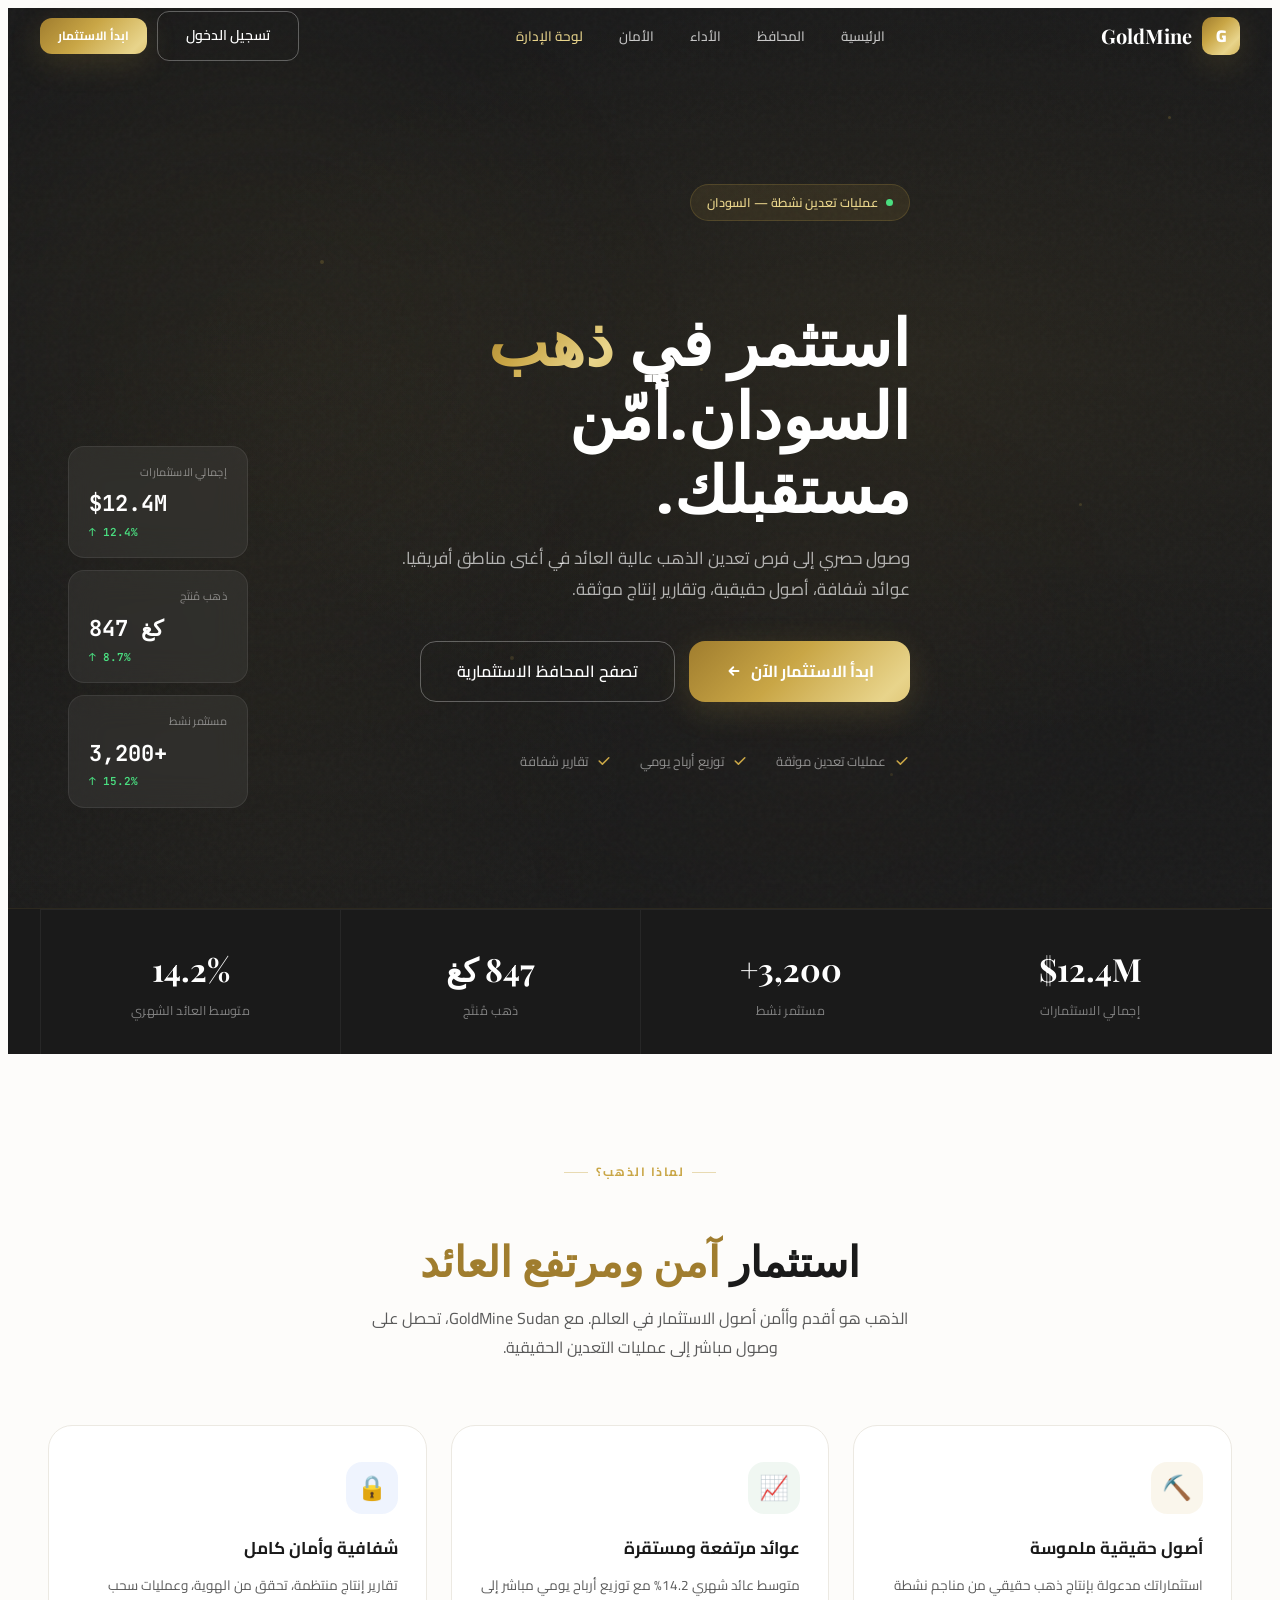
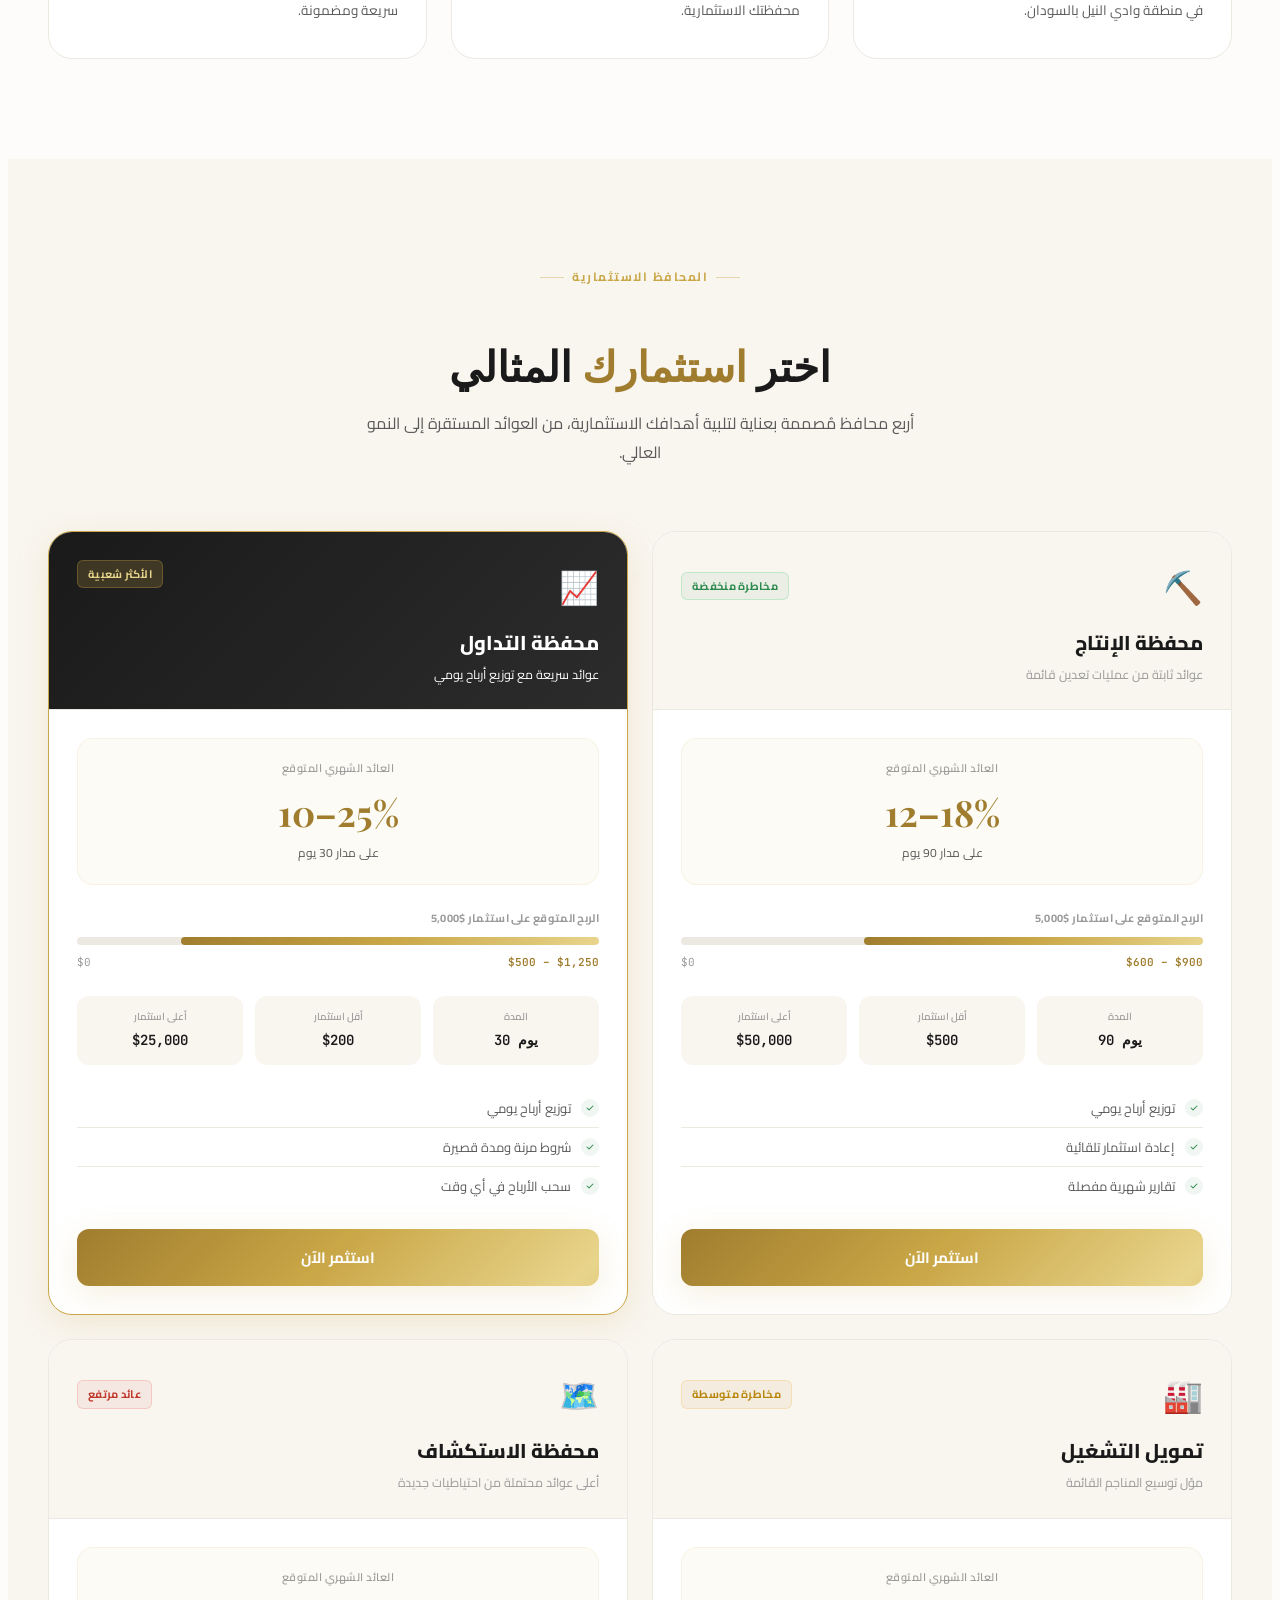
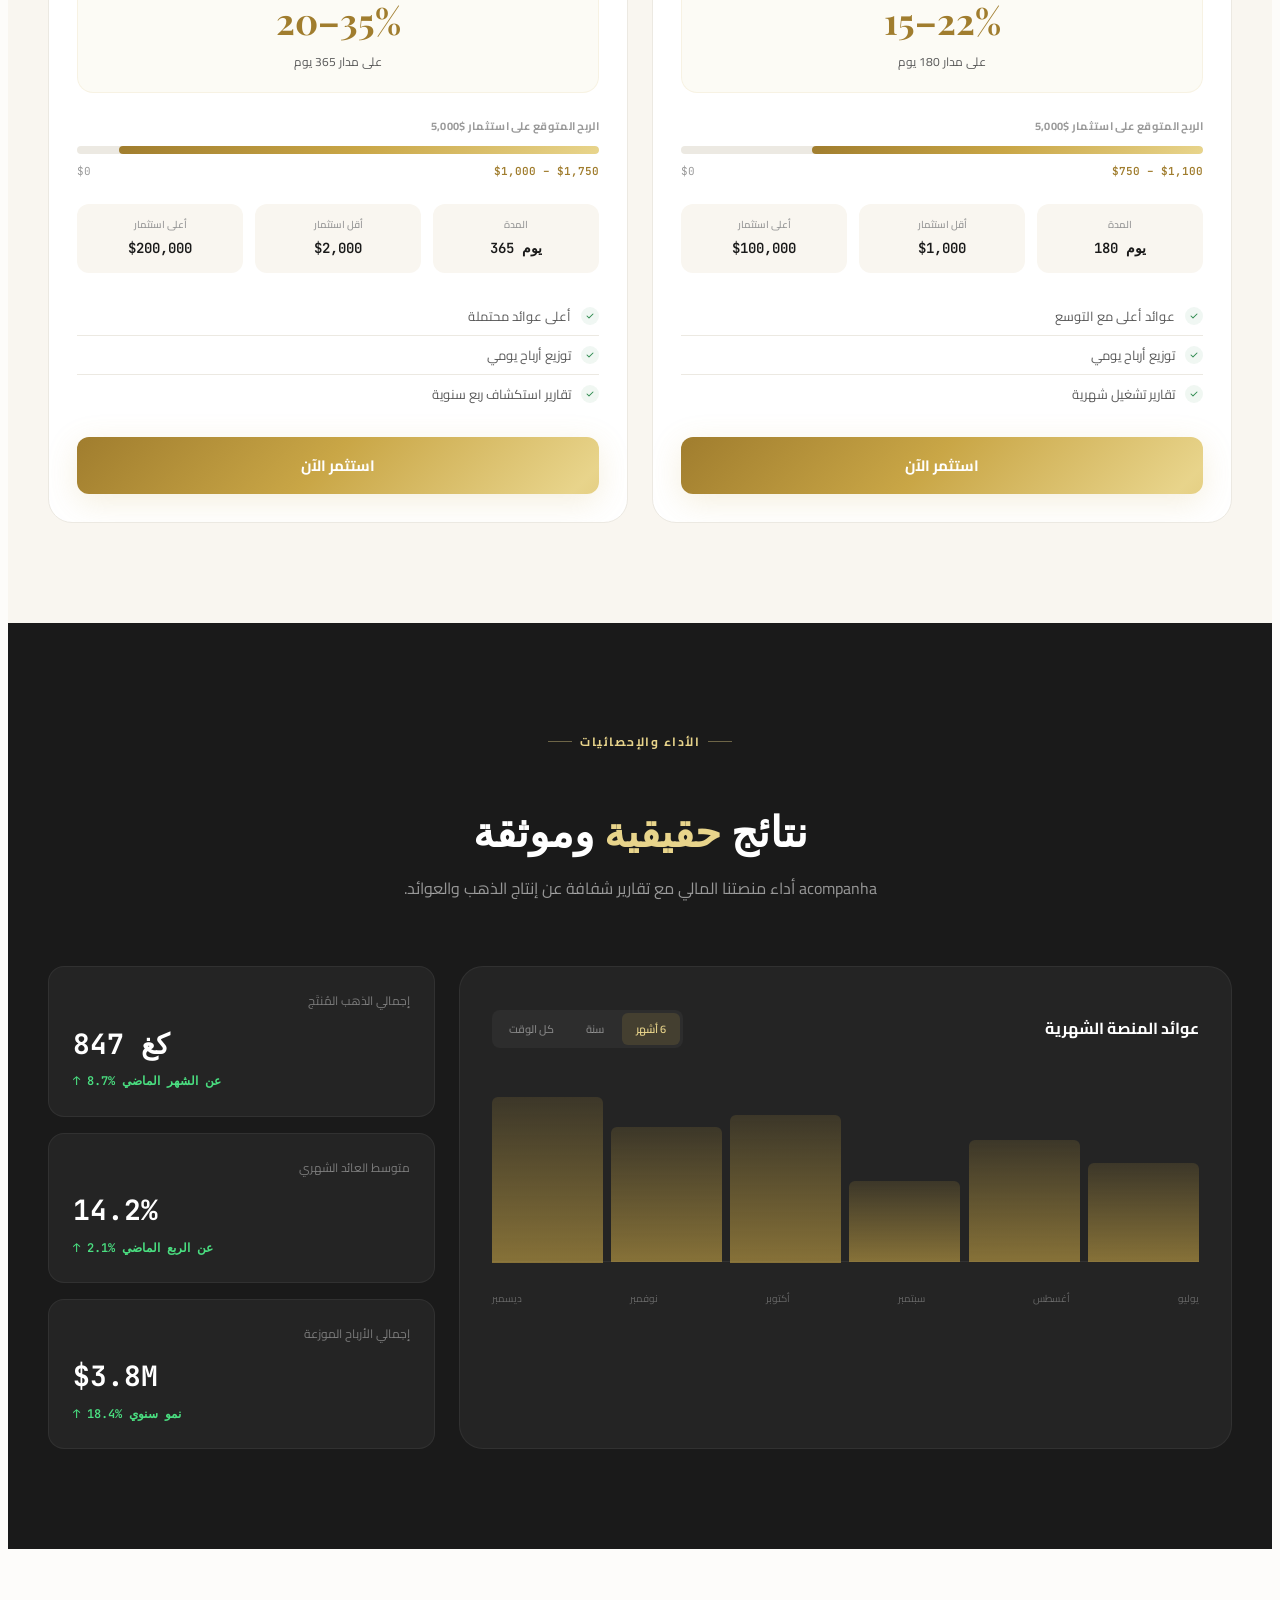
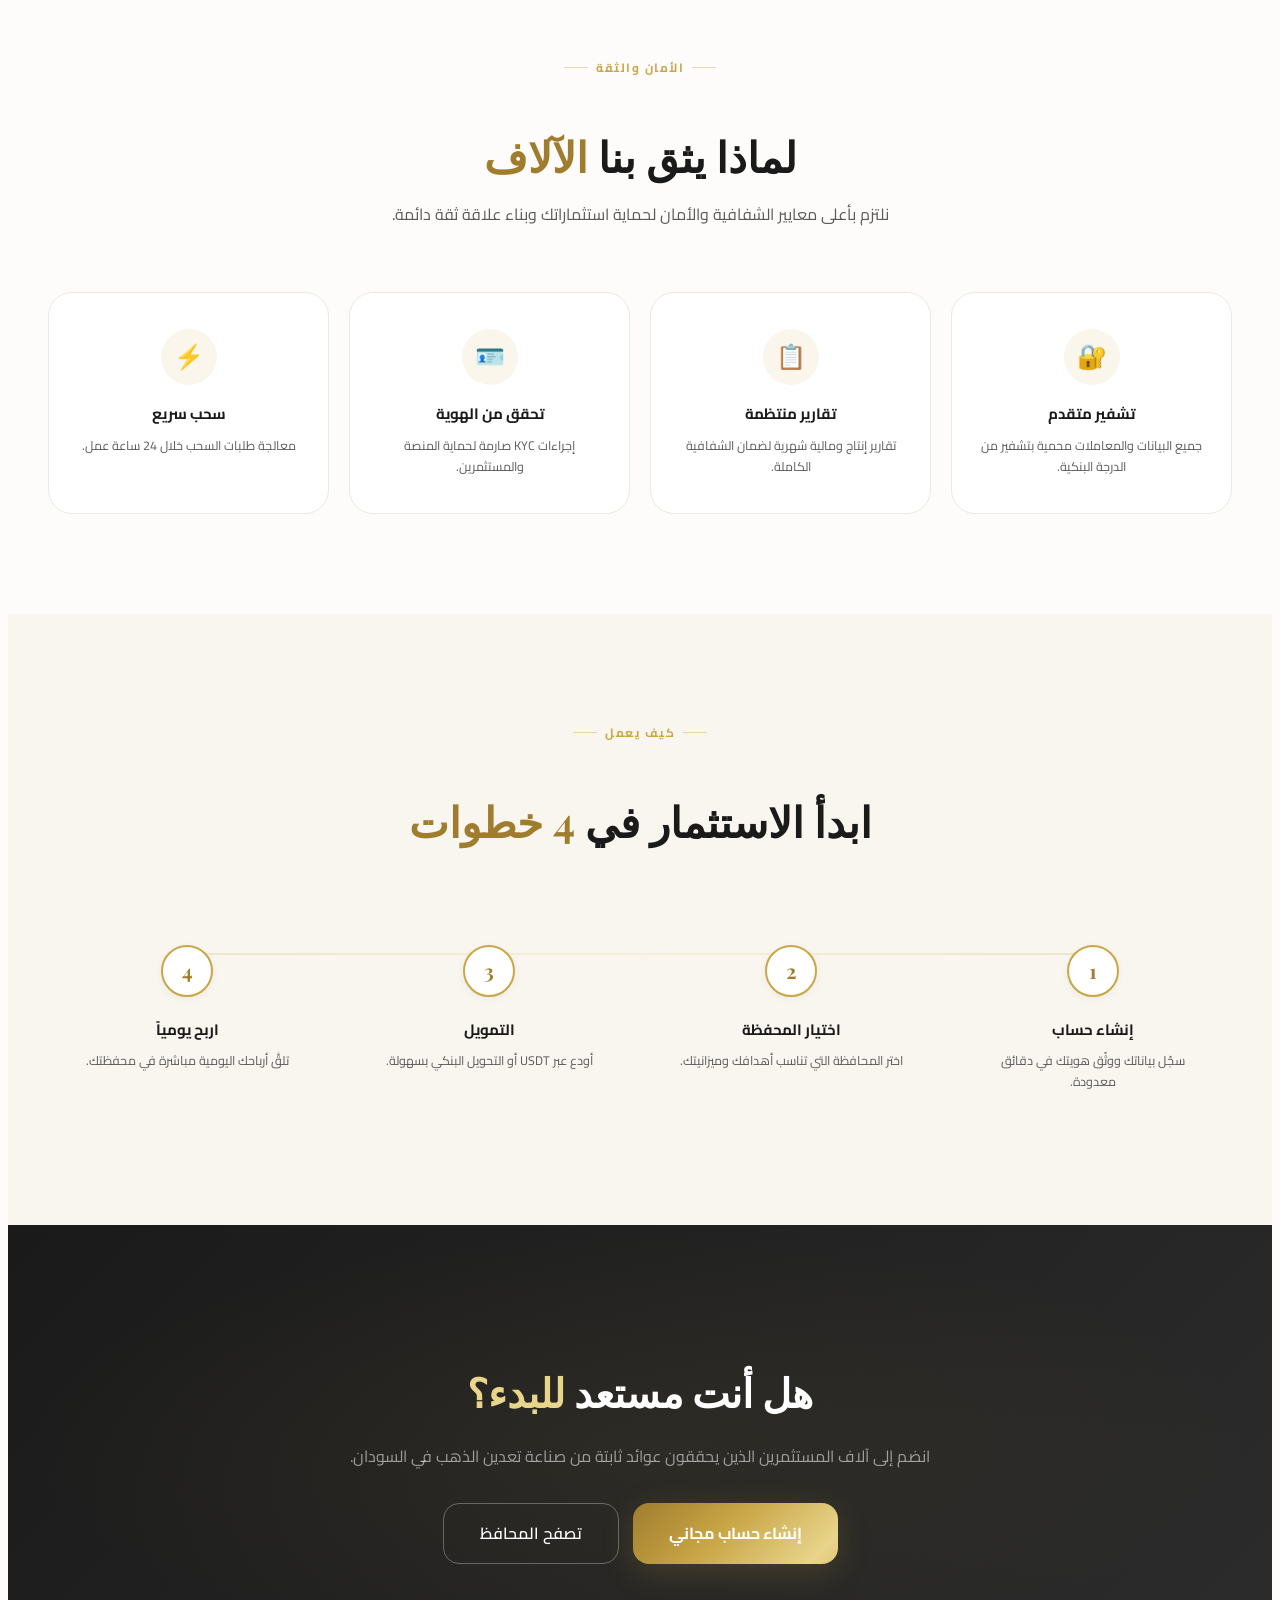
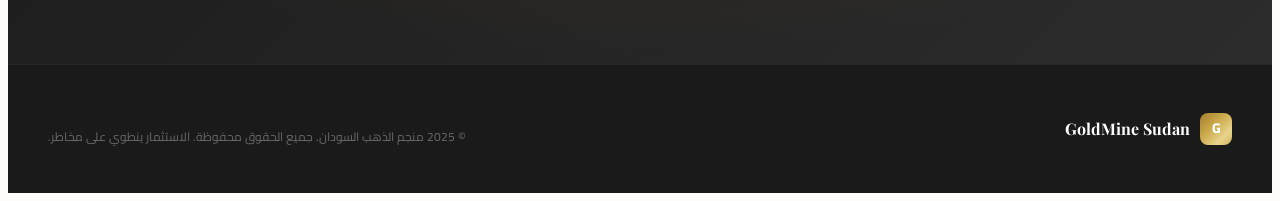
<file: index.html>
<!DOCTYPE html>
<html lang="ar" dir="rtl">
<head>
  <meta charset="UTF-8">
  <meta name="viewport" content="width=device-width, initial-scale=1.0">
  <title>GoldMine Sudan — استثمر في ذهب السودان</title>
  <link rel="preconnect" href="https://fonts.googleapis.com">
  <link rel="preconnect" href="https://fonts.gstatic.com" crossorigin>
  <link href="https://fonts.googleapis.com/css2?family=Inter:wght@300;400;500;600;700;800;900&family=Cairo:wght@300;400;500;600;700;800;900&family=JetBrains+Mono:wght@400;500;600;700&family=Playfair+Display:wght@400;500;600;700;800;900&display=swap" rel="stylesheet">
  <link rel="stylesheet" href="css/variables.css">
  <link rel="stylesheet" href="css/base.css">
  <link rel="stylesheet" href="css/components.css">
  <link rel="stylesheet" href="css/navbar.css">
  <link rel="stylesheet" href="css/pages.css">

  <style>
    /* ══════════════════════════════════════════════════════════════
       DESIGN SYSTEM — Premium Investment Platform
       Gold + White + Charcoal + Warm Neutrals
       ══════════════════════════════════════════════════════════════ */

    :root {
      --gold: #C9A646;
      --gold-light: #E8D48B;
      --gold-dark: #A07D2E;
      --gold-deep: #7A5C1E;
      --gold-glow: rgba(201,166,70,0.10);
      --gold-subtle: rgba(201,166,70,0.05);
      --gold-shimmer: linear-gradient(135deg, #A07D2E, #C9A646, #E8D48B, #C9A646, #A07D2E);

      --bg-page: #FDFCFA;
      --bg-warm: #F9F6F0;
      --bg-card: #FFFFFF;
      --bg-dark: #1A1A1A;
      --bg-dark-card: #242424;
      --bg-charcoal: #2C2C2C;

      --text-primary: #1A1A1A;
      --text-secondary: #5A5A5A;
      --text-muted: #9A9A9A;
      --text-inverse: #FFFFFF;
      --text-gold-on-dark: #E8D48B;

      --border-light: #ECE9E2;
      --border-medium: #D8D4CC;
      --border-gold: rgba(201,166,70,0.30);

      --success: #2D8A4E;
      --success-bg: rgba(45,138,78,0.07);
      --warning: #B8860B;
      --warning-bg: rgba(184,134,11,0.07);
      --danger: #C0392B;
      --danger-bg: rgba(192,57,43,0.07);
      --info: #2563EB;
      --info-bg: rgba(37,99,235,0.07);

      --shadow-xs: 0 1px 2px rgba(0,0,0,0.04);
      --shadow-sm: 0 2px 8px rgba(0,0,0,0.05);
      --shadow-md: 0 8px 24px rgba(0,0,0,0.07);
      --shadow-lg: 0 16px 48px rgba(0,0,0,0.09);
      --shadow-xl: 0 24px 64px rgba(0,0,0,0.12);
      --shadow-gold: 0 8px 32px rgba(201,166,70,0.18);
      --shadow-gold-lg: 0 16px 48px rgba(201,166,70,0.22);

      --radius-sm: 8px;
      --radius-md: 12px;
      --radius-lg: 16px;
      --radius-xl: 24px;
      --radius-2xl: 32px;

      --ease: cubic-bezier(0.4, 0, 0.2, 1);
      --transition: all 0.3s var(--ease);
    }

    /* ── Reset & Base ── */
    *, *::before, *::after { box-sizing: border-box; }
    body {
      background: var(--bg-page);
      color: var(--text-primary);
      font-family: 'Cairo', 'Inter', sans-serif;
      -webkit-font-smoothing: antialiased;
      -moz-osx-font-smoothing: grayscale;
      line-height: 1.7;
      overflow-x: hidden;
    }

    /* ── Animations ── */
    @keyframes fadeUp {
      from { opacity: 0; transform: translateY(24px); }
      to { opacity: 1; transform: translateY(0); }
    }
    @keyframes fadeIn {
      from { opacity: 0; }
      to { opacity: 1; }
    }
    @keyframes slideRight {
      from { opacity: 0; transform: translateX(30px); }
      to { opacity: 1; transform: translateX(0); }
    }
    @keyframes slideLeft {
      from { opacity: 0; transform: translateX(-30px); }
      to { opacity: 1; transform: translateX(0); }
    }
    @keyframes scaleIn {
      from { opacity: 0; transform: scale(0.92); }
      to { opacity: 1; transform: scale(1); }
    }
    @keyframes shimmer {
      0% { background-position: -200% center; }
      100% { background-position: 200% center; }
    }
    @keyframes pulse {
      0%, 100% { opacity: 1; }
      50% { opacity: 0.4; }
    }
    @keyframes float {
      0%, 100% { transform: translateY(0); }
      50% { transform: translateY(-8px); }
    }
    @keyframes barGrow {
      from { transform: scaleY(0); }
      to { transform: scaleY(1); }
    }
    @keyframes countUp {
      from { opacity: 0; transform: translateY(10px); }
      to { opacity: 1; transform: translateY(0); }
    }
    @keyframes goldLine {
      from { width: 0; }
      to { width: 60px; }
    }
    @keyframes heroGlow {
      0%, 100% { opacity: 0.3; }
      50% { opacity: 0.6; }
    }

    .reveal { opacity: 0; transform: translateY(20px); transition: opacity 0.6s var(--ease), transform 0.6s var(--ease); }
    .reveal.visible { opacity: 1; transform: translateY(0); }
    .stagger > * { opacity: 0; animation: fadeUp 0.55s var(--ease) forwards; }
    .stagger > *:nth-child(1) { animation-delay: 0.05s; }
    .stagger > *:nth-child(2) { animation-delay: 0.12s; }
    .stagger > *:nth-child(3) { animation-delay: 0.19s; }
    .stagger > *:nth-child(4) { animation-delay: 0.26s; }
    .stagger > *:nth-child(5) { animation-delay: 0.33s; }
    .stagger > *:nth-child(6) { animation-delay: 0.40s; }

    /* ── Gold Text ── */
    .gold-text {
      background: var(--gold-shimmer);
      background-size: 200% auto;
      -webkit-background-clip: text;
      -webkit-text-fill-color: transparent;
      background-clip: text;
      animation: shimmer 4s linear infinite;
    }
    .gold-text-static {
      color: var(--gold);
    }

    /* ══════════════════════════════════════════════════════════════
       NAVBAR — Transparent → Solid on Scroll
       ══════════════════════════════════════════════════════════════ */
    .site-nav {
      position: fixed;
      top: 0; left: 0; right: 0;
      z-index: 100;
      padding: 0 40px;
      height: 72px;
      display: flex;
      align-items: center;
      justify-content: space-between;
      transition: var(--transition);
      background: transparent;
    }
    .site-nav.scrolled {
      background: rgba(253,252,250,0.92);
      backdrop-filter: blur(20px);
      -webkit-backdrop-filter: blur(20px);
      border-bottom: 1px solid var(--border-light);
      box-shadow: var(--shadow-xs);
    }
    .site-nav.scrolled .nav-logo-text { color: var(--text-primary); }
    .site-nav.scrolled .nav-link { color: var(--text-secondary); }
    .site-nav.scrolled .nav-link:hover { color: var(--gold-dark); }

    .nav-logo-wrap {
      display: flex;
      align-items: center;
      gap: 10px;
      text-decoration: none;
      cursor: pointer;
    }
    .nav-logo-icon {
      width: 38px; height: 38px;
      border-radius: 10px;
      background: var(--gold-shimmer);
      background-size: 200% auto;
      animation: shimmer 3s linear infinite;
      display: flex; align-items: center; justify-content: center;
      font-weight: 900; font-size: 17px; color: #fff;
      box-shadow: var(--shadow-gold);
    }
    .nav-logo-text {
      font-family: 'Playfair Display', serif;
      font-size: 20px;
      font-weight: 700;
      color: var(--text-inverse);
      transition: var(--transition);
    }
    .nav-links-wrap {
      display: flex;
      align-items: center;
      gap: 4px;
    }
    .nav-link {
      padding: 8px 16px;
      border-radius: var(--radius-sm);
      font-size: 13.5px;
      font-weight: 500;
      color: rgba(255,255,255,0.75);
      text-decoration: none;
      transition: var(--transition);
      cursor: pointer;
    }
    .nav-link:hover { color: var(--gold-light); background: rgba(255,255,255,0.06); }
    .nav-link.active { color: var(--gold-light); font-weight: 600; }
    .nav-actions {
      display: flex;
      align-items: center;
      gap: 10px;
    }

    /* ── Buttons ── */
    .btn-gold {
      background: var(--gold-shimmer);
      background-size: 200% auto;
      color: #fff;
      font-weight: 700;
      padding: 12px 28px;
      border-radius: var(--radius-md);
      border: none;
      font-size: 14px;
      cursor: pointer;
      transition: var(--transition);
      display: inline-flex;
      align-items: center;
      gap: 8px;
      text-decoration: none;
      font-family: inherit;
      box-shadow: var(--shadow-gold);
      animation: shimmer 3s linear infinite;
    }
    .btn-gold:hover {
      transform: translateY(-2px);
      box-shadow: var(--shadow-gold-lg);
    }
    .btn-gold:active { transform: translateY(0); }
    .btn-gold.btn-sm { padding: 8px 18px; font-size: 12px; }
    .btn-gold.btn-lg { padding: 16px 36px; font-size: 16px; border-radius: var(--radius-lg); }

    .btn-outline-light {
      border: 1.5px solid rgba(255,255,255,0.3);
      color: #fff;
      font-weight: 600;
      padding: 12px 28px;
      border-radius: var(--radius-md);
      background: transparent;
      cursor: pointer;
      transition: var(--transition);
      font-size: 14px;
      text-decoration: none;
      font-family: inherit;
    }
    .btn-outline-light:hover {
      border-color: var(--gold-light);
      color: var(--gold-light);
      background: rgba(201,166,70,0.08);
    }

    .btn-outline {
      border: 1.5px solid var(--border-medium);
      color: var(--text-secondary);
      font-weight: 600;
      padding: 12px 28px;
      border-radius: var(--radius-md);
      background: var(--bg-card);
      cursor: pointer;
      transition: var(--transition);
      font-size: 14px;
      text-decoration: none;
      font-family: inherit;
    }
    .btn-outline:hover {
      border-color: var(--gold);
      color: var(--gold-dark);
      background: var(--gold-subtle);
    }
    .btn-outline.btn-sm { padding: 8px 18px; font-size: 12px; }

    .btn-ghost {
      background: none;
      border: none;
      color: var(--gold);
      font-weight: 600;
      font-size: 14px;
      cursor: pointer;
      font-family: inherit;
      display: inline-flex;
      align-items: center;
      gap: 6px;
      transition: var(--transition);
      padding: 0;
    }
    .btn-ghost:hover { color: var(--gold-dark); gap: 10px; }

    /* ══════════════════════════════════════════════════════════════
       SECTION: HERO
       ══════════════════════════════════════════════════════════════ */
    .hero {
      min-height: 100vh;
      display: flex;
      align-items: center;
      position: relative;
      overflow: hidden;
      background: var(--bg-dark);
    }
    .hero::before {
      content: '';
      position: absolute;
      inset: 0;
      background:
        radial-gradient(ellipse 80% 60% at 70% 40%, rgba(201,166,70,0.08) 0%, transparent 70%),
        radial-gradient(ellipse 50% 80% at 20% 80%, rgba(201,166,70,0.04) 0%, transparent 60%),
        linear-gradient(180deg, rgba(0,0,0,0) 0%, rgba(26,26,26,0.5) 100%);
      z-index: 1;
    }
    .hero::after {
      content: '';
      position: absolute;
      inset: 0;
      background-image: url("data:image/svg+xml,%3Csvg viewBox='0 0 256 256' xmlns='http://www.w3.org/2000/svg'%3E%3Cfilter id='n'%3E%3CfeTurbulence type='fractalNoise' baseFrequency='.75' numOctaves='4' stitchTiles='stitch'/%3E%3C/filter%3E%3Crect width='100%25' height='100%25' filter='url(%23n)' opacity='.03'/%3E%3C/svg%3E");
      z-index: 1;
    }

    .hero-particles {
      position: absolute;
      inset: 0;
      overflow: hidden;
      z-index: 0;
    }
    .hero-particle {
      position: absolute;
      width: 3px; height: 3px;
      background: rgba(201,166,70,0.25);
      border-radius: 50%;
      animation: float 6s ease-in-out infinite;
    }

    .hero-glow-orb {
      position: absolute;
      border-radius: 50%;
      filter: blur(100px);
      z-index: 0;
      animation: heroGlow 8s ease-in-out infinite;
    }

    .hero-inner {
      position: relative;
      z-index: 2;
      max-width: 720px;
      padding: 120px 0 80px;
    }
    .hero-badge {
      display: inline-flex;
      align-items: center;
      gap: 8px;
      padding: 7px 16px;
      border-radius: 999px;
      background: rgba(201,166,70,0.10);
      border: 1px solid rgba(201,166,70,0.20);
      margin-bottom: 28px;
      animation: fadeUp 0.6s var(--ease) 0.2s forwards;
      opacity: 0;
    }
    .hero-badge .dot {
      width: 7px; height: 7px;
      border-radius: 50%;
      background: #4ADE80;
      animation: pulse 2s infinite;
    }
    .hero-badge span {
      font-size: 12.5px;
      font-weight: 600;
      color: var(--gold-light);
    }
    .hero-title {
      font-family: 'Playfair Display', serif;
      font-size: clamp(36px, 5vw, 64px);
      font-weight: 800;
      color: var(--text-inverse);
      line-height: 1.15;
      margin-bottom: 20px;
      animation: fadeUp 0.6s var(--ease) 0.35s forwards;
      opacity: 0;
    }
    .hero-title .gold-accent {
      background: var(--gold-shimmer);
      background-size: 200% auto;
      -webkit-background-clip: text;
      -webkit-text-fill-color: transparent;
      background-clip: text;
      animation: shimmer 4s linear infinite;
    }
    .hero-subtitle {
      font-size: 17px;
      color: rgba(255,255,255,0.65);
      line-height: 1.8;
      max-width: 540px;
      margin-bottom: 36px;
      animation: fadeUp 0.6s var(--ease) 0.5s forwards;
      opacity: 0;
    }
    .hero-actions {
      display: flex;
      flex-wrap: wrap;
      gap: 14px;
      margin-bottom: 48px;
      animation: fadeUp 0.6s var(--ease) 0.65s forwards;
      opacity: 0;
    }
    .hero-trust {
      display: flex;
      flex-wrap: wrap;
      gap: 28px;
      animation: fadeUp 0.6s var(--ease) 0.8s forwards;
      opacity: 0;
    }
    .hero-trust-item {
      display: flex;
      align-items: center;
      gap: 8px;
      font-size: 13px;
      color: rgba(255,255,255,0.5);
    }
    .hero-trust-item svg { flex-shrink: 0; }

    /* Hero Stats Floating Cards */
    .hero-stats-float {
      position: absolute;
      left: 60px;
      bottom: 100px;
      z-index: 2;
      display: flex;
      flex-direction: column;
      gap: 12px;
      animation: slideLeft 0.7s var(--ease) 1s forwards;
      opacity: 0;
    }
    .hero-stat-card {
      background: rgba(255,255,255,0.06);
      backdrop-filter: blur(16px);
      -webkit-backdrop-filter: blur(16px);
      border: 1px solid rgba(255,255,255,0.08);
      border-radius: var(--radius-lg);
      padding: 16px 20px;
      min-width: 180px;
    }
    .hero-stat-card .hsc-label {
      font-size: 11px;
      color: rgba(255,255,255,0.45);
      margin-bottom: 4px;
      letter-spacing: 0.3px;
    }
    .hero-stat-card .hsc-value {
      font-family: 'JetBrains Mono', monospace;
      font-size: 22px;
      font-weight: 700;
      color: var(--text-inverse);
      direction: ltr;
    }
    .hero-stat-card .hsc-trend {
      font-size: 11px;
      font-weight: 600;
      color: #4ADE80;
      font-family: 'JetBrains Mono', monospace;
      direction: ltr;
    }

    /* ══════════════════════════════════════════════════════════════
       SECTION: LIVE METRICS BAR
       ══════════════════════════════════════════════════════════════ */
    .metrics-bar {
      background: var(--bg-dark);
      border-top: 1px solid rgba(201,166,70,0.10);
      padding: 0;
      position: relative;
      z-index: 2;
    }
    .metrics-inner {
      max-width: 1200px;
      margin: 0 auto;
      display: grid;
      grid-template-columns: repeat(4, 1fr);
      border-top: 1px solid rgba(255,255,255,0.06);
    }
    .metric-item {
      text-align: center;
      padding: 32px 20px;
      border-left: 1px solid rgba(255,255,255,0.06);
      transition: var(--transition);
    }
    .metric-item:first-child { border-left: none; }
    .metric-item:hover { background: rgba(201,166,70,0.04); }
    .metric-item .mi-value {
      font-family: 'Playfair Display', serif;
      font-size: 32px;
      font-weight: 700;
      color: var(--text-inverse);
      margin-bottom: 4px;
    }
    .metric-item .mi-label {
      font-size: 12.5px;
      color: rgba(255,255,255,0.45);
      letter-spacing: 0.3px;
    }

    /* ══════════════════════════════════════════════════════════════
       SECTION: WHY GOLD (Value Proposition)
       ══════════════════════════════════════════════════════════════ */
    .section {
      padding: 100px 40px;
    }
    .section-inner {
      max-width: 1200px;
      margin: 0 auto;
    }
    .section-header {
      text-align: center;
      margin-bottom: 64px;
    }
    .section-eyebrow {
      display: inline-flex;
      align-items: center;
      gap: 8px;
      font-size: 12px;
      font-weight: 700;
      letter-spacing: 1.5px;
      text-transform: uppercase;
      color: var(--gold);
      margin-bottom: 16px;
    }
    .section-eyebrow::before,
    .section-eyebrow::after {
      content: '';
      width: 24px;
      height: 1px;
      background: var(--gold);
      opacity: 0.4;
    }
    .section-title {
      font-family: 'Playfair Display', serif;
      font-size: clamp(28px, 3.5vw, 42px);
      font-weight: 700;
      color: var(--text-primary);
      line-height: 1.3;
      margin-bottom: 16px;
    }
    .section-subtitle {
      font-size: 16px;
      color: var(--text-secondary);
      max-width: 560px;
      margin: 0 auto;
      line-height: 1.8;
    }

    .why-gold-grid {
      display: grid;
      grid-template-columns: repeat(3, 1fr);
      gap: 24px;
    }
    .why-card {
      background: var(--bg-card);
      border: 1px solid var(--border-light);
      border-radius: var(--radius-xl);
      padding: 36px 28px;
      transition: var(--transition);
      position: relative;
      overflow: hidden;
    }
    .why-card::before {
      content: '';
      position: absolute;
      top: 0; left: 0; right: 0;
      height: 3px;
      background: var(--gold-shimmer);
      background-size: 200% auto;
      opacity: 0;
      transition: var(--transition);
    }
    .why-card:hover {
      border-color: var(--border-gold);
      box-shadow: var(--shadow-md);
      transform: translateY(-4px);
    }
    .why-card:hover::before {
      opacity: 1;
      animation: shimmer 2s linear infinite;
    }
    .why-card .wc-icon {
      width: 52px; height: 52px;
      border-radius: var(--radius-lg);
      display: flex; align-items: center; justify-content: center;
      font-size: 24px;
      margin-bottom: 20px;
    }
    .why-card .wc-title {
      font-family: 'Cairo', serif;
      font-size: 17px;
      font-weight: 700;
      margin-bottom: 10px;
      color: var(--text-primary);
    }
    .why-card .wc-desc {
      font-size: 13.5px;
      color: var(--text-secondary);
      line-height: 1.8;
    }

    /* ══════════════════════════════════════════════════════════════
       SECTION: INVESTMENT PLANS (Portfolios)
       ══════════════════════════════════════════════════════════════ */
    .plans-section {
      background: var(--bg-warm);
    }
    .plans-grid {
      display: grid;
      grid-template-columns: repeat(2, 1fr);
      gap: 24px;
    }
    .plan-card {
      background: var(--bg-card);
      border: 1px solid var(--border-light);
      border-radius: var(--radius-xl);
      overflow: hidden;
      transition: var(--transition);
      position: relative;
    }
    .plan-card:hover {
      border-color: var(--border-gold);
      box-shadow: var(--shadow-lg);
      transform: translateY(-4px);
    }
    .plan-card.featured {
      border-color: var(--gold);
      box-shadow: var(--shadow-gold);
    }
    .plan-card.featured .plan-header {
      background: linear-gradient(135deg, var(--bg-dark), var(--bg-charcoal));
    }
    .plan-card.featured .plan-header .ph-title,
    .plan-card.featured .plan-header .ph-subtitle { color: var(--text-inverse); }
    .plan-card.featured .plan-header .ph-badge {
      background: rgba(201,166,70,0.20);
      color: var(--gold-light);
      border: 1px solid rgba(201,166,70,0.30);
    }

    .plan-header {
      padding: 28px 28px 24px;
      background: var(--bg-warm);
      border-bottom: 1px solid var(--border-light);
    }
    .plan-header .ph-top {
      display: flex;
      justify-content: space-between;
      align-items: flex-start;
      margin-bottom: 12px;
    }
    .plan-header .ph-icon {
      font-size: 32px;
    }
    .plan-header .ph-badge {
      padding: 4px 10px;
      border-radius: 6px;
      font-size: 11px;
      font-weight: 700;
      letter-spacing: 0.3px;
    }
    .plan-header .ph-title {
      font-family: 'Cairo', serif;
      font-size: 20px;
      font-weight: 800;
      margin-bottom: 4px;
    }
    .plan-header .ph-subtitle {
      font-size: 12.5px;
      color: var(--text-muted);
    }

    .plan-body { padding: 28px; }

    .plan-roi {
      text-align: center;
      padding: 20px;
      background: var(--gold-subtle);
      border-radius: var(--radius-lg);
      margin-bottom: 24px;
      border: 1px solid rgba(201,166,70,0.10);
    }
    .plan-roi .pr-label {
      font-size: 11px;
      color: var(--text-muted);
      margin-bottom: 4px;
      font-weight: 600;
      letter-spacing: 0.5px;
    }
    .plan-roi .pr-value {
      font-family: 'Playfair Display', serif;
      font-size: 36px;
      font-weight: 700;
      color: var(--gold-dark);
      direction: ltr;
    }
    .plan-roi .pr-period {
      font-size: 12px;
      color: var(--text-secondary);
    }

    /* Profit Projection Visual */
    .plan-projection {
      margin-bottom: 24px;
    }
    .plan-projection .pp-label {
      font-size: 11px;
      font-weight: 700;
      color: var(--text-muted);
      margin-bottom: 10px;
      letter-spacing: 0.3px;
    }
    .pp-bar-track {
      height: 8px;
      background: var(--border-light);
      border-radius: 4px;
      overflow: hidden;
      margin-bottom: 8px;
    }
    .pp-bar-fill {
      height: 100%;
      border-radius: 4px;
      background: var(--gold-shimmer);
      background-size: 200% auto;
      animation: shimmer 3s linear infinite;
      transition: width 1s var(--ease);
    }
    .pp-bar-labels {
      display: flex;
      justify-content: space-between;
      font-size: 11px;
      color: var(--text-muted);
      font-family: 'JetBrains Mono', monospace;
      direction: ltr;
    }

    .plan-details {
      display: grid;
      grid-template-columns: repeat(3, 1fr);
      gap: 12px;
      margin-bottom: 24px;
    }
    .pd-item {
      text-align: center;
      padding: 12px 8px;
      background: var(--bg-warm);
      border-radius: var(--radius-md);
    }
    .pd-item .pd-label {
      font-size: 10px;
      color: var(--text-muted);
      margin-bottom: 4px;
      font-weight: 600;
    }
    .pd-item .pd-value {
      font-family: 'JetBrains Mono', monospace;
      font-size: 14px;
      font-weight: 600;
      color: var(--text-primary);
      direction: ltr;
    }

    .plan-features {
      list-style: none;
      padding: 0;
      margin: 0 0 24px;
    }
    .plan-features li {
      display: flex;
      align-items: center;
      gap: 10px;
      padding: 8px 0;
      font-size: 13px;
      color: var(--text-secondary);
      border-bottom: 1px solid var(--border-light);
    }
    .plan-features li:last-child { border-bottom: none; }
    .plan-features li .check {
      width: 18px; height: 18px;
      border-radius: 50%;
      background: var(--success-bg);
      display: flex; align-items: center; justify-content: center;
      flex-shrink: 0;
    }
    .plan-features li .check svg { width: 10px; height: 10px; }

    .plan-cta {
      width: 100%;
      justify-content: center;
      padding: 14px;
      font-size: 15px;
    }

    /* ══════════════════════════════════════════════════════════════
       SECTION: PERFORMANCE / CHART
       ══════════════════════════════════════════════════════════════ */
    .performance-section {
      background: var(--bg-dark);
      color: var(--text-inverse);
    }
    .performance-section .section-title { color: var(--text-inverse); }
    .performance-section .section-subtitle { color: rgba(255,255,255,0.55); }
    .performance-section .section-eyebrow { color: var(--gold-light); }
    .performance-section .section-eyebrow::before,
    .performance-section .section-eyebrow::after { background: var(--gold-light); }

    .perf-grid {
      display: grid;
      grid-template-columns: 2fr 1fr;
      gap: 24px;
    }
    .perf-chart-card {
      background: var(--bg-dark-card);
      border: 1px solid rgba(255,255,255,0.06);
      border-radius: var(--radius-xl);
      padding: 32px;
    }
    .perf-chart-header {
      display: flex;
      justify-content: space-between;
      align-items: center;
      margin-bottom: 24px;
    }
    .perf-chart-header h3 {
      font-family: 'Cairo', serif;
      font-size: 16px;
      font-weight: 700;
    }
    .perf-chart-tabs {
      display: flex;
      gap: 4px;
      background: rgba(255,255,255,0.04);
      border-radius: 8px;
      padding: 3px;
    }
    .perf-chart-tab {
      padding: 6px 14px;
      font-size: 11px;
      font-weight: 600;
      border-radius: 6px;
      border: none;
      cursor: pointer;
      transition: var(--transition);
      font-family: inherit;
      background: transparent;
      color: rgba(255,255,255,0.4);
    }
    .perf-chart-tab.active {
      background: rgba(201,166,70,0.15);
      color: var(--gold-light);
    }

    .perf-chart-area {
      height: 200px;
      display: flex;
      align-items: flex-end;
      gap: 8px;
      padding: 0 0 20px;
      position: relative;
    }
    .perf-chart-area::before {
      content: '';
      position: absolute;
      bottom: 20px;
      left: 0; right: 0;
      height: 1px;
      background: rgba(255,255,255,0.06);
    }
    .perf-bar {
      flex: 1;
      border-radius: 6px 6px 0 0;
      background: linear-gradient(to top, rgba(201,166,70,0.6), rgba(201,166,70,0.15));
      transition: var(--transition);
      position: relative;
      transform-origin: bottom;
      animation: barGrow 0.8s var(--ease) forwards;
      cursor: pointer;
    }
    .perf-bar:hover {
      background: linear-gradient(to top, var(--gold), rgba(201,166,70,0.4));
      box-shadow: 0 -8px 20px rgba(201,166,70,0.2);
    }
    .perf-bar::after {
      content: attr(data-val);
      position: absolute;
      top: -24px;
      left: 50%;
      transform: translateX(-50%);
      font-size: 9px;
      font-family: 'JetBrains Mono', monospace;
      color: var(--gold-light);
      white-space: nowrap;
      opacity: 0;
      transition: var(--transition);
    }
    .perf-bar:hover::after { opacity: 1; }
    .perf-chart-labels {
      display: flex;
      justify-content: space-between;
      font-size: 10px;
      color: rgba(255,255,255,0.3);
      margin-top: 8px;
    }

    .perf-summary-cards {
      display: flex;
      flex-direction: column;
      gap: 16px;
    }
    .psc-card {
      background: var(--bg-dark-card);
      border: 1px solid rgba(255,255,255,0.06);
      border-radius: var(--radius-lg);
      padding: 24px;
      transition: var(--transition);
    }
    .psc-card:hover {
      border-color: rgba(201,166,70,0.2);
      box-shadow: 0 4px 20px rgba(201,166,70,0.08);
    }
    .psc-card .psc-label {
      font-size: 12px;
      color: rgba(255,255,255,0.4);
      margin-bottom: 8px;
    }
    .psc-card .psc-value {
      font-family: 'JetBrains Mono', monospace;
      font-size: 28px;
      font-weight: 700;
      color: var(--text-inverse);
      direction: ltr;
      margin-bottom: 4px;
    }
    .psc-card .psc-change {
      font-size: 12px;
      font-weight: 600;
      font-family: 'JetBrains Mono', monospace;
      direction: ltr;
    }
    .psc-change.up { color: #4ADE80; }
    .psc-change.down { color: #F87171; }

    /* ══════════════════════════════════════════════════════════════
       SECTION: TRUST & SECURITY
       ══════════════════════════════════════════════════════════════ */
    .trust-grid {
      display: grid;
      grid-template-columns: repeat(4, 1fr);
      gap: 20px;
    }
    .trust-card {
      text-align: center;
      padding: 36px 20px;
      background: var(--bg-card);
      border: 1px solid var(--border-light);
      border-radius: var(--radius-xl);
      transition: var(--transition);
    }
    .trust-card:hover {
      border-color: var(--border-gold);
      box-shadow: var(--shadow-md);
      transform: translateY(-3px);
    }
    .trust-card .tc-icon {
      width: 56px; height: 56px;
      border-radius: 50%;
      background: var(--gold-glow);
      display: flex; align-items: center; justify-content: center;
      font-size: 24px;
      margin: 0 auto 16px;
    }
    .trust-card .tc-title {
      font-family: 'Cairo', serif;
      font-size: 15px;
      font-weight: 700;
      margin-bottom: 8px;
    }
    .trust-card .tc-desc {
      font-size: 12.5px;
      color: var(--text-secondary);
      line-height: 1.7;
    }

    /* ══════════════════════════════════════════════════════════════
       SECTION: HOW IT WORKS
       ══════════════════════════════════════════════════════════════ */
    .steps-grid {
      display: grid;
      grid-template-columns: repeat(4, 1fr);
      gap: 24px;
      position: relative;
    }
    .steps-grid::before {
      content: '';
      position: absolute;
      top: 40px;
      left: 12%;
      right: 12%;
      height: 2px;
      background: linear-gradient(90deg, var(--gold), var(--gold-light), var(--gold));
      opacity: 0.2;
    }
    .step-card {
      text-align: center;
      position: relative;
    }
    .step-number {
      width: 52px; height: 52px;
      border-radius: 50%;
      background: var(--bg-card);
      border: 2px solid var(--gold);
      display: flex; align-items: center; justify-content: center;
      font-family: 'Playfair Display', serif;
      font-size: 20px;
      font-weight: 700;
      color: var(--gold-dark);
      margin: 0 auto 20px;
      position: relative;
      z-index: 1;
      box-shadow: var(--shadow-sm);
    }
    .step-card .step-title {
      font-family: 'Cairo', serif;
      font-size: 15px;
      font-weight: 700;
      margin-bottom: 8px;
    }
    .step-card .step-desc {
      font-size: 12.5px;
      color: var(--text-secondary);
      line-height: 1.7;
    }

    /* ══════════════════════════════════════════════════════════════
       SECTION: CTA
       ══════════════════════════════════════════════════════════════ */
    .cta-section {
      background: linear-gradient(135deg, var(--bg-dark) 0%, var(--bg-charcoal) 100%);
      text-align: center;
      position: relative;
      overflow: hidden;
    }
    .cta-section::before {
      content: '';
      position: absolute;
      inset: 0;
      background: radial-gradient(ellipse at 50% 50%, rgba(201,166,70,0.06) 0%, transparent 70%);
    }
    .cta-inner {
      position: relative;
      z-index: 1;
      max-width: 600px;
      margin: 0 auto;
    }
    .cta-section .cta-title {
      font-family: 'Playfair Display', serif;
      font-size: clamp(28px, 3.5vw, 40px);
      font-weight: 700;
      color: var(--text-inverse);
      margin-bottom: 16px;
    }
    .cta-section .cta-desc {
      font-size: 16px;
      color: rgba(255,255,255,0.55);
      margin-bottom: 32px;
      line-height: 1.8;
    }
    .cta-actions {
      display: flex;
      justify-content: center;
      gap: 14px;
      flex-wrap: wrap;
    }

    /* ══════════════════════════════════════════════════════════════
       FOOTER
       ══════════════════════════════════════════════════════════════ */
    .site-footer {
      background: var(--bg-dark);
      padding: 48px 40px 32px;
      border-top: 1px solid rgba(255,255,255,0.06);
    }
    .footer-inner {
      max-width: 1200px;
      margin: 0 auto;
      display: flex;
      align-items: center;
      justify-content: space-between;
      flex-wrap: wrap;
      gap: 20px;
    }
    .footer-brand {
      display: flex;
      align-items: center;
      gap: 10px;
    }
    .footer-brand-icon {
      width: 32px; height: 32px;
      border-radius: 8px;
      background: var(--gold-shimmer);
      background-size: 200% auto;
      display: flex; align-items: center; justify-content: center;
      font-weight: 800; font-size: 14px; color: #fff;
    }
    .footer-brand-text {
      font-family: 'Playfair Display', serif;
      font-size: 16px;
      font-weight: 700;
      color: var(--text-inverse);
    }
    .footer-copy {
      font-size: 12px;
      color: rgba(255,255,255,0.35);
    }

    /* ══════════════════════════════════════════════════════════════
       ADMIN PANEL (Hidden by default, shown when needed)
       ══════════════════════════════════════════════════════════════ */
    .admin-layout { display: none; min-height: 100vh; }
    .admin-layout.active { display: flex; }

    .admin-sidebar {
      width: 264px;
      background: var(--bg-card);
      border-left: 1px solid var(--border-light);
      padding: 24px 14px;
      position: fixed;
      top: 72px;
      bottom: 0;
      right: 0;
      overflow-y: auto;
      box-shadow: -2px 0 12px rgba(0,0,0,0.03);
    }
    .admin-main {
      flex: 1;
      margin-right: 264px;
      padding: 32px 36px;
      background: var(--bg-page);
    }

    .admin-tab { display: none; }
    .admin-tab.active { display: block; animation: fadeIn 0.3s ease; }

    .sidebar-brand {
      display: flex;
      align-items: center;
      gap: 10px;
      padding: 0 10px;
      margin-bottom: 28px;
    }
    .sidebar-brand-icon {
      width: 34px; height: 34px;
      border-radius: 9px;
      background: linear-gradient(135deg, var(--gold), var(--gold-light));
      display: flex; align-items: center; justify-content: center;
      font-weight: 800; font-size: 14px; color: #fff;
    }
    .sidebar-brand-text {
      font-family: 'Cairo', serif;
      font-size: 15px;
      font-weight: 700;
    }
    .sidebar-section-label {
      font-size: 10px;
      font-weight: 700;
      text-transform: uppercase;
      letter-spacing: 1.2px;
      color: var(--text-muted);
      padding: 0 14px;
      margin-bottom: 6px;
      margin-top: 20px;
    }
    .sidebar-link {
      display: flex;
      align-items: center;
      gap: 10px;
      padding: 9px 14px;
      border-radius: var(--radius-md);
      font-size: 13px;
      font-weight: 500;
      color: var(--text-secondary);
      text-decoration: none;
      transition: var(--transition);
      cursor: pointer;
      margin-bottom: 2px;
      position: relative;
    }
    .sidebar-link:hover { background: var(--gold-subtle); color: var(--text-primary); }
    .sidebar-link.active {
      background: var(--gold-glow);
      color: var(--gold-dark);
      font-weight: 600;
    }
    .sidebar-link.active::before {
      content: '';
      position: absolute;
      right: 0;
      top: 50%;
      transform: translateY(-50%);
      width: 3px;
      height: 18px;
      background: var(--gold);
      border-radius: 3px;
    }

    /* ── Admin Shared Styles ── */
    .page-header {
      display: flex;
      align-items: flex-start;
      justify-content: space-between;
      margin-bottom: 28px;
      flex-wrap: wrap;
      gap: 16px;
    }
    .page-header h1 {
      font-family: 'Cairo', serif;
      font-size: 26px;
      font-weight: 800;
    }
    .page-header .subtitle {
      font-size: 13px;
      color: var(--text-secondary);
      margin-top: 4px;
    }

    .card {
      background: var(--bg-card);
      border: 1px solid var(--border-light);
      border-radius: var(--radius-lg);
      box-shadow: var(--shadow-xs);
      transition: var(--transition);
    }
    .card:hover { box-shadow: var(--shadow-sm); }
    .card-header {
      padding: 18px 22px;
      border-bottom: 1px solid var(--border-light);
      display: flex;
      align-items: center;
      justify-content: space-between;
    }
    .card-header h3 {
      font-family: 'Cairo', serif;
      font-size: 15px;
      font-weight: 700;
    }
    .card-body { padding: 22px; }

    .stats-grid {
      display: grid;
      grid-template-columns: repeat(5, 1fr);
      gap: 14px;
      margin-bottom: 24px;
    }
    .stat-card {
      background: var(--bg-card);
      border: 1px solid var(--border-light);
      border-radius: var(--radius-lg);
      padding: 20px 18px;
      box-shadow: var(--shadow-xs);
      transition: var(--transition);
      position: relative;
      overflow: hidden;
    }
    .stat-card::before {
      content: '';
      position: absolute;
      top: 0; left: 0; right: 0;
      height: 3px;
      background: var(--gold-shimmer);
      background-size: 200% auto;
      opacity: 0;
      transition: var(--transition);
    }
    .stat-card:hover { box-shadow: var(--shadow-sm); border-color: var(--border-gold); transform: translateY(-1px); }
    .stat-card:hover::before { opacity: 1; animation: shimmer 2s linear infinite; }
    .stat-card .stat-icon {
      width: 36px; height: 36px;
      border-radius: var(--radius-sm);
      display: flex; align-items: center; justify-content: center;
      font-size: 16px;
      margin-bottom: 12px;
    }
    .stat-card .stat-label { font-size: 11px; font-weight: 600; color: var(--text-muted); margin-bottom: 4px; }
    .stat-card .stat-value {
      font-family: 'JetBrains Mono', monospace;
      font-size: 22px;
      font-weight: 700;
      direction: ltr;
      text-align: left;
      margin-bottom: 4px;
    }
    .stat-card .stat-sub { font-size: 10.5px; direction: ltr; text-align: left; }
    .stat-trend { display: inline-flex; align-items: center; gap: 2px; font-size: 10px; font-weight: 600; font-family: 'JetBrains Mono', monospace; padding: 2px 5px; border-radius: 4px; direction: ltr; }
    .stat-trend.up { color: var(--success); background: var(--success-bg); }

    .alert-banner {
      background: var(--warning-bg);
      border: 1px solid rgba(184,134,11,0.12);
      border-radius: var(--radius-lg);
      padding: 14px 18px;
      margin-bottom: 24px;
      display: flex;
      align-items: center;
      gap: 12px;
    }
    .alert-banner .alert-icon {
      width: 36px; height: 36px;
      border-radius: var(--radius-sm);
      background: rgba(184,134,11,0.10);
      display: flex; align-items: center; justify-content: center;
      font-size: 15px;
      flex-shrink: 0;
    }
    .alert-banner .alert-text { flex: 1; }
    .alert-banner .alert-title { font-size: 13px; font-weight: 700; }
    .alert-banner .alert-desc { font-size: 11.5px; color: var(--text-secondary); margin-top: 2px; }
    .alert-banner .alert-action { font-size: 12px; font-weight: 700; color: var(--warning); cursor: pointer; white-space: nowrap; }

    .two-col { display: grid; grid-template-columns: 2fr 1fr; gap: 20px; margin-bottom: 24px; }
    .quick-actions { display: grid; grid-template-columns: repeat(3, 1fr); gap: 10px; }
    .quick-action-btn {
      display: flex; flex-direction: column; align-items: center; gap: 8px;
      padding: 18px 14px;
      background: var(--bg-warm);
      border: 1px solid var(--border-light);
      border-radius: var(--radius-md);
      cursor: pointer;
      transition: var(--transition);
      text-decoration: none;
      color: var(--text-primary);
    }
    .quick-action-btn:hover { background: var(--gold-subtle); border-color: var(--border-gold); transform: translateY(-2px); }
    .quick-action-btn .qa-icon { width: 38px; height: 38px; border-radius: var(--radius-sm); display: flex; align-items: center; justify-content: center; font-size: 18px; }
    .quick-action-btn .qa-label { font-size: 11.5px; font-weight: 600; text-align: center; }

    .mini-chart { display: flex; align-items: flex-end; gap: 5px; height: 70px; padding: 10px 0; }
    .mini-chart .bar {
      flex: 1;
      border-radius: 3px 3px 0 0;
      background: linear-gradient(to top, var(--gold), var(--gold-light));
      transition: var(--transition);
      position: relative;
      min-width: 6px;
    }
    .mini-chart .bar:hover { background: linear-gradient(to top, var(--gold-dark), var(--gold)); }
    .mini-chart .bar::after {
      content: attr(data-value);
      position: absolute;
      top: -20px;
      left: 50%;
      transform: translateX(-50%);
      font-size: 8px;
      font-family: 'JetBrains Mono', monospace;
      color: var(--text-muted);
      white-space: nowrap;
      opacity: 0;
      transition: var(--transition);
    }
    .mini-chart .bar:hover::after { opacity: 1; }

    .summary-list { display: flex; flex-direction: column; }
    .summary-item { display: flex; justify-content: space-between; align-items: center; padding: 12px 0; border-bottom: 1px solid var(--border-light); }
    .summary-item:last-child { border-bottom: none; }
    .summary-item .item-label { font-size: 12px; color: var(--text-secondary); }
    .summary-item .item-value { font-family: 'JetBrains Mono', monospace; font-size: 13px; font-weight: 600; direction: ltr; }

    .table-wrap { overflow-x: auto; }
    table { width: 100%; border-collapse: collapse; }
    th {
      text-align: right;
      padding: 10px 18px;
      font-size: 10.5px;
      font-weight: 700;
      color: var(--text-muted);
      letter-spacing: 0.5px;
      text-transform: uppercase;
      border-bottom: 1px solid var(--border-light);
      background: var(--bg-warm);
    }
    td { padding: 12px 18px; font-size: 13px; border-bottom: 1px solid var(--border-light); }
    tr:last-child td { border-bottom: none; }
    tr:hover td { background: var(--gold-subtle); }

    .badge {
      display: inline-flex;
      align-items: center;
      padding: 3px 9px;
      border-radius: 5px;
      font-size: 10.5px;
      font-weight: 600;
    }
    .badge-success { background: var(--success-bg); color: var(--success); }
    .badge-warning { background: var(--warning-bg); color: var(--warning); }
    .badge-danger { background: var(--danger-bg); color: var(--danger); }
    .badge-gold { background: var(--gold-glow); color: var(--gold-dark); }
    .badge-info { background: var(--info-bg); color: var(--info); }

    .input {
      width: 100%;
      background: var(--bg-card);
      border: 1px solid var(--border-light);
      border-radius: var(--radius-md);
      padding: 10px 14px;
      color: var(--text-primary);
      font-size: 13px;
      font-family: inherit;
      transition: var(--transition);
      outline: none;
    }
    .input::placeholder { color: var(--text-muted); }
    .input:focus { border-color: var(--gold); box-shadow: 0 0 0 3px var(--gold-glow); }

    .kyc-doc-card {
      flex: 1;
      background: var(--bg-warm);
      border-radius: var(--radius-md);
      padding: 14px;
      text-align: center;
      border: 1px solid var(--border-light);
    }
    .kyc-doc-card .emoji { font-size: 22px; margin-bottom: 6px; }
    .kyc-doc-card .doc-name { font-size: 11px; color: var(--text-secondary); }
    .kyc-doc-card .doc-status { font-size: 10.5px; margin-top: 3px; font-weight: 600; }

    .portfolio-card {
      background: var(--bg-card);
      border: 1px solid var(--border-light);
      border-radius: var(--radius-lg);
      padding: 22px;
      box-shadow: var(--shadow-xs);
      transition: var(--transition);
    }
    .portfolio-card:hover { box-shadow: var(--shadow-sm); border-color: var(--border-gold); }
    .portfolio-card .pc-header { display: flex; justify-content: space-between; align-items: flex-start; margin-bottom: 14px; }
    .portfolio-card .pc-title { font-family: 'Cairo', serif; font-size: 15px; font-weight: 700; }
    .portfolio-card .pc-subtitle { font-size: 11.5px; color: var(--text-muted); margin-top: 2px; }
    .portfolio-card .pc-stats { display: grid; grid-template-columns: repeat(4, 1fr); gap: 10px; }
    .portfolio-card .pc-stat-item { text-align: center; padding: 8px 4px; background: var(--bg-warm); border-radius: var(--radius-sm); }
    .portfolio-card .pc-stat-label { font-size: 9.5px; color: var(--text-muted); margin-bottom: 3px; }
    .portfolio-card .pc-stat-value { font-family: 'JetBrains Mono', monospace; font-size: 12px; font-weight: 600; direction: ltr; }

    .toast {
      position: fixed;
      bottom: 24px;
      left: 24px;
      z-index: 300;
      padding: 12px 22px;
      border-radius: var(--radius-md);
      font-size: 13px;
      font-weight: 500;
      animation: fadeUp 0.3s ease;
      display: none;
      box-shadow: var(--shadow-lg);
    }
    .toast.show { display: flex; align-items: center; gap: 8px; }
    .toast-success { background: var(--success-bg); border: 1px solid rgba(45,138,78,0.15); color: var(--success); }
    .toast-error { background: var(--danger-bg); border: 1px solid rgba(192,57,43,0.15); color: var(--danger); }

    /* ══════════════════════════════════════════════════════════════
       RESPONSIVE
       ══════════════════════════════════════════════════════════════ */
    @media (max-width: 1200px) {
      .hero-stats-float { display: none; }
      .stats-grid { grid-template-columns: repeat(3, 1fr); }
    }
    @media (max-width: 1024px) {
      .why-gold-grid { grid-template-columns: repeat(2, 1fr); }
      .plans-grid { grid-template-columns: 1fr; }
      .perf-grid { grid-template-columns: 1fr; }
      .trust-grid { grid-template-columns: repeat(2, 1fr); }
      .steps-grid { grid-template-columns: repeat(2, 1fr); }
      .steps-grid::before { display: none; }
      .admin-sidebar { display: none; }
      .admin-main { margin-right: 0; }
      .stats-grid { grid-template-columns: repeat(2, 1fr); }
      .two-col { grid-template-columns: 1fr; }
      .quick-actions { grid-template-columns: repeat(2, 1fr); }
    }
    @media (max-width: 768px) {
      .section { padding: 64px 20px; }
      .site-nav { padding: 0 20px; }
      .nav-links-wrap { display: none; }
      .hero-inner { padding: 100px 0 60px; }
      .hero-title { font-size: 32px; }
      .metrics-inner { grid-template-columns: repeat(2, 1fr); }
      .metric-item { padding: 24px 16px; }
      .metric-item .mi-value { font-size: 24px; }
      .why-gold-grid { grid-template-columns: 1fr; }
      .trust-grid { grid-template-columns: 1fr; }
      .steps-grid { grid-template-columns: 1fr; }
      .plan-details { grid-template-columns: repeat(2, 1fr); }
      .stats-grid { grid-template-columns: 1fr 1fr; gap: 10px; }
      .stat-card .stat-value { font-size: 18px; }
    }
    @media (max-width: 480px) {
      .metrics-inner { grid-template-columns: 1fr 1fr; }
      .stats-grid { grid-template-columns: 1fr; }
      .cta-actions { flex-direction: column; align-items: center; }
    }
  </style>
</head>
<body>

<!-- ════════════════════════════════════════════════════════════════
     SITE NAVIGATION
     ════════════════════════════════════════════════════════════════ -->
<nav class="site-nav" id="navbar">
  <a class="nav-logo-wrap" onclick="showSection('landing')">
    <div class="nav-logo-icon">G</div>
    <span class="nav-logo-text">GoldMine</span>
  </a>

  <div class="nav-links-wrap" id="navLinks">
    <a class="nav-link active" onclick="showSection('landing')">الرئيسية</a>
    <a class="nav-link" onclick="scrollToId('plans-section')">المحافظ</a>
    <a class="nav-link" onclick="scrollToId('performance-section')">الأداء</a>
    <a class="nav-link" onclick="scrollToId('trust-section')">الأمان</a>
    <a class="nav-link" onclick="showSection('admin')" style="color:var(--gold-light)">لوحة الإدارة</a>
  </div>

  <div class="nav-actions">
    <a class="btn-outline-light btn-sm" href="login.html">تسجيل الدخول</a>
    <a class="btn-gold btn-sm" onclick="scrollToId('plans-section')">ابدأ الاستثمار</a>
  </div>
</nav>

<!-- ════════════════════════════════════════════════════════════════
     LANDING PAGE
     ════════════════════════════════════════════════════════════════ -->
<div id="landing-page">

  <!-- ── HERO ── -->
  <section class="hero">
    <div class="hero-particles">
      <div class="hero-particle" style="top:12%;right:8%;animation-delay:0s"></div>
      <div class="hero-particle" style="top:28%;right:75%;animation-delay:1.5s;width:4px;height:4px"></div>
      <div class="hero-particle" style="top:55%;right:15%;animation-delay:3s"></div>
      <div class="hero-particle" style="top:72%;right:60%;animation-delay:2s;width:4px;height:4px"></div>
      <div class="hero-particle" style="top:40%;right:45%;animation-delay:4s"></div>
      <div class="hero-particle" style="top:85%;right:30%;animation-delay:1s"></div>
    </div>
    <div class="hero-glow-orb" style="width:500px;height:500px;top:10%;right:60%;background:rgba(201,166,70,0.06)"></div>
    <div class="hero-glow-orb" style="width:400px;height:400px;bottom:0;right:20%;background:rgba(201,166,70,0.03);animation-delay:4s"></div>

    <div class="section-inner">
      <div class="hero-inner">
        <div class="hero-badge">
          <span class="dot"></span>
          <span>عمليات تعدين نشطة — السودان</span>
        </div>

        <h1 class="hero-title">
          استثمر في <span class="gold-accent">ذهب</span><br>
          السودان.أمّن<br>
          مستقبلك.
        </h1>

        <p class="hero-subtitle">
          وصول حصري إلى فرص تعدين الذهب عالية العائد في أغنى مناطق أفريقيا. عوائد شفافة، أصول حقيقية، وتقارير إنتاج موثقة.
        </p>

        <div class="hero-actions">
          <a class="btn-gold btn-lg" onclick="scrollToId('plans-section')">
            ابدأ الاستثمار الآن
            <svg width="18" height="18" viewBox="0 0 24 24" fill="none" style="transform:rotate(180deg)"><path d="M13 7l5 5m0 0l-5 5m5-5H6" stroke="currentColor" stroke-width="2.5" stroke-linecap="round" stroke-linejoin="round"/></svg>
          </a>
          <a class="btn-outline-light btn-lg" onclick="scrollToId('plans-section')" style="padding:16px 36px;font-size:16px;border-radius:var(--radius-lg)">تصفح المحافظ الاستثمارية</a>
        </div>

        <div class="hero-trust">
          <div class="hero-trust-item">
            <svg width="16" height="16" viewBox="0 0 20 20" fill="#C9A646"><path fill-rule="evenodd" d="M16.707 5.293a1 1 0 010 1.414l-8 8a1 1 0 01-1.414 0l-4-4a1 1 0 011.414-1.414L8 12.586l7.293-7.293a1 1 0 011.414 0z" clip-rule="evenodd"/></svg>
            عمليات تعدين موثقة
          </div>
          <div class="hero-trust-item">
            <svg width="16" height="16" viewBox="0 0 20 20" fill="#C9A646"><path fill-rule="evenodd" d="M16.707 5.293a1 1 0 010 1.414l-8 8a1 1 0 01-1.414 0l-4-4a1 1 0 011.414-1.414L8 12.586l7.293-7.293a1 1 0 011.414 0z" clip-rule="evenodd"/></svg>
            توزيع أرباح يومي
          </div>
          <div class="hero-trust-item">
            <svg width="16" height="16" viewBox="0 0 20 20" fill="#C9A646"><path fill-rule="evenodd" d="M16.707 5.293a1 1 0 010 1.414l-8 8a1 1 0 01-1.414 0l-4-4a1 1 0 011.414-1.414L8 12.586l7.293-7.293a1 1 0 011.414 0z" clip-rule="evenodd"/></svg>
            تقارير شفافة
          </div>
        </div>
      </div>
    </div>

    <!-- Floating Stats -->
    <div class="hero-stats-float">
      <div class="hero-stat-card">
        <div class="hsc-label">إجمالي الاستثمارات</div>
        <div class="hsc-value">$12.4M</div>
        <div class="hsc-trend">↑ 12.4%</div>
      </div>
      <div class="hero-stat-card">
        <div class="hsc-label">ذهب مُنتَج</div>
        <div class="hsc-value">847 كغ</div>
        <div class="hsc-trend">↑ 8.7%</div>
      </div>
      <div class="hero-stat-card">
        <div class="hsc-label">مستثمر نشط</div>
        <div class="hsc-value">3,200+</div>
        <div class="hsc-trend">↑ 15.2%</div>
      </div>
    </div>
  </section>

  <!-- ── METRICS BAR ── -->
  <section class="metrics-bar">
    <div class="metrics-inner">
      <div class="metric-item">
        <div class="mi-value">$12.4M</div>
        <div class="mi-label">إجمالي الاستثمارات</div>
      </div>
      <div class="metric-item">
        <div class="mi-value">3,200+</div>
        <div class="mi-label">مستثمر نشط</div>
      </div>
      <div class="metric-item">
        <div class="mi-value">847 كغ</div>
        <div class="mi-label">ذهب مُنتَج</div>
      </div>
      <div class="metric-item">
        <div class="mi-value">14.2%</div>
        <div class="mi-label">متوسط العائد الشهري</div>
      </div>
    </div>
  </section>

  <!-- ── WHY GOLD ── -->
  <section class="section" id="why-section">
    <div class="section-inner">
      <div class="section-header">
        <div class="section-eyebrow">لماذا الذهب؟</div>
        <h2 class="section-title">استثمار <span class="gold-text-static" style="color:var(--gold-dark)">آمن ومرتفع العائد</span></h2>
        <p class="section-subtitle">الذهب هو أقدم وأأمن أصول الاستثمار في العالم. مع GoldMine Sudan، تحصل على وصول مباشر إلى عمليات التعدين الحقيقية.</p>
      </div>

      <div class="why-gold-grid">
        <div class="why-card">
          <div class="wc-icon" style="background:var(--gold-glow)">⛏️</div>
          <div class="wc-title">أصول حقيقية ملموسة</div>
          <div class="wc-desc">استثماراتك مدعولة بإنتاج ذهب حقيقي من مناجم نشطة في منطقة وادي النيل بالسودان.</div>
        </div>
        <div class="why-card">
          <div class="wc-icon" style="background:var(--success-bg)">📈</div>
          <div class="wc-title">عوائد مرتفعة ومستقرة</div>
          <div class="wc-desc">متوسط عائد شهري 14.2% مع توزيع أرباح يومي مباشر إلى محفظتك الاستثمارية.</div>
        </div>
        <div class="why-card">
          <div class="wc-icon" style="background:var(--info-bg)">🔒</div>
          <div class="wc-title">شفافية وأمان كامل</div>
          <div class="wc-desc">تقارير إنتاج منتظمة، تحقق من الهوية، وعمليات سحب سريعة ومضمونة.</div>
        </div>
      </div>
    </div>
  </section>

  <!-- ── INVESTMENT PLANS ── -->
  <section class="section plans-section" id="plans-section">
    <div class="section-inner">
      <div class="section-header">
        <div class="section-eyebrow">المحافظ الاستثمارية</div>
        <h2 class="section-title">اختر <span class="gold-text-static" style="color:var(--gold-dark)">استثمارك</span> المثالي</h2>
        <p class="section-subtitle">أربع محافظ مُصممة بعناية لتلبية أهدافك الاستثمارية، من العوائد المستقرة إلى النمو العالي.</p>
      </div>

      <div class="plans-grid">
        <!-- Plan 1: Production -->
        <div class="plan-card">
          <div class="plan-header">
            <div class="ph-top">
              <div class="ph-icon">⛏️</div>
              <span class="ph-badge badge badge-success">مخاطرة منخفضة</span>
            </div>
            <div class="ph-title">محفظة الإنتاج</div>
            <div class="ph-subtitle">عوائد ثابتة من عمليات تعدين قائمة</div>
          </div>
          <div class="plan-body">
            <div class="plan-roi">
              <div class="pr-label">العائد الشهري المتوقع</div>
              <div class="pr-value">12–18%</div>
              <div class="pr-period">على مدار 90 يوم</div>
            </div>

            <div class="plan-projection">
              <div class="pp-label">الربح المتوقع على استثمار $5,000</div>
              <div class="pp-bar-track">
                <div class="pp-bar-fill" style="width:65%"></div>
              </div>
              <div class="pp-bar-labels">
                <span>$0</span>
                <span style="color:var(--gold-dark);font-weight:600">$600 – $900</span>
              </div>
            </div>

            <div class="plan-details">
              <div class="pd-item"><div class="pd-label">المدة</div><div class="pd-value">90 يوم</div></div>
              <div class="pd-item"><div class="pd-label">أقل استثمار</div><div class="pd-value">$500</div></div>
              <div class="pd-item"><div class="pd-label">أعلى استثمار</div><div class="pd-value">$50,000</div></div>
            </div>

            <ul class="plan-features">
              <li><span class="check"><svg viewBox="0 0 20 20" fill="var(--success)"><path fill-rule="evenodd" d="M16.707 5.293a1 1 0 010 1.414l-8 8a1 1 0 01-1.414 0l-4-4a1 1 0 011.414-1.414L8 12.586l7.293-7.293a1 1 0 011.414 0z" clip-rule="evenodd"/></svg></span>توزيع أرباح يومي</li>
              <li><span class="check"><svg viewBox="0 0 20 20" fill="var(--success)"><path fill-rule="evenodd" d="M16.707 5.293a1 1 0 010 1.414l-8 8a1 1 0 01-1.414 0l-4-4a1 1 0 011.414-1.414L8 12.586l7.293-7.293a1 1 0 011.414 0z" clip-rule="evenodd"/></svg></span>إعادة استثمار تلقائية</li>
              <li><span class="check"><svg viewBox="0 0 20 20" fill="var(--success)"><path fill-rule="evenodd" d="M16.707 5.293a1 1 0 010 1.414l-8 8a1 1 0 01-1.414 0l-4-4a1 1 0 011.414-1.414L8 12.586l7.293-7.293a1 1 0 011.414 0z" clip-rule="evenodd"/></svg></span>تقارير شهرية مفصلة</li>
            </ul>

            <button class="btn-gold plan-cta" onclick="showSection('admin')">استثمر الآن</button>
          </div>
        </div>

        <!-- Plan 2: Trading (Featured) -->
        <div class="plan-card featured">
          <div class="plan-header">
            <div class="ph-top">
              <div class="ph-icon">📈</div>
              <span class="ph-badge">الأكثر شعبية</span>
            </div>
            <div class="ph-title">محفظة التداول</div>
            <div class="ph-subtitle">عوائد سريعة مع توزيع أرباح يومي</div>
          </div>
          <div class="plan-body">
            <div class="plan-roi">
              <div class="pr-label">العائد الشهري المتوقع</div>
              <div class="pr-value">10–25%</div>
              <div class="pr-period">على مدار 30 يوم</div>
            </div>

            <div class="plan-projection">
              <div class="pp-label">الربح المتوقع على استثمار $5,000</div>
              <div class="pp-bar-track">
                <div class="pp-bar-fill" style="width:80%"></div>
              </div>
              <div class="pp-bar-labels">
                <span>$0</span>
                <span style="color:var(--gold-dark);font-weight:600">$500 – $1,250</span>
              </div>
            </div>

            <div class="plan-details">
              <div class="pd-item"><div class="pd-label">المدة</div><div class="pd-value">30 يوم</div></div>
              <div class="pd-item"><div class="pd-label">أقل استثمار</div><div class="pd-value">$200</div></div>
              <div class="pd-item"><div class="pd-label">أعلى استثمار</div><div class="pd-value">$25,000</div></div>
            </div>

            <ul class="plan-features">
              <li><span class="check"><svg viewBox="0 0 20 20" fill="var(--success)"><path fill-rule="evenodd" d="M16.707 5.293a1 1 0 010 1.414l-8 8a1 1 0 01-1.414 0l-4-4a1 1 0 011.414-1.414L8 12.586l7.293-7.293a1 1 0 011.414 0z" clip-rule="evenodd"/></svg></span>توزيع أرباح يومي</li>
              <li><span class="check"><svg viewBox="0 0 20 20" fill="var(--success)"><path fill-rule="evenodd" d="M16.707 5.293a1 1 0 010 1.414l-8 8a1 1 0 01-1.414 0l-4-4a1 1 0 011.414-1.414L8 12.586l7.293-7.293a1 1 0 011.414 0z" clip-rule="evenodd"/></svg></span>شروط مرنة ومدة قصيرة</li>
              <li><span class="check"><svg viewBox="0 0 20 20" fill="var(--success)"><path fill-rule="evenodd" d="M16.707 5.293a1 1 0 010 1.414l-8 8a1 1 0 01-1.414 0l-4-4a1 1 0 011.414-1.414L8 12.586l7.293-7.293a1 1 0 011.414 0z" clip-rule="evenodd"/></svg></span>سحب الأرباح في أي وقت</li>
            </ul>

            <button class="btn-gold plan-cta" onclick="showSection('admin')">استثمر الآن</button>
          </div>
        </div>

        <!-- Plan 3: Operational -->
        <div class="plan-card">
          <div class="plan-header">
            <div class="ph-top">
              <div class="ph-icon">🏭</div>
              <span class="ph-badge badge badge-warning">مخاطرة متوسطة</span>
            </div>
            <div class="ph-title">تمويل التشغيل</div>
            <div class="ph-subtitle">موّل توسيع المناجم القائمة</div>
          </div>
          <div class="plan-body">
            <div class="plan-roi">
              <div class="pr-label">العائد الشهري المتوقع</div>
              <div class="pr-value">15–22%</div>
              <div class="pr-period">على مدار 180 يوم</div>
            </div>

            <div class="plan-projection">
              <div class="pp-label">الربح المتوقع على استثمار $5,000</div>
              <div class="pp-bar-track">
                <div class="pp-bar-fill" style="width:75%"></div>
              </div>
              <div class="pp-bar-labels">
                <span>$0</span>
                <span style="color:var(--gold-dark);font-weight:600">$750 – $1,100</span>
              </div>
            </div>

            <div class="plan-details">
              <div class="pd-item"><div class="pd-label">المدة</div><div class="pd-value">180 يوم</div></div>
              <div class="pd-item"><div class="pd-label">أقل استثمار</div><div class="pd-value">$1,000</div></div>
              <div class="pd-item"><div class="pd-label">أعلى استثمار</div><div class="pd-value">$100,000</div></div>
            </div>

            <ul class="plan-features">
              <li><span class="check"><svg viewBox="0 0 20 20" fill="var(--success)"><path fill-rule="evenodd" d="M16.707 5.293a1 1 0 010 1.414l-8 8a1 1 0 01-1.414 0l-4-4a1 1 0 011.414-1.414L8 12.586l7.293-7.293a1 1 0 011.414 0z" clip-rule="evenodd"/></svg></span>عوائد أعلى مع التوسع</li>
              <li><span class="check"><svg viewBox="0 0 20 20" fill="var(--success)"><path fill-rule="evenodd" d="M16.707 5.293a1 1 0 010 1.414l-8 8a1 1 0 01-1.414 0l-4-4a1 1 0 011.414-1.414L8 12.586l7.293-7.293a1 1 0 011.414 0z" clip-rule="evenodd"/></svg></span>توزيع أرباح يومي</li>
              <li><span class="check"><svg viewBox="0 0 20 20" fill="var(--success)"><path fill-rule="evenodd" d="M16.707 5.293a1 1 0 010 1.414l-8 8a1 1 0 01-1.414 0l-4-4a1 1 0 011.414-1.414L8 12.586l7.293-7.293a1 1 0 011.414 0z" clip-rule="evenodd"/></svg></span>تقارير تشغيل شهرية</li>
            </ul>

            <button class="btn-gold plan-cta" onclick="showSection('admin')">استثمر الآن</button>
          </div>
        </div>

        <!-- Plan 4: Exploration -->
        <div class="plan-card">
          <div class="plan-header">
            <div class="ph-top">
              <div class="ph-icon">🗺️</div>
              <span class="ph-badge badge badge-danger">عائد مرتفع</span>
            </div>
            <div class="ph-title">محفظة الاستكشاف</div>
            <div class="ph-subtitle">أعلى عوائد محتملة من احتياطيات جديدة</div>
          </div>
          <div class="plan-body">
            <div class="plan-roi">
              <div class="pr-label">العائد الشهري المتوقع</div>
              <div class="pr-value">20–35%</div>
              <div class="pr-period">على مدار 365 يوم</div>
            </div>

            <div class="plan-projection">
              <div class="pp-label">الربح المتوقع على استثمار $5,000</div>
              <div class="pp-bar-track">
                <div class="pp-bar-fill" style="width:92%"></div>
              </div>
              <div class="pp-bar-labels">
                <span>$0</span>
                <span style="color:var(--gold-dark);font-weight:600">$1,000 – $1,750</span>
              </div>
            </div>

            <div class="plan-details">
              <div class="pd-item"><div class="pd-label">المدة</div><div class="pd-value">365 يوم</div></div>
              <div class="pd-item"><div class="pd-label">أقل استثمار</div><div class="pd-value">$2,000</div></div>
              <div class="pd-item"><div class="pd-label">أعلى استثمار</div><div class="pd-value">$200,000</div></div>
            </div>

            <ul class="plan-features">
              <li><span class="check"><svg viewBox="0 0 20 20" fill="var(--success)"><path fill-rule="evenodd" d="M16.707 5.293a1 1 0 010 1.414l-8 8a1 1 0 01-1.414 0l-4-4a1 1 0 011.414-1.414L8 12.586l7.293-7.293a1 1 0 011.414 0z" clip-rule="evenodd"/></svg></span>أعلى عوائد محتملة</li>
              <li><span class="check"><svg viewBox="0 0 20 20" fill="var(--success)"><path fill-rule="evenodd" d="M16.707 5.293a1 1 0 010 1.414l-8 8a1 1 0 01-1.414 0l-4-4a1 1 0 011.414-1.414L8 12.586l7.293-7.293a1 1 0 011.414 0z" clip-rule="evenodd"/></svg></span>توزيع أرباح يومي</li>
              <li><span class="check"><svg viewBox="0 0 20 20" fill="var(--success)"><path fill-rule="evenodd" d="M16.707 5.293a1 1 0 010 1.414l-8 8a1 1 0 01-1.414 0l-4-4a1 1 0 011.414-1.414L8 12.586l7.293-7.293a1 1 0 011.414 0z" clip-rule="evenodd"/></svg></span>تقارير استكشاف ربع سنوية</li>
            </ul>

            <button class="btn-gold plan-cta" onclick="showSection('admin')">استثمر الآن</button>
          </div>
        </div>
      </div>
    </div>
  </section>

  <!-- ── PERFORMANCE ── -->
  <section class="section performance-section" id="performance-section">
    <div class="section-inner">
      <div class="section-header">
        <div class="section-eyebrow">الأداء والإحصائيات</div>
        <h2 class="section-title">نتائج <span style="color:var(--gold-light)">حقيقية</span> وموثقة</h2>
        <p class="section-subtitle"> acompanha أداء منصتنا المالي مع تقارير شفافة عن إنتاج الذهب والعوائد.</p>
      </div>

      <div class="perf-grid">
        <div class="perf-chart-card">
          <div class="perf-chart-header">
            <h3>عوائد المنصة الشهرية</h3>
            <div class="perf-chart-tabs">
              <button class="perf-chart-tab active">6 أشهر</button>
              <button class="perf-chart-tab">سنة</button>
              <button class="perf-chart-tab">كل الوقت</button>
            </div>
          </div>
          <div class="perf-chart-area">
            <div class="perf-bar" style="height:55%;animation-delay:0.1s" data-val="$72K"></div>
            <div class="perf-bar" style="height:68%;animation-delay:0.2s" data-val="$89K"></div>
            <div class="perf-bar" style="height:45%;animation-delay:0.3s" data-val="$58K"></div>
            <div class="perf-bar" style="height:82%;animation-delay:0.4s" data-val="$108K"></div>
            <div class="perf-bar" style="height:75%;animation-delay:0.5s" data-val="$98K"></div>
            <div class="perf-bar" style="height:92%;animation-delay:0.6s" data-val="$121K"></div>
          </div>
          <div class="perf-chart-labels">
            <span>يوليو</span><span>أغسطس</span><span>سبتمبر</span><span>أكتوبر</span><span>نوفمبر</span><span>ديسمبر</span>
          </div>
        </div>

        <div class="perf-summary-cards">
          <div class="psc-card">
            <div class="psc-label">إجمالي الذهب المُنتَج</div>
            <div class="psc-value">847 كغ</div>
            <div class="psc-change up">↑ 8.7% عن الشهر الماضي</div>
          </div>
          <div class="psc-card">
            <div class="psc-label">متوسط العائد الشهري</div>
            <div class="psc-value">14.2%</div>
            <div class="psc-change up">↑ 2.1% عن الربع الماضي</div>
          </div>
          <div class="psc-card">
            <div class="psc-label">إجمالي الأرباح الموزعة</div>
            <div class="psc-value">$3.8M</div>
            <div class="psc-change up">↑ 18.4% نمو سنوي</div>
          </div>
        </div>
      </div>
    </div>
  </section>

  <!-- ── TRUST & SECURITY ── -->
  <section class="section" id="trust-section">
    <div class="section-inner">
      <div class="section-header">
        <div class="section-eyebrow">الأمان والثقة</div>
        <h2 class="section-title">لماذا يثق بنا <span class="gold-text-static" style="color:var(--gold-dark)">الآلاف</span></h2>
        <p class="section-subtitle">نلتزم بأعلى معايير الشفافية والأمان لحماية استثماراتك وبناء علاقة ثقة دائمة.</p>
      </div>

      <div class="trust-grid">
        <div class="trust-card">
          <div class="tc-icon">🔐</div>
          <div class="tc-title">تشفير متقدم</div>
          <div class="tc-desc">جميع البيانات والمعاملات محمية بتشفير من الدرجة البنكية.</div>
        </div>
        <div class="trust-card">
          <div class="tc-icon">📋</div>
          <div class="tc-title">تقارير منتظمة</div>
          <div class="tc-desc">تقارير إنتاج ومالية شهرية لضمان الشفافية الكاملة.</div>
        </div>
        <div class="trust-card">
          <div class="tc-icon">🪪</div>
          <div class="tc-title">تحقق من الهوية</div>
          <div class="tc-desc">إجراءات KYC صارمة لحماية المنصة والمستثمرين.</div>
        </div>
        <div class="trust-card">
          <div class="tc-icon">⚡</div>
          <div class="tc-title">سحب سريع</div>
          <div class="tc-desc">معالجة طلبات السحب خلال 24 ساعة عمل.</div>
        </div>
      </div>
    </div>
  </section>

  <!-- ── HOW IT WORKS ── -->
  <section class="section" style="background:var(--bg-warm)">
    <div class="section-inner">
      <div class="section-header">
        <div class="section-eyebrow">كيف يعمل</div>
        <h2 class="section-title">ابدأ الاستثمار في <span class="gold-text-static" style="color:var(--gold-dark)">4 خطوات</span></h2>
      </div>

      <div class="steps-grid">
        <div class="step-card">
          <div class="step-number">1</div>
          <div class="step-title">إنشاء حساب</div>
          <div class="step-desc">سجّل بياناتك ووثّق هويتك في دقائق معدودة.</div>
        </div>
        <div class="step-card">
          <div class="step-number">2</div>
          <div class="step-title">اختيار المحفظة</div>
          <div class="step-desc">اختر المحافظة التي تناسب أهدافك وميزانيتك.</div>
        </div>
        <div class="step-card">
          <div class="step-number">3</div>
          <div class="step-title">التمويل</div>
          <div class="step-desc">أودع عبر USDT أو التحويل البنكي بسهولة.</div>
        </div>
        <div class="step-card">
          <div class="step-number">4</div>
          <div class="step-title">اربح يومياً</div>
          <div class="step-desc">تلقَّ أرباحك اليومية مباشرة في محفظتك.</div>
        </div>
      </div>
    </div>
  </section>

  <!-- ── CTA ── -->
  <section class="section cta-section">
    <div class="cta-inner">
      <h2 class="cta-title">هل أنت مستعد <span style="color:var(--gold-light)">للبدء؟</span></h2>
      <p class="cta-desc">انضم إلى آلاف المستثمرين الذين يحققون عوائد ثابتة من صناعة تعدين الذهب في السودان.</p>
      <div class="cta-actions">
        <a class="btn-gold btn-lg" onclick="showSection('admin')">إنشاء حساب مجاني</a>
        <a class="btn-outline-light btn-lg" onclick="scrollToId('plans-section')" style="padding:16px 36px;font-size:16px;border-radius:var(--radius-lg)">تصفح المحافظ</a>
      </div>
    </div>
  </section>

  <!-- ── FOOTER ── -->
  <footer class="site-footer">
    <div class="footer-inner">
      <div class="footer-brand">
        <div class="footer-brand-icon">G</div>
        <span class="footer-brand-text">GoldMine Sudan</span>
      </div>
      <p class="footer-copy">© 2025 منجم الذهب السودان. جميع الحقوق محفوظة. الاستثمار ينطوي على مخاطر.</p>
    </div>
  </footer>

</div>
<!-- END landing-page -->

<!-- ════════════════════════════════════════════════════════════════
     ADMIN PANEL (Hidden, shown via navigation)
     ════════════════════════════════════════════════════════════════ -->
<div class="admin-layout" id="admin-panel">

  <aside class="admin-sidebar">
    <div class="sidebar-brand">
      <div class="sidebar-brand-icon">A</div>
      <span class="sidebar-brand-text">لوحة الإدارة</span>
    </div>
    <div class="sidebar-section-label">الرئيسية</div>
    <a class="sidebar-link active" onclick="switchAdminTab('overview')">📊 نظرة عامة</a>
    <div class="sidebar-section-label">الإدارة</div>
    <a class="sidebar-link" onclick="switchAdminTab('users')">👥 المستخدمون</a>
    <a class="sidebar-link" onclick="switchAdminTab('portfolios')">💼 المحافظ</a>
    <a class="sidebar-link" onclick="switchAdminTab('deposits')">💰 الإيداعات والسحوبات</a>
    <a class="sidebar-link" onclick="switchAdminTab('kyc')">🪪 مراجعة الهوية</a>
    <div class="sidebar-section-label">التقارير</div>
    <a class="sidebar-link" onclick="switchAdminTab('reports')">📄 التقارير</a>
    <div style="height:1px;background:var(--border-light);margin:20px 14px"></div>
    <a class="sidebar-link" onclick="showSection('landing')">← العودة للصفحة الرئيسية</a>
  </aside>

  <main class="admin-main">

    <!-- Overview -->
    <div class="admin-tab active" id="tab-overview">
      <div class="page-header">
        <div><h1>نظرة <span class="gold-text-static" style="color:var(--gold)">عامة</span></h1><p class="subtitle">مراقبة شاملة لأداء المنصة</p></div>
        <div style="display:flex;gap:8px">
          <button class="btn-outline btn-sm" onclick="switchAdminTab('reports')">📄 التقارير</button>
          <button class="btn-gold btn-sm" onclick="switchAdminTab('deposits')">مراجعة المعاملات</button>
        </div>
      </div>

      <div class="alert-banner">
        <div class="alert-icon">⚠️</div>
        <div class="alert-text">
          <p class="alert-title">14 طلب تحقق من الهوية بانتظار المراجعة</p>
          <p class="alert-desc">يوجد مستندات هوية جديدة تتطلب مراجعة واعتماد.</p>
        </div>
        <a class="alert-action" onclick="switchAdminTab('kyc')">مراجعة الآن ←</a>
      </div>

      <div class="stats-grid">
        <div class="stat-card"><div class="stat-icon" style="background:var(--gold-glow)">👥</div><div class="stat-label">إجمالي المستخدمين</div><div class="stat-value">3,247</div><div class="stat-sub"><span class="stat-trend up">↑ 8.2%</span> <span style="color:var(--text-muted);font-size:10px;margin-right:4px">2,891 نشط</span></div></div>
        <div class="stat-card"><div class="stat-icon" style="background:var(--gold-glow)">💰</div><div class="stat-label">إجمالي الاستثمارات</div><div class="stat-value">$12.4M</div><div class="stat-sub"><span class="stat-trend up">↑ 12.4%</span> <span style="color:var(--text-muted);font-size:10px;margin-right:4px">1,842 نشط</span></div></div>
        <div class="stat-card"><div class="stat-icon" style="background:var(--success-bg)">📥</div><div class="stat-label">إجمالي الإيداعات</div><div class="stat-value">$8.7M</div><div class="stat-sub"><span class="stat-trend up">↑ 5.1%</span> <span style="color:var(--warning);font-size:10px;margin-right:4px">23 معلّق</span></div></div>
        <div class="stat-card"><div class="stat-icon" style="background:var(--danger-bg)">📤</div><div class="stat-label">إجمالي المسحوبات</div><div class="stat-value">$3.2M</div><div class="stat-sub"><span style="color:var(--warning);font-size:10px">8 قيد الانتظار</span></div></div>
        <div class="stat-card"><div class="stat-icon" style="background:var(--info-bg)">🪪</div><div class="stat-label">هوية قيد المراجعة</div><div class="stat-value">14</div><div class="stat-sub"><span style="color:var(--text-muted);font-size:10px">بانتظار المراجعة</span></div></div>
      </div>

      <div class="two-col">
        <div class="card">
          <div class="card-header"><h3>إجراءات سريعة</h3></div>
          <div class="card-body"><div class="quick-actions">
            <a class="quick-action-btn" onclick="switchAdminTab('users')"><div class="qa-icon" style="background:var(--gold-glow)">👥</div><span class="qa-label">إدارة المستخدمين</span></a>
            <a class="quick-action-btn" onclick="switchAdminTab('deposits')"><div class="qa-icon" style="background:var(--success-bg)">💰</div><span class="qa-label">مراجعة الإيداعات</span></a>
            <a class="quick-action-btn" onclick="switchAdminTab('kyc')"><div class="qa-icon" style="background:var(--info-bg)">🪪</div><span class="qa-label">مراجعة الهويات</span></a>
            <a class="quick-action-btn" onclick="switchAdminTab('portfolios')"><div class="qa-icon" style="background:var(--gold-glow)">💼</div><span class="qa-label">إدارة المحافظ</span></a>
            <a class="quick-action-btn" onclick="switchAdminTab('reports')"><div class="qa-icon" style="background:var(--warning-bg)">📄</div><span class="qa-label">رفع تقرير</span></a>
            <a class="quick-action-btn" onclick="switchAdminTab('reports')"><div class="qa-icon" style="background:var(--success-bg)">📊</div><span class="qa-label">التقارير المالية</span></a>
          </div></div>
        </div>
        <div class="card">
          <div class="card-header"><h3>ملخص المنصة</h3></div>
          <div class="card-body">
            <div style="margin-bottom:14px"><p style="font-size:10px;color:var(--text-muted);margin-bottom:6px;font-weight:600">الإيداعات خلال 7 أيام</p>
              <div class="mini-chart"><div class="bar" style="height:45%" data-value="$38K"></div><div class="bar" style="height:62%" data-value="$52K"></div><div class="bar" style="height:38%" data-value="$31K"></div><div class="bar" style="height:85%" data-value="$71K"></div><div class="bar" style="height:55%" data-value="$46K"></div><div class="bar" style="height:72%" data-value="$60K"></div><div class="bar" style="height:95%" data-value="$79K"></div></div>
            </div>
            <div class="summary-list">
              <div class="summary-item"><span class="item-label">المستخدمون النشطون</span><span class="item-value">2,891</span></div>
              <div class="summary-item"><span class="item-label">الاستثمارات النشطة</span><span class="item-value">1,842</span></div>
              <div class="summary-item"><span class="item-label">معاملات معلّقة</span><span class="item-value" style="color:var(--warning)">31</span></div>
              <div class="summary-item"><span class="item-label">هويات قيد المراجعة</span><span class="item-value" style="color:var(--warning)">14</span></div>
              <div class="summary-item"><span class="item-label">المحافظ النشطة</span><span class="item-value" style="color:var(--success)">4</span></div>
            </div>
          </div>
        </div>
      </div>

      <div class="card">
        <div class="card-header"><h3>النشاط الأخير</h3><button class="btn-outline btn-sm" onclick="switchAdminTab('users')">عرض الكل</button></div>
        <div class="table-wrap"><table>
          <thead><tr><th>المستخدم</th><th>الإجراء</th><th>المبلغ</th><th>الوقت</th></tr></thead>
          <tbody>
            <tr><td style="font-weight:600">أحمد حسن</td><td><span class="badge badge-success">استثمار جديد</span></td><td style="font-family:'JetBrains Mono',monospace;direction:ltr;font-weight:600">$5,000</td><td style="color:var(--text-muted)">منذ دقيقتين</td></tr>
            <tr><td style="font-weight:600">فاطمة علي</td><td><span class="badge badge-gold">طلب إيداع</span></td><td style="font-family:'JetBrains Mono',monospace;direction:ltr;font-weight:600">$2,500</td><td style="color:var(--text-muted)">منذ ١٥ دقيقة</td></tr>
            <tr><td style="font-weight:600">عمر بشير</td><td><span class="badge badge-danger">طلب سحب</span></td><td style="font-family:'JetBrains Mono',monospace;direction:ltr;font-weight:600">$1,200</td><td style="color:var(--text-muted)">منذ ساعة</td></tr>
            <tr><td style="font-weight:600">مريم يوسف</td><td><span class="badge badge-warning">تقديم هوية</span></td><td style="font-family:'JetBrains Mono',monospace;direction:ltr;color:var(--text-muted)">—</td><td style="color:var(--text-muted)">منذ ساعتين</td></tr>
            <tr><td style="font-weight:600">إبراهيم سعيد</td><td><span class="badge badge-info">تسجيل جديد</span></td><td style="font-family:'JetBrains Mono',monospace;direction:ltr;color:var(--text-muted)">—</td><td style="color:var(--text-muted)">منذ ٣ ساعات</td></tr>
          </tbody>
        </table></div>
      </div>
    </div>

    <!-- Users -->
    <div class="admin-tab" id="tab-users" style="display:none">
      <div class="page-header"><div><h1>إدارة <span class="gold-text-static" style="color:var(--gold)">المستخدمين</span></h1><p class="subtitle">عرض وإدارة حسابات المستخدمين</p></div><div><input class="input" style="width:220px" placeholder="بحث عن مستخدم..."></div></div>
      <div class="card" style="overflow:hidden"><div class="table-wrap"><table>
        <thead><tr><th>المستخدم</th><th>البريد</th><th>الرصيد</th><th>الهوية</th><th>الحالة</th><th>الإجراءات</th></tr></thead>
        <tbody>
          <tr><td style="font-weight:600">أحمد حسن</td><td style="color:var(--text-muted)">ahmed@example.com</td><td style="font-family:'JetBrains Mono',monospace;color:var(--gold-dark);direction:ltr;font-weight:600">$24,580</td><td><span class="badge badge-warning">قيد الانتظار</span></td><td><span class="badge badge-success">نشط</span></td><td><button class="btn-outline btn-sm" style="padding:5px 10px;font-size:11px;color:var(--danger);border-color:rgba(192,57,43,.15)">تعليق</button></td></tr>
          <tr><td style="font-weight:600">فاطمة علي</td><td style="color:var(--text-muted)">fatima@example.com</td><td style="font-family:'JetBrains Mono',monospace;color:var(--gold-dark);direction:ltr;font-weight:600">$12,300</td><td><span class="badge badge-success">موثّق</span></td><td><span class="badge badge-success">نشط</span></td><td><button class="btn-outline btn-sm" style="padding:5px 10px;font-size:11px;color:var(--danger);border-color:rgba(192,57,43,.15)">تعليق</button></td></tr>
          <tr><td style="font-weight:600">عمر بشير</td><td style="color:var(--text-muted)">omar@example.com</td><td style="font-family:'JetBrains Mono',monospace;color:var(--gold-dark);direction:ltr;font-weight:600">$8,750</td><td><span class="badge badge-success">موثّق</span></td><td><span class="badge badge-success">نشط</span></td><td><button class="btn-outline btn-sm" style="padding:5px 10px;font-size:11px;color:var(--danger);border-color:rgba(192,57,43,.15)">تعليق</button></td></tr>
        </tbody>
      </table></div></div>
    </div>

    <!-- Portfolios -->
    <div class="admin-tab" id="tab-portfolios" style="display:none">
      <div class="page-header"><div><h1>إدارة <span class="gold-text-static" style="color:var(--gold)">المحافظ</span></h1><p class="subtitle">إعدادات ومعلومات المحافظ الاستثمارية</p></div></div>
      <div style="display:flex;flex-direction:column;gap:14px">
        <div class="portfolio-card"><div class="pc-header"><div><div class="pc-title">محفظة الإنتاج</div><div class="pc-subtitle">842 استثمار نشط — $4.2M إجمالي</div></div><span class="badge badge-success">نشطة</span></div><div class="pc-stats"><div class="pc-stat-item"><div class="pc-stat-label">العائد</div><div class="pc-stat-value" style="color:var(--gold-dark)">12–18%</div></div><div class="pc-stat-item"><div class="pc-stat-label">المدة</div><div class="pc-stat-value">90 يوم</div></div><div class="pc-stat-item"><div class="pc-stat-label">الحد الأدنى</div><div class="pc-stat-value">$500</div></div><div class="pc-stat-item"><div class="pc-stat-label">الحد الأقصى</div><div class="pc-stat-value">$50,000</div></div></div></div>
        <div class="portfolio-card"><div class="pc-header"><div><div class="pc-title">محفظة التداول</div><div class="pc-subtitle">523 استثمار نشط — $3.1M إجمالي</div></div><span class="badge badge-success">نشطة</span></div><div class="pc-stats"><div class="pc-stat-item"><div class="pc-stat-label">العائد</div><div class="pc-stat-value" style="color:var(--gold-dark)">10–25%</div></div><div class="pc-stat-item"><div class="pc-stat-label">المدة</div><div class="pc-stat-value">30 يوم</div></div><div class="pc-stat-item"><div class="pc-stat-label">الحد الأدنى</div><div class="pc-stat-value">$200</div></div><div class="pc-stat-item"><div class="pc-stat-label">الحد الأقصى</div><div class="pc-stat-value">$25,000</div></div></div></div>
        <div class="portfolio-card"><div class="pc-header"><div><div class="pc-title">تمويل التشغيل</div><div class="pc-subtitle">312 استثمار نشط — $3.8M إجمالي</div></div><span class="badge badge-success">نشطة</span></div><div class="pc-stats"><div class="pc-stat-item"><div class="pc-stat-label">العائد</div><div class="pc-stat-value" style="color:var(--gold-dark)">15–22%</div></div><div class="pc-stat-item"><div class="pc-stat-label">المدة</div><div class="pc-stat-value">180 يوم</div></div><div class="pc-stat-item"><div class="pc-stat-label">الحد الأدنى</div><div class="pc-stat-value">$1,000</div></div><div class="pc-stat-item"><div class="pc-stat-label">الحد الأقصى</div><div class="pc-stat-value">$100,000</div></div></div></div>
        <div class="portfolio-card"><div class="pc-header"><div><div class="pc-title">محفظة الاستكشاف</div><div class="pc-subtitle">165 استثمار نشط — $1.3M إجمالي</div></div><span class="badge badge-success">نشطة</span></div><div class="pc-stats"><div class="pc-stat-item"><div class="pc-stat-label">العائد</div><div class="pc-stat-value" style="color:var(--gold-dark)">20–35%</div></div><div class="pc-stat-item"><div class="pc-stat-label">المدة</div><div class="pc-stat-value">365 يوم</div></div><div class="pc-stat-item"><div class="pc-stat-label">الحد الأدنى</div><div class="pc-stat-value">$2,000</div></div><div class="pc-stat-item"><div class="pc-stat-label">الحد الأقصى</div><div class="pc-stat-value">$200,000</div></div></div></div>
      </div>
    </div>

    <!-- Deposits -->
    <div class="admin-tab" id="tab-deposits" style="display:none">
      <div class="page-header"><div><h1>الإيداعات <span class="gold-text-static" style="color:var(--gold)">والسحوبات</span></h1><p class="subtitle">مراجعة واعتماد طلبات الإيداع والسحب</p></div><div style="display:flex;gap:8px"><select class="input" style="width:auto"><option>قيد الانتظار</option><option>مقبول</option><option>الكل</option></select></div></div>
      <div class="card" style="overflow:hidden"><div class="table-wrap"><table>
        <thead><tr><th>المستخدم</th><th>النوع</th><th>المبلغ</th><th>الحالة</th><th>الإجراءات</th></tr></thead>
        <tbody>
          <tr><td style="font-weight:600">فاطمة علي<br><span style="font-size:10px;color:var(--text-muted)">fatima@example.com</span></td><td><span class="badge badge-success">إيداع</span></td><td style="font-family:'JetBrains Mono',monospace;direction:ltr;font-weight:600">$5,500</td><td><span class="badge badge-warning">قيد الانتظار</span></td><td style="display:flex;gap:5px"><button class="btn-outline btn-sm" style="padding:4px 9px;font-size:10px;color:var(--success);border-color:rgba(45,138,78,.15)" onclick="showToast('تم قبول الإيداع!','success')">قبول</button><button class="btn-outline btn-sm" style="padding:4px 9px;font-size:10px;color:var(--danger);border-color:rgba(192,57,43,.15)">رفض</button></td></tr>
          <tr><td style="font-weight:600">عمر بشير<br><span style="font-size:10px;color:var(--text-muted)">omar@example.com</span></td><td><span class="badge badge-danger">سحب</span></td><td style="font-family:'JetBrains Mono',monospace;color:var(--danger);direction:ltr;font-weight:600">$1,200</td><td><span class="badge badge-warning">قيد الانتظار</span></td><td style="display:flex;gap:5px"><button class="btn-outline btn-sm" style="padding:4px 9px;font-size:10px;color:var(--success);border-color:rgba(45,138,78,.15)">قبول</button><button class="btn-outline btn-sm" style="padding:4px 9px;font-size:10px;color:var(--danger);border-color:rgba(192,57,43,.15)">رفض</button></td></tr>
        </tbody>
      </table></div></div>
    </div>

    <!-- KYC -->
    <div class="admin-tab" id="tab-kyc" style="display:none">
      <div class="page-header"><div><h1>مراجعة <span class="gold-text-static" style="color:var(--gold)">الهوية</span></h1><p class="subtitle">التحقق من هوية المستخدمين</p></div></div>
      <div class="card" style="padding:22px">
        <div style="display:flex;justify-content:space-between;align-items:center;margin-bottom:18px"><div><h3 style="font-weight:700;font-size:15px">أحمد حسن</h3><p style="font-size:12px;color:var(--text-muted)">ahmed@example.com</p></div><span class="badge badge-warning">قيد الانتظار</span></div>
        <div style="display:flex;gap:10px;margin-bottom:18px">
          <div class="kyc-doc-card"><p class="emoji">🪪</p><p class="doc-name">وثيقة الهوية</p><p class="doc-status" style="color:var(--success)">تم الرفع</p></div>
          <div class="kyc-doc-card"><p class="emoji">📄</p><p class="doc-name">إثبات العنوان</p><p class="doc-status" style="color:var(--success)">تم الرفع</p></div>
          <div class="kyc-doc-card"><p class="emoji">🤳</p><p class="doc-name">سيلفي</p><p class="doc-status" style="color:var(--success)">تم الرفع</p></div>
        </div>
        <div style="display:flex;gap:10px">
          <button class="btn-gold btn-sm" onclick="showToast('تم اعتماد الهوية!','success')">✓ اعتماد</button>
          <button class="btn-outline btn-sm" style="color:var(--danger);border-color:rgba(192,57,43,.15)">✕ رفض</button>
        </div>
      </div>
    </div>

    <!-- Reports -->
    <div class="admin-tab" id="tab-reports" style="display:none">
      <div class="page-header"><div><h1>تقارير <span class="gold-text-static" style="color:var(--gold)">الشفافية</span></h1><p class="subtitle">رفع ونشر تقارير الإنتاج</p></div></div>
      <div class="card" style="padding:22px;margin-bottom:20px">
        <h3 style="font-family:'Cairo',serif;font-size:15px;font-weight:700;margin-bottom:18px">رفع تقرير جديد</h3>
        <div style="margin-bottom:14px"><label style="display:block;font-size:11px;font-weight:600;color:var(--text-secondary);margin-bottom:5px">العنوان</label><input class="input" placeholder="تقرير إنتاج الذهب"></div>
        <div style="margin-bottom:14px"><label style="display:block;font-size:11px;font-weight:600;color:var(--text-secondary);margin-bottom:5px">النوع</label><select class="input"><option>تقرير إنتاج</option><option>تقرير مالي</option><option>صور</option><option>فيديو</option></select></div>
        <div style="margin-bottom:20px"><label style="display:block;font-size:11px;font-weight:600;color:var(--text-secondary);margin-bottom:5px">الملف</label><input type="file" class="input" style="padding:9px"></div>
        <button class="btn-gold" onclick="showToast('تم رفع التقرير!','success')">رفع ونشر</button>
      </div>
    </div>

  </main>
</div>

<div class="toast" id="toast"></div>

<script>
/* ── Navigation between Landing and Admin ── */
function showSection(section) {
  var landing = document.getElementById('landing-page');
  var admin = document.getElementById('admin-panel');
  var nav = document.getElementById('navbar');

  if (section === 'admin') {
    landing.style.display = 'none';
    admin.classList.add('active');
    nav.classList.add('scrolled');
  } else {
    landing.style.display = 'block';
    admin.classList.remove('active');
    nav.classList.remove('scrolled');
    window.scrollTo({ top: 0, behavior: 'smooth' });
  }
}

/* ── Smooth Scroll ── */
function scrollToId(id) {
  var el = document.getElementById(id);
  if (el) {
    showSection('landing');
    setTimeout(function() {
      el.scrollIntoView({ behavior: 'smooth', block: 'start' });
    }, 100);
  }
}

/* ── Admin Tab Switching ── */
function switchAdminTab(tab) {
  document.querySelectorAll('.admin-tab').forEach(function(t) { t.classList.remove('active'); t.style.display = 'none'; });
  document.querySelectorAll('.sidebar-link').forEach(function(l) { l.classList.remove('active'); });

  var target = document.getElementById('tab-' + tab);
  if (target) { target.style.display = 'block'; target.classList.add('active'); }

  document.querySelectorAll('.sidebar-link').forEach(function(l) {
    if (l.getAttribute('onclick') && l.getAttribute('onclick').indexOf(tab) !== -1) {
      l.classList.add('active');
    }
  });
}

/* ── Toast ── */
function showToast(msg, type) {
  var toast = document.getElementById('toast');
  toast.textContent = msg;
  toast.className = 'toast show toast-' + type;
  setTimeout(function() { toast.classList.remove('show'); }, 3000);
}

/* ── Navbar scroll effect ── */
window.addEventListener('scroll', function() {
  var nav = document.getElementById('navbar');
  if (window.scrollY > 60) {
    nav.classList.add('scrolled');
  } else {
    if (!document.getElementById('admin-panel').classList.contains('active')) {
      nav.classList.remove('scrolled');
    }
  }
});

/* ── Theme toggle (compatibility) ── */
function toggleTheme() { /* preserved for compatibility */ }

/* ── Scroll reveal animation ── */
var observer = new IntersectionObserver(function(entries) {
  entries.forEach(function(entry) {
    if (entry.isIntersecting) {
      entry.target.classList.add('visible');
    }
  });
}, { threshold: 0.1 });

document.querySelectorAll('.reveal').forEach(function(el) {
  observer.observe(el);
});
</script>

<script src="js/theme.js"></script>
<script src="js/app.js"></script>
</body>
</html>
</file>
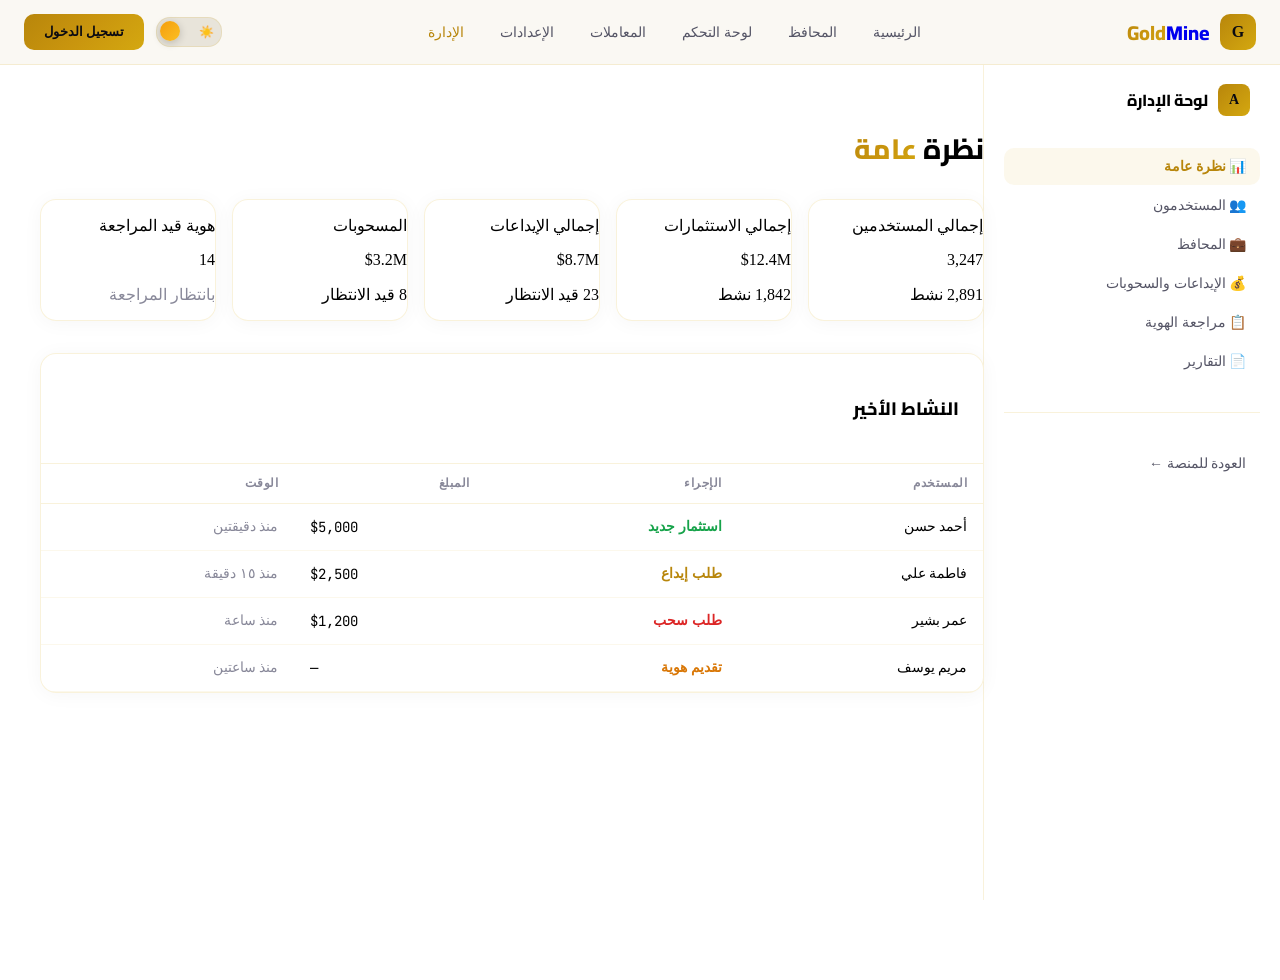
<file: admin.html>
<!DOCTYPE html>
<html lang="ar" dir="rtl">
<head>
  <meta charset="UTF-8">
  <meta name="viewport" content="width=device-width, initial-scale=1.0">
  <title>لوحة الإدارة — منجم الذهب</title>
  <link rel="preconnect" href="https://fonts.googleapis.com">
  <link rel="preconnect" href="https://fonts.gstatic.com" crossorigin>
  <link href="https://fonts.googleapis.com/css2?family=Tajawal:wght@300;400;500;700;800;900&family=Cairo:wght@300;400;500;600;700;800;900&family=JetBrains+Mono:wght@400;500;600;700&display=swap" rel="stylesheet">
  <link rel="stylesheet" href="css/variables.css">
  <link rel="stylesheet" href="css/base.css">
  <link rel="stylesheet" href="css/components.css">
  <link rel="stylesheet" href="css/navbar.css">
  <link rel="stylesheet" href="css/pages.css">
</head>
<body>

<nav class="navbar" id="navbar">
  <div class="page">
    <div class="nav-inner">
      <div class="nav-right" style="order:3">
        <div class="theme-toggle" onclick="toggleTheme()"><span class="icon-moon">🌙</span><span class="icon-sun">☀️</span><div class="toggle-knob"></div></div>
        <a class="btn-gold btn-sm" href="login.html">تسجيل الدخول</a>
      </div>
      <div class="nav-links" id="navLinks" style="order:2">
        <a class="nav-link" href="index.html">الرئيسية</a>
        <a class="nav-link" href="portfolios.html">المحافظ</a>
        <a class="nav-link" href="dashboard.html">لوحة التحكم</a>
        <a class="nav-link" href="transactions.html">المعاملات</a>
        <a class="nav-link" href="settings.html">الإعدادات</a>
        <a class="nav-link active" href="admin.html" style="color:var(--gold)">الإدارة</a>
      </div>
      <a class="nav-logo" href="index.html" style="order:1">
        <div class="nav-logo-icon">G</div>
        <span><span class="gold-text">Gold</span>Mine</span>
      </a>
    </div>
  </div>
</nav>

<div class="admin-layout" style="padding-top:64px">
  <aside class="admin-sidebar">
    <div style="display:flex;align-items:center;gap:10px;margin-bottom:32px;padding:0 10px">
      <div style="width:32px;height:32px;border-radius:8px;background:linear-gradient(135deg,var(--gold),var(--gold-light));display:flex;align-items:center;justify-content:center;font-weight:800;font-size:14px;color:#0a0a12">A</div>
      <span style="font-family:'Cairo',serif;font-size:16px;font-weight:800">لوحة الإدارة</span>
    </div>
    <nav>
      <a class="sidebar-link active" onclick="switchAdminTab('overview')">📊 نظرة عامة</a>
      <a class="sidebar-link" onclick="switchAdminTab('users')">👥 المستخدمون</a>
      <a class="sidebar-link" onclick="switchAdminTab('portfolios')">💼 المحافظ</a>
      <a class="sidebar-link" onclick="switchAdminTab('deposits')">💰 الإيداعات والسحوبات</a>
      <a class="sidebar-link" onclick="switchAdminTab('kyc')">📋 مراجعة الهوية</a>
      <a class="sidebar-link" onclick="switchAdminTab('reports')">📄 التقارير</a>
    </nav>
    <div style="padding-top:32px;border-top:1px solid var(--card-border);margin-top:32px">
      <a class="sidebar-link" href="dashboard.html">العودة للمنصة ←</a>
    </div>
  </aside>

  <main class="admin-main">

    <!-- نظرة عامة -->
    <div class="admin-tab active" id="tab-overview">
      <h1 style="font-family:'Cairo',serif;font-size:28px;font-weight:800;margin-bottom:24px">نظرة <span class="gold-text">عامة</span></h1>
      <div style="display:grid;grid-template-columns:repeat(5,1fr);gap:16px;margin-bottom:32px" class="grid-4">
        <div class="glass admin-stat"><p class="label">إجمالي المستخدمين</p><p class="value">3,247</p><p class="sub">2,891 نشط</p></div>
        <div class="glass admin-stat"><p class="label">إجمالي الاستثمارات</p><p class="value">$12.4M</p><p class="sub">1,842 نشط</p></div>
        <div class="glass admin-stat"><p class="label">إجمالي الإيداعات</p><p class="value">$8.7M</p><p class="sub">23 قيد الانتظار</p></div>
        <div class="glass admin-stat"><p class="label">المسحوبات</p><p class="value">$3.2M</p><p class="sub">8 قيد الانتظار</p></div>
        <div class="glass admin-stat"><p class="label">هوية قيد المراجعة</p><p class="value">14</p><p class="sub" style="color:var(--text3)">بانتظار المراجعة</p></div>
      </div>
      <div class="glass" style="overflow:hidden">
        <div style="padding:20px 24px;border-bottom:1px solid var(--card-border)"><h3 style="font-family:'Cairo',serif;font-size:18px;font-weight:800">النشاط الأخير</h3></div>
        <div class="table-wrap"><table>
          <thead><tr><th>المستخدم</th><th>الإجراء</th><th>المبلغ</th><th>الوقت</th></tr></thead>
          <tbody>
            <tr><td>أحمد حسن</td><td style="color:var(--success);font-weight:700">استثمار جديد</td><td style="font-family:'JetBrains Mono',monospace;direction:ltr">$5,000</td><td style="color:var(--text3)">منذ دقيقتين</td></tr>
            <tr><td>فاطمة علي</td><td style="color:var(--gold);font-weight:700">طلب إيداع</td><td style="font-family:'JetBrains Mono',monospace;direction:ltr">$2,500</td><td style="color:var(--text3)">منذ ١٥ دقيقة</td></tr>
            <tr><td>عمر بشير</td><td style="color:var(--danger);font-weight:700">طلب سحب</td><td style="font-family:'JetBrains Mono',monospace;direction:ltr">$1,200</td><td style="color:var(--text3)">منذ ساعة</td></tr>
            <tr><td>مريم يوسف</td><td style="color:var(--warning);font-weight:700">تقديم هوية</td><td style="font-family:'JetBrains Mono',monospace;direction:ltr">—</td><td style="color:var(--text3)">منذ ساعتين</td></tr>
          </tbody>
        </table></div>
      </div>
    </div>

    <!-- المستخدمون -->
    <div class="admin-tab" id="tab-users" style="display:none">
      <h1 style="font-family:'Cairo',serif;font-size:28px;font-weight:800;margin-bottom:24px">إدارة <span class="gold-text">المستخدمين</span></h1>
      <div class="glass" style="overflow:hidden"><div class="table-wrap"><table>
        <thead><tr><th>المستخدم</th><th>البريد</th><th>الرصيد</th><th>الهوية</th><th>الحالة</th><th>الإجراءات</th></tr></thead>
        <tbody>
          <tr><td style="font-weight:700">أحمد حسن</td><td style="color:var(--text3)">ahmed@example.com</td><td style="font-family:'JetBrains Mono',monospace;color:var(--gold);direction:ltr">$24,580</td><td><span class="badge badge-warning">قيد الانتظار</span></td><td><span class="badge badge-success">نشط</span></td><td><button class="btn-outline btn-sm" style="padding:6px 12px;font-size:11px;color:var(--danger);border-color:rgba(239,68,68,.2)">تعليق</button></td></tr>
          <tr><td style="font-weight:700">فاطمة علي</td><td style="color:var(--text3)">fatima@example.com</td><td style="font-family:'JetBrains Mono',monospace;color:var(--gold);direction:ltr">$12,300</td><td><span class="badge badge-success">موثّق</span></td><td><span class="badge badge-success">نشط</span></td><td><button class="btn-outline btn-sm" style="padding:6px 12px;font-size:11px;color:var(--danger);border-color:rgba(239,68,68,.2)">تعليق</button></td></tr>
          <tr><td style="font-weight:700">عمر بشير</td><td style="color:var(--text3)">omar@example.com</td><td style="font-family:'JetBrains Mono',monospace;color:var(--gold);direction:ltr">$8,750</td><td><span class="badge badge-success">موثّق</span></td><td><span class="badge badge-success">نشط</span></td><td><button class="btn-outline btn-sm" style="padding:6px 12px;font-size:11px;color:var(--danger);border-color:rgba(239,68,68,.2)">تعليق</button></td></tr>
        </tbody>
      </table></div></div>
    </div>

    <!-- المحافظ -->
    <div class="admin-tab" id="tab-portfolios" style="display:none">
      <h1 style="font-family:'Cairo',serif;font-size:28px;font-weight:800;margin-bottom:24px">إدارة <span class="gold-text">المحافظ</span></h1>
      <div style="display:flex;flex-direction:column;gap:16px">
        <div class="glass" style="padding:24px"><div style="display:flex;justify-content:space-between;align-items:center;margin-bottom:16px"><div><h3 style="font-family:'Cairo',serif;font-size:18px;font-weight:800">محفظة الإنتاج</h3><p style="font-size:13px;color:var(--text3)">842 استثمار نشط — $4.2M إجمالي</p></div><span class="badge badge-success">نشطة</span></div><div style="display:grid;grid-template-columns:repeat(4,1fr);gap:16px"><div><p style="font-size:11px;color:var(--text3)">العائد</p><p style="font-family:'JetBrains Mono',monospace;color:var(--gold);font-weight:600;direction:ltr">12–18%</p></div><div><p style="font-size:11px;color:var(--text3)">المدة</p><p style="font-family:'JetBrains Mono',monospace;font-weight:600;direction:ltr">90 يوم</p></div><div><p style="font-size:11px;color:var(--text3)">الحد الأدنى</p><p style="font-family:'JetBrains Mono',monospace;font-weight:600;direction:ltr">$500</p></div><div><p style="font-size:11px;color:var(--text3)">الحد الأقصى</p><p style="font-family:'JetBrains Mono',monospace;font-weight:600;direction:ltr">$50,000</p></div></div></div>
        <div class="glass" style="padding:24px"><div style="display:flex;justify-content:space-between;align-items:center;margin-bottom:16px"><div><h3 style="font-family:'Cairo',serif;font-size:18px;font-weight:800">محفظة التداول</h3><p style="font-size:13px;color:var(--text3)">523 استثمار نشط — $3.1M إجمالي</p></div><span class="badge badge-success">نشطة</span></div><div style="display:grid;grid-template-columns:repeat(4,1fr);gap:16px"><div><p style="font-size:11px;color:var(--text3)">العائد</p><p style="font-family:'JetBrains Mono',monospace;color:var(--gold);font-weight:600;direction:ltr">10–25%</p></div><div><p style="font-size:11px;color:var(--text3)">المدة</p><p style="font-family:'JetBrains Mono',monospace;font-weight:600;direction:ltr">30 يوم</p></div><div><p style="font-size:11px;color:var(--text3)">الحد الأدنى</p><p style="font-family:'JetBrains Mono',monospace;font-weight:600;direction:ltr">$200</p></div><div><p style="font-size:11px;color:var(--text3)">الحد الأقصى</p><p style="font-family:'JetBrains Mono',monospace;font-weight:600;direction:ltr">$25,000</p></div></div></div>
        <div class="glass" style="padding:24px"><div style="display:flex;justify-content:space-between;align-items:center;margin-bottom:16px"><div><h3 style="font-family:'Cairo',serif;font-size:18px;font-weight:800">تمويل التشغيل</h3><p style="font-size:13px;color:var(--text3)">312 استثمار نشط — $3.8M إجمالي</p></div><span class="badge badge-success">نشطة</span></div><div style="display:grid;grid-template-columns:repeat(4,1fr);gap:16px"><div><p style="font-size:11px;color:var(--text3)">العائد</p><p style="font-family:'JetBrains Mono',monospace;color:var(--gold);font-weight:600;direction:ltr">15–22%</p></div><div><p style="font-size:11px;color:var(--text3)">المدة</p><p style="font-family:'JetBrains Mono',monospace;font-weight:600;direction:ltr">180 يوم</p></div><div><p style="font-size:11px;color:var(--text3)">الحد الأدنى</p><p style="font-family:'JetBrains Mono',monospace;font-weight:600;direction:ltr">$1,000</p></div><div><p style="font-size:11px;color:var(--text3)">الحد الأقصى</p><p style="font-family:'JetBrains Mono',monospace;font-weight:600;direction:ltr">$100,000</p></div></div></div>
      </div>
    </div>

    <!-- الإيداعات والسحوبات -->
    <div class="admin-tab" id="tab-deposits" style="display:none">
      <h1 style="font-family:'Cairo',serif;font-size:28px;font-weight:800;margin-bottom:24px">الإيداعات <span class="gold-text">والسحوبات</span></h1>
      <div class="glass" style="overflow:hidden"><div class="table-wrap"><table>
        <thead><tr><th>المستخدم</th><th>النوع</th><th>المبلغ</th><th>الحالة</th><th>الإجراءات</th></tr></thead>
        <tbody>
          <tr><td>فاطمة علي</td><td style="color:var(--success);font-weight:700">إيداع</td><td style="font-family:'JetBrains Mono',monospace;direction:ltr">$5,500</td><td><span class="badge badge-warning">قيد الانتظار</span></td><td style="display:flex;gap:6px"><button class="btn-outline btn-sm" style="padding:5px 10px;font-size:11px;color:var(--success);border-color:rgba(34,197,94,.2)" onclick="showToast('تم قبول الإيداع!','success')">قبول</button><button class="btn-outline btn-sm" style="padding:5px 10px;font-size:11px;color:var(--danger);border-color:rgba(239,68,68,.2)">رفض</button></td></tr>
          <tr><td>عمر بشير</td><td style="color:var(--danger);font-weight:700">سحب</td><td style="font-family:'JetBrains Mono',monospace;color:var(--danger);direction:ltr">$1,200</td><td><span class="badge badge-warning">قيد الانتظار</span></td><td style="display:flex;gap:6px"><button class="btn-outline btn-sm" style="padding:5px 10px;font-size:11px;color:var(--success);border-color:rgba(34,197,94,.2)">قبول</button><button class="btn-outline btn-sm" style="padding:5px 10px;font-size:11px;color:var(--danger);border-color:rgba(239,68,68,.2)">رفض</button></td></tr>
        </tbody>
      </table></div></div>
    </div>

    <!-- مراجعة الهوية -->
    <div class="admin-tab" id="tab-kyc" style="display:none">
      <h1 style="font-family:'Cairo',serif;font-size:28px;font-weight:800;margin-bottom:24px">مراجعة <span class="gold-text">الهوية</span></h1>
      <div class="glass" style="padding:24px"><div style="display:flex;justify-content:space-between;align-items:center;margin-bottom:16px"><div><h3 style="font-weight:800">أحمد حسن</h3><p style="font-size:13px;color:var(--text3)">ahmed@example.com</p></div><span class="badge badge-warning">قيد الانتظار</span></div>
        <div style="display:flex;gap:12px;margin-bottom:16px">
          <div class="kyc-doc-card"><p class="emoji">🪪</p><p class="doc-name">وثيقة الهوية</p><p class="doc-status" style="color:var(--success)">تم الرفع</p></div>
          <div class="kyc-doc-card"><p class="emoji">📄</p><p class="doc-name">إثبات العنوان</p><p class="doc-status" style="color:var(--success)">تم الرفع</p></div>
          <div class="kyc-doc-card"><p class="emoji">🤳</p><p class="doc-name">سيلفي</p><p class="doc-status" style="color:var(--success)">تم الرفع</p></div>
        </div>
        <div style="display:flex;gap:12px">
          <button class="btn-gold btn-sm" onclick="showToast('تم اعتماد الهوية!','success')">✓ اعتماد</button>
          <button class="btn-outline btn-sm" style="color:var(--danger);border-color:rgba(239,68,68,.2)">✕ رفض</button>
        </div>
      </div>
    </div>

    <!-- التقارير -->
    <div class="admin-tab" id="tab-reports" style="display:none">
      <h1 style="font-family:'Cairo',serif;font-size:28px;font-weight:800;margin-bottom:24px">تقارير <span class="gold-text">الشفافية</span></h1>
      <div class="glass" style="padding:24px;margin-bottom:24px">
        <h3 style="font-family:'Cairo',serif;font-size:18px;font-weight:800;margin-bottom:16px">رفع تقرير جديد</h3>
        <div style="margin-bottom:16px"><label style="display:block;font-size:13px;color:var(--text2);margin-bottom:8px">العنوان</label><input class="input" placeholder="تقرير إنتاج الذهب"></div>
        <div style="margin-bottom:16px"><label style="display:block;font-size:13px;color:var(--text2);margin-bottom:8px">النوع</label><select class="input"><option>تقرير إنتاج</option><option>تقرير مالي</option><option>صور</option><option>فيديو</option></select></div>
        <div style="margin-bottom:24px"><label style="display:block;font-size:13px;color:var(--text2);margin-bottom:8px">الملف</label><input type="file" class="input" style="padding:10px"></div>
        <button class="btn-gold" onclick="showToast('تم رفع التقرير!','success')">رفع ونشر</button>
      </div>
    </div>

  </main>
</div>

<div class="toast" id="toast"></div>
<script src="js/theme.js"></script>
<script src="js/app.js"></script>
</body>
</html>
</file>
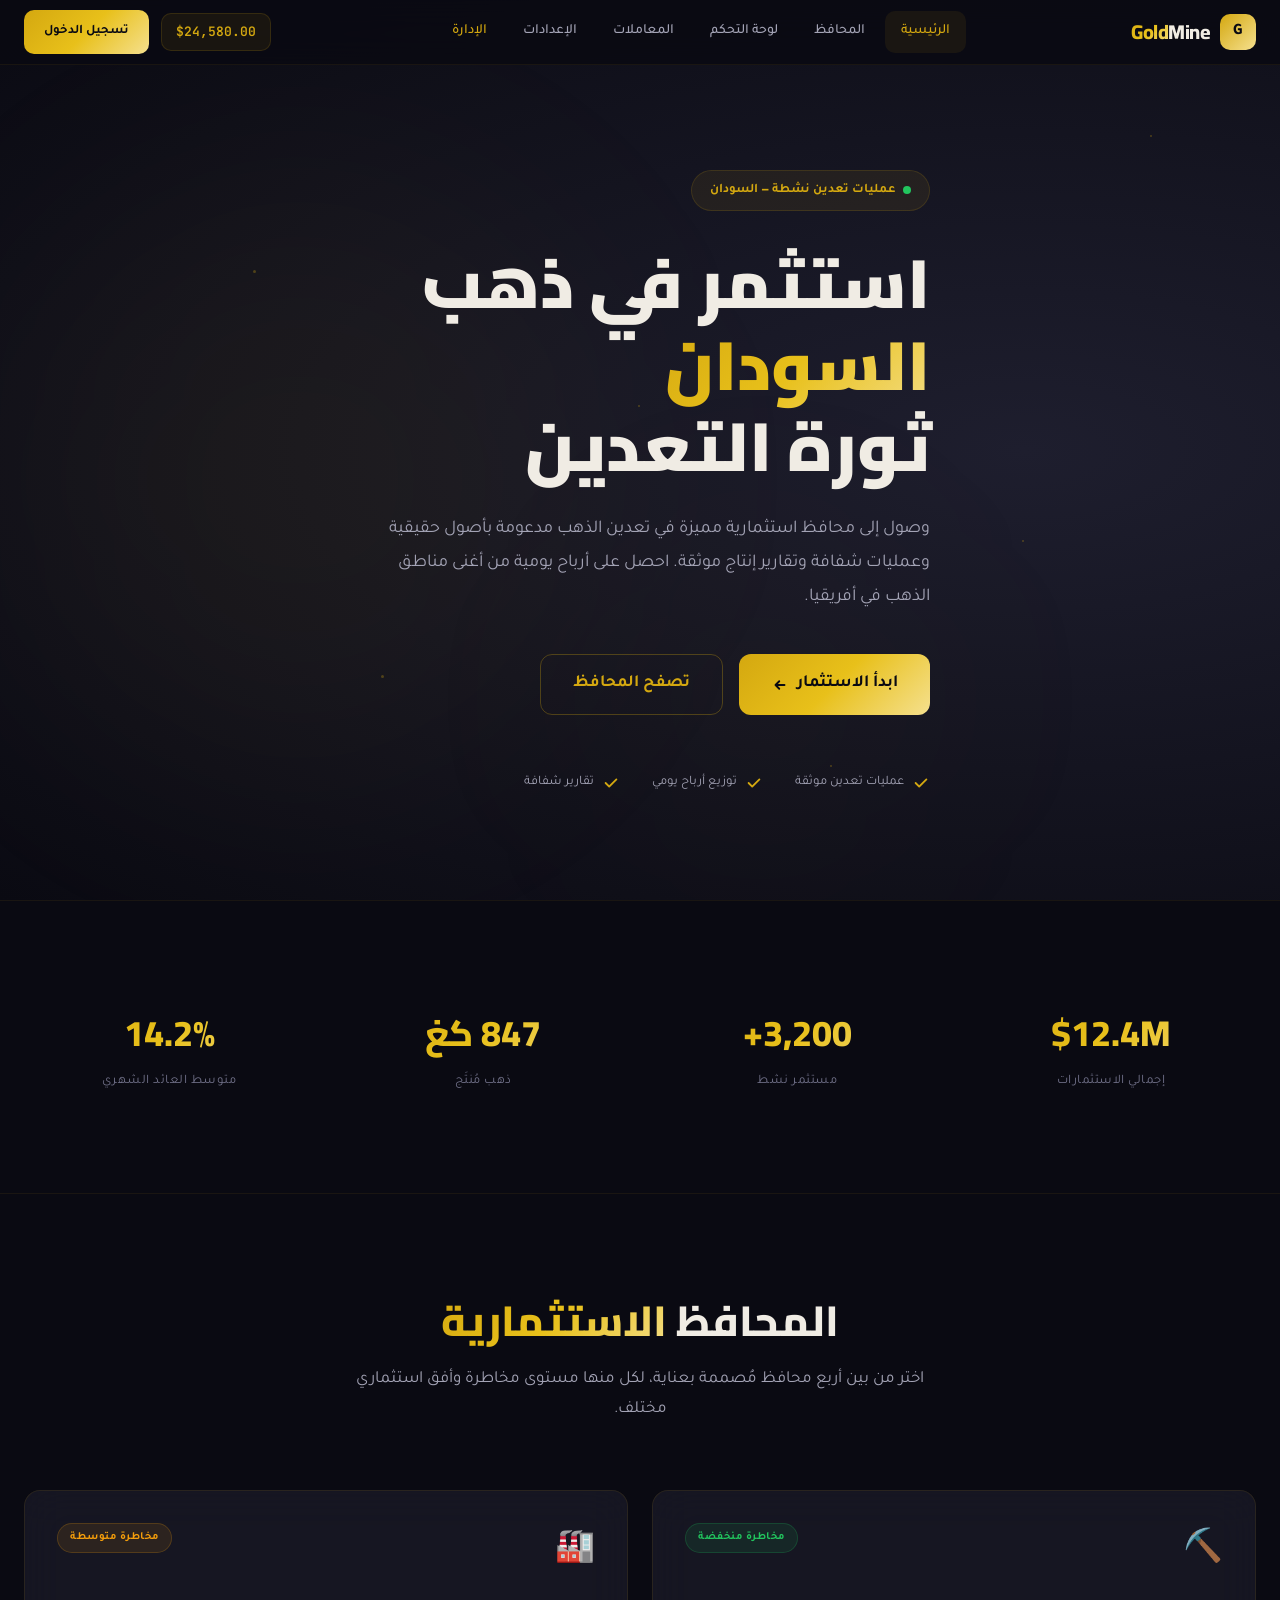
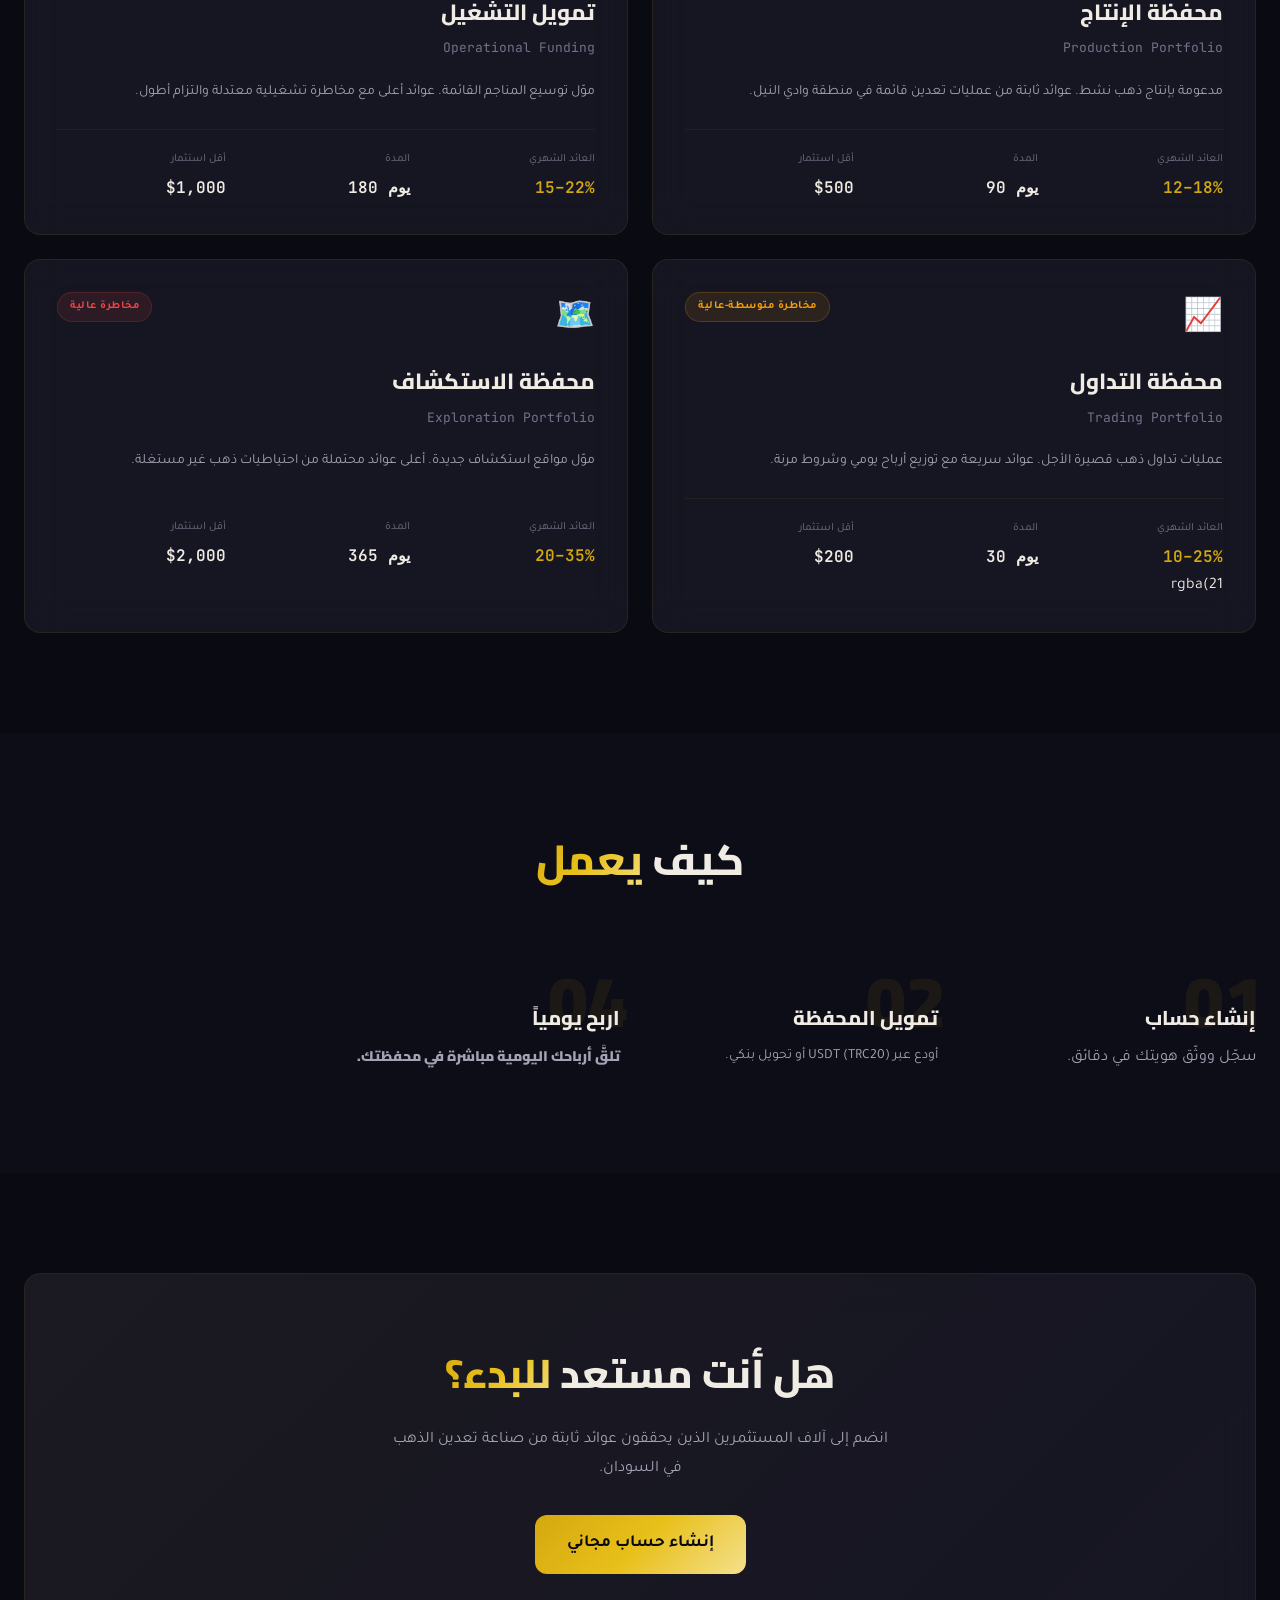
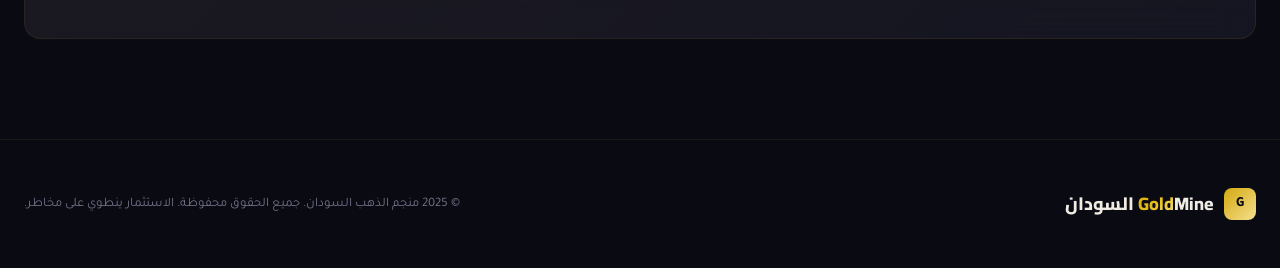
<file: code.html>
<!DOCTYPE html>
<html lang="ar" dir="rtl">
<head>
<meta charset="UTF-8">
<meta name="viewport" content="width=device-width, initial-scale=1.0">
<title>منجم الذهب السودان — منصة الاستثمار المميز</title>
<link rel="preconnect" href="https://fonts.googleapis.com">
<link rel="preconnect" href="https://fonts.gstatic.com" crossorigin>
<link href="https://fonts.googleapis.com/css2?family=Tajawal:wght@300;400;500;700;800;900&family=Cairo:wght@300;400;500;600;700;800;900&family=JetBrains+Mono:wght@400;500;600;700&display=swap" rel="stylesheet">
<style>
*,*::before,*::after{margin:0;padding:0;box-sizing:border-box}
:root{
  --bg:#0a0a12;--bg2:#13131f;--bg3:#1e1e2e;--bg4:#282840;
  --gold:#d4a810;--gold-light:#f5e08e;--gold-dark:#7a5f0a;--gold-mid:#e8c01a;
  --text:#f0ece4;--text2:#a3a3b5;--text3:#72728a;
  --success:#22c55e;--warning:#f59e0b;--danger:#ef4444;
  --radius:16px;
}
html{scroll-behavior:smooth}
body{
  font-family:'Tajawal','Cairo',sans-serif;background:var(--bg);color:var(--text);
  -webkit-font-smoothing:antialiased;overflow-x:hidden;line-height:1.8;
  direction:rtl;text-align:right;
}
::selection{background:rgba(212,168,16,.3);color:#fff}
::-webkit-scrollbar{width:6px}
::-webkit-scrollbar-track{background:var(--bg2)}
::-webkit-scrollbar-thumb{background:var(--gold-dark);border-radius:3px}

/* ─── Utility ─── */
.page{max-width:1280px;margin:0 auto;padding:0 24px}
.glass{background:rgba(30,30,46,.6);backdrop-filter:blur(20px);-webkit-backdrop-filter:blur(20px);border:1px solid rgba(212,168,16,.1);border-radius:var(--radius)}
.glass:hover{border-color:rgba(212,168,16,.2)}
.gold-text{background:linear-gradient(135deg,#d4a810,#e8c01a,#f5e08e);-webkit-background-clip:text;-webkit-text-fill-color:transparent;background-clip:text}
.badge{display:inline-flex;align-items:center;padding:4px 12px;border-radius:999px;font-size:11px;font-weight:700;letter-spacing:.5px}
.badge-success{background:rgba(34,197,94,.1);color:#22c55e;border:1px solid rgba(34,197,94,.2)}
.badge-warning{background:rgba(245,158,11,.1);color:#f59e0b;border:1px solid rgba(245,158,11,.2)}
.badge-danger{background:rgba(239,68,68,.1);color:#ef4444;border:1px solid rgba(239,68,68,.2)}
.badge-gold{background:rgba(212,168,16,.1);color:#d4a810;border:1px solid rgba(212,168,16,.2)}

/* ─── Animations ─── */
@keyframes fadeUp{from{opacity:0;transform:translateY(30px)}to{opacity:1;transform:translateY(0)}}
@keyframes fadeIn{from{opacity:0}to{opacity:1}}
@keyframes shimmer{0%{background-position:-200% 0}100%{background-position:200% 0}}
@keyframes float{0%,100%{transform:translateY(0)}50%{transform:translateY(-12px)}}
@keyframes pulse-glow{0%,100%{box-shadow:0 0 20px rgba(212,168,16,.1)}50%{box-shadow:0 0 40px rgba(212,168,16,.25)}}
@keyframes goldPulse{0%,100%{opacity:.6}50%{opacity:1}}

.anim-up{animation:fadeUp .7s ease forwards;opacity:0}
.anim-up:nth-child(1){animation-delay:.05s}
.anim-up:nth-child(2){animation-delay:.1s}
.anim-up:nth-child(3){animation-delay:.15s}
.anim-up:nth-child(4){animation-delay:.2s}
.anim-up:nth-child(5){animation-delay:.25s}
.anim-up:nth-child(6){animation-delay:.3s}

/* ─── Buttons ─── */
.btn-gold{
  background:linear-gradient(135deg,#d4a810,#e8c01a,#f5e08e);
  color:#0a0a12;font-weight:700;padding:14px 32px;border-radius:12px;border:none;
  font-size:15px;cursor:pointer;transition:all .3s;display:inline-flex;align-items:center;gap:8px;
  text-decoration:none;font-family:inherit;
}
.btn-gold:hover{box-shadow:0 8px 30px rgba(212,168,16,.3);transform:translateY(-2px)}
.btn-gold:active{transform:translateY(0) scale(.97)}
.btn-outline{
  border:1px solid rgba(212,168,16,.3);color:#d4a810;font-weight:600;
  padding:14px 32px;border-radius:12px;background:transparent;cursor:pointer;
  transition:all .3s;font-size:15px;text-decoration:none;font-family:inherit;
}
.btn-outline:hover{background:rgba(212,168,16,.08);border-color:rgba(212,168,16,.5)}
.btn-sm{padding:10px 20px;font-size:13px;border-radius:10px}

/* ─── Input ─── */
.input{
  width:100%;background:rgba(10,10,18,.8);border:1px solid rgba(212,168,16,.1);
  border-radius:12px;padding:14px 16px;color:var(--text);font-size:14px;
  font-family:inherit;transition:all .2s;outline:none;
}
.input::placeholder{color:var(--text3)}
.input:focus{border-color:rgba(212,168,16,.4);box-shadow:0 0 0 3px rgba(212,168,16,.08)}
select.input{cursor:pointer;appearance:none;background-image:url("data:image/svg+xml,%3Csvg xmlns='http://www.w3.org/2000/svg' width='12' height='12' viewBox='0 0 24 24' fill='none' stroke='%2372728a' stroke-width='2'%3E%3Cpath d='M6 9l6 6 6-6'/%3E%3C/svg%3E");background-repeat:no-repeat;background-position:left 14px center;padding-left:36px}

/* ─── Navbar ─── */
.navbar{
  position:fixed;top:0;left:0;right:0;z-index:100;
  background:rgba(10,10,18,.85);backdrop-filter:blur(20px);-webkit-backdrop-filter:blur(20px);
  border-bottom:1px solid rgba(212,168,16,.08);transition:all .3s;
}
.navbar.scrolled{background:rgba(10,10,18,.95);box-shadow:0 4px 30px rgba(0,0,0,.3)}
.nav-inner{display:flex;align-items:center;justify-content:space-between;height:64px}
.nav-logo{display:flex;align-items:center;gap:10px;text-decoration:none;cursor:pointer}
.nav-logo-icon{
  width:36px;height:36px;border-radius:10px;
  background:linear-gradient(135deg,#d4a810,#f5e08e);
  display:flex;align-items:center;justify-content:center;
  font-weight:800;font-size:16px;color:#0a0a12;transition:box-shadow .3s;
}
.nav-logo:hover .nav-logo-icon{box-shadow:0 4px 20px rgba(212,168,16,.3)}
.nav-logo span{font-family:'Cairo',serif;font-size:20px;font-weight:800;letter-spacing:-.5px}
.nav-links{display:flex;gap:4px}
.nav-link{
  padding:8px 16px;border-radius:10px;font-size:14px;font-weight:500;
  color:var(--text2);text-decoration:none;transition:all .2s;cursor:pointer;
}
.nav-link:hover,.nav-link.active{color:#d4a810;background:rgba(212,168,16,.08)}
.nav-right{display:flex;align-items:center;gap:12px}
.nav-balance{
  padding:6px 14px;border-radius:10px;background:rgba(212,168,16,.08);
  border:1px solid rgba(212,168,16,.15);font-family:'JetBrains Mono',monospace;
  font-size:13px;font-weight:600;color:#d4a810;direction:ltr;
}
.mobile-toggle{display:none;background:none;border:none;color:var(--text2);cursor:pointer;padding:8px}

/* ─── Section ─── */
.section{padding:100px 0}
.section-title{font-family:'Cairo',serif;font-size:42px;font-weight:800;line-height:1.3;margin-bottom:16px}
.section-sub{color:var(--text2);font-size:17px;max-width:600px;line-height:1.8}

/* ─── Stats Row ─── */
.stats-row{display:grid;grid-template-columns:repeat(4,1fr);gap:24px;padding:40px 0;border-top:1px solid rgba(212,168,16,.08);border-bottom:1px solid rgba(212,168,16,.08)}
.stat-item{text-align:center}
.stat-value{font-family:'Cairo',serif;font-size:36px;font-weight:800;margin-bottom:4px}
.stat-label{font-size:13px;color:var(--text3);letter-spacing:.5px}

/* ─── Cards ─── */
.card{padding:32px;transition:all .4s}
.card:hover{transform:translateY(-4px);box-shadow:0 12px 40px rgba(0,0,0,.2)}

/* ─── Page Visibility ─── */
.page-view{display:none;min-height:100vh}
.page-view.active{display:block;animation:fadeIn .4s ease}

/* ─── Chart Canvas ─── */
.chart-container{position:relative;height:300px;width:100%}
.chart-bar{
  position:absolute;bottom:0;border-radius:6px 6px 0 0;
  background:linear-gradient(to top,rgba(212,168,16,.8),rgba(212,168,16,.2));
  transition:all .6s ease;min-width:20px;
}
.chart-bar:hover{background:linear-gradient(to top,#d4a810,rgba(212,168,16,.5))}

/* ─── Table ─── */
.table-wrap{overflow-x:auto}
table{width:100%;border-collapse:collapse}
th{text-align:right;padding:12px 20px;font-size:11px;color:var(--text3);letter-spacing:.5px;font-weight:700;border-bottom:1px solid rgba(212,168,16,.08)}
td{padding:14px 20px;font-size:14px;border-bottom:1px solid rgba(212,168,16,.04)}
tr:hover td{background:rgba(212,168,16,.03)}

/* ─── Modal ─── */
.modal-overlay{
  position:fixed;inset:0;background:rgba(0,0,0,.6);backdrop-filter:blur(8px);
  z-index:200;display:none;align-items:center;justify-content:center;padding:20px;
}
.modal-overlay.open{display:flex}
.modal{width:100%;max-width:480px;animation:fadeUp .3s ease}

/* ─── Toggle ─── */
.toggle{width:44px;height:24px;border-radius:12px;background:var(--bg4);positionflex-shrink:0}
.toggle.on{background:var(--gold)}
.toggle::after{content:'';position:absolute;top:3px;right:3px;width:18px;height:18px;border-radius:50%;background:#fff;transition:all .3s}
.toggle.on::after{right:23px}

/* ─── Toast ─── */
.toast{
  position:fixed;bottom:24px;left:24px;z-index:300;
  padding:14px 24px;border-radius:12px;font-size:14px;font-weight:500;
  animation:fadeUp .3s ease;display:none;
  box-shadow:0 8px 30px rgba(0,0,0,.3);
}
.toast.show{display:flex;align-items:center;gap:10px}
.toast-success{background:rgba(34,197,94,.15);border:1px solid rgba(34,197,94,.3);color:#22c55e}
.toast-error{background:rgba(239,68,68,.15);border:1px solid rgba(239,68,68,.3);color:#ef4444}

/* ─── Sidebar ─── */
.admin-layout{display:flex;min-height:100vh}
.admin-sidebar{width:256px;background:rgba(19,19,31,.8);border-left:1px solid rgba(212,168,16,.08);padding:20px;position:fixed;top:64px;bottom:0;right:0;overflow-y:auto}
.admin-main{flex:1;margin-right:256px;padding:32px}
.sidebar-link{display:flex;align-items:center;gap:12px;padding:10px 14px;border-radius:10px;font-size:14px;color:var(--text2);text-decoration:none;transition:all .2s;cursor:pointer;margin-bottom:2px}
.sidebar-link:hover,.sidebar-link.active{background:rgba(212,168,16,.08);color:#d4a810}

/* ─── Responsive ─── */
@media(max-width:1024px){
  .stats-row{grid-template-columns:repeat(2,1fr)}
  .section:relative;cursor:pointer;transition:all .3s;-title{font-size:32px}
  .admin-sidebar{display:none}
  .admin-main{margin-right:0}
}
@media(max-width:768px){
  .nav-links{display:none}
  .mobile-toggle{display:block}
  .nav-balance{display:none}
  .stats-row{grid-template-columns:1fr 1fr;gap:12px}
  .stat-value{font-size:28px}
  .section{padding:60px 0}
  .section-title{font-size:28px}
  .page{padding:0 16px}
  .grid-2{grid-template-columns:1fr !important}
  .grid-3{grid-template-columns:1fr !important}
  .grid-4{grid-template-columns:1fr 1fr !important}
}
@media(max-width:480px){
  .stats-row{grid-template-columns:1fr}
}

/* ─── Noise ─── */
body::before{
  content:'';position:fixed;inset:0;pointer-events:none;z-index:0;
  background-image:url("data:image/svg+xml,%3Csvg viewBox='0 0 256 256' xmlns='http://www.w3.org/2000/svg'%3E%3Cfilter id='n'%3E%3CfeTurbulence type='fractalNoise' baseFrequency='.85' numOctaves='4' stitchTiles='stitch'/%3E%3C/filter%3E%3Crect width='100%25' height='100%25' filter='url(%23n)' opacity='.025'/%3E%3C/svg%3E");
}

/* ─── Particles ─── */
.particles{position:absolute;inset:0;overflow:hidden;pointer-events:none}
.particle{position:absolute;width:2px;height:2px;background:rgba(212,168,16,.3);border-radius:50%;animation:float 8s ease-in-out infinite}

/* ─── RTL Fixes ─── */
select.input{background-position:left 14px center}
</style>
</head>
<body>

<!-- ════════════════════════════════════════════════════════════════
     شريط التنقل
     ════════════════════════════════════════════════════════════════ -->
<nav class="navbar" id="navbar">
  <div class="page">
    <div class="nav-inner">
      <div class="nav-right" style="order:3">
        <div class="nav-balance" id="navBalance">$24,580.00</div>
        <a class="btn-gold btn-sm" onclick="showPage('login')" id="navAuthBtn">تسجيل الدخول</a>
        <button class="mobile-toggle" onclick="toggleMobile()">
          <svg width="24" height="24" viewBox="0 0 24 24" fill="none"><path d="M3 12h18M3 6h18M3 18h18" stroke="currentColor" stroke-width="2" stroke-linecap="round"/></svg>
        </button>
      </div>

      <div class="nav-links" id="navLinks" style="order:2">
        <a class="nav-link active" data-page="home" onclick="showPage('home')">الرئيسية</a>
        <a class="nav-link" data-page="portfolios" onclick="showPage('portfolios')">المحافظ</a>
        <a class="nav-link" data-page="dashboard" onclick="showPage('dashboard')">لوحة التحكم</a>
        <a class="nav-link" data-page="transactions" onclick="showPage('transactions')">المعاملات</a>
        <a class="nav-link" data-page="settings" onclick="showPage('settings')">الإعدادات</a>
        <a class="nav-link" data-page="admin" onclick="showPage('admin')" style="color:var(--gold)">الإدارة</a>
      </div>

      <a class="nav-logo" onclick="showPage('home')" style="order:1">
        <div class="nav-logo-icon">G</div>
        <span><span class="gold-text">Gold</span>Mine</span>
      </a>
    </div>
  </div>
</nav>

<!-- ════════════════════════════════════════════════════════════════
     الصفحة الرئيسية
     ════════════════════════════════════════════════════════════════ -->
<div class="page-view active" id="page-home">

  <!-- Hero -->
  <section style="min-height:100vh;display:flex;align-items:center;position:relative;overflow:hidden;padding-top:64px">
    <div style="position:absolute;inset:0;background:radial-gradient(ellipse at 80% 50%,#1e1e2e 0%,#0a0a12 100%)"></div>
    <div style="position:absolute;top:20%;left:0;width:600px;height:600px;border-radius:50%;background:rgba(212,168,16,.04);filter:blur(120px)"></div>
    <div style="position:absolute;bottom:0;right:25%;width:400px;height:400px;border-radius:50%;background:rgba(212,168,16,.02);filter:blur(100px)"></div>

    <div class="particles">
      <div class="particle" style="top:15%;right:10%;animation-delay:0s"></div>
      <div class="particle" style="top:30%;right:80%;animation-delay:1s;width:3px;height:3px"></div>
      <div class="particle" style="top:60%;right:20%;animation-delay:2s"></div>
      <div class="particle" style="top:75%;right:70%;animation-delay:3s;width:3px;height:3px"></div>
      <div class="particle" style="top:45%;right:50%;animation-delay:4s"></div>
      <div class="particle" style="top:85%;right:35%;animation-delay:1.5s"></div>
    </div>

    <div class="page" style="position:relative;z-index:1">
      <div style="max-width:750px">
        <div class="anim-up" style="display:inline-flex;align-items:center;gap:8px;padding:8px 18px;border-radius:999px;background:rgba(212,168,16,.08);border:1px solid rgba(212,168,16,.15);margin-bottom:32px">
          <span style="width:8px;height:8px;border-radius:50%;background:#22c55e;animation:goldPulse 2s infinite"></span>
          <span style="font-size:13px;color:#d4a810;font-weight:600">عمليات تعدين نشطة — السودان</span>
        </div>

        <h1 class="anim-up" style="font-family:'Cairo',serif;font-size:clamp(36px,5.5vw,68px);font-weight:900;line-height:1.2;margin-bottom:24px">
          استثمر في ذهب<br><span class="gold-text">السودان</span><br>
          ثورة التعدين
        </h1>

        <p class="anim-up" style="font-size:18px;color:var(--text2);line-height:1.9;margin-bottom:40px;max-width:580px">
          وصول إلى محافظ استثمارية مميزة في تعدين الذهب مدعومة بأصول حقيقية وعمليات شفافة وتقارير إنتاج موثقة. احصل على أرباح يومية من أغنى مناطق الذهب في أفريقيا.
        </p>

        <div class="anim-up" style="display:flex;flex-wrap:wrap;gap:16px;margin-bottom:56px">
          <a class="btn-gold" onclick="showPage('dashboard')" style="font-size:17px">
            ابدأ الاستثمار
            <svg width="18" height="18" viewBox="0 0 24 24" fill="none" style="transform:rotate(180deg)"><path d="M13 7l5 5m0 0l-5 5m5-5H6" stroke="currentColor" stroke-width="2.5" stroke-linecap="round" stroke-linejoin="round"/></svg>
          </a>
          <a class="btn-outline" onclick="showPage('portfolios')" style="font-size:17px">تصفح المحافظ</a>
        </div>

        <div class="anim-up" style="display:flex;flex-wrap:wrap;gap:32px">
          <div style="display:flex;align-items:center;gap:8px">
            <svg width="18" height="18" viewBox="0 0 20 20" fill="#d4a810"><path fill-rule="evenodd" d="M16.707 5.293a1 1 0 010 1.414l-8 8a1 1 0 01-1.414 0l-4-4a1 1 0 011.414-1.414L8 12.586l7.293-7.293a1 1 0 011.414 0z" clip-rule="evenodd"/></svg>
            <span style="font-size:13px;color:var(--text2)">عمليات تعدين موثقة</span>
          </div>
          <div style="display:flex;align-items:center;gap:8px">
            <svg width="18" height="18" viewBox="0 0 20 20" fill="#d4a810"><path fill-rule="evenodd" d="M16.707 5.293a1 1 0 010 1.414l-8 8a1 1 0 01-1.414 0l-4-4a1 1 0 011.414-1.414L8 12.586l7.293-7.293a1 1 0 011.414 0z" clip-rule="evenodd"/></svg>
            <span style="font-size:13px;color:var(--text2)">توزيع أرباح يومي</span>
          </div>
          <div style="display:flex;align-items:center;gap:8px">
            <svg width="18" height="18" viewBox="0 0 20 20" fill="#d4a810"><path fill-rule="evenodd" d="M16.707 5.293a1 1 0 010 1.414l-8 8a1 1 0 01-1.414 0l-4-4a1 1 0 011.414-1.414L8 12.586l7.293-7.293a1 1 0 011.414 0z" clip-rule="evenodd"/></svg>
            <span style="font-size:13px;color:var(--text2)">تقارير شفافة</span>
          </div>
        </div>
      </div>
    </div>
  </section>

  <!-- الإحصائيات -->
  <section style="padding:60px 0;border-top:1px solid rgba(212,168,16,.08);border-bottom:1px solid rgba(212,168,16,.08)">
    <div class="page">
      <div class="stats-row" style="border:none">
        <div class="stat-item anim-up"><div class="stat-value gold-text">$12.4M</div><div class="stat-label">إجمالي الاستثمارات</div></div>
        <div class="stat-item anim-up"><div class="stat-value gold-text">3,200+</div><div class="stat-label">مستثمر نشط</div></div>
        <div class="stat-item anim-up"><div class="stat-value gold-text">847 كغ</div><div class="stat-label">ذهب مُنتَج</div></div>
        <div class="stat-item anim-up"><div class="stat-value gold-text">14.2%</div><div class="stat-label">متوسط العائد الشهري</div></div>
      </div>
    </div>
  </section>

  <!-- المحافظ الاستثمارية -->
  <section class="section">
    <div class="page">
      <div style="text-align:center;margin-bottom:64px" class="anim-up">
        <h2 class="section-title">المحافظ <span class="gold-text">الاستثمارية</span></h2>
        <p class="section-sub" style="margin:0 auto">اختر من بين أربع محافظ مُصممة بعناية، لكل منها مستوى مخاطرة وأفق استثماري مختلف.</p>
      </div>

      <div style="display:grid;grid-template-columns:repeat(2,1fr);gap:24px" class="grid-2">
        <!-- محفظة الإنتاج -->
        <div class="glass card anim-up">
          <div style="display:flex;justify-content:space-between;align-items:flex-start;margin-bottom:20px">
            <div>
              <div style="font-size:32px;margin-bottom:12px">⛏️</div>
              <h3 style="font-family:'Cairo',serif;font-size:22px;font-weight:800">محفظة الإنتاج</h3>
              <p style="font-size:13px;color:var(--text3);margin-top:4px;font-family:'JetBrains Mono',monospace">Production Portfolio</p>
            </div>
            <span class="badge badge-success">مخاطرة منخفضة</span>
          </div>
          <p style="font-size:14px;color:var(--text2);line-height:1.8;margin-bottom:24px">مدعومة بإنتاج ذهب نشط. عوائد ثابتة من عمليات تعدين قائمة في منطقة وادي النيل.</p>
          <div style="display:grid;grid-template-columns:repeat(3,1fr);gap:16px;padding-top:20px;border-top:1px solid rgba(212,168,16,.08)">
            <div><p style="font-size:11px;color:var(--text3);margin-bottom:4px">العائد الشهري</p><p style="font-family:'JetBrains Mono',monospace;color:#d4a810;font-weight:600;direction:ltr">12–18%</p></div>
            <div><p style="font-size:11px;color:var(--text3);margin-bottom:4px">المدة</p><p style="font-family:'JetBrains Mono',monospace;font-weight:600;direction:ltr">90 يوم</p></div>
            <div><p style="font-size:11px;color:var(--text3);margin-bottom:4px">أقل استثمار</p><p style="font-family:'JetBrains Mono',monospace;font-weight:600;direction:ltr">$500</p></div>
          </div>
        </div>

        <!-- تمويل التشغيل -->
        <div class="glass card anim-up">
          <div style="display:flex;justify-content:space-between;align-items:flex-start;margin-bottom:20px">
            <div>
              <div style="font-size:32px;margin-bottom:12px">🏭</div>
              <h3 style="font-family:'Cairo',serif;font-size:22px;font-weight:800">تمويل التشغيل</h3>
              <p style="font-size:13px;color:var(--text3);margin-top:4px;font-family:'JetBrains Mono',monospace">Operational Funding</p>
            </div>
            <span class="badge badge-warning">مخاطرة متوسطة</span>
          </div>
          <p style="font-size:14px;color:var(--text2);line-height:1.8;margin-bottom:24px">موّل توسيع المناجم القائمة. عوائد أعلى مع مخاطرة تشغيلية معتدلة والتزام أطول.</p>
          <div style="display:grid;grid-template-columns:repeat(3,1fr);gap:16px;padding-top:20px;border-top:1px solid rgba(212,168,16,.08)">
            <div><p style="font-size:11px;color:var(--text3);margin-bottom:4px">العائد الشهري</p><p style="font-family:'JetBrains Mono',monospace;color:#d4a810;font-weight:600;direction:ltr">15–22%</p></div>
            <div><p style="font-size:11px;color:var(--text3);margin-bottom:4px">المدة</p><p style="font-family:'JetBrains Mono',monospace;font-weight:600;direction:ltr">180 يوم</p></div>
            <div><p style="font-size:11px;color:var(--text3);margin-bottom:4px">أقل استثمار</p><p style="font-family:'JetBrains Mono',monospace;font-weight:600;direction:ltr">$1,000</p></div>
          </div>
        </div>

        <!-- محفظة التداول -->
        <div class="glass card anim-up">
          <div style="display:flex;justify-content:space-between;align-items:flex-start;margin-bottom:20px">
            <div>
              <div style="font-size:32px;margin-bottom:12px">📈</div>
              <h3 style="font-family:'Cairo',serif;font-size:22px;font-weight:800">محفظة التداول</h3>
              <p style="font-size:13px;color:var(--text3);margin-top:4px;font-family:'JetBrains Mono',monospace">Trading Portfolio</p>
            </div>
            <span class="badge badge-warning">مخاطرة متوسطة-عالية</span>
          </div>
          <p style="font-size:14px;color:var(--text2);line-height:1.8;margin-bottom:24px">عمليات تداول ذهب قصيرة الأجل. عوائد سريعة مع توزيع أرباح يومي وشروط مرنة.</p>
          <div style="display:grid;grid-template-columns:repeat(3,1fr);gap:16px;padding-top:20px;border-top:1px solid rgba(212,168,16,.08)">
            <div><p style="font-size:11px;color:var(--text3);margin-bottom:4px">العائد الشهري</p><p style="font-family:'JetBrains Mono',monospace;color:#d4a810;font-weight:600;direction:ltr">10–25%</p></div>
            <div><p style="font-size:11px;color:var(--text3);margin-bottom:4px">المدة</p><p style="font-family:'JetBrains Mono',monospace;font-weight:600;direction:ltr">30 يوم</p></div>
            <div><p style="font-size:11px;color:var(--text3);margin-bottom:4px">أقل استثمار</p><p style="font-family:'JetBrains Mono',monospace;font-weight:600;direction:ltr">$200</p></div>
          </div>
rgba(21        </div>

        <!-- محفظة الاستكشاف -->
        <div class="glass card anim-up">
          <div style="display:flex;justify-content:space-between;align-items:flex-start;margin-bottom:20px">
            <div>
              <div style="font-size:32px;margin-bottom:12px">🗺️</div>
              <h3 style="font-family:'Cairo',serif;font-size:22px;font-weight:800">محفظة الاستكشاف</h3>
              <p style="font-size:13px;color:var(--text3);margin-top:4px;font-family:'JetBrains Mono',monospace">Exploration Portfolio</p>
            </div>
            <span class="badge badge-danger">مخاطرة عالية</span>
          </div>
          <p style="font-size:14px;color:var(--text2);line-height:1.8;margin-bottom:24px">موّل مواقع استكشاف جديدة. أعلى عوائد محتملة من احتياطيات ذهب غير مستغلة.</p>
          <div style="display:grid;grid-template-columns:repeat(3,1fr);gap:16px;padding-top:20px;border-top:1px solid rgba(8)">
            <div><p style="font-size:11px;color:var(--text3);margin-bottom:4px">العائد الشهري</p><p style="font-family:'JetBrains Mono',monospace;color:#d4a810;font-weight:600;direction:ltr">20–35%</p></div>
            <div><p style="font-size:11px;color:var(--text3);margin-bottom:4px">المدة</p><p style="font-family:'JetBrains Mono',monospace;font-weight:600;direction:ltr">365 يوم</p></div>
            <div><p style="font-size:11px;color:var(--text3);margin-bottom:4px">أقل استثمار</p><p style="font-family:'JetBrains Mono',monospace;font-weight:600;direction:ltr">$2,000</p></div>
          </div>
        </div>
      </div>
    </div>
  </section>

  <!-- كيف يعمل -->
  <section class="section" style="background:rgba(19,19,31,.4)">
    <div class="page">
      <h2 class="section-title" style="text-align:center;margin-bottom:64px">كيف <span class="gold-text">يعمل</span></h2>
      <div style="display:grid;grid-template-columns:repeat(4,1fr);gap:40px" class="grid-4">
        <div class="anim-up" style="position:relative">
          <span style="font-family:'Cairo',serif;font-size:72px;font-weight:900;color:rgba(212,168,16,.08);position:absolute;top:-16px;right:-8px">01</span>
          <div style="position:relative;padding-top:48px">
            <h3 style="font-family:'Cairo',serif;font-size:20px;font-weight:800;margin-bottom:8px">إنشاء حساب</h3>
            <p style="font-size:1212,168,16,.04px;color:var(--text2)">سجّل ووثّق هويتك في دقائق.</p>
          </div>
        </div>
        <div class="anim-up" style="position:relative">
          <span style="font-family:'Cairo',serif;font-size:72px;font-weight:900;color:rgba(212,168,16,.08);position:absolute;top:-16px;right:-8px">02</span>
          <div style="position:relative;padding-top:48px">
            <h3 style="font-family:'Cairo',serif;font-size:20px;font-weight:800;margin-bottom:8px">تمويل المحفظة</h3>
            <p style="font-size:14px;color:var(--text2)">أودع عبر USDT (TRC20) أو تحويل بنكي.</p>
          </div>
        </div>
        <div class="anim-up" style="position:relative">
          <span style="font-family:'Cairo',serif;font-size:72px;font-weight:900;color:2,16p>
          </div>
        </div>
        <div class="anim-up" style="position:relative">
          <span style="font-family:'Cairo',serif;font-size:72px;font-weight:900;color:rgba(212,168,16,.08);position:absolute;top:-16px;right:-8px">04</span>
          <div style="position:relative;padding-top:48px">
            <h3 style="font-family:'Cairo',serif;font-size:20px;font-weight:800;margin-bottom:8px">اربح يومياً</h3>
            <p style="font-size:14px;color:var(--text2)">تلقَّ أرباحك اليومية مباشرة في محفظتك.</p>
          </div>
        </div>
      </div>
    </div>
  </section>

  <!-- CTA -->
  <section class="section">
    <div class="page">
      <div class="glass" style="padding:64px 48px;text-align:center;position:relative;overflow:hidden">
        <div style="position:absolute;inset:0;background:linear-gradient(135deg,rgba(212,168,16,.03),transparent);pointer-events:none"></div>
        <div style="position:relative;z-index:1">
          <h2 style="font-family:'Cairo',serif;font-size:40px;font-weight:800;margin-bottom:16px">هل أنت مستعد <span class="gold-text">للبدء؟</span></h2>
          <p style="color:var(--text2);max-width:500px;margin:0 auto 32px;font-size:16px">انضم إلى آلاف المستثمرين الذين يحققون عوائد ثابتة من صناعة تعدين الذهب في السودان.</p>
          <a class="btn-gold" onclick="showPage('dashboard')" style="font-size:17px">إنشاء حساب مجاني</a>
        </div>
      </div>
    </div>
  </section>

  <!-- التذييل -->
  <footer style="padding:48px 0;border-top:1px solid rgba(212,168,16,.08)">
    <div class="page">
      <div style="display:flex;align-items:center;justify-content:space-between;flex-wrap:wrap;gap:24px">
        <div style="display:flex;align-items:center;gap:10px">
          <div style="width:32px;height:32px;border-radius:8px;background:linear-gradient(135deg,#d4a810,#f5e08e);display:flex;align-items:center;justify-content:center;font-weight:800;font-size:14px;color:#0a0a12">G</div>
          <span style="font-family:'Cairo',serif;font-size:18px;font-weight:800"><span class="gold-text">Gold</span>Mine السودان</span>
        </div>
        <p style="font-size:13px;color:var(--text3)">© 2025 منجم الذهب السودان. جميع الحقوق محفوظة. الاستثمار ينطوي على مخاطر.</p>
      </div>
    </div>
  </footer>
</div>

<!-- ════════════════════════════════════════════════════════════════
     صفحة تسجيل الدخول
     ════════════════════════════════════════════════════════════════ -->
<div class="page-view" id="page-login">
  <div style="min-height:100vh;display:flex;align-items:center;justify-content:center;padding:100px 24px 48px">
    <div style="width:100%;max-width:420px">
      <div style="text-align:center;margin-bottom:32px" class="anim-up">
        <h1 style="font-family:'Cairo',serif;font-size:32px;font-weight:800;margin-bottom:8px">مرحباً بـ<span class="gold-text">عودتك</span></h1>
        <p style="color:var(--text2)">سجّل الدخول إلى حسابك الاستثماري</p>
      </div>
      <div class="glass anim-up" style="padding:32px">
        <div style="margin-bottom:20px">
          <label style="display:block;font-size:13px;font-weight:600;color:var(--text2);margin-bottom:8px">البريد الإلكتروني</label>
          <input class="input" type="email" placeholder="example@email.com" value="ahmed@example.com">
        </div>
        <div style="margin-bottom:24px">
          <label style="display:block;font-size:13px;font-weight:600;color:var(--text2);margin-bottom:8px">كلمة المرور</label>
          <input class="input" type="password" placeholder="أدخل كلمة المرور" value="password123">
        </div>
        <button class="btn-gold" style="width:100%;justify-content:center" onclick="showPage('dashboard')">تسجيل الدخول</button>
        <p style="text-align:center;margin-top:16px;font-size:13px;color:var(--text3)">ليس لديك حساب؟ <a style="color:#d4a810;cursor:pointer" onclick="showPage('register')">إنشاء حساب</a></p>
      </div>
    </div>
  </div>
</div>

<!-- ════════════════════════════════════════════════════════════════
     صفحة التسجيل
     ════════════════════════════════════════════════════════════════ -->
<div class="page-view" id="page-register">
  <div style="min-height:100vh;display:flex;align-items:center;justify-content:center;padding:100px 24px 48px">
    <div style="width:100%;max-width:420px">
      <div style="text-align:center;margin-bottom:32px" class="anim-up">
        <h1 style="font-family:'Cairo',serif;font-size:32px;font-weight:800;margin-bottom:8px">أنشئ <span class="gold-text">حسابك</span></h1>
        <p style="color:var(--text2)">ابدأ الاستثمار في تعدين الذهب اليوم</p>
      </div>
      <div class="glass anim-up" style="padding:32px">
        <div style="display:grid;grid-template-columns:1fr 1fr;gap:12px;margin-bottom:16px">
          <div><label style="display:block;font-size:13px;font-weight:600;color:var(--text2);margin-bottom:8px">الاسم الأول</label><input class="input" placeholder="أحمد"></div>
          <div><label style="display:block;font-size:13px;font-weight:600;color:var(--text2);margin-bottom:8px">اسم العائلة</label><input class="input" placeholder="حسن"></div>
        </div>
        <div style="margin-bottom:16px"><label style="display:block;font-size:13px;font-weight:600;color:var(--text2);margin-bottom:8px">البريد الإلكتروني</label><input class="input" type="email" placeholder="example@email.com"></div>
        <div style="margin-bottom:16px"><label style="display:block;font-size:13px;font-weight:600;color:var(--text2);margin-bottom:8px">كلمة المرور</label><input class="input" type="password" placeholder="٨ أحرف على الأقل"></div>
        <div style="margin-bottom:16px"><label style="display:block;font-size:13px;font-weight:600;color:var(--text2);margin-bottom:8px">تأكيد كلمة المرور</label><input class="input" type="password" placeholder="أعد كتابة كلمة المرور"></div>
        <div style="margin-bottom:24px"><label style="display:block;font-size:13px;font-weight:600;color:var(--text2);margin-bottom:8px">كود الإحالة <span style="color:var(--text3)">(اختياري)</span></label><input class="input" placeholder="GMXXXXXX"></div>
        <button class="btn-gold" style="width:100%;justify-content:center" onclick="showPage('dashboard')">إنشاء الحساب</button>
        <p style="text-align:center;margin-top:16px;font-size:13px;color:var(--text3)">لديك حساب بالفعل؟ <a style="color:#d4a810;cursor:pointer" onclick="showPage('login')">تسجيل الدخول</a></p>
      </div>
    </div>
  </div>
</div>

<!-- ════════════════════════════════════════════════════════════════
     لوحة التحكم
     ════════════════════════════════════════════════════════════════ -->
<div class="page-view" id="page-dashboard">
  <div style="padding-top:88px;padding-bottom:60px" class="page">

    <!-- العنوان -->
    <div style="display:flex;align-items:center;justify-content:space-between;margin-bottom:32px;flex-wrap:wrap;gap:16px" class="anim-up">
      <div>
        <h1 style="font-family:'Cairo',serif;font-size:32px;font-weight:800">مرحباً بعودتك، <span class="gold-text">أحمد</span></h1>
        <p style="color:var(--text2);margin-top:4px">إليك نظرة عامة على استثماراتك</p>
      </div>
      <div style="display:flex;gap:12px">
        <a class="btn-gold btn-sm" onclick="openModal('invest')">+ استثمار جديد</a>
        <a class="btn-outline btn-sm" onclick="showPage('transactions')">سحب الأرباح $142.80</a>
      </div>
    </div>

    <!-- تنبيه التحقق -->
    <div class="glass anim-up" style="padding:16px 20px;margin-bottom:24px;display:flex;align-items:center;gap:16px;border-color:rgba(245,158,11,.15)">
      <div style="width:40px;height:40px;border-radius:10px;background:rgba(245,158,11,.1);display:flex;align-items:center;justify-content:center;flex-shrink:0">⚠️</div>
      <div style="flex:1">
        <p style="font-size:14px;font-weight:700">مراجعة التحقق من الهوية قيد التنفيذ</p>
        <p style="font-size:12px;color:var(--text3)">يتم مراجعة مستنداتك. يستغرق هذا عادةً 24-48 ساعة.</p>
      </div>
      <a style="font-size:13px;color:#f59e0b;font-weight:700;cursor:pointer" onclick="showPage('settings')">عرض الحالة ←</a>
    </div>

    <!-- الإحصائيات -->
    <div style="display:grid;grid-template-columns:repeat(4,1fr);gap:16px;margin-bottom:32px" class="grid-4">
      <div class="glass anim-up" style="padding:24px">
        <div style="display:flex;justify-content:space-between;margin-bottom:16px">
          <div style="width:40px;height:40px;border-radius:10px;background:rgba(212,168,16,.08);display:flex;align-items:center;justify-content:center">💰</div>
          <span style="font-size:11px;color:#22c55e;font-family:'JetBrains Mono',monospace;direction:ltr">↑ 12.4%</span>
        </div>
        <p style="font-family:'JetBrains Mono',monospace;font-size:24px;font-weight:700;margin-bottom:4px;direction:ltr">$24,580.00</p>
        <p style="font-size:13px;color:var(--text3)">الرصيد الإجمالي</p>
        <p style="font-size:11px;color:#d4a810;font-family:'JetBrains Mono',monospace;margin-top:4px;direction:ltr">+$3,240.80 ربح</p>
      </div>
      <div class="glass anim-up" style="padding:24px">
        <div style="display:flex;justify-content:space-between;margin-bottom:16px">
          <div style="width:40px;height:40px;border-radius:10px;background:rgba(212,168,16,.08);display:flex;align-items:center;justify-content:center">📥</div>
        </div>
        <p style="font-family:'JetBrains Mono',monospace;font-size:24px;font-weight:700;margin-bottom:4px;direction:ltr">$18,500.00</p>
        <p style="font-size:13px;color:var(--text3)">إجمالي الإيداعات</p>
      </div>
      <div class="glass anim-up" style="padding:24px">
        <div style="display:flex;justify-content:space-between;margin-bottom:16px">
          <div style="width:40px;height:40px;border-radius:10px;background:rgba(212,168,16,.08);display:flex;align-items:center;justify-content:center">⏳</div>
        </div>
        <p style="font-family:'JetBrains Mono',monospace;font-size:24px;font-weight:700;margin-bottom:4px;direction:ltr">$142.80</p>
        <p style="font-size:13px;color:var(--text3)">أرباح معلقة</p>
      </div>
      <div class="glass anim-up" style="padding:24px">
        <div style="display:flex;justify-content:space-between;margin-bottom:16px">
          <div style="width:40px;height:40px;border-radius:10px;background:rgba(212,168,16,.08);display:flex;align-items:center;justify-content:center">📤</div>
        </div>
        <p style="font-family:'JetBrains Mono',monospace;font-size:24px;font-weight:700;margin-bottom:4px;direction:ltr">$2,500.00</p>
        <p style="font-size:13px;color:var(--text3)">إجمالي المسحوبات</p>
      </div>
    </div>

    <!-- الرسم البياني + الملخص -->
    <div style="display:grid;grid-template-columns:2fr 1fr;gap:24px;margin-bottom:32px" class="grid-2">
      <div class="glass anim-up" style="padding:24px">
        <div style="display:flex;justify-content:space-between;align-items:center;margin-bottom:24px">
          <div>
            <h3 style="font-family:'Cairo',serif;font-size:18px;font-weight:800">سجل الأرباح</h3>
            <p style="font-size:13px;color:var(--text3)">نظرة عامة على الأرباح اليومية</p>
          </div>
          <div style="display:flex;gap:4px;background:var(--bg);border-radius:8px;padding:3px">
            <button style="padding:6px 12px;font-size:11px;font-weight:700;border-radius:6px;border:none;background:rgba(212,168,16,.15);color:#d4a810;cursor:pointer;font-family:inherit">٧ أيام</button>
            <button style="padding:6px 12px;font-size:11px;font-weight:700;border-radius:6px;border:none;background:transparent;color:var(--text3);cursor:pointer;font-family:inherit">٣٠ يوم</button>
            <button style="padding:6px 12px;font-size:11px;font-weight:700;border-radius:6px;border:none;background:transparent;color:var(--text3);cursor:pointer;font-family:inherit">٩٠ يوم</button>
          </div>
        </div>
        <div class="chart-container" id="profitChart"></div>
      </div>

      <div class="glass anim-up" style="padding:24px">
        <h3 style="font-family:'Cairo',serif;font-size:18px;font-weight:800;margin-bottom:20px">ملخص المحافظ</h3>
        <div style="display:flex;flex-direction:column;gap:16px">
          <div style="display:flex;justify-content:space-between;padding-bottom:16px;border-bottom:1px solid rgba(212,168,16,.08)">
            <span style="font-size:13px;color:var(--text3)">استثمارات نشطة</span>
            <span style="font-family:'JetBrains Mono',monospace;font-weight:600;direction:ltr">3</span>
          </div>
          <div style="display:flex;justify-content:space-between;padding-bottom:16px;border-bottom:1px solid rgba(212,168,16,.08)">
            <span style="font-size:13px;color:var(--text3)">إجمالي النشط</span>
            <span style="font-family:'JetBrains Mono',monospace;font-weight:600;color:#d4a810;direction:ltr">$15,000</span>
          </div>
          <div style="display:flex;justify-content:space-between;padding-bottom:16px;border-bottom:1px solid rgba(212,168,16,.08)">
            <span style="font-size:13px;color:var(--text3)">إجمالي المكتسب</span>
            <span style="font-family:'JetBrains Mono',monospace;font-weight:600;color:#22c55e;direction:ltr">$3,240.80</span>
          </div>
          <div style="display:flex;justify-content:space-between">
            <span style="font-size:13px;color:var(--text3)">كود الإحالة</span>
            <span style="font-family:'JetBrains Mono',monospace;font-size:12px;color:#d4a810;background:rgba(212,168,16,.08);padding:2px 8px;border-radius:6px;direction:ltr">GMAH7X2K</span>
          </div>
        </div>
      </div>
    </div>

    <!-- الاستثمارات النشطة -->
    <div class="glass anim-up" style="overflow:hidden">
      <div style="padding:24px;border-bottom:1px solid rgba(212,168,16,.08)">
        <h3 style="font-family:'Cairo',serif;font-size:18px;font-weight:800">الاستثمارات النشطة</h3>
      </div>
      <div class="table-wrap">
        <table>
          <thead><tr><th>المحفظة</th><th>المبلغ</th><th>العائد الشهري</th><th>المكتسب</th><th>إعادة الاستثمار</th><th>تاريخ الانتهاء</th><th>الحالة</th></tr></thead>
          <tbody>
            <tr>
              <td><p style="font-weight:700">محفظة الإنتاج</p><p style="font-size:11px;color:var(--text3)">مخاطرة منخفضة</p></td>
              <td style="font-family:'JetBrains Mono',monospace;direction:ltr">$5,000.00</td>
              <td style="font-family:'JetBrains Mono',monospace;color:#d4a810;direction:ltr">14.82%</td>
              <td style="font-family:'JetBrains Mono',monospace;color:#22c55e;direction:ltr">$1,240.50</td>
              <td><span class="badge badge-gold">مفعّل</span></td>
              <td style="color:var(--text3);direction:ltr">15 مارس 2025</td>
              <td><span class="badge badge-success">نشط</span></td>
            </tr>
            <tr>
              <td><p style="font-weight:700">محفظة التداول</p><p style="font-size:11px;color:var(--text3)">مخاطرة متوسطة-عالية</p></td>
              <td style="font-family:'JetBrains Mono',monospace;direction:ltr">$8,000.00</td>
              <td style="font-family:'JetBrains Mono',monospace;color:#d4a810;direction:ltr">17.34%</td>
              <td style="font-family:'JetBrains Mono',monospace;color:#22c55e;direction:ltr">$1,650.30</td>
              <td><span style="font-size:11px;color:var(--text3)">موقوف</span></td>
              <td style="color:var(--text3);direction:ltr">20 فبراير 2025</td>
              <td><span class="badge badge-success">نشط</span></td>
            </tr>
            <tr>
              <td><p style="font-weight:700">تمويل التشغيل</p><p style="font-size:11px;color:var(--text3)">مخاطرة متوسطة</p></td>
              <td style="font-family:'JetBrains Mono',monospace;direction:ltr">$2,000.00</td>
              <td style="font-family:'JetBrains Mono',monospace;color:#d4a810;direction:ltr">18.50%</td>
              <td style="font-family:'JetBrains Mono',monospace;color:#22c55e;direction:ltr">$350.00</td>
              <td><span class="badge badge-gold">مفعّل</span></td>
              <td style="color:var(--text3);direction:ltr">10 يونيو 2025</td>
              <td><span class="badge badge-success">نشط</span></td>
            </tr>
          </tbody>
        </table>
      </div>
    </div>
  </div>
</div>

<!-- ════════════════════════════════════════════════════════════════
     صفحة المحافظ
     ════════════════════════════════════════════════════════════════ -->
<div class="page-view" id="page-portfolios">
  <div style="padding-top:100px;padding-bottom:60px" class="page">
    <div style="text-align:center;margin-bottom:64px" class="anim-up">
      <h1 class="section-title">المحافظ <span class="gold-text">الاستثمارية</span></h1>
      <p class="section-sub" style="margin:0 auto">اختر محفظة تناسب استراتيجيتك الاستثمارية. كل محفظة مدعومة بعمليات تعدين ذهب حقيقية.</p>
    </div>
    <div style="display:grid;grid-template-columns:repeat(2,1fr);gap:24px" class="grid-2">
      <div class="glass card anim-up">
        <div style="display:flex;justify-content:space-between;align-items:flex-start;margin-bottom:20px">
          <div><div style="font-size:32px;margin-bottom:12px">⛏️</div><h3 style="font-family:'Cairo',serif;font-size:22px;font-weight:800">محفظة الإنتاج</h3></div>
          <span class="badge badge-success">مخاطرة منخفضة</span>
        </div>
        <p style="font-size:14px;color:var(--text2);line-height:1.8;margin-bottom:20px">مدعومة بإنتاج ذهب نشط. عوائد ثابتة من عمليات تعدين قائمة.</p>
        <div style="display:grid;grid-template-columns:repeat(2,1fr);gap:12px;margin-bottom:20px">
          <div style="background:rgba(10,10,18,.5);border-radius:12px;padding:12px"><p style="font-size:11px;color:var(--text3);margin-bottom:4px">العائد الشهري</p><p style="font-family:'JetBrains Mono',monospace;color:#d4a810;font-weight:700;direction:ltr">12–18%</p></div>
          <div style="background:rgba(10,10,18,.5);border-radius:12px;padding:12px"><p style="font-size:11px;color:var(--text3);margin-bottom:4px">المدة</p><p style="font-family:'JetBrains Mono',monospace;font-weight:700;direction:ltr">90 يوم</p></div>
          <div style="background:rgba(10,10,18,.5);border-radius:12px;padding:12px"><p style="font-size:11px;color:var(--text3);margin-bottom:4px">أقل استثمار</p><p style="font-family:'JetBrains Mono',monospace;font-weight:700;direction:ltr">$500</p></div>
          <div style="background:rgba(10,10,18,.5);border-radius:12px;padding:12px"><p style="font-size:11px;color:var(--text3);margin-bottom:4px">أعلى استثمار</p><p style="font-family:'JetBrains Mono',monospace;font-weight:700;direction:ltr">$50,000</p></div>
        </div>
        <button class="btn-gold" style="width:100%;justify-content:center" onclick="openModal('invest')">استثمر الآن</button>
      </div>

      <div class="glass card anim-up">
        <div style="display:flex;justify-content:space-between;align-items:flex-start;margin-bottom:20px">
          <div><div style="font-size:32px;margin-bottom:12px">🏭</div><h3 style="font-family:'Cairo',serif;font-size:22px;font-weight:800">تمويل التشغيل</h3></div>
          <span class="badge badge-warning">مخاطرة متوسطة</span>
        </div>
        <p style="font-size:14px;color:var(--text2);line-height:1.8;margin-bottom:20px">موّل توسيع المناجم القائمة. عوائد أعلى مع مخاطرة تشغيلية معتدلة.</p>
        <div style="display:grid;grid-template-columns:repeat(2,1fr);gap:12px;margin-bottom:20px">
          <div style="background:rgba(10,10,18,.5);border-radius:12px;padding:12px"><p style="font-size:11px;color:var(--text3);margin-bottom:4px">العائد الشهري</p><p style="font-family:'JetBrains Mono',monospace;color:#d4a810;font-weight:700;direction:ltr">15–22%</p></div>
          <div style="background:rgba(10,10,18,.5);border-radius:12px;padding:12px"><p style="font-size:11px;color:var(--text3);margin-bottom:4px">المدة</p><p style="font-family:'JetBrains Mono',monospace;font-weight:700;direction:ltr">180 يوم</p></div>
          <div style="background:rgba(10,10,18,.5);border-radius:12px;padding:12px"><p style="font-size:11px;color:var(--text3);margin-bottom:4px">أقل استثمار</p><p style="font-family:'JetBrains Mono',monospace;font-weight:700;direction:ltr">$1,000</p></div>
          <div style="background:rgba(10,10,18,.5);border-radius:12px;padding:12px"><p style="font-size:11px;color:var(--text3);margin-bottom:4px">أعلى استثمار</p><p style="font-family:'JetBrains Mono',monospace;font-weight:700;direction:ltr">$100,000</p></div>
        </div>
        <button class="btn-gold" style="width:100%;justify-content:center" onclick="openModal('invest')">استثمر الآن</button>
      </div>

      <div class="glass card anim-up">
        <div style="display:flex;justify-content:space-between;align-items:flex-start;margin-bottom:20px">
          <div><div style="font-size:32px;margin-bottom:12px">📈</div><h3 style="font-family:'Cairo',serif;font-size:22px;font-weight:800">محفظة التداول</h3></div>
          <span class="badge badge-warning">مخاطرة متوسطة-عالية</span>
        </div>
        <p style="font-size:14px;color:var(--text2);line-height:1.8;margin-bottom:20px">عمليات تداول ذهب قصيرة الأجل. عوائد سريعة مع توزيع أرباح يومي.</p>
        <div style="display:grid;grid-template-columns:repeat(2,1fr);gap:12px;margin-bottom:20px">
          <div style="background:rgba(10,10,18,.5);border-radius:12px;padding:12px"><p style="font-size:11px;color:var(--text3);margin-bottom:4px">العائد الشهري</p><p style="font-family:'JetBrains Mono',monospace;color:#d4a810;font-weight:700;direction:ltr">10–25%</p></div>
          <div style="background:rgba(10,10,18,.5);border-radius:12px;padding:12px"><p style="font-size:11px;color:var(--text3);margin-bottom:4px">المدة</p><p style="font-family:'JetBrains Mono',monospace;font-weight:700;direction:ltr">30 يوم</p></div>
          <div style="background:rgba(10,10,18,.5);border-radius:12px;padding:12px"><p style="font-size:11px;color:var(--text3);margin-bottom:4px">أقل استثمار</p><p style="font-family:'JetBrains Mono',monospace;font-weight:700;direction:ltr">$200</p></div>
          <div style="background:rgba(10,10,18,.5);border-radius:12px;padding:12px"><p style="font-size:11px;color:var(--text3);margin-bottom:4px">أعلى استثمار</p><p style="font-family:'JetBrains Mono',monospace;font-weight:700;direction:ltr">$25,000</p></div>
        </div>
        <button class="btn-gold" style="width:100%;justify-content:center" onclick="openModal('invest')">استثمر الآن</button>
      </div>

      <div class="glass card anim-up">
        <div style="display:flex;justify-content:space-between;align-items:flex-start;margin-bottom:20px">
          <div><div style="font-size:32px;margin-bottom:12px">🗺️</div><h3 style="font-family:'Cairo',serif;font-size:22px;font-weight:800">محفظة الاستكشاف</h3></div>
          <span class="badge badge-danger">مخاطرة عالية</span>
        </div>
        <p style="font-size:14px;color:var(--text2);line-height:1.8;margin-bottom:20px">موّل مواقع استكشاف جديدة. أعلى عوائد محتملة من احتياطيات ذهب غير مستغلة.</p>
        <div style="display:grid;grid-template-columns:repeat(2,1fr);gap:12px;margin-bottom:20px">
          <div style="background:rgba(10,10,18,.5);border-radius:12px;padding:12px"><p style="font-size:11px;color:var(--text3);margin-bottom:4px">العائد الشهري</p><p style="font-family:'JetBrains Mono',monospace;color:#d4a810;font-weight:700;direction:ltr">20–35%</p></div>
          <div style="background:rgba(10,10,18,.5);border-radius:12px;padding:12px"><p style="font-size:11px;color:var(--text3);margin-bottom:4px">المدة</p><p style="font-family:'JetBrains Mono',monospace;font-weight:700;direction:ltr">365 يوم</p></div>
          <div style="background:rgba(10,10,18,.5);border-radius:12px;padding:12px"><p style="font-size:11px;color:var(--text3);margin-bottom:4px">أقل استثمار</p><p style="font-family:'JetBrains Mono',monospace;font-weight:700;direction:ltr">$2,000</p></div>
          <div style="background:rgba(10,10,18,.5);border-radius:12px;padding:12px"><p style="font-size:11px;color:var(--text3);margin-bottom:4px">أعلى استثمار</p><p style="font-family:'JetBrains Mono',monospace;font-weight:700;direction:ltr">$200,000</p></div>
        </div>
        <button class="btn-gold" style="width:100%;justify-content:center" onclick="openModal('invest')">استثمر الآن</button>
      </div>
    </div>
  </div>
</div>

<!-- ════════════════════════════════════════════════════════════════
     صفحة المعاملات
     ════════════════════════════════════════════════════════════════ -->
<div class="page-view" id="page-transactions">
  <div style="padding-top:100px;padding-bottom:60px" class="page">
    <div style="margin-bottom:32px" class="anim-up">
      <h1 style="font-family:'Cairo',serif;font-size:32px;font-weight:800"><span class="gold-text">المعاملات</span></h1>
      <p style="color:var(--text2);margin-top:4px">عرض سجل معاملاتك الكامل</p>
    </div>
    <div class="glass anim-up" style="overflow:hidden">
      <div style="padding:20px 24px;border-bottom:1px solid rgba(212,168,16,.08);display:flex;justify-content:space-between;align-items:center">
        <h3 style="font-family:'Cairo',serif;font-size:18px;font-weight:800">جميع المعاملات</h3>
        <select class="input" style="width:auto;padding:8px 12px;font-size:13px">
          <option>جميع الأنواع</option><option>الإيداعات</option><option>المسحوبات</option><option>الأرباح</option>
        </select>
      </div>
      <div class="table-wrap">
        <table>
          <thead><tr><th>النوع</th><th>المبلغ</th><th>الحالة</th><th>التاريخ</th></tr></thead>
          <tbody>
            <tr><td style="color:#22c55e;font-weight:700">إيداع</td><td style="font-family:'JetBrains Mono',monospace;direction:ltr">+$5,000.00</td><td><span class="badge badge-success">مقبول</span></td><td style="color:var(--text3);direction:ltr">15 يناير 2025</td></tr>
            <tr><td style="color:#d4a810;font-weight:700">ربح</td><td style="font-family:'JetBrains Mono',monospace;direction:ltr">+$24.60</td><td><span class="badge badge-success">مكتمل</span></td><td style="color:var(--text3);direction:ltr">16 يناير 2025</td></tr>
            <tr><td style="color:#d4a810;font-weight:700">ربح</td><td style="font-family:'JetBrains Mono',monospace;direction:ltr">+$24.60</td><td><span class="badge badge-success">مكتمل</span></td><td style="color:var(--text3);direction:ltr">17 يناير 2025</td></tr>
            <tr><td style="color:#22c55e;font-weight:700">إيداع</td><td style="font-family:'JetBrains Mono',monospace;direction:ltr">+$8,000.00</td><td><span class="badge badge-success">مقبول</span></td><td style="color:var(--text3);direction:ltr">20 يناير 2025</td></tr>
            <tr><td style="color:#d4a810;font-weight:700">ربح</td><td style="font-family:'JetBrains Mono',monospace;direction:ltr">+$68.49</td><td><span class="badge badge-success">مكتمل</span></td><td style="color:var(--text3);direction:ltr">21 يناير 2025</td></tr>
            <tr><td style="color:#ef4444;font-weight:700">سحب</td><td style="font-family:'JetBrains Mono',monospace;color:#ef4444;direction:ltr">-$2,500.00</td><td><span class="badge badge-success">مقبول</span></td><td style="color:var(--text3);direction:ltr">25 يناير 2025</td></tr>
            <tr><td style="color:#22c55e;font-weight:700">إيداع</td><td style="font-family:'JetBrains Mono',monospace;direction:ltr">+$5,500.00</td><td><span class="badge badge-warning">قيد الانتظار</span></td><td style="color:var(--text3);direction:ltr">28 يناير 2025</td></tr>
            <tr><td style="color:#d4a810;font-weight:700">ربح</td><td style="font-family:'JetBrains Mono',monospace;direction:ltr">+$93.09</td><td><span class="badge badge-success">مكتمل</span></td><td style="color:var(--text3);direction:ltr">29 يناير 2025</td></tr>
            <tr><td style="color:#d4a810;font-weight:700">ربح</td><td style="font-family:'JetBrains Mono',monospace;direction:ltr">+$93.09</td><td><span class="badge badge-success">مكتمل</span></td><td style="color:var(--text3);direction:ltr">30 يناير 2025</td></tr>
            <tr><td style="color:#8b5cf6;font-weight:700">استثمار مُركّب</td><td style="font-family:'JetBrains Mono',monospace;color:#8b5cf6;direction:ltr">+$24.60</td><td><span class="badge badge-success">مكتمل</span></td><td style="color:var(--text3);direction:ltr">31 يناير 2025</td></tr>
          </tbody>
        </table>
      </div>
    </div>
  </div>
</div>

<!-- ════════════════════════════════════════════════════════════════
     صفحة الإعدادات
     ════════════════════════════════════════════════════════════════ -->
<div class="page-view" id="page-settings">
  <div style="padding-top:100px;padding-bottom:60px" class="page">
    <h1 style="font-family:'Cairo',serif;font-size:32px;font-weight:800;margin-bottom:32px" class="anim-up"><span class="gold-text">الإعدادات</span></h1>

    <!-- الملف الشخصي -->
    <div class="glass anim-up" style="padding:32px;margin-bottom:24px">
      <h2 style="font-family:'Cairo',serif;font-size:20px;font-weight:800;margin-bottom:24px">الملف الشخصي</h2>
      <div style="display:grid;grid-template-columns:1fr 1fr;gap:16px;margin-bottom:16px">
        <div><label style="display:block;font-size:13px;font-weight:600;color:var(--text2);margin-bottom:8px">الاسم الأول</label><input class="input" value="أحمد"></div>
        <div><label style="display:block;font-size:13px;font-weight:600;color:var(--text2);margin-bottom:8px">اسم العائلة</label><input class="input" value="حسن"></div>
      </div>
      <div style="margin-bottom:16px"><label style="display:block;font-size:13px;font-weight:600;color:var(--text2);margin-bottom:8px">رقم الهاتف</label><input class="input" value="+249 912 345 678"></div>
      <div style="margin-bottom:24px">
        <label style="display:block;font-size:13px;font-weight:600;color:var(--text2);margin-bottom:8px">اللغة</label>
        <select class="input"><option>العربية</option><option>English</option></select>
      </div>
      <button class="btn-gold" onclick="showToast('تم حفظ التغييرات بنجاح!','success')">حفظ التغييرات</button>
    </div>

    <!-- التحقق من الهوية -->
    <div class="glass anim-up" style="padding:32px;margin-bottom:24px">
      <div style="display:flex;justify-content:space-between;align-items:center;margin-bottom:24px">
        <h2 style="font-family:'Cairo',serif;font-size:20px;font-weight:800">التحقق من الهوية</h2>
        <span class="badge badge-warning">قيد الانتظار</span>
      </div>
      <div style="margin-bottom:16px">
        <label style="display:block;font-size:13px;font-weight:600;color:var(--text2);margin-bottom:8px">وثيقة الهوية (جواز سفر / هوية وطنية)</label>
        <input type="file" class="input" style="padding:10px">
      </div>
      <div style="margin-bottom:16px">
        <label style="display:block;font-size:13px;font-weight:600;color:var(--text2);margin-bottom:8px">إثبات العنوان</label>
        <input type="file" class="input" style="padding:10px">
      </div>
      <div style="margin-bottom:24px">
        <label style="display:block;font-size:13px;font-weight:600;color:var(--text2);margin-bottom:8px">سيلفي مع الهوية</label>
        <input type="file" class="input" style="padding:10px">
      </div>
      <button class="btn-gold" onclick="showToast('تم رفع المستندات بنجاح!','success')">رفع المستندات</button>
    </div>

    <!-- برنامج الإحالة -->
    <div class="glass anim-up" style="padding:32px">
      <h2 style="font-family:'Cairo',serif;font-size:20px;font-weight:800;margin-bottom:8px">برنامج الإحالة</h2>
      <p style="font-size:14px;color:var(--text2);margin-bottom:16px">شارك رابط الإحالة الخاص بك واحصل على مكافآت عند استثمار المستخدمين الجدد.</p>
      <div style="display:flex;gap:12px">
        <input class="input" value="https://goldmine.sd/register?ref=GMAH7X2K" readonly style="font-family:'JetBrains Mono',monospace;font-size:13px;direction:ltr">
        <button class="btn-outline btn-sm" onclick="showToast('تم نسخ رابط الإحالة!','success')" style="white-space:nowrap">نسخ الرابط</button>
      </div>
    </div>
  </div>
</div>

<!-- ════════════════════════════════════════════════════════════════
     لوحة الإدارة
     ════════════════════════════════════════════════════════════════ -->
<div class="page-view" id="page-admin">
  <div class="admin-layout" style="padding-top:64px">
    <!-- الشريط الجانبي -->
    <aside class="admin-sidebar">
      <div style="display:flex;align-items:center;gap:10px;margin-bottom:32px;padding:0 10px">
        <div style="width:32px;height:32px;border-radius:8px;background:linear-gradient(135deg,#d4a810,#f5e08e);display:flex;align-items:center;justify-content:center;font-weight:800;font-size:14px;color:#0a0a12">A</div>
        <span style="font-family:'Cairo',serif;font-size:16px;font-weight:800">لوحة الإدارة</span>
      </div>
      <nav>
        <a class="sidebar-link active" onclick="switchAdminTab('overview')">📊 نظرة عامة</a>
        <a class="sidebar-link" onclick="switchAdminTab('users')">👥 المستخدمون</a>
        <a class="sidebar-link" onclick="switchAdminTab('portfolios')">💼 المحافظ</a>
        <a class="sidebar-link" onclick="switchAdminTab('deposits')">💰 الإيداعات والسحوبات</a>
        <a class="sidebar-link" onclick="switchAdminTab('kyc')">📋 مراجعة الهوية</a>
        <a class="sidebar-link" onclick="switchAdminTab('reports')">📄 التقارير</a>
      </nav>
      <div style="padding-top:32px;border-top:1px solid rgba(212,168,16,.08);margin-top:32px">
        <a class="sidebar-link" onclick="showPage('dashboard')">العودة للمنصة ←</a>
      </div>
    </aside>

    <!-- المحتوى الرئيسي -->
    <main class="admin-main">

      <!-- نظرة عامة -->
      <div class="admin-tab active" id="tab-overview">
        <h1 style="font-family:'Cairo',serif;font-size:28px;font-weight:800;margin-bottom:24px">نظرة <span class="gold-text">عامة</span></h1>
        <div style="display:grid;grid-template-columns:repeat(5,1fr);gap:16px;margin-bottom:32px" class="grid-4">
          <div class="glass" style="padding:20px"><p style="font-size:11px;color:var(--text3);margin-bottom:8px">إجمالي المستخدمين</p><p style="font-family:'JetBrains Mono',monospace;font-size:28px;font-weight:700;direction:ltr">3,247</p><p style="font-size:11px;color:#d4a810;font-family:'JetBrains Mono',monospace;direction:ltr">2,891 نشط</p></div>
          <div class="glass" style="padding:20px"><p style="font-size:11px;color:var(--text3);margin-bottom:8px">إجمالي الاستثمارات</p><p style="font-family:'JetBrains Mono',monospace;font-size:28px;font-weight:700;direction:ltr">$12.4M</p><p style="font-size:11px;color:#d4a810;font-family:'JetBrains Mono',monospace;direction:ltr">1,842 نشط</p></div>
          <div class="glass" style="padding:20px"><p style="font-size:11px;color:var(--text3);margin-bottom:8px">إجمالي الإيداعات</p><p style="font-family:'JetBrains Mono',monospace;font-size:28px;font-weight:700;direction:ltr">$8.7M</p><p style="font-size:11px;color:#f59e0b;font-family:'JetBrains Mono',monospace;direction:ltr">23 قيد الانتظار</p></div>
          <div class="glass" style="padding:20px"><p style="font-size:11px;color:var(--text3);margin-bottom:8px">المسحوبات</p><p style="font-family:'JetBrains Mono',monospace;font-size:28px;font-weight:700;direction:ltr">$3.2M</p><p style="font-size:11px;color:#f59e0b;font-family:'JetBrains Mono',monospace;direction:ltr">8 قيد الانتظار</p></div>
          <div class="glass" style="padding:20px"><p style="font-size:11px;color:var(--text3);margin-bottom:8px">هوية قيد المراجعة</p><p style="font-family:'JetBrains Mono',monospace;font-size:28px;font-weight:700;direction:ltr">14</p><p style="font-size:11px;color:var(--text3)">بانتظار المراجعة</p></div>
        </div>

        <!-- النشاط الأخير -->
        <div class="glass" style="overflow:hidden">
          <div style="padding:20px 24px;border-bottom:1px solid rgba(212,168,16,.08)"><h3 style="font-family:'Cairo',serif;font-size:18px;font-weight:800">النشاط الأخير</h3></div>
          <div class="table-wrap">
            <table>
              <thead><tr><th>المستخدم</th><th>الإجراء</th><th>المبلغ</th><th>الوقت</th></tr></thead>
              <tbody>
                <tr><td>أحمد حسن</td><td style="color:#22c55e;font-weight:700">استثمار جديد</td><td style="font-family:'JetBrains Mono',monospace;direction:ltr">$5,000</td><td style="color:var(--text3)">منذ دقيقتين</td></tr>
                <tr><td>فاطمة علي</td><td style="color:#d4a810;font-weight:700">طلب إيداع</td><td style="font-family:'JetBrains Mono',monospace;direction:ltr">$2,500</td><td style="color:var(--text3)">منذ ١٥ دقيقة</td></tr>
                <tr><td>عمر بشير</td><td style="color:#ef4444;font-weight:700">طلب سحب</td><td style="font-family:'JetBrains Mono',monospace;direction:ltr">$1,200</td><td style="color:var(--text3)">منذ ساعة</td></tr>
                <tr><td>مريم يوسف</td><td style="color:#f59e0b;font-weight:700">تقديم هوية</td><td style="font-family:'JetBrains Mono',monospace;direction:ltr">—</td><td style="color:var(--text3)">منذ ساعتين</td></tr>
                <tr><td>إبراهيم سعيد</td><td style="color:#22c55e;font-weight:700">تسجيل جديد</td><td style="font-family:'JetBrains Mono',monospace;direction:ltr">—</td><td style="color:var(--text3)">منذ ٣ ساعات</td></tr>
              </tbody>
            </table>
          </div>
        </div>
      </div>

      <!-- المستخدمون -->
      <div class="admin-tab" id="tab-users" style="display:none">
        <div style="display:flex;justify-content:space-between;align-items:center;margin-bottom:24px">
          <h1 style="font-family:'Cairo',serif;font-size:28px;font-weight:800">إدارة <span class="gold-text">المستخدمين</span></h1>
          <input class="input" style="width:250px" placeholder="بحث عن مستخدم...">
        </div>
        <div class="glass" style="overflow:hidden">
          <div class="table-wrap">
            <table>
              <thead><tr><th>المستخدم</th><th>البريد</th><th>الرصيد</th><th>الاستثمارات</th><th>الهوية</th><th>الحالة</th><th>الإجراءات</th></tr></thead>
              <tbody>
                <tr>
                  <td style="font-weight:700">أحمد حسن</td><td style="color:var(--text3)">ahmed@example.com</td>
                  <td style="font-family:'JetBrains Mono',monospace;color:#d4a810;direction:ltr">$24,580</td><td>3</td>
                  <td><span class="badge badge-warning">قيد الانتظار</span></td><td><span class="badge badge-success">نشط</span></td>
                  <td><button class="btn-outline btn-sm" style="padding:6px 12px;font-size:11px;color:#ef4444;border-color:rgba(239,68,68,.2)">تعليق</button></td>
                </tr>
                <tr>
                  <td style="font-weight:700">فاطمة علي</td><td style="color:var(--text3)">fatima@example.com</td>
                  <td style="font-family:'JetBrains Mono',monospace;color:#d4a810;direction:ltr">$12,300</td><td>2</td>
                  <td><span class="badge badge-success">موثّق</span></td><td><span class="badge badge-success">نشط</span></td>
                  <td><button class="btn-outline btn-sm" style="padding:6px 12px;font-size:11px;color:#ef4444;border-color:rgba(239,68,68,.2)">تعليق</button></td>
                </tr>
                <tr>
                  <td style="font-weight:700">عمر بشير</td><td style="color:var(--text3)">omar@example.com</td>
                  <td style="font-family:'JetBrains Mono',monospace;color:#d4a810;direction:ltr">$8,750</td><td>1</td>
                  <td><span class="badge badge-success">موثّق</span></td><td><span class="badge badge-success">نشط</span></td>
                  <td><button class="btn-outline btn-sm" style="padding:6px 12px;font-size:11px;color:#ef4444;border-color:rgba(239,68,68,.2)">تعليق</button></td>
                </tr>
                <tr>
                  <td style="font-weight:700">مريم يوسف</td><td style="color:var(--text3)">mariam@example.com</td>
                  <td style="font-family:'JetBrains Mono',monospace;color:#d4a810;direction:ltr">$5,200</td><td>1</td>
                  <td><span class="badge badge-warning">قيد الانتظار</span></td><td><span class="badge badge-danger">معلّق</span></td>
                  <td><button class="btn-outline btn-sm" style="padding:6px 12px;font-size:11px;color:#22c55e;border-color:rgba(34,197,94,.2)">تفعيل</button></td>
                </tr>
              </tbody>
            </table>
          </div>
        </div>
      </div>

      <!-- المحافظ -->
      <div class="admin-tab" id="tab-portfolios" style="display:none">
        <h1 style="font-family:'Cairo',serif;font-size:28px;font-weight:800;margin-bottom:24px">إدارة <span class="gold-text">المحافظ</span></h1>
        <div style="display:flex;flex-direction:column;gap:16px">
          <div class="glass" style="padding:24px">
            <div style="display:flex;justify-content:space-between;align-items:center;margin-bottom:16px">
              <div><h3 style="font-family:'Cairo',serif;font-size:18px;font-weight:800">محفظة الإنتاج</h3><p style="font-size:13px;color:var(--text3)">842 استثمار نشط — $4.2M إجمالي</p></div>
              <div style="display:flex;gap:8px;align-items:center"><span class="badge badge-success">نشطة</span><button class="btn-outline btn-sm" style="padding:6px 14px;font-size:12px" onclick="showToast('تم تحديث إعدادات المحفظة!','success')">تعديل</button></div>
            </div>
            <div style="display:grid;grid-template-columns:repeat(4,1fr);gap:16px">
              <div><p style="font-size:11px;color:var(--text3)">نطاق العائد</p><p style="font-family:'JetBrains Mono',monospace;color:#d4a810;font-weight:600;direction:ltr">12% – 18%</p></div>
              <div><p style="font-size:11px;color:var(--text3)">المدة</p><p style="font-family:'JetBrains Mono',monospace;font-weight:600;direction:ltr">90 يوم</p></div>
              <div><p style="font-size:11px;color:var(--text3)">أقل استثمار</p><p style="font-family:'JetBrains Mono',monospace;font-weight:600;direction:ltr">$500</p></div>
              <div><p style="font-size:11px;color:var(--text3)">أعلى استثمار</p><p style="font-family:'JetBrains Mono',monospace;font-weight:600;direction:ltr">$50,000</p></div>
            </div>
          </div>
          <div class="glass" style="padding:24px">
            <div style="display:flex;justify-content:space-between;align-items:center;margin-bottom:16px">
              <div><h3 style="font-family:'Cairo',serif;font-size:18px;font-weight:800">محفظة التداول</h3><p style="font-size:13px;color:var(--text3)">523 استثمار نشط — $3.1M إجمالي</p></div>
              <div style="display:flex;gap:8px;align-items:center"><span class="badge badge-success">نشطة</span><button class="btn-outline btn-sm" style="padding:6px 14px;font-size:12px">تعديل</button></div>
            </div>
            <div style="display:grid;grid-template-columns:repeat(4,1fr);gap:16px">
              <div><p style="font-size:11px;color:var(--text3)">نطاق العائد</p><p style="font-family:'JetBrains Mono',monospace;color:#d4a810;font-weight:600;direction:ltr">10% – 25%</p></div>
              <div><p style="font-size:11px;color:var(--text3)">المدة</p><p style="font-family:'JetBrains Mono',monospace;font-weight:600;direction:ltr">30 يوم</p></div>
              <div><p style="font-size:11px;color:var(--text3)">أقل استثمار</p><p style="font-family:'JetBrains Mono',monospace;font-weight:600;direction:ltr">$200</p></div>
              <div><p style="font-size:11px;color:var(--text3)">أعلى استثمار</p><p style="font-family:'JetBrains Mono',monospace;font-weight:600;direction:ltr">$25,000</p></div>
            </div>
          </div>
          <div class="glass" style="padding:24px">
            <div style="display:flex;justify-content:space-between;align-items:center;margin-bottom:16px">
              <div><h3 style="font-family:'Cairo',serif;font-size:18px;font-weight:800">تمويل التشغيل</h3><p style="font-size:13px;color:var(--text3)">312 استثمار نشط — $3.8M إجمالي</p></div>
              <div style="display:flex;gap:8px;align-items:center"><span class="badge badge-success">نشطة</span><button class="btn-outline btn-sm" style="padding:6px 14px;font-size:12px">تعديل</button></div>
            </div>
            <div style="display:grid;grid-template-columns:repeat(4,1fr);gap:16px">
              <div><p style="font-size:11px;color:var(--text3)">نطاق العائد</p><p style="font-family:'JetBrains Mono',monospace;color:#d4a810;font-weight:600;direction:ltr">15% – 22%</p></div>
              <div><p style="font-size:11px;color:var(--text3)">المدة</p><p style="font-family:'JetBrains Mono',monospace;font-weight:600;direction:ltr">180 يوم</p></div>
              <div><p style="font-size:11px;color:var(--text3)">أقل استثمار</p><p style="font-family:'JetBrains Mono',monospace;font-weight:600;direction:ltr">$1,000</p></div>
              <div><p style="font-size:11px;color:var(--text3)">أعلى استثمار</p><p style="font-family:'JetBrains Mono',monospace;font-weight:600;direction:ltr">$100,000</p></div>
            </div>
          </div>
          <div class="glass" style="padding:24px">
            <div style="display:flex;justify-content:space-between;align-items:center;margin-bottom:16px">
              <div><h3 style="font-family:'Cairo',serif;font-size:18px;font-weight:800">محفظة الاستكشاف</h3><p style="font-size:13px;color:var(--text3)">165 استثمار نشط — $1.3M إجمالي</p></div>
              <div style="display:flex;gap:8px;align-items:center"><span class="badge badge-success">نشطة</span><button class="btn-outline btn-sm" style="padding:6px 14px;font-size:12px">تعديل</button></div>
            </div>
            <div style="display:grid;grid-template-columns:repeat(4,1fr);gap:16px">
              <div><p style="font-size:11px;color:var(--text3)">نطاق العائد</p><p style="font-family:'JetBrains Mono',monospace;color:#d4a810;font-weight:600;direction:ltr">20% – 35%</p></div>
              <div><p style="font-size:11px;color:var(--text3)">المدة</p><p style="font-family:'JetBrains Mono',monospace;font-weight:600;direction:ltr">365 يوم</p></div>
              <div><p style="font-size:11px;color:var(--text3)">أقل استثمار</p><p style="font-family:'JetBrains Mono',monospace;font-weight:600;direction:ltr">$2,000</p></div>
              <div><p style="font-size:11px;color:var(--text3)">أعلى استثمار</p><p style="font-family:'JetBrains Mono',monospace;font-weight:600;direction:ltr">$200,000</p></div>
            </div>
          </div>
        </div>
      </div>

      <!-- الإيداعات والسحوبات -->
      <div class="admin-tab" id="tab-deposits" style="display:none">
        <h1 style="font-family:'Cairo',serif;font-size:28px;font-weight:800;margin-bottom:24px">الإيداعات <span class="gold-text">والسحوبات</span></h1>
        <div style="display:flex;gap:12px;margin-bottom:24px">
          <select class="input" style="width:auto"><option>قيد الانتظار</option><option>مقبول</option><option>مرفوض</option><option>الكل</option></select>
          <select class="input" style="width:auto"><option>جميع الأنواع</option><option>الإيداعات</option><option>المسحوبات</option></select>
        </div>
        <div class="glass" style="overflow:hidden">
          <div class="table-wrap">
            <table>
              <thead><tr><th>المستخدم</th><th>النوع</th><th>المبلغ</th><th>التفاصيل</th><th>الحالة</th><th>التاريخ</th><th>الإجراءات</th></tr></thead>
              <tbody>
                <tr>
                  <td>فاطمة علي<br><span style="font-size:11px;color:var(--text3)">fatima@example.com</span></td>
                  <td style="color:#22c55e;font-weight:700">إيداع</td>
                  <td style="font-family:'JetBrains Mono',monospace;font-weight:600;direction:ltr">$5,500.00</td>
                  <td style="font-size:11px;color:var(--text3);max-width:180px;overflow:hidden;text-overflow:ellipsis;white-space:nowrap;direction:ltr">TX: 0x8f3a...b2c1</td>
                  <td><span class="badge badge-warning">قيد الانتظار</span></td>
                  <td style="color:var(--text3);direction:ltr">28 يناير</td>
                  <td style="display:flex;gap:6px">
                    <button class="btn-outline btn-sm" style="padding:5px 10px;font-size:11px;color:#22c55e;border-color:rgba(34,197,94,.2)" onclick="showToast('تم قبول الإيداع!','success')">قبول</button>
                    <button class="btn-outline btn-sm" style="padding:5px 10px;font-size:11px;color:#ef4444;border-color:rgba(239,68,68,.2)" onclick="showToast('تم رفض الإيداع','error')">رفض</button>
                  </td>
                </tr>
                <tr>
                  <td>عمر بشير<br><span style="font-size:11px;color:var(--text3)">omar@example.com</span></td>
                  <td style="color:#ef4444;font-weight:700">سحب</td>
                  <td style="font-family:'JetBrains Mono',monospace;font-weight:600;color:#ef4444;direction:ltr">$1,200.00</td>
                  <td style="font-size:11px;color:var(--text3);max-width:180px;overflow:hidden;text-overflow:ellipsis;white-space:nowrap;direction:ltr">USDT: TQn9...4xKm</td>
                  <td><span class="badge badge-warning">قيد الانتظار</span></td>
                  <td style="color:var(--text3);direction:ltr">28 يناير</td>
                  <td style="display:flex;gap:6px">
                    <button class="btn-outline btn-sm" style="padding:5px 10px;font-size:11px;color:#22c55e;border-color:rgba(34,197,94,.2)" onclick="showToast('تم قبول السحب!','success')">قبول</button>
                    <button class="btn-outline btn-sm" style="padding:5px 10px;font-size:11px;color:#ef4444;border-color:rgba(239,68,68,.2)">رفض</button>
                  </td>
                </tr>
                <tr>
                  <td>إبراهيم سعيد<br><span style="font-size:11px;color:var(--text3)">ibrahim@example.com</span></td>
                  <td style="color:#22c55e;font-weight:700">إيداع</td>
                  <td style="font-family:'JetBrains Mono',monospace;font-weight:600;direction:ltr">$3,000.00</td>
                  <td style="font-size:11px;color:var(--text3)">تحويل بنكي — بنك嵖岈</td>
                  <td><span class="badge badge-warning">قيد الانتظار</span></td>
                  <td style="color:var(--text3);direction:ltr">27 يناير</td>
                  <td style="display:flex;gap:6px">
                    <button class="btn-outline btn-sm" style="padding:5px 10px;font-size:11px;color:#22c55e;border-color:rgba(34,197,94,.2)">قبول</button>
                    <button class="btn-outline btn-sm" style="padding:5px 10px;font-size:11px;color:#ef4444;border-color:rgba(239,68,68,.2)">رفض</button>
                  </td>
                </tr>
              </tbody>
            </table>
          </div>
        </div>
      </div>

      <!-- مراجعة الهوية -->
      <div class="admin-tab" id="tab-kyc" style="display:none">
        <h1 style="font-family:'Cairo',serif;font-size:28px;font-weight:800;margin-bottom:24px">مراجعة <span class="gold-text">الهوية</span></h1>
        <div style="display:flex;flex-direction:column;gap:16px">
          <div class="glass" style="padding:24px">
            <div style="display:flex;justify-content:space-between;align-items:center;margin-bottom:16px">
              <div>
                <h3 style="font-weight:800;font-size:16px">أحمد حسن</h3>
                <p style="font-size:13px;color:var(--text3)">ahmed@example.com — تم التقديم 28 يناير 2025</p>
              </div>
              <span class="badge badge-warning">قيد الانتظار</span>
            </div>
            <div style="display:flex;gap:12px;margin-bottom:16px">
              <div style="flex:1;background:rgba(10,10,18,.5);border-radius:10px;padding:16px;text-align:center">
                <p style="font-size:24px;margin-bottom:8px">🪪</p>
                <p style="font-size:12px;color:var(--text3)">وثيقة الهوية</p>
                <p style="font-size:11px;color:#22c55e;margin-top:4px">تم الرفع</p>
              </div>
              <div style="flex:1;background:rgba(10,10,18,.5);border-radius:10px;padding:16px;text-align:center">
                <p style="font-size:24px;margin-bottom:8px">📄</p>
                <p style="font-size:12px;color:var(--text3)">إثبات العنوان</p>
                <p style="font-size:11px;color:#22c55e;margin-top:4px">تم الرفع</p>
              </div>
              <div style="flex:1;background:rgba(10,10,18,.5);border-radius:10px;padding:16px;text-align:center">
                <p style="font-size:24px;margin-bottom:8px">🤳</p>
                <p style="font-size:12px;color:var(--text3)">سيلفي مع الهوية</p>
                <p style="font-size:11px;color:#22c55e;margin-top:4px">تم الرفع</p>
              </div>
            </div>
            <div style="display:flex;gap:12px">
              <button class="btn-gold btn-sm" onclick="showToast('تم اعتماد الهوية! تم توثيق المستخدم.','success')">✓ اعتماد</button>
              <button class="btn-outline btn-sm" style="color:#ef4444;border-color:rgba(239,68,68,.2)" onclick="showToast('تم رفض الهوية. تم إبلاغ المستخدم.','error')">✕ رفض</button>
            </div>
          </div>
          <div class="glass" style="padding:24px">
            <div style="display:flex;justify-content:space-between;align-items:center;margin-bottom:16px">
              <div>
                <h3 style="font-weight:800;font-size:16px">مريم يوسف</h3>
                <p style="font-size:13px;color:var(--text3)">mariam@example.com — تم التقديم 27 يناير 2025</p>
              </div>
              <span class="badge badge-warning">قيد الانتظار</span>
            </div>
            <div style="display:flex;gap:12px;margin-bottom:16px">
              <div style="flex:1;background:rgba(10,10,18,.5);border-radius:10px;padding:16px;text:center">
                <p style="font-size:24px;margin-bottom:8px">🪪</p>
                <p style="font-size:12px;color:var(--text3)">وثيقة الهوية</p>
                <p style="font-size:11px;color:#22c55e;margin-top:4px">تم الرفع</p>
              </div>
              <div style="flex:1;background:rgba(10,10,18,.5);border-radius:10px;padding:16px;text-align:center">
                <p style="font-size:24px;margin-bottom:8px">📄</p>
                <p style="font-size:12px;color:var(--text3)">إثبات العنوان</p>
                <p style="font-size:11px;color:#ef4444;margin-top:4px">غير متوفر</p>
              </div>
              <div style="flex:1;background:rgba(10,10,18,.5);border-radius:10px;padding:16px;text-align:center">
                <p style="font-size:24px;margin-bottom:8px">🤳</p>
                <p style="font-size:12px;color:var(--text3)">سيلفي مع الهوية</p>
                <p style="font-size:11px;color:#22c55e;margin-top:4px">تم الرفع</p>
              </div>
            </div>
            <div style="display:flex;gap:12px">
              <button class="btn-outline btn-sm" style="color:#ef4444;border-color:rgba(239,68,68,.2)">✕ رفض (مستندات ناقصة)</button>
            </div>
          </div>
        </div>
      </div>

      <!-- التقارير -->
      <div class="admin-tab" id="tab-reports" style="display:none">
        <h1 style="font-family:'Cairo',serif;font-size:28px;font-weight:800;margin-bottom:24px">تقارير <span class="gold-text">الشفافية</span></h1>
        <div class="glass" style="padding:24px;margin-bottom:24px">
          <h3 style="font-family:'Cairo',serif;font-size:18px;font-weight:800;margin-bottom:16px">رفع تقرير جديد</h3>
          <div style="margin-bottom:16px"><label style="display:block;font-size:13px;color:var(--text2);margin-bottom:8px">عنوان التقرير</label><input class="input" placeholder="تقرير إنتاج الذهب - الربع الرابع 2024"></div>
          <div style="margin-bottom:16px"><label style="display:block;font-size:13px;color:var(--text2);margin-bottom:8px">الوصف</label><input class="input" placeholder="ملخص عن مخرجات التعدين والعمليات"></div>
          <div style="margin-bottom:16px">
            <label style="display:block;font-size:13px;color:var(--text2);margin-bottom:8px">النوع</label>
            <select class="input"><option>تقرير إنتاج</option><option>تقرير مالي</option><option>صور الموقع</option><option>فيديو</option></select>
          </div>
          <div style="margin-bottom:24px"><label style="display:block;font-size:13px;color:var(--text2);margin-bottom:8px">الملف</label><input type="file" class="input" style="padding:10px"></div>
          <button class="btn-gold" onclick="showToast('تم رفع التقرير ونشره!','success')">رفع ونشر</button>
        </div>
        <div class="glass" style="overflow:hidden">
          <div style="padding:20px 24px;border-bottom:1px solid rgba(212,168,16,.08)"><h3 style="font-family:'Cairo',serif;font-size:18px;font-weight:800">التقارير المنشورة</h3></div>
          <div class="table-wrap">
            <table>
              <thead><tr><th>العنوان</th><th>النوع</th><th>تاريخ النشر</th><th>الحالة</th></tr></thead>
              <tbody>
                <tr><td style="font-weight:700">تقرير إنتاج الربع الرابع 2024</td><td>تقرير إنتاج</td><td style="color:var(--text3);direction:ltr">15 يناير 2025</td><td><span class="badge badge-success">منشور</span></td></tr>
                <tr><td style="font-weight:700">صور موقع وادي النيل</td><td>صور الموقع</td><td style="color:var(--text3);direction:ltr">10 يناير 2025</td><td><span class="badge badge-success">منشور</span></td></tr>
                <tr><td style="font-weight:700">جولة فيديو لعمليات التعدين</td><td>فيديو</td><td style="color:var(--text3);direction:ltr">28 ديسمبر 2024</td><td><span class="badge badge-success">منشور</span></td></tr>
              </tbody>
            </table>
          </div>
        </div>
      </div>

    </main>
  </div>
</div>

<!-- ════════════════════════════════════════════════════════════════
     نافذة الاستثمار
     ════════════════════════════════════════════════════════════════ -->
<div class="modal-overlay" id="modal-invest">
  <div class="modal glass" style="padding:32px">
    <div style="display:flex;justify-content:space-between;align-items:center;margin-bottom:24px">
      <h2 style="font-family:'Cairo',serif;font-size:22px;font-weight:800">استثمار <span class="gold-text">جديد</span></h2>
      <button onclick="closeModal('invest')" style="background:none;border:none;color:var(--text3);cursor:pointer;font-size:20px">✕</button>
    </div>

    <div style="margin-bottom:16px">
      <label style="display:block;font-size:13px;font-weight:600;color:var(--text2);margin-bottom:8px">اختر المحفظة</label>
      <select class="input" id="modal-portfolio">
        <option value="production">محفظة الإنتاج (عائد 12–18%)</option>
        <option value="trading">محفظة التداول (عائد 10–25%)</option>
        <option value="operational">تمويل التشغيل (عائد 15–22%)</option>
        <option value="exploration">محفظة الاستكشاف (عائد 20–35%)</option>
      </select>
    </div>

    <div style="margin-bottom:16px">
      <label style="display:block;font-size:13px;font-weight:600;color:var(--text2);margin-bottom:8px">مبلغ الاستثمار (دولار)</label>
      <input class="input" type="number" placeholder="الحد الأدنى $200" value="5000" id="modal-amount" oninput="updateEstimate()" style="font-family:'JetBrains Mono',monospace;direction:ltr">
      <p style="font-size:11px;color:var(--text3);margin-top:6px">الرصيد المتاح: <span style="color:#d4a810;font-family:'JetBrains Mono',monospace;direction:ltr">$24,580.00</span></p>
    </div>

    <div style="display:flex;gap:8px;margin-bottom:16px">
      <button style="flex:1;padding:8px;font-size:12px;font-family:'JetBrains Mono',monospace;color:var(--text3);border:1px solid rgba(212,168,16,.1);border-radius:8px;background:none;cursor:pointer" onclick="document.getElementById('modal-amount').value=100;updateEstimate()">$100</button>
      <button style="flex:1;padding:8px;font-size:12px;font-family:'JetBrains Mono',monospace;color:var(--text3);border:1px solid rgba(212,168,16,.1);border-radius:8px;background:none;cursor:pointer" onclick="document.getElementById('modal-amount').value=500;updateEstimate()">$500</button>
      <button style="flex:1;padding:8px;font-size:12px;font-family:'JetBrains Mono',monospace;color:var(--text3);border:1px solid rgba(212,168,16,.1);border-radius:8px;background:none;cursor:pointer" onclick="document.getElementById('modal-amount').value=1000;updateEstimate()">$1,000</button>
      <button style="flex:1;padding:8px;font-size:12px;font-family:'JetBrains Mono',monospace;color:var(--text3);border:1px solid rgba(212,168,16,.1);border-radius:8px;background:none;cursor:pointer" onclick="document.getElementById('modal-amount').value=5000;updateEstimate()">$5,000</button>
    </div>

    <div style="display:flex;align-items:center;gap:12px;margin-bottom:20px;cursor:pointer" onclick="this.querySelector('.toggle').classList.toggle('on')">
      <div class="toggle"></div>
      <div>
        <p style="font-size:14px;font-weight:600">إعادة استثمار تلقائية</p>
        <p style="font-size:12px;color:var(--text3)">أعِد استثمار الأرباح للنمو المُركّب</p>
      </div>
    </div>

    <div style="background:rgba(10,10,18,.5);border-radius:12px;padding:16px;margin-bottom:20px">
      <div style="display:flex;justify-content:space-between;margin-bottom:8px"><span style="font-size:13px;color:var(--text3)">الربح اليومي المُقدَّر</span><span style="font-family:'JetBrains Mono',monospace;color:#d4a810;font-weight:600;direction:ltr" id="est-daily">$22.60</span></div>
      <div style="display:flex;justify-content:space-between;margin-bottom:8px"><span style="font-size:13px;color:var(--text3)">الإجمالي المُقدَّر (٩٠ يوم)</span><span style="font-family:'JetBrains Mono',monospace;color:#22c55e;font-weight:600;direction:ltr" id="est-total">$2,034.00</span></div>
      <div style="display:flex;justify-content:space-between"><span style="font-size:13px;color:var(--text3)">المدة</span><span style="font-family:'JetBrains Mono',monospace;font-weight:600;direction:ltr">90 يوم</span></div>
    </div>

    <button class="btn-gold" style="width:100%;justify-content:center" onclick="closeModal('invest');showToast('تم إنشاء الاستثمار بنجاح! ستبدأ الأرباح اليومية غداً.','success')">تأكيد الاستثمار — $5,000</button>
  </div>
</div>

<!-- ════════════════════════════════════════════════════════════════
     الإشعارات
     ════════════════════════════════════════════════════════════════ -->
<div class="toast" id="toast"></div>

<!-- ════════════════════════════════════════════════════════════════
     JavaScript
     ════════════════════════════════════════════════════════════════ -->
<script>
function showPage(page) {
  document.querySelectorAll('.page-view').forEach(p => p.classList.remove('active'));
  document.getElementById('page-' + page).classList.add('active');
  document.querySelectorAll('.nav-link').forEach(l => l.classList.remove('active'));
  document.querySelector(`.nav-link[data-page="${page}"]`)?.classList.add('active');
  window.scrollTo({ top: 0, behavior: 'smooth' });
  document.querySelectorAll('#page-' + page + ' .anim-up').forEach((el, i) => {
    el.style.animation = 'none';
    el.offsetHeight;
    el.style.animation = `fadeUp .7s ease ${i * 0.05}s forwards`;
    el.style.opacity = '0';
  });
  if (page === 'dashboard') setTimeout(renderChart, 100);
}

function switchAdminTab(tab) {
  document.querySelectorAll('.admin-tab').forEach(t => t.style.display = 'none');
  document.getElementById('tab-' + tab).style.display = 'block';
  document.querySelectorAll('.sidebar-link').forEach(l => l.classList.remove('active'));
  event.target.classList.add('active');
}

function openModal(id) { document.getElementById('modal-' + id).classList.add('open'); }
function closeModal(id) { document.getElementById('modal-' + id).classList.remove('open'); }

function showToast(msg, type) {
  const toast = document.getElementById('toast');
  toast.textContent = (type === 'success' ? '✓ ' : '✕ ') + msg;
  toast.className = 'toast show toast-' + type;
  setTimeout(() => toast.classList.remove('show'), 3000);
}

function updateEstimate() {
  const amount = parseFloat(document.getElementById('modal-amount').value) || 0;
  const daily = (amount * 0.15 / 30);
  const total = daily * 90;
  document.getElementById('est-daily').textContent = '$' + daily.toFixed(2);
  document.getElementById('est-total').textContent = '$' + total.toFixed(2);
}

function renderChart() {
  const container = document.getElementById('profitChart');
  if (!container) return;
  container.innerHTML = '';
  const data = [
    { day: 'الإثنين', value: 45 }, { day: 'الثلاثاء', value: 52 },
    { day: 'الأربعاء', value: 38 }, { day: 'الخميس', value: 67 },
    { day: 'الجمعة', value: 71 }, { day: 'السبت', value: 58 },
    { day: 'الأحد', value: 82 },
  ];
  const max = Math.max(...data.map(d => d.value));
  const barWidth = 100 / data.length;
  data.forEach((d, i) => {
    const bar = document.createElement('div');
    bar.className = 'chart-bar';
    const h = (d.value / max) * 260;
    bar.style.height = h + 'px';
    bar.style.left = (i * barWidth + barWidth * 0.15) + '%';
    bar.style.width = (barWidth * 0.7) + '%';
    bar.style.opacity = '0';
    bar.style.animation = `fadeUp .5s ease ${i * 0.08}s forwards`;
    bar.title = `${d.day}: $${d.value.toFixed(2)}`;
    const label = document.createElement('div');
    label.style.cssText = `position:absolute;bottom:-24px;left:50%;transform:translateX(-50%);font-size:11px;color:var(--text3);font-family:'Tajawal',sans-serif;white-space:nowrap`;
    label.textContent = d.day;
    bar.appendChild(label);
    const val = document.createElement('div');
    val.style.cssText = `position:absolute;top:-22px;left:50%;transform:translateX(-50%);font-size:10px;color:#d4a810;font-family:'JetBrains Mono',monospace;font-weight:600;white-space:nowrap;direction:ltr`;
    val.textContent = '$' + d.value;
    bar.appendChild(val);
    container.appendChild(bar);
  });
}

window.addEventListener('scroll', () => {
  document.getElementById('navbar').classList.toggle('scrolled', window.scrollY > 20);
});

function toggleMobile() {
  const links = document.getElementById('navLinks');
  if (links.style.display === 'flex') {
    links.style.display = 'none';
  } else {
    links.style.display = 'flex';
    links.style.flexDirection = 'column';
    links.style.position = 'absolute';
    links.style.top = '64px';
    links.style.left = '0';
    links.style.right = '0';
    links.style.background = 'rgba(10,10,18,.95)';
    links.style.padding = '16px';
    links.style.borderBottom = '1px solid rgba(212,168,16,.08)';
    links.style.backdropFilter = 'blur(20px)';
  }
}
</script>
</body>
</html>
</file>
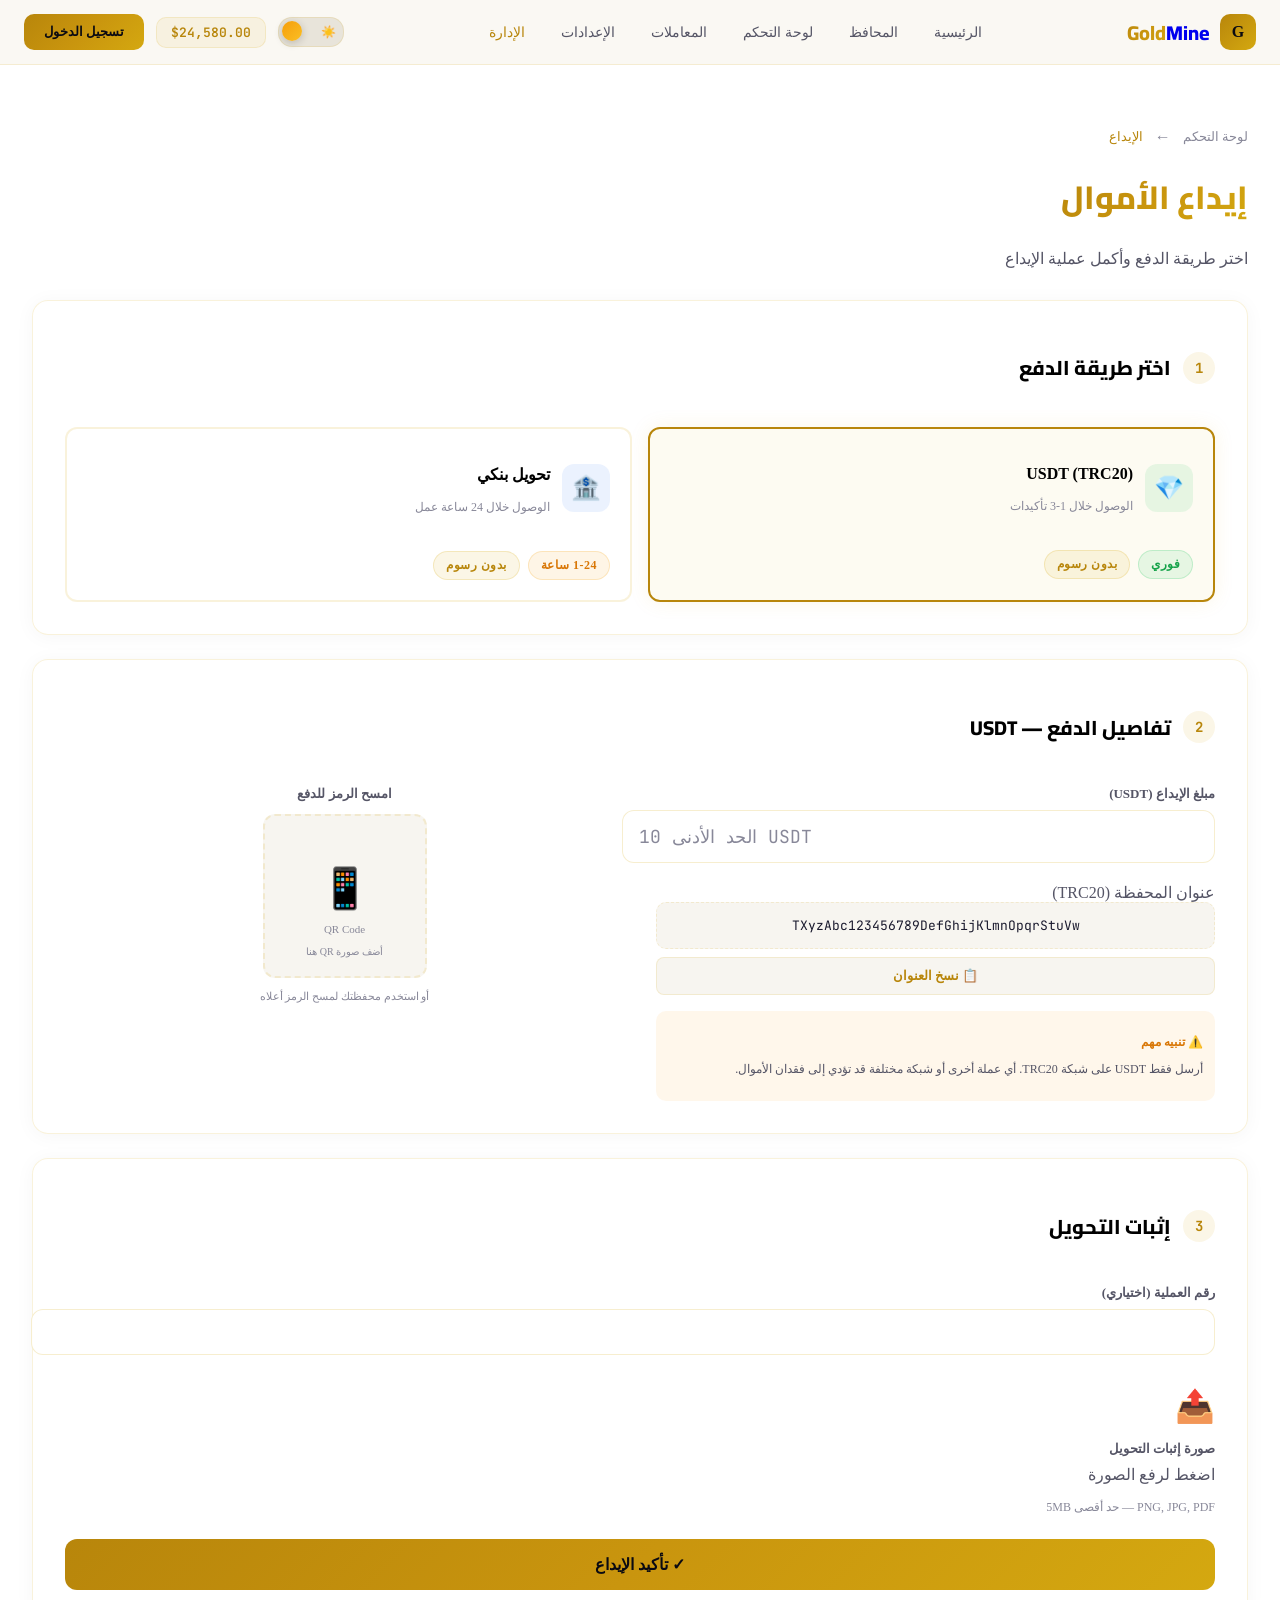
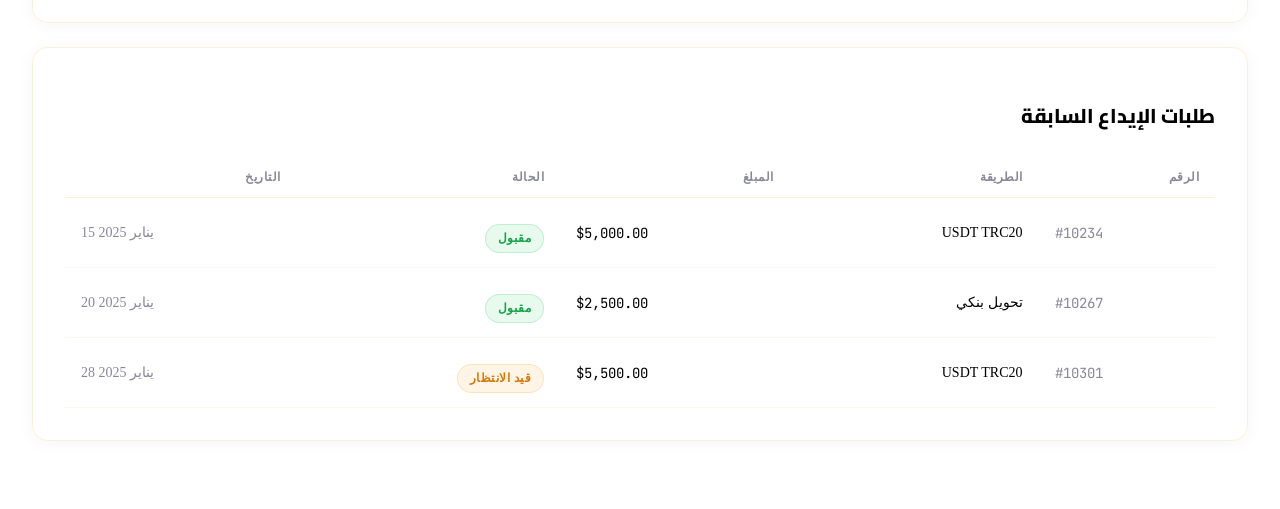
<file: deposit.html>
<!DOCTYPE html>
<html lang="ar" dir="rtl">
<head>
  <meta charset="UTF-8">
  <meta name="viewport" content="width=device-width, initial-scale=1.0">
  <title>الإيداع — منجم الذهب</title>
  <link rel="preconnect" href="https://fonts.googleapis.com">
  <link rel="preconnect" href="https://fonts.gstatic.com" crossorigin>
  <link href="https://fonts.googleapis.com/css2?family=Tajawal:wght@300;400;500;700;800;900&family=Cairo:wght@300;400;500;600;700;800;900&family=JetBrains+Mono:wght@400;500;600;700&display=swap" rel="stylesheet">
  <link rel="stylesheet" href="css/variables.css">
  <link rel="stylesheet" href="css/base.css">
  <link rel="stylesheet" href="css/components.css">
  <link rel="stylesheet" href="css/navbar.css">
  <link rel="stylesheet" href="css/pages.css">
  <style>
    .deposit-method {
      padding: 20px;
      border: 2px solid var(--card-border);
      border-radius: 12px;
      cursor: pointer;
      transition: all .3s;
      background: var(--card-bg);
    }
    .deposit-method:hover {
      border-color: rgba(212,168,16,.3);
      transform: translateY(-2px);
    }
    .deposit-method.active {
      border-color: var(--gold);
      background: rgba(212,168,16,.05);
      box-shadow: 0 0 20px rgba(212,168,16,.1);
    }
    .step-number {
      width: 32px;
      height: 32px;
      border-radius: 50%;
      background: rgba(212,168,16,.1);
      color: var(--gold);
      display: flex;
      align-items: center;
      justify-content: center;
      font-family: 'JetBrains Mono', monospace;
      font-weight: 700;
      font-size: 14px;
      flex-shrink: 0;
    }
    .wallet-address {
      background: var(--stat-inner-bg);
      border: 1px dashed var(--card-border);
      border-radius: 10px;
      padding: 14px 16px;
      font-family: 'JetBrains Mono', monospace;
      font-size: 13px;
      direction: ltr;
      text-align: center;
      word-break: break-all;
      color: var(--text);
      user-select: all;
    }
    .qr-placeholder {
      width: 160px;
      height: 160px;
      border: 2px dashed var(--card-border);
      border-radius: 12px;
      display: flex;
      align-items: center;
      justify-content: center;
      margin: 0 auto;
      background: var(--stat-inner-bg);
    }
  </style>
</head>
<body>

<!-- شريط التنقل -->
<nav class="navbar" id="navbar">
  <div class="page">
    <div class="nav-inner">
      <div class="nav-right" style="order:3">
        <div class="theme-toggle" onclick="toggleTheme()"><span class="icon-moon">🌙</span><span class="icon-sun">☀️</span><div class="toggle-knob"></div></div>
        <div class="nav-balance">$24,580.00</div>
        <a class="btn-gold btn-sm" href="login.html">تسجيل الدخول</a>
        <button class="mobile-toggle" onclick="toggleMobile()">
          <svg width="24" height="24" viewBox="0 0 24 24" fill="none"><path d="M3 12h18M3 6h18M3 18h18" stroke="currentColor" stroke-width="2" stroke-linecap="round"/></svg>
        </button>
      </div>
      <div class="nav-links" id="navLinks" style="order:2">
        <a class="nav-link" href="index.html">الرئيسية</a>
        <a class="nav-link" href="portfolios.html">المحافظ</a>
        <a class="nav-link" href="dashboard.html">لوحة التحكم</a>
        <a class="nav-link" href="transactions.html">المعاملات</a>
        <a class="nav-link" href="settings.html">الإعدادات</a>
        <a class="nav-link" href="admin.html" style="color:var(--gold)">الإدارة</a>
      </div>
      <a class="nav-logo" href="index.html" style="order:1">
        <div class="nav-logo-icon">G</div>
        <span><span class="gold-text">Gold</span>Mine</span>
      </a>
    </div>
  </div>
</nav>

<!-- محتوى الصفحة -->
<div class="page inner-page">

  <div style="margin-bottom:32px" class="anim-up">
    <div style="display:flex;align-items:center;gap:12px;margin-bottom:8px">
      <a href="dashboard.html" style="color:var(--text3);font-size:13px;text-decoration:none">لوحة التحكم</a>
      <span style="color:var(--text3)">←</span>
      <span style="color:var(--gold);font-size:13px">الإيداع</span>
    </div>
    <h1 style="font-family:'Cairo',serif;font-size:32px;font-weight:800">
      <span class="gold-text">إيداع الأموال</span>
    </h1>
    <p style="color:var(--text2);margin-top:4px">اختر طريقة الدفع وأكمل عملية الإيداع</p>
  </div>

  <!-- الخطوة 1: اختيار طريقة الدفع -->
  <div class="glass anim-up" style="padding:32px;margin-bottom:24px">
    <div style="display:flex;align-items:center;gap:12px;margin-bottom:24px">
      <div class="step-number">1</div>
      <h2 style="font-family:'Cairo',serif;font-size:20px;font-weight:800">اختر طريقة الدفع</h2>
    </div>

    <div style="display:grid;grid-template-columns:repeat(2,1fr);gap:16px" class="grid-2">
      <div class="deposit-method active" onclick="selectMethod(this,'usdt')" id="method-usdt">
        <div style="display:flex;align-items:center;gap:12px;margin-bottom:12px">
          <div style="width:48px;height:48px;border-radius:12px;background:rgba(34,197,94,.1);display:flex;align-items:center;justify-content:center;font-size:24px">💎</div>
          <div>
            <p style="font-weight:700;font-size:16px">USDT (TRC20)</p>
            <p style="font-size:12px;color:var(--text3)">الوصول خلال 1-3 تأكيدات</p>
          </div>
        </div>
        <div style="display:flex;gap:8px">
          <span class="badge badge-success">فوري</span>
          <span class="badge badge-gold">بدون رسوم</span>
        </div>
      </div>

      <div class="deposit-method" onclick="selectMethod(this,'bank')" id="method-bank">
        <div style="display:flex;align-items:center;gap:12px;margin-bottom:12px">
          <div style="width:48px;height:48px;border-radius:12px;background:rgba(59,130,246,.1);display:flex;align-items:center;justify-content:center;font-size:24px">🏦</div>
          <div>
            <p style="font-weight:700;font-size:16px">تحويل بنكي</p>
            <p style="font-size:12px;color:var(--text3)">الوصول خلال 24 ساعة عمل</p>
          </div>
        </div>
        <div style="display:flex;gap:8px">
          <span class="badge badge-warning">1-24 ساعة</span>
          <span class="badge badge-gold">بدون رسوم</span>
        </div>
      </div>
    </div>
  </div>

  <!-- الخطوة 2: تفاصيل الدفع — USDT -->
  <div class="glass anim-up" style="padding:32px;margin-bottom:24px" id="usdt-section">
    <div style="display:flex;align-items:center;gap:12px;margin-bottom:24px">
      <div class="step-number">2</div>
      <h2 style="font-family:'Cairo',serif;font-size:20px;font-weight:800">تفاصيل الدفع — USDT</h2>
    </div>

    <div style="display:grid;grid-template-columns:1fr 1fr;gap:32px" class="grid-2">
      <!-- يمين: المبلغ وعنوان المحفظة -->
      <div>
        <div style="margin-bottom:20px">
          <label style="display:block;font-size:13px;font-weight:600;color:var(--text2);margin-bottom:8px">مبلغ الإيداع (USDT)</label>
          <input class="input" type="number" placeholder="الحد الأدنى 10 USDT" id="deposit-amount" style="font-family:'JetBrains Mono',monospace;direction:ltr;font-size:18px">
        </div>

        <div style="margin-bottom:16px">
          <label style="00;color:var(--text2);margin-bottom:8px">عنوان المحفظة (TRC20)</label>
          <div class="wallet-address" id="wallet-addr">TXyzAbc123456789DefGhijKlmnOpqrStuVw</div>
          <button onclick="copyAddress()" style="margin-top:8px;width:100%;padding:10px;border-radius:8px;border:1px solid var(--card-border);background:var(--stat-inner-bg);color:var(--gold);font-weight:600;cursor:pointer;font-family:inherit;font-size:13px;transition:all .2s">
            📋 نسخ العنوان
          </button>
        </div>

        <div style="background:rgba(245,158,11,.08);borderdisplay:block;font-size:13px;font-weight:6:1px solid rgba(245,158,11,.15);border-radius:10px;padding:12px">
          <p style="font-size:12px;color:var(--warning);font-weight:600">⚠️ تنبيه مهم</p>
          <p style="font-size:12px;color:var(--text2);margin-top:4px">أرسل فقط USDT على شبكة TRC20. أي عملة أخرى أو شبكة مختلفة قد تؤدي إلى فقدان الأموال.</p>
        </div>
      </div>

      <!-- يسار: QR -->
      <div style="text-align:center">
        <label style="display:block;font-size:13px;font-weight:600;color:var(--text2);margin-bottom:12px">امسح الرمز للدفع</label>
        <div class="qr-placeholder">
          <div style="text-align:center">
            <p style="font-size:40px;margin-bottom:8px">📱</p>
            <p style="font-size:11px;color:var(--text3)">QR Code</p>
            <p style="font-size:10px;color:var(--text3)">أضف صورة QR هنا</p>
          </div>
        </div>
        <p style="font-size:11px;color:var(--text3);margin-top:12px">أو استخدم محفظتك لمسح الرمز أعلاه</p>
      </div>
    </div>
  </div>

  <!-- الخطوة 2: تفاصيل الدفع — بنكي (مخفي افتراضياً) -->
  <div class="glass anim-up" style="padding:32px;margin-bottom:24px;display:none" id="bank-section">
    <div style="display:flex;align-items:center;gap:12px;margin-bottom:24px">
      <div class="step-number">2</div>
      <h2 style="font-family:'Cairo',serif;font-size:20px;font-weight:800">تفاصيل">GoldMine Sudan Ltd</p>
        </div>
        <div>
          <p style="font-size:11px;color:var(--text3);margin-bottom:4px">رقم الحساب</p>
          <p style="font-family:'JetBrains Mono',monospace;font-weight:600;direction:ltr">1234567890123</p>
        </div>
        <div>
          <p style="font-size:11px;color:var(--text3);margin-bottom:4px">IBAN</p>
          <p style="font-family:'JetBrains Mono',monospace;font-weight التحويل البنكي</h2>
    </div>

    <div style="background:var(--stat-inner-bg);border-radius:12px;padding:20px;margin-bottom:20px">
      <p style="font-size:14px;font-weight:700;margin-bottom:16px">بيانات الحساب البنكي</p>
      <div style="display:grid;grid-template-columns:1fr 1fr;gap:12px">
        <div>
          <p style="font-size:11px;color:var(--text3);margin-bottom:4px">اسم البنك</p>
          <p style="font-family:'JetBrains Mono',monospace;font-weight:600">بنك嵖岈 السوداني المحدود</p>
        </div>
        <div>
          <p style="font-size:11px;color:var(--text3);margin-bottom:4px">اسم صاحب الحساب</p>
          <p style="font-family:'JetBrains Mono',monospace;font-weight:600:600;direction:ltr">SD12CBIH1234567890123</p>
        </div>
      </div>
    </div>

    <div style="margin-bottom:16px">
      <label style="display:block;font-size:13px;font-weight:600;color:var(--text2);margin-bottom:8px">مبلغ التحويل (دولار)</label>
      <input class="input" type="number" placeholder="الحد الأدنى $50" style="font-family:'JetBrains Mono',monospace;direction:ltr;font-size:18px">
    </div>

    <div style="background:rgba(245,158,11,.08);border:1px solid rgba(245,158,11,.15);border-radius:10px;padding:12px;margin-bottom:20px">
      <p style="font-size:12px;color:var(--warning);font-weight:600">⚠️ ملاحظة</p>
      <p style="font-size:12px;color:var(--text2);margin-top:4px">يرجى كتابة رقم حسابك في GoldMine في خانة البيان عند التحويل لتسهيل التتبع.</p>
    </div>
  </div>

  <!-- الخطوة 3: رفع إثبات التحويل -->
  <div class="glass anim-up" style="padding:32px;margin-bottom:24px">
    <div style="display:flex;align-items:center;gap:12px;margin-bottom:24px">
      <div class="step-number">3</div>
      <h2 style="font-family:'Cairo',serif;font-size:20px;font-weight:800">إثبات التحويل</h2>
    </div>

    <div style="margin-bottom:16px">
      <label style="display:block;font-size:13px;font-weight:600;color:var(--text2);margin-bottom:8px">رقم العملية (اختياري)</label>
      <input class="input dashed var(--card-border);border-radius:12px;padding:40px;text-align:center;cursor:pointer;transition:all .3s" onclick="document.getElementById('proof-file').click()" id="upload-zone">
        <p style="font-size:32px;margin-bottom:8px">📤</p>
        <p style="font-size:14px;font-weight" placeholder="TX Hash أو رقم التحويل البنكي" style="font-family:'JetBrains Mono',monospace;direction:ltr">
    </div>

    <div style="margin-bottom:24px">
      <label style="display:block;font-size:13px;font-weight:600;color:var(--text2);margin-bottom:8px">صورة إثبات التحويل</label>
      <div style="border:2px:600;color:var(--text2)">اضغط لرفع الصورة</p>
        <p style="font-size:12px;color:var(--text3);margin-top:4px">PNG, JPG, PDF — حد أقصى 5MB</p>
      </div>
      <input type="file" id="proof-file" style="display:none" accept="image/*,.pdf" onchange="handleFileUpload(this)">
      <p id="file-name" style="font-size:12px;color:var(--success);margin-top:8px;display:none"></p>
    </div>

    <button class="btn-gold" style="width:100%;justify-content:center;font-size:16px;padding:16px" onclick="submitDeposit()">
      ✓ تأكيد الإيداع
    </button>
  </div>

  <!-- حالة الإيداعات السابقة -->
  <div class="glass anim-up" style="padding:32px">
    <h2 style="font-family:'Cairo',serif;font-size:20px;font-weight:800;margin-bottom:24px">طلبات الإيداع السابقة</h2>
    <div class="table-wrap">
      <table>
        <thead>
          <tr>
            <th>الرقم</th>
            <th>الطريقة</th>
            <th>المبلغ</th>
            <th>الحالة</th>
            <th>التاريخ</th>
          </tr>
        </thead>
        <tbody>
          <tr>
            <td style="font-family:'JetBrains Mono',monospace;direction:ltr;color:var(--text3)">#10234</td>
            <td>USDT TRC20</td>
            <td style="font-family:'JetBrains Mono',monospace;direction:ltr">$5,000.00</td>
            <td><span class="badge badge-success">مقبول</span></td>
            <td style="color:var(--text3);direction:ltr">15 يناير 2025</td>
          </tr>
          <tr>
            <td style="font-family:'JetBrains Mono',monospace;direction:ltr;color:var(--text3)">#10267</td>
            <td>تحويل بنكي</td>
            <td style="font-family:'JetBrains Mono',monospace;direction:ltr">$2,500.00</td>
            <td><span class="badge badge-success">مقبول</span></td>
            <td style="color:var(--text3);direction:ltr">20 يناير 2025</td>
          </tr>
          <tr>
            <td style="font-family:'JetBrains Mono',monospace;direction:ltr;color:var(--text3)">#10301</td>
            <td>USDT TRC20</td>
            <td style="font-family:'JetBrains Mono',monospace;direction:ltr">$5,500.00</td>
            <td><span class="badge badge-warning">قيد الانتظار</span></td>
            <td style="color:var(--text3);direction:ltr">28 يناير 2025</td>
          </tr>
        </tbody>
      </table>
    </div>
  </div>

</div>

<div class="toast" id="toast"></div>

<script src="js/theme.js"></script>
<script src="js/app.js"></script>
<script>
  function selectMethod(el, method) {
    document.querySelectorAll('.deposit-method').forEach(m => m.classList.remove('active'));
    el.classList.add('active');
    document.getElementById('usdt-section').style.display = method === 'usdt' ? 'block' : 'none';
    document.getElementById('bank-section').style.display = method === 'bank' ? 'block' : 'none';
  }

  function copyAddress() {
    const addr = document.getElementById('wallet-addr').textContent;
    navigator.clipboard.writeText(addr).then(() => {
      showToast('تم نسخ العنوان!','success');
    });
  }

  function handleFileUpload(input) {
    if (input.files[0]) {
      document.getElementById('file-name').textContent = '✓ ' + input.files[0].name;
      document.getElementById('file-name').style.display = 'block';
      document.getElementById('upload-zone').style.borderColor = 'var(--success)';
    }
  }

  function submitDeposit() {
    showToast('تم إرسال طلب الإيداع بنجاح! سيتم المراجعة خلال ساعات.','success');
  }
</script>
</body>
</html>
</file>
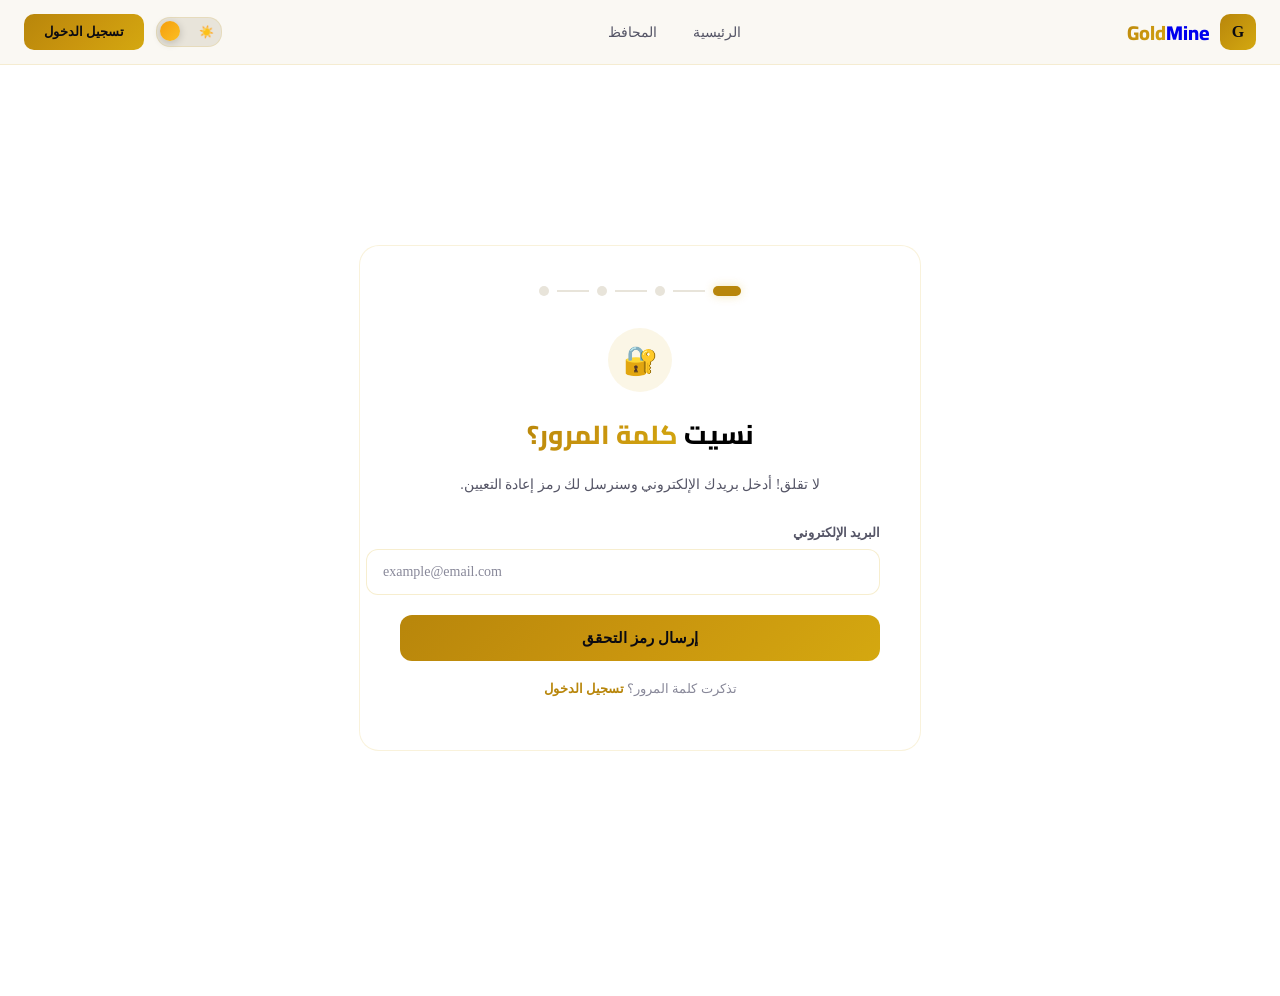
<file: forgot-password.html>
<!DOCTYPE html>
<html lang="ar" dir="rtl">
<head>
  <meta charset="UTF-8">
  <meta name="viewport" content="width=device-width, initial-scale=1.0">
  <title>نسيت كلمة المرور — منجم الذهب</title>
  <link rel="preconnect" href="https://fonts.googleapis.com">
  <link rel="preconnect" href="https://fonts.gstatic.com" crossorigin>
  <link href="https://fonts.googleapis.com/css2?family=Tajawal:wght@300;400;500;700;800;900&family=Cairo:wght@300;400;500;600;700;800;900&family=JetBrains+Mono:wght@400;500;600;700&display=swap" rel="stylesheet">
  <link rel="stylesheet" href="css/variables.css">
  <link rel="stylesheet" href="css/base.css">
  <link rel="stylesheet" href="css/components.css">
  <link rel="stylesheet" href="css/navbar.css">
  <link rel="stylesheet" href="css/pages.css">
  <style>
    .forgot-page {
      min-height: 100vh;
      display: flex;
      align-items: center;
      justify-content: center;
      padding: 40px 20px;
    }
    .forgot-card {
      width: 100%;
      max-width: 480px;
      background: var(--card-bg);
      border: 1px solid var(--card-border);
      border-radius: 20px;
      padding: 40px;
      backdrop-filter: blur(20px);
    }
    .step-dots {
      display: flex;
      align-items: center;
      justify-content: center;
      gap: 8px;
      margin-bottom: 32px;
    }
    .step-dot {
      width: 10px;
      height: 10px;
      border-radius: 50%;
      background: var(--bg4);
      transition: all .3s;
    }
    .step-dot.active {
      background: var(--gold);
      box-shadow: 0 0 10px rgba(212,168,16,.3);
      width: 28px;
      border-radius: 5px;
    }
    .step-dot.done {
      background: var(--success);
    }
    .step-line {
      width: 32px;
      height: 2px;
      background: var(--bg4);
      transition: all .3s;
    }
    .step-line.done {
      background: var(--success);
    }
    .code-box {
      width: 50px;
      height: 58px;
      text-align: center;
      font-family: 'JetBrains Mono', monospace;
      font-size: 22px;
      font-weight: 700;
      background: var(--input-bg);
      border: 2px solid var(--input-border);
      border-radius: 12px;
      color: var(--text);
      outline: none;
      transition: all .2s;
      direction: ltr;
    }
    .code-box:focus {
      border-color: var(--gold);
      box-shadow: 0 0 0 3px rgba(212,168,16,.12);
    }
    .strength-bar {
      height: 4px;
      border-radius: 2px;
      background: var(--bg4);
      overflow: hidden;
      margin-top: 8px;
    }
    .strength-fill {
      height: 100%;
      border-radius: 2px;
      transition: all .3s;
      width: 0;
    }
    .check-item {
      display: flex;
      align-items: center;
      gap: 8px;
      margin-bottom: 6px;
      font-size: 12px;
      color: var(--text3);
      transition: color .3s;
    }
    .check-item.pass {
      color: var(--success);
    }
  </style>
</head>
<body>

<!-- شريط التنقل -->
<nav class="navbar" id="navbar">
  <div class="page">
    <div class="nav-inner">
      <div class="nav-right" style="order:3">
        <div class="theme-toggle" onclick="toggleTheme()">
          <span class="icon-moon">🌙</span>
          <span class="icon-sun">☀️</span>
          <div class="toggle-knob"></div>
        </div>
        <a class="btn-gold btn-sm" href="login.html">تسجيل الدخول</a>
        <button class="mobile-toggle" onclick="toggleMobile()">
          <svg width="24" height="24" viewBox="0 0 24 24" fill="none">
            <path d="M3 12h18M3 6h18M3 18h18" stroke="currentColor" stroke-width="2" stroke-linecap="round"/>
          </svg>
        </button>
      </div>
      <div class="nav-links" id="navLinks" style="order:2">
        <a class="nav-link" href="index.html">الرئيسية</a>
        <a class="nav-link" href="portfolios.html">المحافظ</a>
      </div>
      <a class="nav-logo" href="index.html" style="order:1">
        <div class="nav-logo-icon">G</div>
        <span><span class="gold-text">Gold</span>Mine</span>
      </a>
    </div>
  </div>
</nav>

<!-- المحتوى -->
<div class="forgot-page">
  <div class="forgot-card">

    <!-- شريط التقدم -->
    <div class="step-dots">
      <div class="step-dot active" id="dot1"></div>
      <div class="step-line" id="line1"></div>
      <div class="step-dot" id="dot2"></div>
      <div class="step-line" id="line2"></div>
      <div class="step-dot" id="dot3"></div>
      <div class="step-line" id="line3"></div>
      <div class="step-dot" id="dot4"></div>
    </div>

    <!-- ═══════════════════════════════════════════
         الخطوة 1: إدخال البريد
         ═══════════════════════════════════════════ -->
    <div id="step1">
      <div style="text-align:center;margin-bottom:28px">
        <div style="width:64px;height:64px;border-radius:50%;background:rgba(212,168,16,.1);display:flex;align-items:center;justify-content:center;margin:0 auto 16px;font-size:28px">🔐</div>
        <h1 style="font-family:'Cairo',serif;font-size:26px;font-weight:800;margin-bottom:8px">نسيت <span class="gold-text">كلمة المرور؟</span></h1>
        <p style="color:var(--text2);font-size:14px;line-height:1.7">لا تقلق! أدخل بريدك الإلكتروني وسنرسل لك رمز إعادة التعيين.</p>
      </div>

      <div style="margin-bottom:20px">
        <label style="display:block;font-size:13px;font-weight:600;color:var(--text2);margin-bottom:8px">البريد الإلكتروني</label>
        <input class="input" type="email" placeholder="example@email.com" id="resetEmail" style="direction:ltr">
      </div>

      <button class="btn-gold" style="width:100%;justify-content:center;padding:14px" onclick="goStep2()">
        إرسال رمز التحقق
      </button>

      <p style="text-align:center;margin-top:20px;font-size:13px;color:var(--text3)">
        تذكرت كلمة المرور؟ <a href="login.html" style="color:var(--gold);text-decoration:none;font-weight:600">تسجيل الدخول</a>
      </p>
    </div>

    <!-- ═══════════════════════════════════════════
         الخطوة 2: إدخال الرمز
         ═══════════════════════════════════════════ -->
    <div id="step2" style="display:none">
      <div style="text-align:center;margin-bottom:28px">
        <div style="width:64px;height:64px;border-radius:50%;background:rgba(212,168,16,.1);display:flex;align-items:center;justify-content:center;margin:0 auto 16px;font-size:28px">📧</div>
        <h1 style="font-family:'Cairo',serif;font-size:26px;font-weight:800;margin-bottom:8px">أدخل <span class="gold-text">الرمز</span></h1>
        <p style="color:var(--text2);font-size:14px">أرسلنا رمز مكون من 6 أرقام إلى</p>
        <p style="color:var(--gold);font-size:14px;font-weight:600;direction:ltr;margin-top:4px" id="showEmail">ahmed@example.com</p>
      </div>

      <div style="display:flex;gap:8px;justify-content:center;margin-bottom:24px;direction:ltr">
        <input class="code-box" type="text" maxlength="1" id="n1" oninput="moveNext(this,2)" autofocus>
        <input class="code-box" type="text" maxlength="1" id="n2" oninput="moveNext(this,3)">
        <input class="code-box" type="text" maxlength="1" id="n3" oninput="moveNext(this,4)">
        <input class="code-box" type="text" maxlength="1" id="n4" oninput="moveNext(this,5)">
        <input class="code-box" type="text" maxlength="1" id="n5" oninput="moveNext(this,6)">
        <input class="code-box" type="text" maxlength="1" id="n6" oninput="goStep3()">
      </div>

      <button class="btn-gold" style="width:100%;justify-content:center;padding:14px" onclick="goStep3()">
        تحقق من الرمز
      </button>

      <p style="text-align:center;margin-top:16px;font-size:13px;color:var(--text3)">
        لم يصلك الرمز؟
        <a href="javascript:void(0)" onclick="resendCode()" id="resendLink" style="color:var(--gold);text-decoration:none;font-weight:600">إعادة الإرسال</a>
        <span id="countdown" style="display:none;color:var(--text3)"></span>
      </p>
    </div>

    <!-- ═══════════════════════════════════════════
         الخطوة 3: كلمة مرور جديدة
         ═══════════════════════════════════════════ -->
    <div id="step3" style="display:none">
      <div style="text-align:center;margin-bottom:28px">
        <div style="width:64px;height:64px;border-radius:50%;background:rgba(212,168,16,.1);display:flex;align-items:center;justify-content:center;margin:0 auto 16px;font-size:28px">🔑</div>
        <h1 style="font-family:'Cairo',serif;font-size:26px;font-weight:800;margin-bottom:8px">كلمة مرور <span class="gold-text">جديدة</span></h1>
        <p style="color:var(--text2);font-size:14px">اختر كلمة مرور قوية لحسابك</p>
      </div>

      <div style="margin-bottom:16px">
        <label style="display:block;font-size:13px;font-weight:600;color:var(--text2);margin-bottom:8px">كلمة المرور الجديدة</label>
        <input class="input" type="password" placeholder="٨ أحرف على الأقل" id="newPass" oninput="checkStrength()" style="direction:ltr">
        <div class="strength-bar">
          <div class="strength-fill" id="strengthFill"></div>
        </div>
        <p style="font-size:12px;margin-top:4px" id="strengthText"></p>
      </div>

      <div style="margin-bottom:20px">
        <label style="display:block;font-size:13px;font-weight:600;color:var(--text2);margin-bottom:8px">تأكيد كلمة المرور</label>
        <input class="input" type="password" placeholder="أعد كتابة كلمة المرور" id="confirmPass" oninput="checkStrength()" style="direction:ltr">
      </div>

      <div style="background:var(--stat-inner-bg);border-radius:10px;padding:14px;margin-bottom:20px">
        <div class="check-item" id="chkLen">
          <span id="chkLenIcon">○</span>
          <span>٨ أحرف على الأقل</span>
        </div>
        <div class="check-item" id="chkUpper">
          <span id="chkUpperIcon">○</span>
          <span>حرف كبير واحد على الأقل</span>
        </div>
        <div class="check-item" id="chkNum">
          <span id="chkNumIcon">○</span>
          <span>رقم واحد على الأقل</span>
        </div>
        <div class="check-item" id="chkMatch">
          <span id="chkMatchIcon">○</span>
          <span>كلمتا المرور متطابقتان</span>
        </div>
      </div>

      <button class="btn-gold" style="width:100%;justify-content:center;padding:14px" onclick="goStep4()">
        إعادة تعيين كلمة المرور
      </button>
    </div>

    <!-- ═══════════════════════════════════════════
         الخطوة 4: نجاح
         ═══════════════════════════════════════════ -->
    <div id="step4" style="display:none">
      <div style="text-align:center;margin-bottom:28px">
        <div style="width:80px;height:80px;border-radius:50%;background:rgba(34,197,94,.1);display:flex;align-items:center;justify-content:center;margin:0 auto 16px;font-size:36px">✅</div>
        <h1 style="font-family:'Cairo',serif;font-size:26px;font-weight:800;margin-bottom:8px">تم بنجاح!</h1>
        <p style="color:var(--text2);font-size:14px;line-height:1.7">تم إعادة تعيين كلمة المرور بنجاح. يمكنك الآن تسجيل الدخول بكلمة المرور الجديدة.</p>
      </div>

      <a class="btn-gold" href="login.html" style="width:100%;justify-content:center;padding:14px;display:flex;text-decoration:none;font-size:16px">
        تسجيل الدخول الآن
      </a>
    </div>

  </div>
</div>

<div class="toast" id="toast"></div>

<script src="js/theme.js"></script>
<script src="js/app.js"></script>
<script>
  function updateDots(step) {
    for (let i = 1; i <= 4; i++) {
      const dot = document.getElementById('dot' + i);
      dot.className = 'step-dot';
      if (i < step) dot.classList.add('done');
      else if (i === step) dot.classList.add('active');
    }
    for (let i = 1; i <= 3; i++) {
      const line = document.getElementById('line' + i);
      line.className = 'step-line';
      if (i < step) line.classList.add('done');
    }
  }

  function goStep2() {
    const email = document.getElementById('resetEmail').value.trim();
    if (!email) { showToast('أدخل بريدك الإلكتروني','error'); return; }
    document.getElementById('showEmail').textContent = email;
    document.getElementById('step1').style.display = 'none';
    document.getElementById('step2').style.display = 'block';
    updateDots(2);
    startTimer();
    document.getElementById('n1').focus();
    showToast('تم إرسال الرمز إلى بريدك!','success');
  }

  function moveNext(el, next) {
    if (el.value.length === 1 && next <= 6) {
      document.getElementById('n' + next).focus();
    }
  }

  function goStep3() {
    let code = '';
    for (let i = 1; i <= 6; i++) code += document.getElementById('n' + i).value;
    if (code.length < 6) { showToast('أدخل الرمز كاملاً','error'); return; }
    document.getElementById('step2').style.display = 'none';
    document.getElementById('step3').style.display = 'block';
    updateDots(3);
  }

  function startTimer() {
    let s = 60;
    const link = document.getElementById('resendLink');
    const cd = document.getElementById('countdown');
    link.style.display = 'none';
    cd.style.display = 'inline';
    const t = setInterval(() => {
      s--;
      cd.textContent = '(' + s + ' ثانية)';
      if (s <= 0) {
        clearInterval(t);
        link.style.display = 'inline';
        cd.style.display = 'none';
      }
    }, 1000);
  }

  function resendCode() {
    startTimer();
    showToast('تم إعادة إرسال الرمز!','success');
  }

  function checkStrength() {
    const pass = document.getElementById('newPass').value;
    const confirm = document.getElementById('confirmPass').value;
    const fill = document.getElementById('strengthFill');
    const text = document.getElementById('strengthText');
    let score = 0;

    function setCheck(id, iconId, ok) {
      const el = document.getElementById(id);
      const icon = document.getElementById(iconId);
      if (ok) { el.classList.add('pass'); icon.textContent = '✓'; }
      else { el.classList.remove('pass'); icon.textContent = '○'; }
    }

    setCheck('chkLen', 'chkLenIcon', pass.length >= 8); if (pass.length >= 8) score++;
    setCheck('chkUpper', 'chkUpperIcon', /[A-Z]/.test(pass)); if (/[A-Z]/.test(pass)) score++;
    setCheck('chkNum', 'chkNumIcon', /[0-9]/.test(pass)); if (/[0-9]/.test(pass)) score++;
    setCheck('chkMatch', 'chkMatchIcon', confirm && pass === confirm); if (confirm && pass === confirm) score++;

    const pct = (score / 4) * 100;
    fill.style.width = pct + '%';

    if (score <= 1) { fill.style.background = 'var(--danger)'; text.textContent = 'ضعيفة'; text.style.color = 'var(--danger)'; }
    else if (score <= 2) { fill.style.background = 'var(--warning)'; text.textContent = 'متوسطة'; text.style.color = 'var(--warning)'; }
    else if (score <= 3) { fill.style.background = '#22c55e'; text.textContent = 'جيدة'; text.style.color = '#22c55e'; }
    else { fill.style.background = 'var(--success)'; text.textContent = 'قوية جداً'; text.style.color = 'var(--success)'; }
  }

  function goStep4() {
    const pass = document.getElementById('newPass').value;
    const confirm = document.getElementById('confirmPass').value;
    if (pass.length < 8) { showToast('كلمة المرور يجب أن تكون ٨ أحرف على الأقل','error'); return; }
    if (!/[A-Z]/.test(pass)) { showToast('يجب أن تحتوي على حرف كبير واحد على الأقل','error'); return; }
    if (!/[0-9]/.test(pass)) { showToast('يجب أن تحتوي على رقم واحد على الأقل','error'); return; }
    if (pass !== confirm) { showToast('كلمتا المرور غير متطابقتين','error'); return; }
    document.getElementById('step3').style.display = 'none';
    document.getElementById('step4').style.display = 'block';
    updateDots(4);
    showToast('تم إعادة تعيين كلمة المرور بنجاح!','success');
  }
</script>
</body>
</html>
</file>
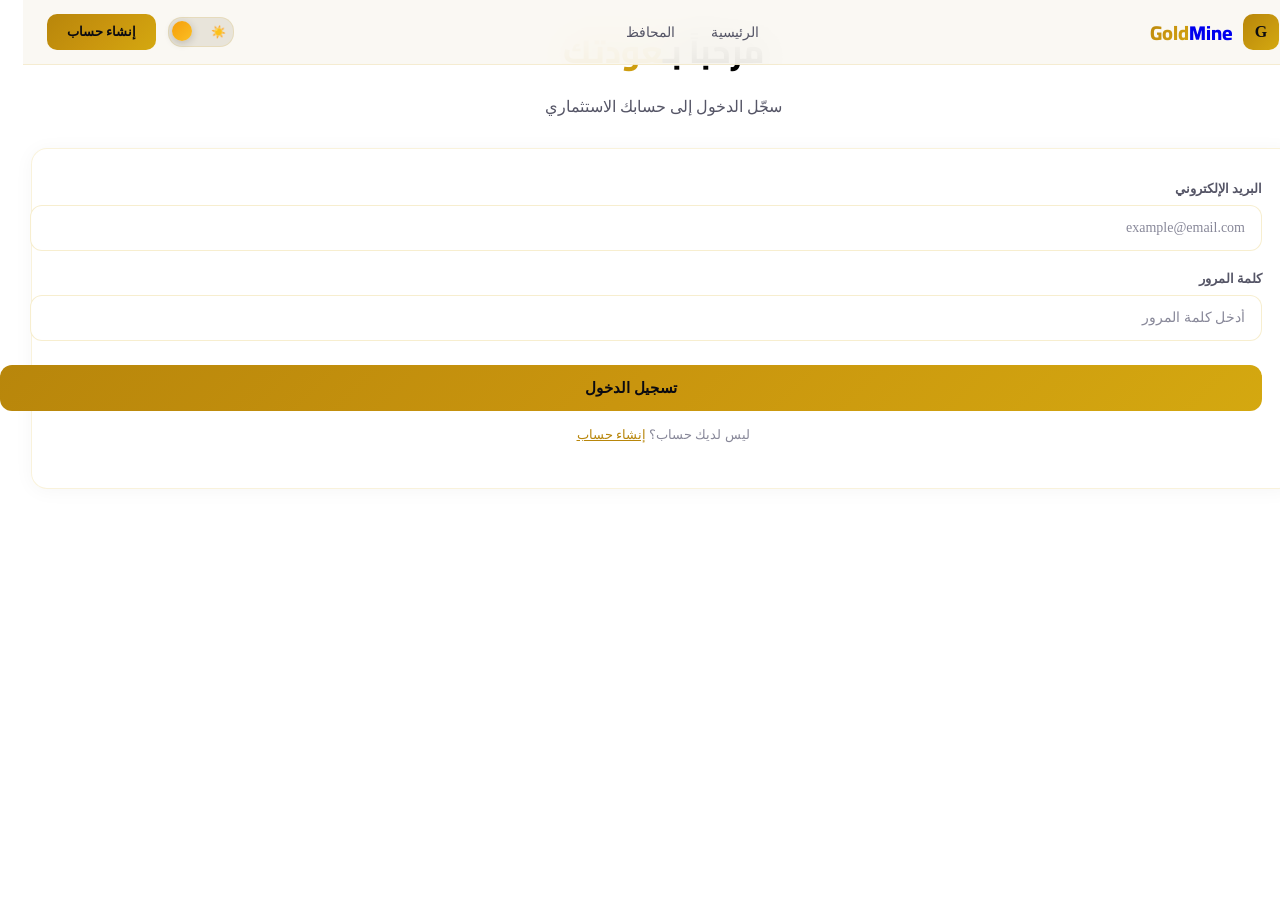
<file: login.html>
<!DOCTYPE html>
<html lang="ar" dir="rtl">
<head>
  <meta charset="UTF-8">
  <meta name="viewport" content="width=device-width, initial-scale=1.0">
  <title>تسجيل الدخول — منجم الذهب</title>
  <link rel="preconnect" href="https://fonts.googleapis.com">
  <link rel="preconnect" href="https://fonts.gstatic.com" crossorigin>
  <link href="https://fonts.googleapis.com/css2?family=Tajawal:wght@300;400;500;700;800;900&family=Cairo:wght@300;400;500;600;700;800;900&family=JetBrains+Mono:wght@400;500;600;700&display=swap" rel="stylesheet">
  <link rel="stylesheet" href="css/variables.css">
  <link rel="stylesheet" href="css/base.css">
  <link rel="stylesheet" href="css/components.css">
  <link rel="stylesheet" href="css/navbar.css">
  <link rel="stylesheet" href="css/pages.css">
</head>
<body>

<nav class="navbar" id="navbar">
  <div class="page">
    <div class="nav-inner">
      <div class="nav-right" style="order:3">
        <div class="theme-toggle" onclick="toggleTheme()"><span class="icon-moon">🌙</span><span class="icon-sun">☀️</span><div class="toggle-knob"></div></div>
        <a class="btn-gold btn-sm" href="register.html">إنشاء حساب</a>
      </div>
      <div class="nav-links" id="navLinks" style="order:2">
        <a class="nav-link" href="index.html">الرئيسية</a>
        <a class="nav-link" href="portfolios.html">المحافظ</a>
      </div>
      <a class="nav-logo" href="index.html" style="order:1">
        <div class="nav-logo-icon">G</div>
        <span><span class="gold-text">Gold</span>Mine</span>
      </a>
    </div>
  </div>
</nav>

<div class="auth-page">
  <div class="auth-card">
    <div style="text-align:center;margin-bottom:32px" class="anim-up">
      <h1 style="font-family:'Cairo',serif;font-size:32px;font-weight:800;margin-bottom:8px">مرحباً بـ<span class="gold-text">عودتك</span></h1>
      <p style="color:var(--text2)">سجّل الدخول إلى حسابك الاستثماري</p>
    </div>
    <div class="glass anim-up" style="padding:32px">
      <div style="margin-bottom:20px">
        <label style="display:block;font-size:13px;font-weight:600;color:var(--text2);margin-bottom:8px">البريد الإلكتروني</label>
        <input class="input" type="email" placeholder="example@email.com">
      </div>
      <div style="margin-bottom:24px">
        <label style="display:block;font-size:13px;font-weight:600;color:var(--text2);margin-bottom:8px">كلمة المرور</label>
        <input class="input" type="password" placeholder="أدخل كلمة المرور">
      </div>
      <a class="btn-gold" href="dashboard.html" style="width:100%;justify-content:center;display:flex">تسجيل الدخول</a>
      <p style="text-align:center;margin-top:16px;font-size:13px;color:var(--text3)">ليس لديك حساب؟ <a style="color:var(--gold);cursor:pointer" href="register.html">إنشاء حساب</a></p>
    </div>
  </div>
</div>

<div class="toast" id="toast"></div>
<script src="js/theme.js"></script>
<script src="js/app.js"></script>
</body>
</html>
</file>
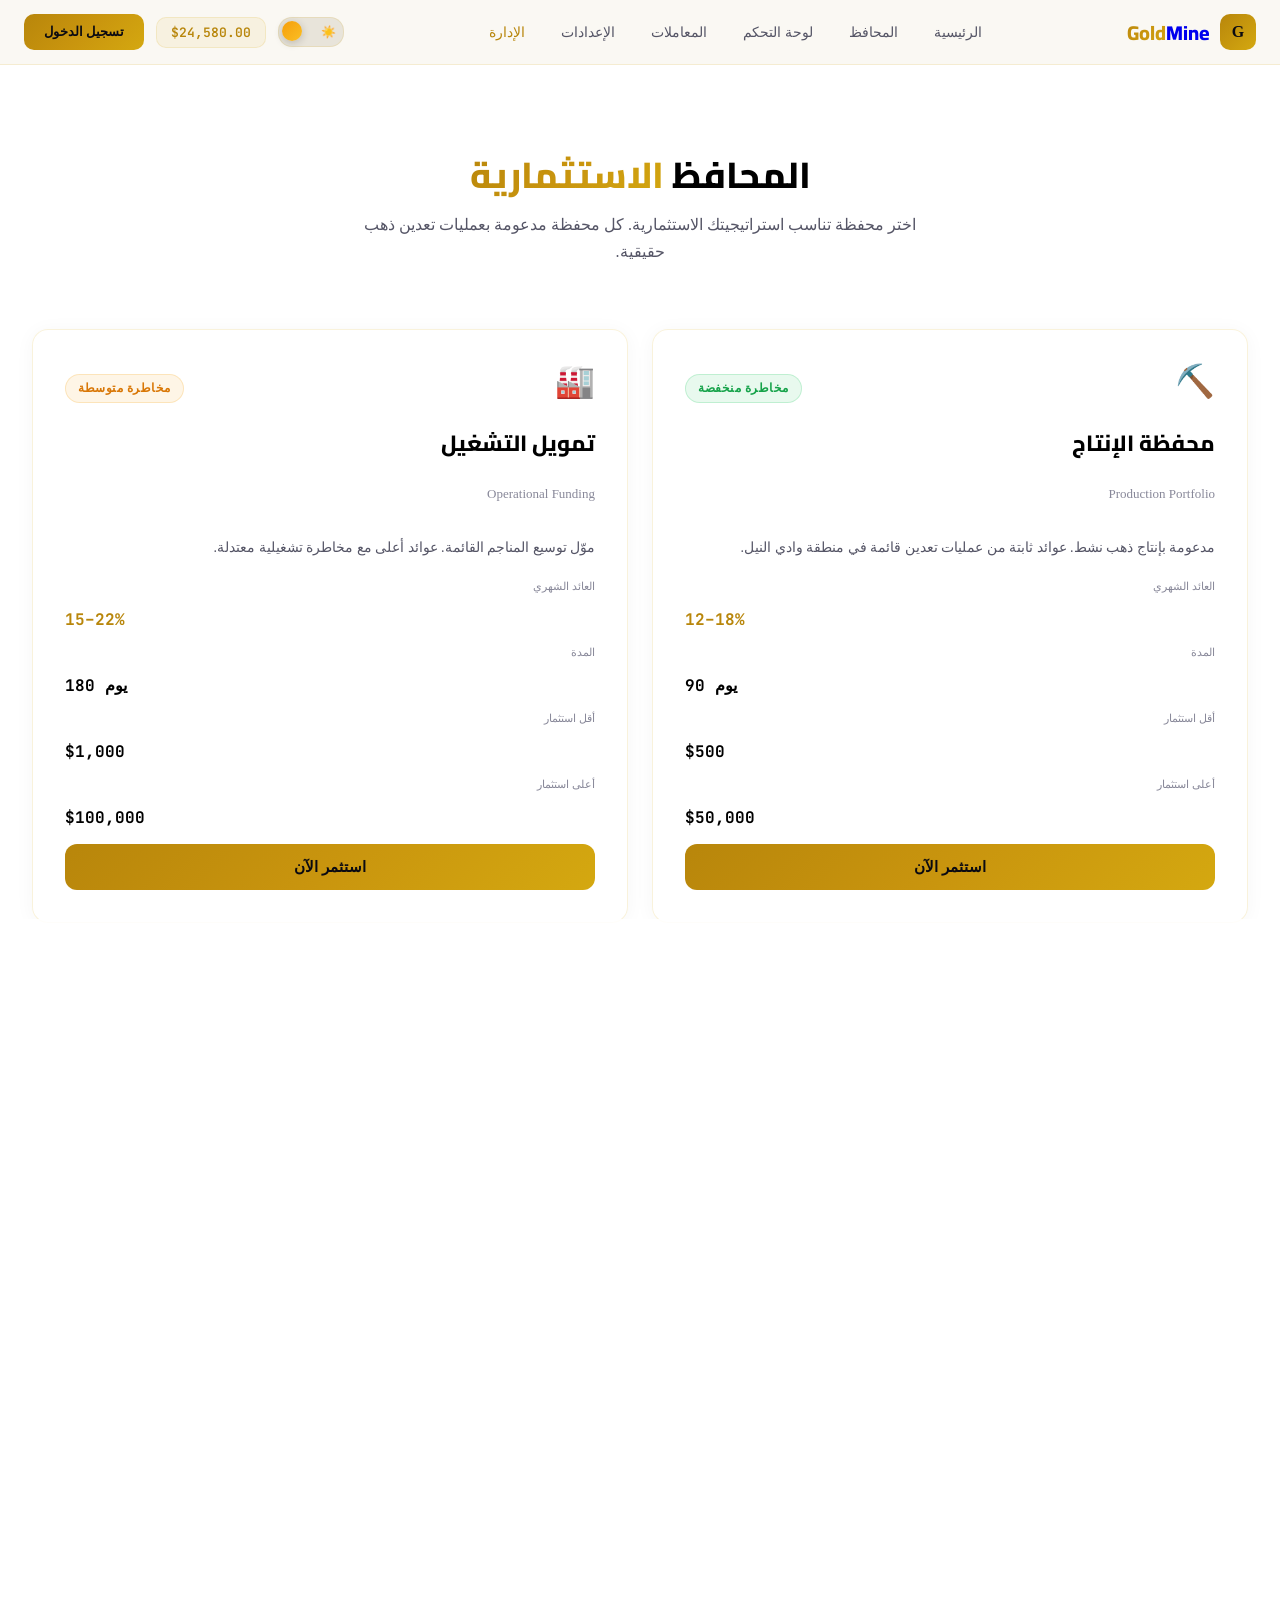
<file: portfolios.html>
<!DOCTYPE html>
<html lang="ar" dir="rtl">
<head>
  <meta charset="UTF-8">
  <meta name="viewport" content="width=device-width, initial-scale=1.0">
  <title>المحافظ الاستثمارية — منجم الذهب</title>
  <link rel="preconnect" href="https://fonts.googleapis.com">
  <link rel="preconnect" href="https://fonts.gstatic.com" crossorigin>
  <link href="https://fonts.googleapis.com/css2?family=Tajawal:wght@300;400;500;700;800;900&family=Cairo:wght@300;400;500;600;700;800;900&family=JetBrains+Mono:wght@400;500;600;700&display=swap" rel="stylesheet">
  <link rel="stylesheet" href="css/variables.css">
  <link rel="stylesheet" href="css/base.css">
  <link rel="stylesheet" href="css/components.css">
  <link rel="stylesheet" href="css/navbar.css">
  <link rel="stylesheet" href="css/pages.css">
</head>
<body>

<!-- شريط التنقل -->
<nav class="navbar" id="navbar">
  <div class="page">
    <div class="nav-inner">
      <div class="nav-right" style="order:3">
        <div class="theme-toggle" onclick="toggleTheme()" title="تبديل الوضع">
          <span class="icon-moon">🌙</span>
          <span class="icon-sun">☀️</span>
          <div class="toggle-knob"></div>
        </div>
        <div class="nav-balance">$24,580.00</div>
        <a class="btn-gold btn-sm" href="login.html">تسجيل الدخول</a>
        <button class="mobile-toggle" onclick="toggleMobile()">
          <svg width="24" height="24" viewBox="0 0 24 24" fill="none"><path d="M3 12h18M3 6h18M3 18h18" stroke="currentColor" stroke-width="2" stroke-linecap="round"/></svg>
        </button>
      </div>
      <div class="nav-links" id="navLinks" style="order:2">
        <a class="nav-link" href="index.html">الرئيسية</a>
        <a class="nav-link active" href="portfolios.html">المحافظ</a>
        <a class="nav-link" href="dashboard.html">لوحة التحكم</a>
        <a class="nav-link" href="transactions.html">المعاملات</a>
        <a class="nav-link" href="settings.html">الإعدادات</a>
        <a class="nav-link" href="admin.html" style="color:var(--gold)">الإدارة</a>
      </div>
      <a class="nav-logo" href="index.html" style="order:1">
        <div class="nav-logo-icon">G</div>
        <span><span class="gold-text">Gold</span>Mine</span>
      </a>
    </div>
  </div>
</nav>

<!-- محتوى الصفحة -->
<div class="page inner-page">
  <div style="text-align:center;margin-bottom:64px" class="anim-up">
    <h1 class="section-title">المحافظ <span class="gold-text">الاستثمارية</span></h1>
    <p class="section-sub" style="margin:0 auto">اختر محفظة تناسب استراتيجيتك الاستثمارية. كل محفظة مدعومة بعمليات تعدين ذهب حقيقية.</p>
  </div>

  <div style="display:grid;grid-template-columns:repeat(2,1fr);gap:24px" class="grid-2">

    <!-- محفظة الإنتاج -->
    <div class="glass card anim-up">
      <div style="display:flex;justify-content:space-between;align-items:flex-start;margin-bottom:20px">
        <div>
          <div style="font-size:32px;margin-bottom:12px">⛏️</div>
          <h3 style="font-family:'Cairo',serif;font-size:22px;font-weight:800">محفظة الإنتاج</h3>
          <p style="font-size:13px;color:var(--text3);margin-top:4px">Production Portfolio</p>
        </div>
        <span class="badge badge-success">مخاطرة منخفضة</span>
      </div>
      <p style="font-size:14px;color:var(--text2);line-height:1.8;margin-bottom:20px">مدعومة بإنتاج ذهب نشط. عوائد ثابتة من عمليات تعدين قائمة في منطقة وادي النيل.</p>
      <div class="portfolio-info-2col">
        <div class="portfolio-stat-box">
          <p style="font-size:11px;color:var(--text3);margin-bottom:4px">العائد الشهري</p>
          <p style="font-family:'JetBrains Mono',monospace;color:var(--gold);font-weight:700;direction:ltr">12–18%</p>
        </div>
        <div class="portfolio-stat-box">
          <p style="font-size:11px;color:var(--text3);margin-bottom:4px">المدة</p>
          <p style="font-family:'JetBrains Mono',monospace;font-weight:700;direction:ltr">90 يوم</p>
        </div>
        <div class="portfolio-stat-box">
          <p style="font-size:11px;color:var(--text3);margin-bottom:4px">أقل استثمار</p>
          <p style="font-family:'JetBrains Mono',monospace;font-weight:700;direction:ltr">$500</p>
        </div>
        <div class="portfolio-stat-box">
          <p style="font-size:11px;color:var(--text3);margin-bottom:4px">أعلى استثمار</p>
          <p style="font-family:'JetBrains Mono',monospace;font-weight:700;direction:ltr">$50,000</p>
        </div>
      </div>
      <button class="btn-gold" style="width:100%;justify-content:center" onclick="openModal('invest')">استثمر الآن</button>
    </div>

    <!-- تمويل التشغيل -->
    <div class="glass card anim-up">
      <div style="display:flex;justify-content:space-between;align-items:flex-start;margin-bottom:20px">
        <div>
          <div style="font-size:32px;margin-bottom:12px">🏭</div>
          <h3 style="font-family:'Cairo',serif;font-size:22px;font-weight:800">تمويل التشغيل</h3>
          <p style="font-size:13px;color:var(--text3);margin-top:4px">Operational Funding</p>
        </div>
        <span class="badge badge-warning">مخاطرة متوسطة</span>
      </div>
      <p style="font-size:14px;color:var(--text2);line-height:1.8;margin-bottom:20px">موّل توسيع المناجم القائمة. عوائد أعلى مع مخاطرة تشغيلية معتدلة.</p>
      <div class="portfolio-info-2col">
        <div class="portfolio-stat-box">
          <p style="font-size:11px;color:var(--text3);margin-bottom:4px">العائد الشهري</p>
          <p style="font-family:'JetBrains Mono',monospace;color:var(--gold);font-weight:700;direction:ltr">15–22%</p>
        </div>
        <div class="portfolio-stat-box">
          <p style="font-size:11px;color:var(--text3);margin-bottom:4px">المدة</p>
          <p style="font-family:'JetBrains Mono',monospace;font-weight:700;direction:ltr">180 يوم</p>
        </div>
        <div class="portfolio-stat-box">
          <p style="font-size:11px;color:var(--text3);margin-bottom:4px">أقل استثمار</p>
          <p style="font-family:'JetBrains Mono',monospace;font-weight:700;direction:ltr">$1,000</p>
        </div>
        <div class="portfolio-stat-box">
          <p style="font-size:11px;color:var(--text3);margin-bottom:4px">أعلى استثمار</p>
          <p style="font-family:'JetBrains Mono',monospace;font-weight:700;direction:ltr">$100,000</p>
        </div>
      </div>
      <button class="btn-gold" style="width:100%;justify-content:center" onclick="openModal('invest')">استثمر الآن</button>
    </div>

    <!-- محفظة التداول -->
    <div class="glass card anim-up">
      <div style="display:flex;justify-content:space-between;align-items:flex-start;margin-bottom:20px">
        <div>
          <div style="font-size:32px;margin-bottom:12px">📈</div>
          <h3 style="font-family:'Cairo',serif;font-size:22px;font-weight:800">محفظة التداول</h3>
          <p style="font-size:13px;color:var(--text3);margin-top:4px">Trading Portfolio</p>
        </div>
        <span class="badge badge-warning">مخاطرة متوسطة-عالية</span>
      </div>
      <p style="font-size:14px;color:var(--text2);line-height:1.8;margin-bottom:20px">عمليات تداول ذهب قصيرة الأجل. عوائد سريعة مع توزيع أرباح يومي.</p>
      <div class="portfolio-info-2col">
        <div class="portfolio-stat-box">
          <p style="font-size:11px;color:var(--text3);margin-bottom:4px">العائد الشهري</p>
          <p style="font-family:'JetBrains Mono',monospace;color:var(--gold);font-weight:700;direction:ltr">10–25%</p>
        </div>
        <div class="portfolio-stat-box">
          <p style="font-size:11px;color:var(--text3);margin-bottom:4px">المدة</p>
          <p style="font-family:'JetBrains Mono',monospace;font-weight:700;direction:ltr">30 يوم</p>
        </div>
        <div class="portfolio-stat-box">
          <p style="font-size:11px;color:var(--text3);margin-bottom:4px">أقل استثمار</p>
          <p style="font-family:'JetBrains Mono',monospace;font-weight:700;direction:ltr">$200</p>
        </div>
        <div class="portfolio-stat-box">
          <p style="font-size:11px;color:var(--text3);margin-bottom:4px">أعلى استثمار</p>
          <p style="font-family:'JetBrains Mono',monospace;font-weight:700;direction:ltr">$25,000</p>
        </div>
      </div>
      <button class="btn-gold" style="width:100%;justify-content:center" onclick="openModal('invest')">استثمر الآن</button>
    </div>

    <!-- محفظة الاستكشاف -->
    <div class="glass card anim-up">
      <div style="display:flex;justify-content:space-between;align-items:flex-start;margin-bottom:20px">
        <div>
          <div style="font-size:32px;margin-bottom:12px">🗺️</div>
          <h3 style="font-family:'Cairo',serif;font-size:22px;font-weight:800">محفظة الاستكشاف</h3>
          <p style="font-size:13px;color:var(--text3);margin-top:4px">Exploration Portfolio</p>
        </div>
        <span class="badge badge-danger">مخاطرة عالية</span>
      </div>
      <p style="font-size:14px;color:var(--text2);line-height:1.8;margin-bottom:20px">موّل مواقع استكشاف جديدة. أعلى عوائد محتملة من احتياطيات ذهب غير مستغلة.</p>
      <div class="portfolio-info-2col">
        <div class="portfolio-stat-box">
          <p style="font-size:11px;color:var(--text3);margin-bottom:4px">العائد الشهري</p>
          <p style="font-family:'JetBrains Mono',monospace;color:var(--gold);font-weight:700;direction:ltr">20–35%</p>
        </div>
        <div class="portfolio-stat-box">
          <p style="font-size:11px;color:var(--text3);margin-bottom:4px">المدة</p>
          <p style="font-family:'JetBrains Mono',monospace;font-weight:700;direction:ltr">365 يوم</p>
        </div>
        <div class="portfolio-stat-box">
          <p style="font-size:11px;color:var(--text3);margin-bottom:4px">أقل استثمار</p>
          <p style="font-family:'JetBrains Mono',monospace;font-weight:700;direction:ltr">$2,000</p>
        </div>
        <div class="portfolio-stat-box">
          <p style="font-size:11px;color:var(--text3);margin-bottom:4px">أعلى-family:'JetBrains Mono',monospace;font-weight:700;direction:ltr">$200,000</p>
        </div>
      </div>
      <button class="btn-gold" style="width:100%;justify-content:center" onclick="openModal('invest')">استثمر الآن</button>
    </div>

  </div>
</div>

<!-- نافذة الاستثمار -->
<div class="modal-overlay" id="modal-invest">
  <div class="modal glass" style="padding:32px">
    <div style="display استثمار</p>
          <p style="font:flex;justify-content:space-between;align-items:center;margin-bottom:24px">
      <h2 style="font-family:'Cairo',serif;font-size:22px;font-weight:800">استثمار <span class="gold-text">جديد</span></h2>
      <button onclick="closeModal('invest')" style="background:none;border:none;color:var(--text3);cursor:pointer;font-size:20px">✕</button>
    </div>
    <div style="margin-bottom:16px">
      <label style="display:block;font-size:13px;font-weight:600;color:var(--text2);margin-bottom:8px">المحفظة</label>
      <select class="input">
        <option>محفظة الإنتاج (12–18%)</option>
        <option>محفظة التداول (10–25%)</option>
        <option>تمويل التشغيل (15–22%)</option>
        <option>محفظة الاستكشاف (20–35%)</option>
      </select>
    </div>
    <div style="margin-bottom:16px">
      <label style="display:block;font-size:13px;font-weight:600;color:var(--text2);margin-bottom:8px">المبلغ (دولار)</label>
      <input class="input" type="number" value="5000" id="modal-amount" oninput="updateEstimate()" style="font-family:'JetBrains Mono',monospace;direction:ltr">
      <p style="font-size:11px;color:var(--text3);margin-top:6px">الرصيد: <span style="color:var(--gold);direction:ltr">$24,580.00</span></p>
    </div>
    <div style="display:flex;gap:8px;margin-bottom:16px">
      <button style="flex:1;padding:8px;font-size:12px;font-family:'JetBrains Mono',monospace;color:var(--text3);border:1px solid var(--card-border);border-radius:8px;background:none;cursor:pointer" onclick="document.getElementById('modal-amount').value=100;updateEstimate()">$100</button>
      <button style="flex:1;padding:8px;font-size:12px;font-family:'JetBrains Mono',monospace;color:var(--text3);border:1px solid var(--card-border);border-radius:8px;background:none;cursor:pointer" onclick="document.getElementById('modal-amount').value=500;updateEstimate()">$500</button>
      <button style="flex:1;padding:8px;font-size:12px;font-family:'JetBrains Mono',monospace;color:var(--text3);border:1px solid var(--card-border);border-radius:8px;background:none;cursor:pointer" onclick="document.getElementById('modal-amount').value=1000;updateEstimate()">$1,000</button>
      <button style="flex:1;padding:8px;font-size:12px;font-family:'JetBrains Mono',monospace;color:var(--text3);border:1px solid var(--card-border);border-radius:8px;background:none;cursor:pointer" onclick="document.getElementById('modal-amount').value=5000;updateEstimate()">$5,000</button>
    </div>
    <div style="display:flex;align-items:center;gap:12px;margin-bottom:20px;cursor:pointer" onclick="this.querySelector('.toggle').classList.toggle('on')">
      <div class="toggle"></div>
      <div>
        <p style="font-size:14px;font-weight:600">إعادة استثمار تلقائية</p>
        <p style="font-size:12px;color:var(--text3)">أعِد استثمار الأرباح للنمو المُركّب</p>
      </div>
    </div>
    <div style="background:var(--stat-inner-bg);border-radius:12px;padding:16px;margin-bottom:20px">
      <div style="display:flex;justify-content:space-between;margin-bottom:8px">
        <span style="font-size:13px;color:var(--text3)">الربح اليومي</span>
        <span style="font-family:'JetBrains Mono',monospace;color:var(--gold);font-weight:600;direction:ltr" id="est-daily">$22.60</span>
      </div>
      <div style="display:flex;justify-content:space-between">
        <span style="font-size:13px;color:var(--text3)">الإجمالي (٩٠ يوم)</span>
        <span style="font-family:'JetBrains Mono',monospace;color:var(--success);font-weight:600;direction:ltr" id="est-total">$2,034.00</span>
      </div>
    </div>
    <button class="btn-gold" style="width:100%;justify-content:center" onclick="closeModal('invest');showToast('تم إنشاء الاستثمار!','success')">تأكيد — $5,000</button>
  </div>
</div>

<!-- Toast -->
<div class="toast" id="toast"></div>

<!-- Scripts -->
<script src="js/theme.js"></script>
<script src="js/app.js"></script>
</body>
</html>
</file>
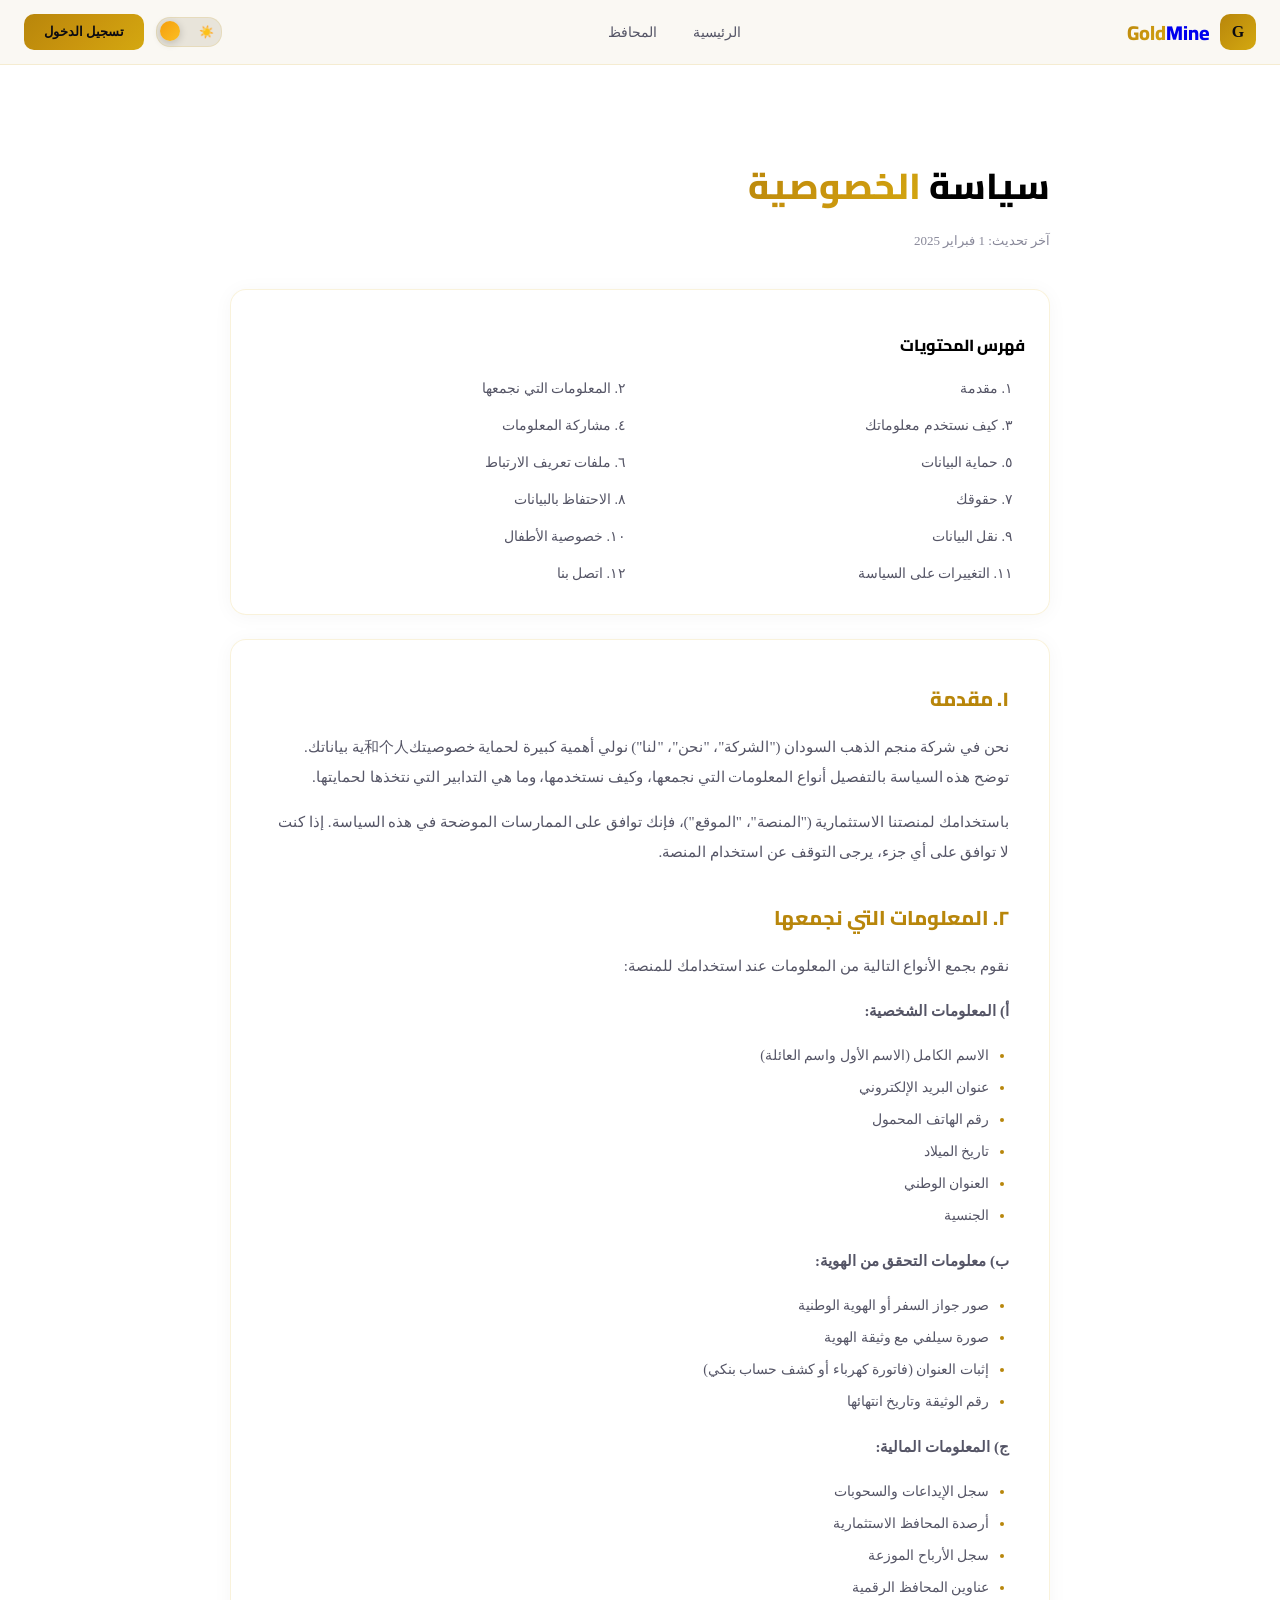
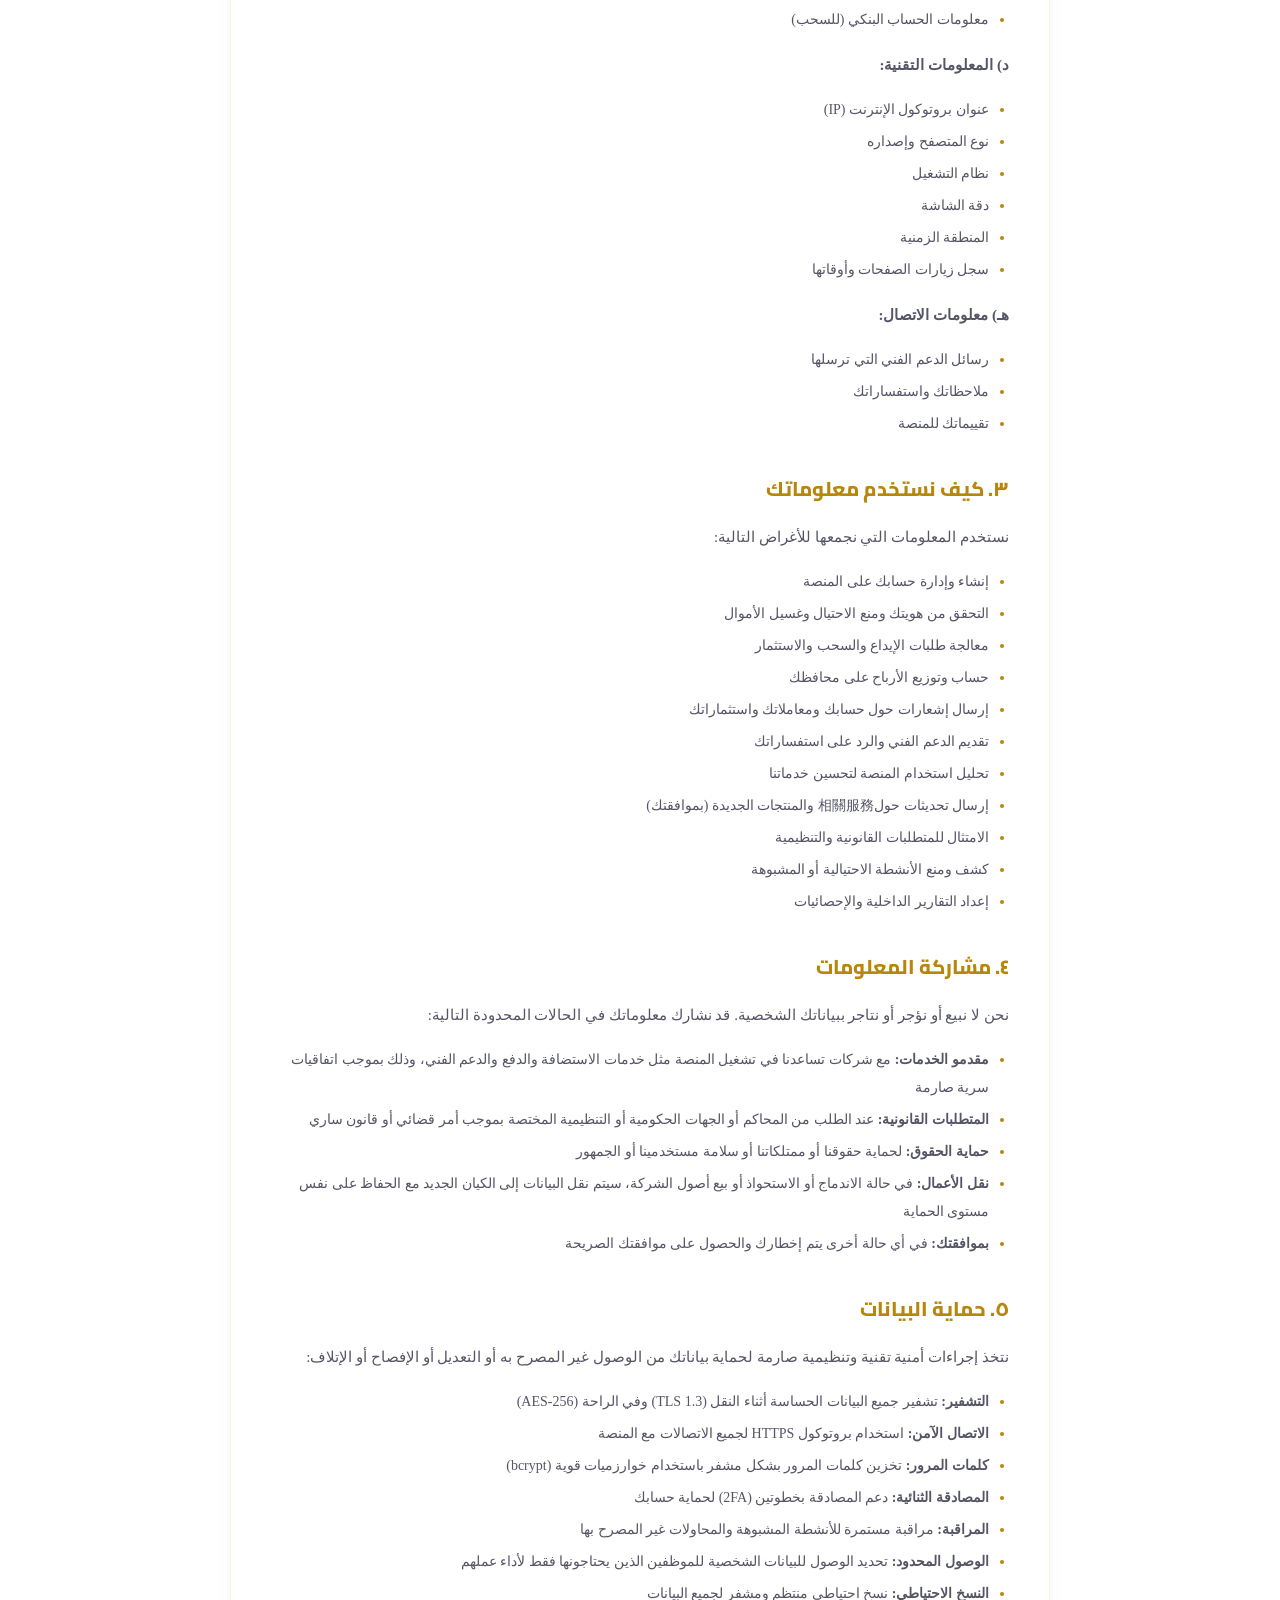
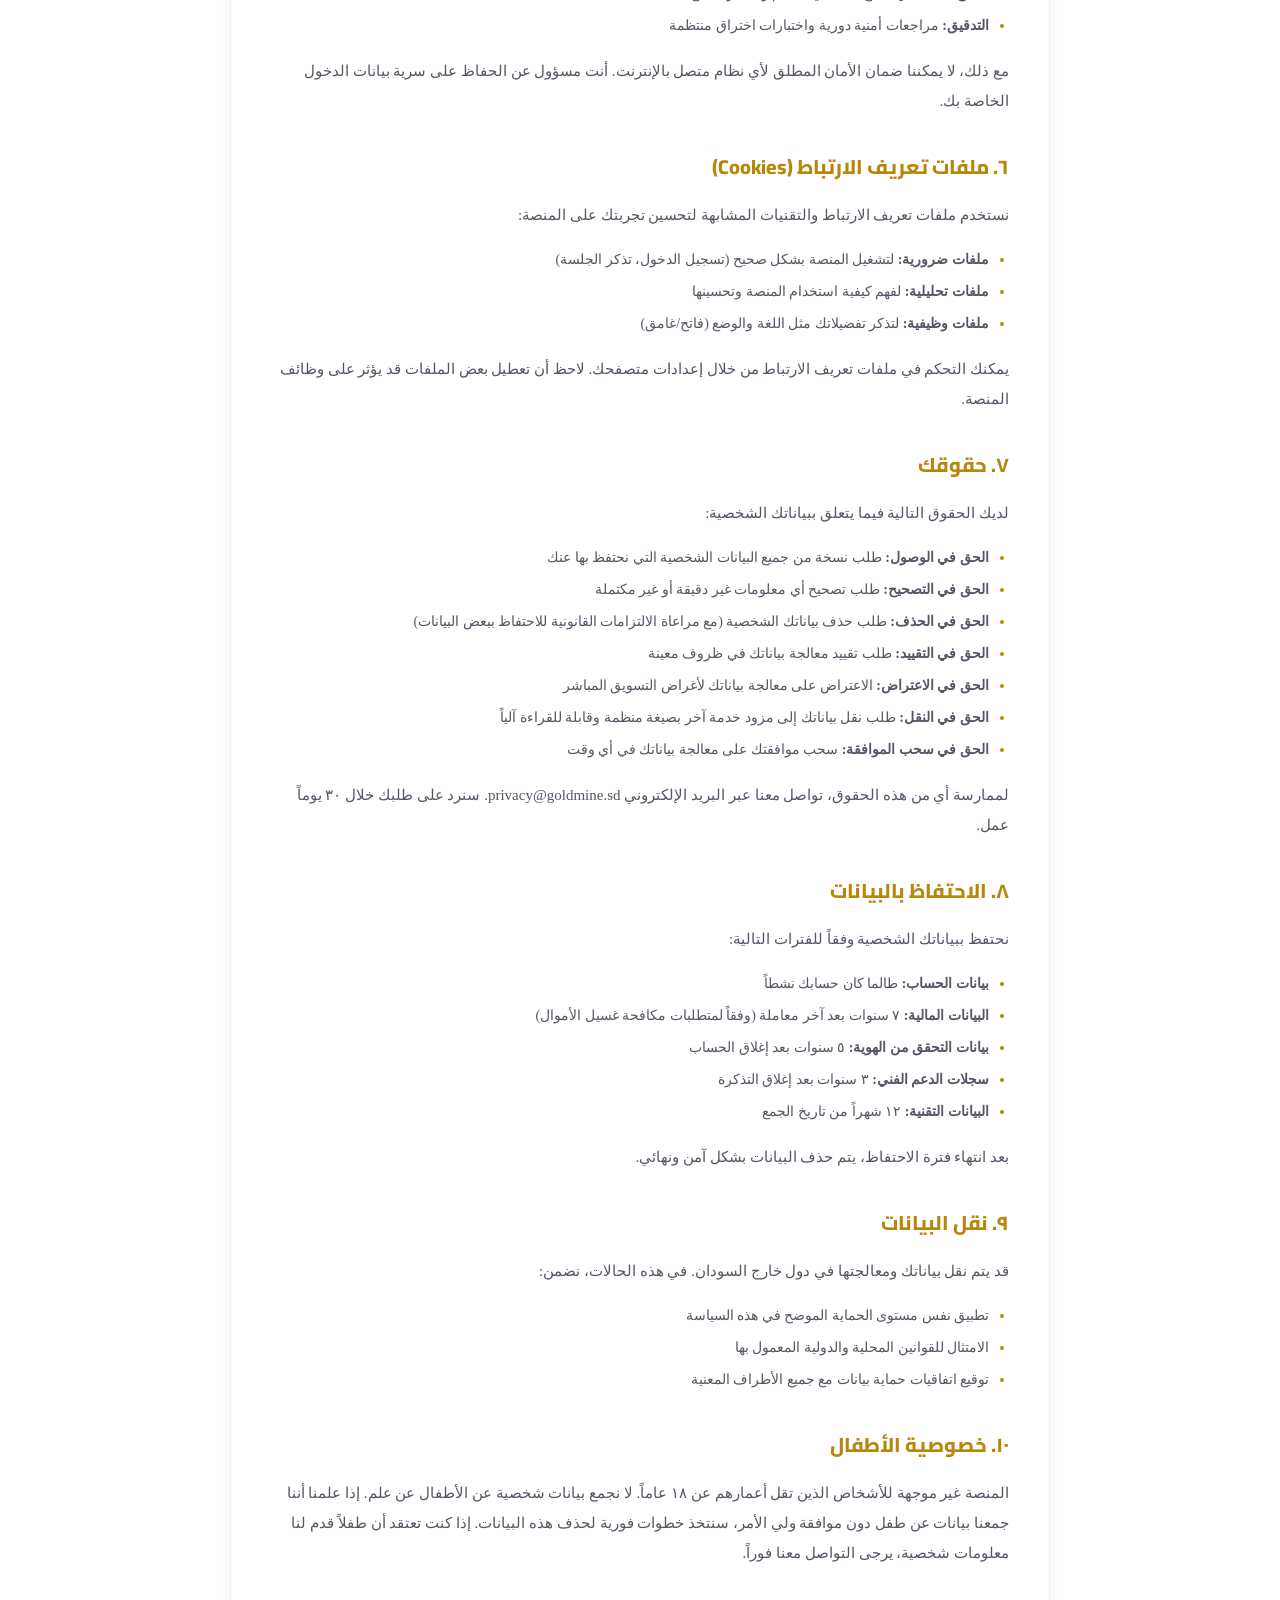
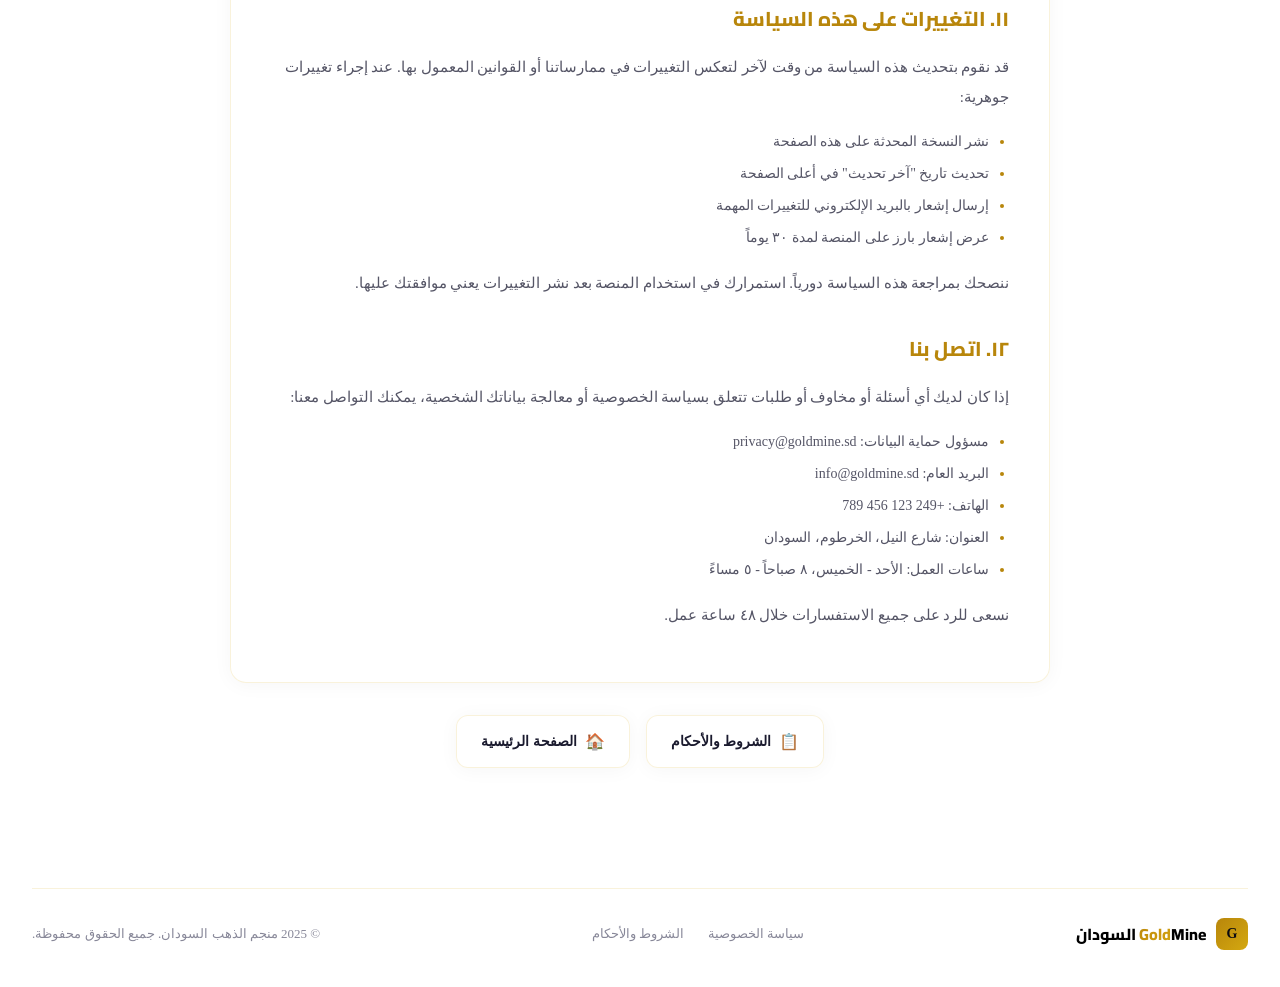
<file: privacy.html>
<!DOCTYPE html>
<html lang="ar" dir="rtl">
<head>
  <meta charset="UTF-8">
  <meta name="viewport" content="width=device-width, initial-scale=1.0">
  <title>سياسة الخصوصية — منجم الذهب</title>
  <link rel="preconnect" href="https://fonts.googleapis.com">
  <link rel="preconnect" href="https://fonts.gstatic.com" crossorigin>
  <link href="https://fonts.googleapis.com/css2?family=Tajawal:wght@300;400;500;700;800;900&family=Cairo:wght@300;400;500;600;700;800;900&family=JetBrains+Mono:wght@400;500;600;700&display=swap" rel="stylesheet">
  <link rel="stylesheet" href="css/variables.css">
  <link rel="stylesheet" href="css/base.css">
  <link rel="stylesheet" href="css/components.css">
  <link rel="stylesheet" href="css/navbar.css">
  <link rel="stylesheet" href="css/pages.css">
  <style>
    .legal-section h2 {
      font-family: 'Cairo', serif;
      font-size: 20px;
      font-weight: 800;
      color: var(--gold);
      margin: 32px 0 12px;
    }
    .legal-section h2:first-child {
      margin-top: 0;
    }
    .legal-section p {
      font-size: 15px;
      color: var(--text2);
      line-height: 2;
      margin-bottom: 12px;
    }
    .legal-section ul {
      padding-right: 20px;
      margin-bottom: 16px;
    }
    .legal-section li {
      font-size: 14px;
      color: var(--text2);
      line-height: 2;
      margin-bottom: 4px;
    }
    .legal-section li::marker {
      color: var(--gold);
    }
    .toc-link {
      display: block;
      padding: 8px 12px;
      border-radius: 8px;
      color: var(--text2);
      text-decoration: none;
      font-size: 14px;
      transition: all .2s;
    }
    .toc-link:hover {
      background: var(--stat-inner-bg);
      color: var(--gold);
    }
  </style>
</head>
<body>

<!-- شريط التنقل -->
<nav class="navbar" id="navbar">
  <div class="page">
    <div class="nav-inner">
      <div class="nav-right" style="order:3">
        <div class="theme-toggle" onclick="toggleTheme()">
          <span class="icon-moon">🌙</span>
          <span class="icon-sun">☀️</span>
          <div class="toggle-knob"></div>
        </div>
        <a class="btn-gold btn-sm" href="login.html">تسجيل الدخول</a>
        <button class="mobile-toggle" onclick="toggleMobile()">
          <svg width="24" height="24" viewBox="0 0 24 24" fill="none">
            <path d="M3 12h18M3 6h18M3 18h18" stroke="currentColor" stroke-width="2" stroke-linecap="round"/>
          </svg>
        </button>
      </div>
      <div class="nav-links" id="navLinks" style="order:2">
        <a class="nav-link" href="index.html">الرئيسية</a>
        <a class="nav-link" href="portfolios.html">المحافظ</a>
      </div>
      <a class="nav-logo" href="index.html" style="order:1">
        <div class="nav-logo-icon">G</div>
        <span><span class="gold-text">Gold</span>Mine</span>
      </a>
    </div>
  </div>
</nav>

<!-- المحتوى -->
<div class="page inner-page" style="max-width:820px">

  <div style="margin-bottom:40px" class="anim-up">
    <h1 style="font-family:'Cairo',serif;font-size:36px;font-weight:800;margin-bottom:8px">
      سياسة <span class="gold-text">الخصوصية</span>
    </h1>
    <p style="color:var(--text3);font-size:13px">آخر تحديث: 1 فبراير 2025</p>
  </div>

  <!-- فهرس المحتويات -->
  <div class="glass anim-up" style="padding:24px;margin-bottom:24px">
    <h3 style="font-family:'Cairo',serif;font-size:16px;font-weight:800;margin-bottom:12px">فهرس المحتويات</h3>
    <div style="display:grid;grid-template-columns:1fr 1fr;gap:4px">
      <a class="toc-link" href="#p1">١. مقدمة</a>
      <a class="toc-link" href="#p2">٢. المعلومات التي نجمعها</a>
      <a class="toc-link" href="#p3">٣. كيف نستخدم معلوماتك</a>
      <a class="toc-link" href="#p4">٤. مشاركة المعلومات</a>
      <a class="toc-link" href="#p5">٥. حماية البيانات</a>
      <a class="toc-link" href="#p6">٦. ملفات تعريف الارتباط</a>
      <a class="toc-link" href="#p7">٧. حقوقك</a>
      <a class="toc-link" href="#p8">٨. الاحتفاظ بالبيانات</a>
      <a class="toc-link" href="#p9">٩. نقل البيانات</a>
      <a class="toc-link" href="#p10">١٠. خصوصية الأطفال</a>
      <a class="toc-link" href="#p11">١١. التغييرات على السياسة</a>
      <a class="toc-link" href="#p12">١٢. اتصل بنا</a>
    </div>
  </div>

  <!-- نص السياسة -->
  <div class="glass legal-section anim-up" style="padding:40px">

    <h2 id="p1">١. مقدمة</h2>
    <p>نحن في شركة منجم الذهب السودان ("الشركة"، "نحن"، "لنا") نولي أهمية كبيرة لحماية خصوصيتك和个人ية بياناتك. توضح هذه السياسة بالتفصيل أنواع المعلومات التي نجمعها، وكيف نستخدمها، وما هي التدابير التي نتخذها لحمايتها.</p>
    <p>باستخدامك لمنصتنا الاستثمارية ("المنصة"، "الموقع")، فإنك توافق على الممارسات الموضحة في هذه السياسة. إذا كنت لا توافق على أي جزء، يرجى التوقف عن استخدام المنصة.</p>

    <h2 id="p2">٢. المعلومات التي نجمعها</h2>
    <p>نقوم بجمع الأنواع التالية من المعلومات عند استخدامك للمنصة:</p>

    <p><strong>أ) المعلومات الشخصية:</strong></p>
    <ul>
      <li>الاسم الكامل (الاسم الأول واسم العائلة)</li>
      <li>عنوان البريد الإلكتروني</li>
      <li>رقم الهاتف المحمول</li>
      <li>تاريخ الميلاد</li>
      <li>العنوان الوطني</li>
      <li>الجنسية</li>
    </ul>

    <p><strong>ب) معلومات التحقق من الهوية:</strong></p>
    <ul>
      <li>صور جواز السفر أو الهوية الوطنية</li>
      <li>صورة سيلفي مع وثيقة الهوية</li>
      <li>إثبات العنوان (فاتورة كهرباء أو كشف حساب بنكي)</li>
      <li>رقم الوثيقة وتاريخ انتهائها</li>
    </ul>

    <p><strong>ج) المعلومات المالية:</strong></p>
    <ul>
      <li>سجل الإيداعات والسحوبات</li>
      <li>أرصدة المحافظ الاستثمارية</li>
      <li>سجل الأرباح الموزعة</li>
      <li>عناوين المحافظ الرقمية</li>
      <li>معلومات الحساب البنكي (للسحب)</li>
    </ul>

    <p><strong>د) المعلومات التقنية:</strong></p>
    <ul>
      <li>عنوان بروتوكول الإنترنت (IP)</li>
      <li>نوع المتصفح وإصداره</li>
      <li>نظام التشغيل</li>
      <li>دقة الشاشة</li>
      <li>المنطقة الزمنية</li>
      <li>سجل زيارات الصفحات وأوقاتها</li>
    </ul>

    <p><strong>هـ) معلومات الاتصال:</strong></p>
    <ul>
      <li>رسائل الدعم الفني التي ترسلها</li>
      <li>ملاحظاتك واستفساراتك</li>
      <li>تقييماتك للمنصة</li>
    </ul>

    <h2 id="p3">٣. كيف نستخدم معلوماتك</h2>
    <p>نستخدم المعلومات التي نجمعها للأغراض التالية:</p>
    <ul>
      <li>إنشاء وإدارة حسابك على المنصة</li>
      <li>التحقق من هويتك ومنع الاحتيال وغسيل الأموال</li>
      <li>معالجة طلبات الإيداع والسحب والاستثمار</li>
      <li>حساب وتوزيع الأرباح على محافظك</li>
      <li>إرسال إشعارات حول حسابك ومعاملاتك واستثماراتك</li>
      <li>تقديم الدعم الفني والرد على استفساراتك</li>
      <li>تحليل استخدام المنصة لتحسين خدماتنا</li>
      <li>إرسال تحديثات حول相關服務 والمنتجات الجديدة (بموافقتك)</li>
      <li>الامتثال للمتطلبات القانونية والتنظيمية</li>
      <li>كشف ومنع الأنشطة الاحتيالية أو المشبوهة</li>
      <li>إعداد التقارير الداخلية والإحصائيات</li>
    </ul>

    <h2 id="p4">٤. مشاركة المعلومات</h2>
    <p>نحن لا نبيع أو نؤجر أو نتاجر ببياناتك الشخصية. قد نشارك معلوماتك في الحالات المحدودة التالية:</p>
    <ul>
      <li><strong>مقدمو الخدمات:</strong> مع شركات تساعدنا في تشغيل المنصة مثل خدمات الاستضافة والدفع والدعم الفني، وذلك بموجب اتفاقيات سرية صارمة</li>
      <li><strong>المتطلبات القانونية:</strong> عند الطلب من المحاكم أو الجهات الحكومية أو التنظيمية المختصة بموجب أمر قضائي أو قانون ساري</li>
      <li><strong>حماية الحقوق:</strong> لحماية حقوقنا أو ممتلكاتنا أو سلامة مستخدمينا أو الجمهور</li>
      <li><strong>نقل الأعمال:</strong> في حالة الاندماج أو الاستحواذ أو بيع أصول الشركة، سيتم نقل البيانات إلى الكيان الجديد مع الحفاظ على نفس مستوى الحماية</li>
      <li><strong>بموافقتك:</strong> في أي حالة أخرى يتم إخطارك والحصول على موافقتك الصريحة</li>
    </ul>

    <h2 id="p5">٥. حماية البيانات</h2>
    <p>نتخذ إجراءات أمنية تقنية وتنظيمية صارمة لحماية بياناتك من الوصول غير المصرح به أو التعديل أو الإفصاح أو الإتلاف:</p>
    <ul>
      <li><strong>التشفير:</strong> تشفير جميع البيانات الحساسة أثناء النقل (TLS 1.3) وفي الراحة (AES-256)</li>
      <li><strong>الاتصال الآمن:</strong> استخدام بروتوكول HTTPS لجميع الاتصالات مع المنصة</li>
      <li><strong>كلمات المرور:</strong> تخزين كلمات المرور بشكل مشفر باستخدام خوارزميات قوية (bcrypt)</li>
      <li><strong>المصادقة الثنائية:</strong> دعم المصادقة بخطوتين (2FA) لحماية حسابك</li>
      <li><strong>المراقبة:</strong> مراقبة مستمرة للأنشطة المشبوهة والمحاولات غير المصرح بها</li>
      <li><strong>الوصول المحدود:</strong> تحديد الوصول للبيانات الشخصية للموظفين الذين يحتاجونها فقط لأداء عملهم</li>
      <li><strong>النسخ الاحتياطي:</strong> نسخ احتياطي منتظم ومشفر لجميع البيانات</li>
      <li><strong>التدقيق:</strong> مراجعات أمنية دورية واختبارات اختراق منتظمة</li>
    </ul>
    <p>مع ذلك، لا يمكننا ضمان الأمان المطلق لأي نظام متصل بالإنترنت. أنت مسؤول عن الحفاظ على سرية بيانات الدخول الخاصة بك.</p>

    <h2 id="p6">٦. ملفات تعريف الارتباط (Cookies)</h2>
    <p>نستخدم ملفات تعريف الارتباط والتقنيات المشابهة لتحسين تجربتك على المنصة:</p>
    <ul>
      <li><strong>ملفات ضرورية:</strong> لتشغيل المنصة بشكل صحيح (تسجيل الدخول، تذكر الجلسة)</li>
      <li><strong>ملفات تحليلية:</strong> لفهم كيفية استخدام المنصة وتحسينها</li>
      <li><strong>ملفات وظيفية:</strong> لتذكر تفضيلاتك مثل اللغة والوضع (فاتح/غامق)</li>
    </ul>
    <p>يمكنك التحكم في ملفات تعريف الارتباط من خلال إعدادات متصفحك. لاحظ أن تعطيل بعض الملفات قد يؤثر على وظائف المنصة.</p>

    <h2 id="p7">٧. حقوقك</h2>
    <p>لديك الحقوق التالية فيما يتعلق ببياناتك الشخصية:</p>
    <ul>
      <li><strong>الحق في الوصول:</strong> طلب نسخة من جميع البيانات الشخصية التي نحتفظ بها عنك</li>
      <li><strong>الحق في التصحيح:</strong> طلب تصحيح أي معلومات غير دقيقة أو غير مكتملة</li>
      <li><strong>الحق في الحذف:</strong> طلب حذف بياناتك الشخصية (مع مراعاة الالتزامات القانونية للاحتفاظ ببعض البيانات)</li>
      <li><strong>الحق في التقييد:</strong> طلب تقييد معالجة بياناتك في ظروف معينة</li>
      <li><strong>الحق في الاعتراض:</strong> الاعتراض على معالجة بياناتك لأغراض التسويق المباشر</li>
      <li><strong>الحق في النقل:</strong> طلب نقل بياناتك إلى مزود خدمة آخر بصيغة منظمة وقابلة للقراءة آلياً</li>
      <li><strong>الحق في سحب الموافقة:</strong> سحب موافقتك على معالجة بياناتك في أي وقت</li>
    </ul>
    <p>لممارسة أي من هذه الحقوق، تواصل معنا عبر البريد الإلكتروني privacy@goldmine.sd. سنرد على طلبك خلال ٣٠ يوماً عمل.</p>

    <h2 id="p8">٨. الاحتفاظ بالبيانات</h2>
    <p>نحتفظ ببياناتك الشخصية وفقاً للفترات التالية:</p>
    <ul>
      <li><strong>بيانات الحساب:</strong> طالما كان حسابك نشطاً</li>
      <li><strong>البيانات المالية:</strong> ٧ سنوات بعد آخر معاملة (وفقاً لمتطلبات مكافحة غسيل الأموال)</li>
      <li><strong>بيانات التحقق من الهوية:</strong> ٥ سنوات بعد إغلاق الحساب</li>
      <li><strong>سجلات الدعم الفني:</strong> ٣ سنوات بعد إغلاق التذكرة</li>
      <li><strong>البيانات التقنية:</strong> ١٢ شهراً من تاريخ الجمع</li>
    </ul>
    <p>بعد انتهاء فترة الاحتفاظ، يتم حذف البيانات بشكل آمن ونهائي.</p>

    <h2 id="p9">٩. نقل البيانات</h2>
    <p>قد يتم نقل بياناتك ومعالجتها في دول خارج السودان. في هذه الحالات، نضمن:</p>
    <ul>
      <li>تطبيق نفس مستوى الحماية الموضح في هذه السياسة</li>
      <li>الامتثال للقوانين المحلية والدولية المعمول بها</li>
      <li>توقيع اتفاقيات حماية بيانات مع جميع الأطراف المعنية</li>
    </ul>

    <h2 id="p10">١٠. خصوصية الأطفال</h2>
    <p>المنصة غير موجهة للأشخاص الذين تقل أعمارهم عن ١٨ عاماً. لا نجمع بيانات شخصية عن الأطفال عن علم. إذا علمنا أننا جمعنا بيانات عن طفل دون موافقة ولي الأمر، سنتخذ خطوات فورية لحذف هذه البيانات. إذا كنت تعتقد أن طفلاً قدم لنا معلومات شخصية، يرجى التواصل معنا فوراً.</p>

    <h2 id="p11">١١. التغييرات على هذه السياسة</h2>
    <p>قد نقوم بتحديث هذه السياسة من وقت لآخر لتعكس التغييرات في ممارساتنا أو القوانين المعمول بها. عند إجراء تغييرات جوهرية:</p>
    <ul>
      <li>نشر النسخة المحدثة على هذه الصفحة</li>
      <li>تحديث تاريخ "آخر تحديث" في أعلى الصفحة</li>
      <li>إرسال إشعار بالبريد الإلكتروني للتغييرات المهمة</li>
      <li>عرض إشعار بارز على المنصة لمدة ٣٠ يوماً</li>
    </ul>
    <p>ننصحك بمراجعة هذه السياسة دورياً. استمرارك في استخدام المنصة بعد نشر التغييرات يعني موافقتك عليها.</p>

    <h2 id="p12">١٢. اتصل بنا</h2>
    <p>إذا كان لديك أي أسئلة أو مخاوف أو طلبات تتعلق بسياسة الخصوصية أو معالجة بياناتك الشخصية، يمكنك التواصل معنا:</p>
    <ul>
      <li>مسؤول حماية البيانات: privacy@goldmine.sd</li>
      <li>البريد العام: info@goldmine.sd</li>
      <li>الهاتف: +249 123 456 789</li>
      <li>العنوان: شارع النيل، الخرطوم، السودان</li>
      <li>ساعات العمل: الأحد - الخميس، ٨ صباحاً - ٥ مساءً</li>
    </ul>
    <p>نسعى للرد على جميع الاستفسارات خلال ٤٨ ساعة عمل.</p>

  </div>

  <!-- روابط ذات صلة -->
  <div style="display:flex;gap:16px;margin-top:32px;justify-content:center" class="anim-up">
    <a href="terms.html" class="glass" style="padding:16px 24px;border-radius:12px;text-decoration:none;color:var(--text);transition:all .2s;display:flex;align-items:center;gap:8px">
      <span>📋</span>
      <span style="font-size:14px;font-weight:600">الشروط والأحكام</span>
    </a>
    <a href="index.html" class="glass" style="padding:16px 24px;border-radius:12px;text-decoration:none;color:var(--text);transition:all .2s;display:flex;align-items:center;gap:8px">
      <span>🏠</span>
      <span style="font-size:14px;font-weight:600">الصفحة الرئيسية</span>
    </a>
  </div>

</div>

<!-- التذييل -->
<footer class="site-footer" style="margin-top:60px">
  <div class="page">
    <div style="display:flex;justify-content:space-between;align-items:center;padding:24px 0;border-top:1px solid var(--card-border);flex-wrap:wrap;gap:16px">
      <div style="display:flex;align-items:center;gap:10px">
        <div style="width:32px;height:32px;border-radius:8px;background:linear-gradient(135deg,var(--gold),var(--gold-light));display:flex;align-items:center;justify-content:center;font-weight:800;font-size:14px;color:#0a0a12">G</div>
        <span style="font-family:'Cairo',serif;font-size:16px;font-weight:800"><span class="gold-text">Gold</span>Mine السودان</span>
      </div>
      <div style="display:flex;gap:24px">
        <a href="privacy.html" style="font-size:13px;color:var(--text3);text-decoration:none">سياسة الخصوصية</a>
        <a href="terms.html" style="font-size:13px;color:var(--text3);text-decoration:none">الشروط والأحكام</a>
      </div>
      <p style="font-size:13px;color:var(--text3)">© 2025 منجم الذهب السودان. جميع الحقوق محفوظة.</p>
    </div>
  </div>
</footer>

<div class="toast" id="toast"></div>

<script src="js/theme.js"></script>
<script src="js/app.js"></script>
</body>
</html>
</file>
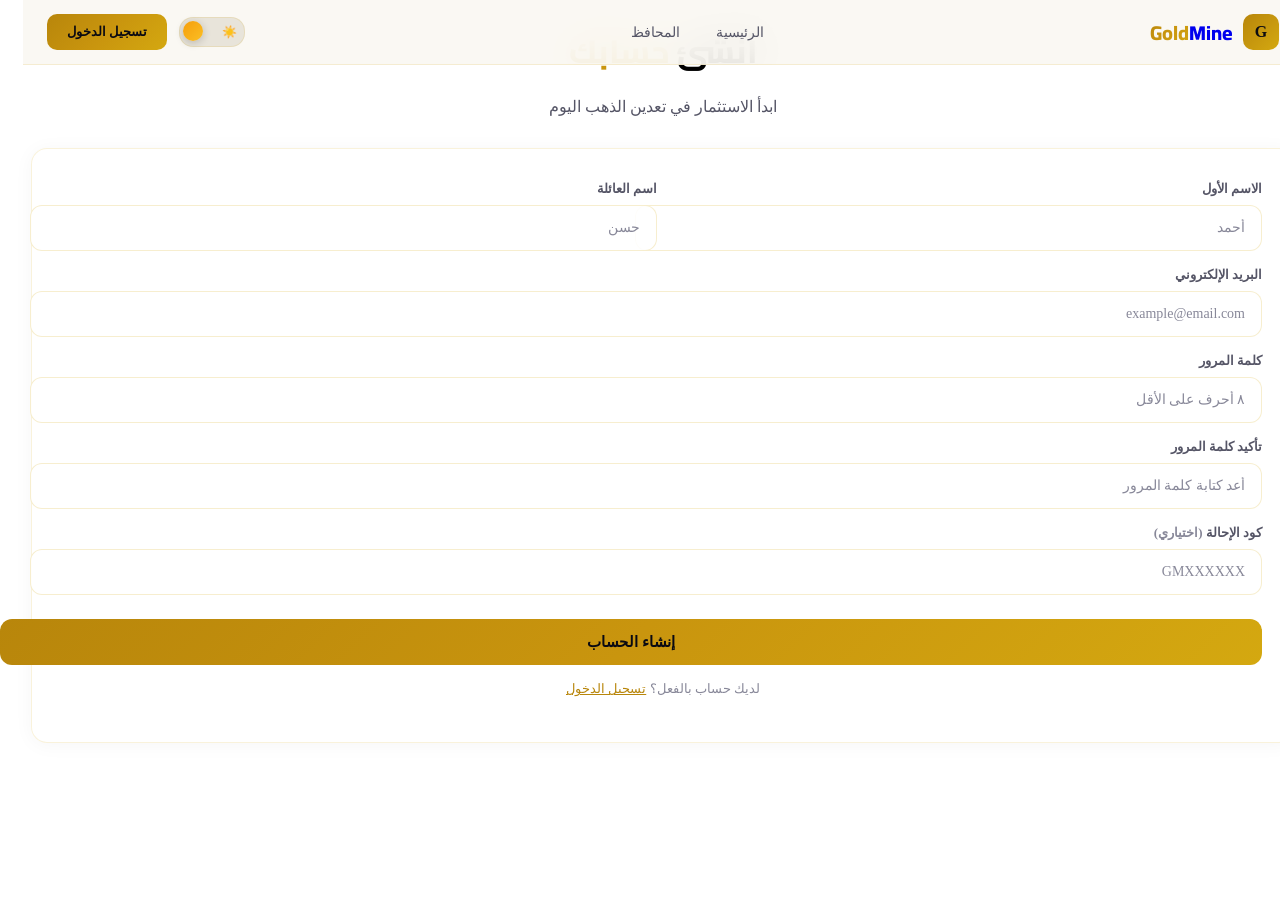
<file: register.html>
<!DOCTYPE html>
<html lang="ar" dir="rtl">
<head>
  <meta charset="UTF-8">
  <meta name="viewport" content="width=device-width, initial-scale=1.0">
  <title>إنشاء حساب — منجم الذهب</title>
  <link rel="preconnect" href="https://fonts.googleapis.com">
  <link rel="preconnect" href="https://fonts.gstatic.com" crossorigin>
  <link href="https://fonts.googleapis.com/css2?family=Tajawal:wght@300;400;500;700;800;900&family=Cairo:wght@300;400;500;600;700;800;900&family=JetBrains+Mono:wght@400;500;600;700&display=swap" rel="stylesheet">
  <link rel="stylesheet" href="css/variables.css">
  <link rel="stylesheet" href="css/base.css">
  <link rel="stylesheet" href="css/components.css">
  <link rel="stylesheet" href="css/navbar.css">
  <link rel="stylesheet" href="css/pages.css">
</head>
<body>

<nav class="navbar" id="navbar">
  <div class="page">
    <div class="nav-inner">
      <div class="nav-right" style="order:3">
        <div class="theme-toggle" onclick="toggleTheme()"><span class="icon-moon">🌙</span><span class="icon-sun">☀️</span><div class="toggle-knob"></div></div>
        <a class="btn-gold btn-sm" href="login.html">تسجيل الدخول</a>
      </div>
      <div class="nav-links" id="navLinks" style="order:2">
        <a class="nav-link" href="index.html">الرئيسية</a>
        <a class="nav-link" href="portfolios.html">المحافظ</a>
      </div>
      <a class="nav-logo" href="index.html" style="order:1">
        <div class="nav-logo-icon">G</div>
        <span><span class="gold-text">Gold</span>Mine</span>
      </a>
    </div>
  </div>
</nav>

<div class="auth-page">
  <div class="auth-card">
    <div style="text-align:center;margin-bottom:32px" class="anim-up">
      <h1 style="font-family:'Cairo',serif;font-size:32px;font-weight:800;margin-bottom:8px">أنشئ <span class="gold-text">حسابك</span></h1>
      <p style="color:var(--text2)">ابدأ الاستثمار في تعدين الذهب اليوم</p>
    </div>
    <div class="glass anim-up" style="padding:32px">
      <div style="display:grid;grid-template-columns:1fr 1fr;gap:12px;margin-bottom:16px">
        <div><label style="display:block;font-size:13px;font-weight:600;color:var(--text2);margin-bottom:8px">الاسم الأول</label><input class="input" placeholder="أحمد"></div>
        <div><label style="display:block;font-size:13px;font-weight:600;color:var(--text2);margin-bottom:8px">اسم العائلة</label><input class="input" placeholder="حسن"></div>
      </div>
      <div style="margin-bottom:16px"><label style="display:block;font-size:13px;font-weight:600;color:var(--text2);margin-bottom:8px">البريد الإلكتروني</label><input class="input" type="email" placeholder="example@email.com"></div>
      <div style="margin-bottom:16px"><label style="display:block;font-size:13px;font-weight:600;color:var(--text2);margin-bottom:8px">كلمة المرور</label><input class="input" type="password" placeholder="٨ أحرف على الأقل"></div>
      <div style="margin-bottom:16px"><label style="display:block;font-size:13px;font-weight:600;color:var(--text2);margin-bottom:8px">تأكيد كلمة المرور</label><input class="input" type="password" placeholder="أعد كتابة كلمة المرور"></div>
      <div style="margin-bottom:24px"><label style="display:block;font-size:13px;font-weight:600;color:var(--text2);margin-bottom:8px">كود الإحالة <span style="color:var(--text3)">(اختياري)</span></label><input class="input" placeholder="GMXXXXXX"></div>
      <a class="btn-gold" href="dashboard.html" style="width:100%;justify-content:center;display:flex">إنشاء الحساب</a>
      <p style="text-align:center;margin-top:16px;font-size:13px;color:var(--text3)">لديك حساب بالفعل؟ <a style="color:var(--gold)" href="login.html">تسجيل الدخول</a></p>
    </div>
  </div>
</div>

<div class="toast" id="toast"></div>
<script src="js/theme.js"></script>
<script src="js/app.js"></script>
</body>
</html>
</file>
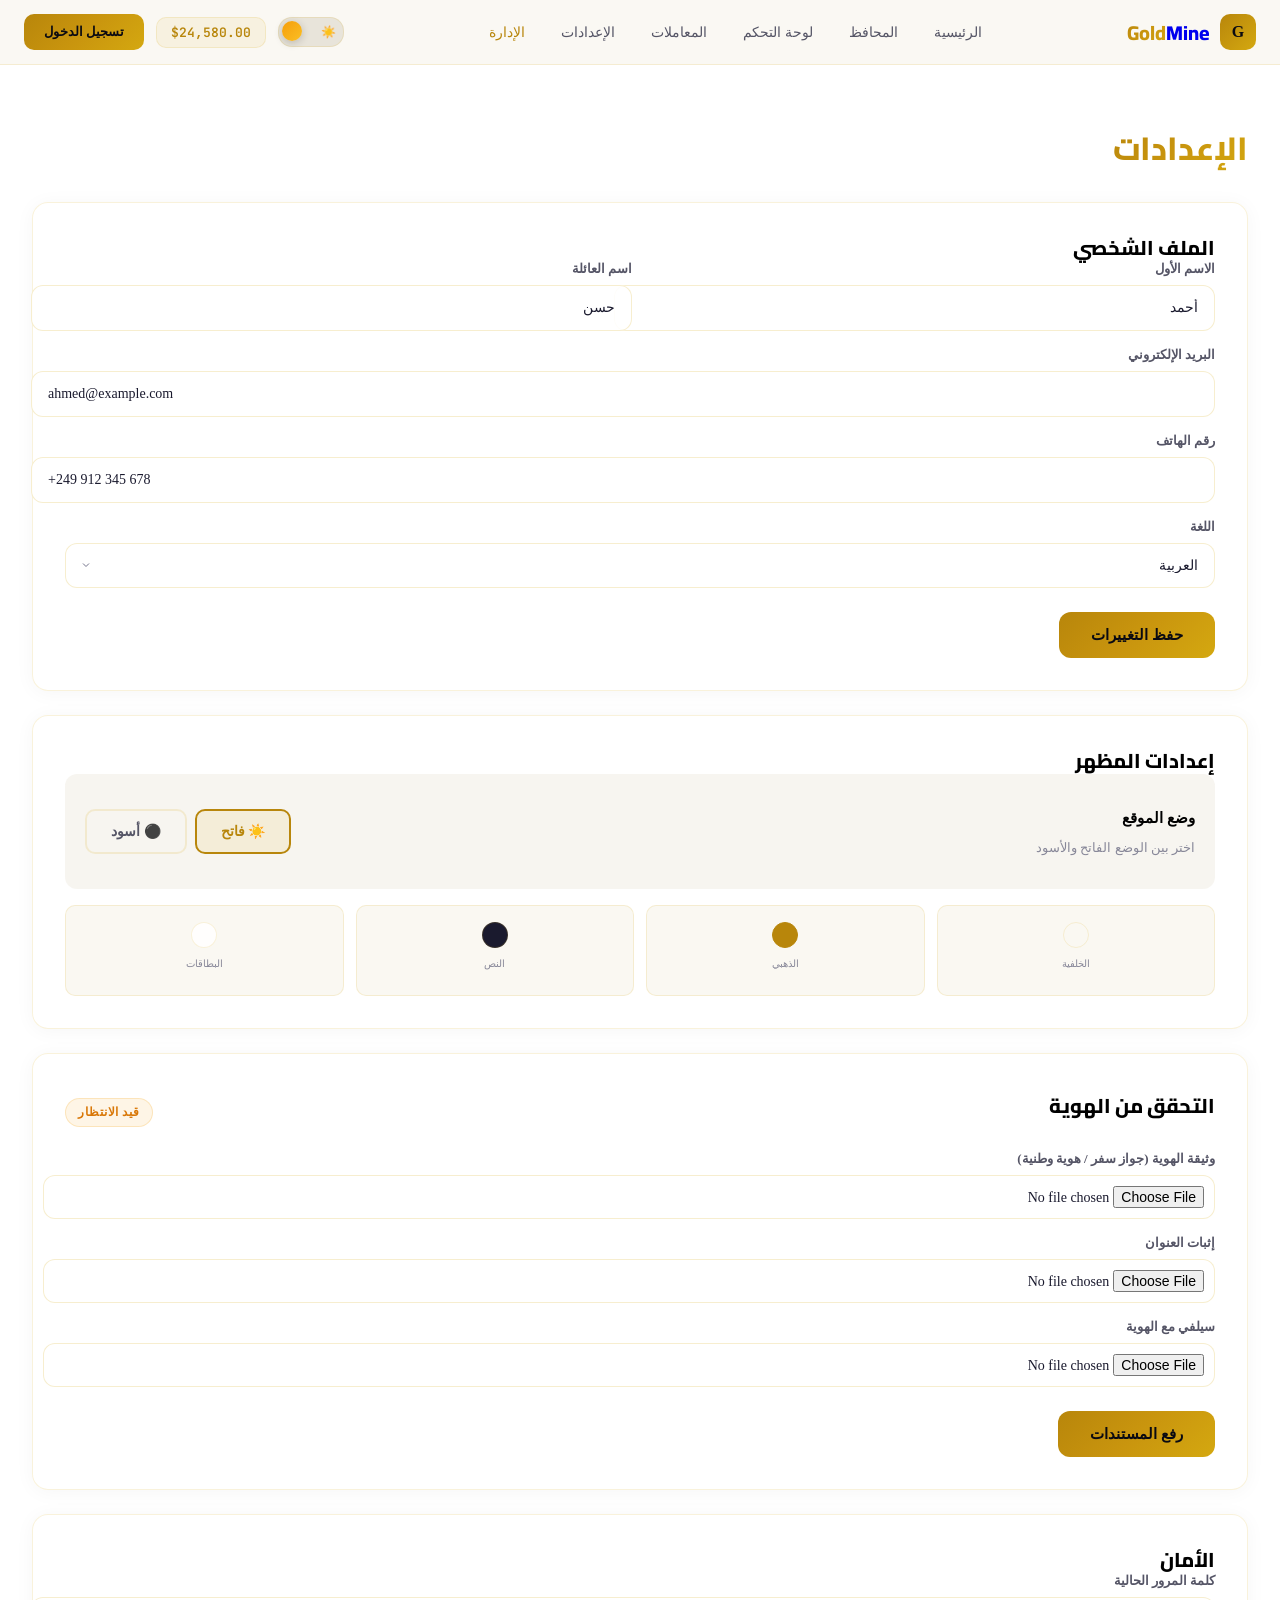
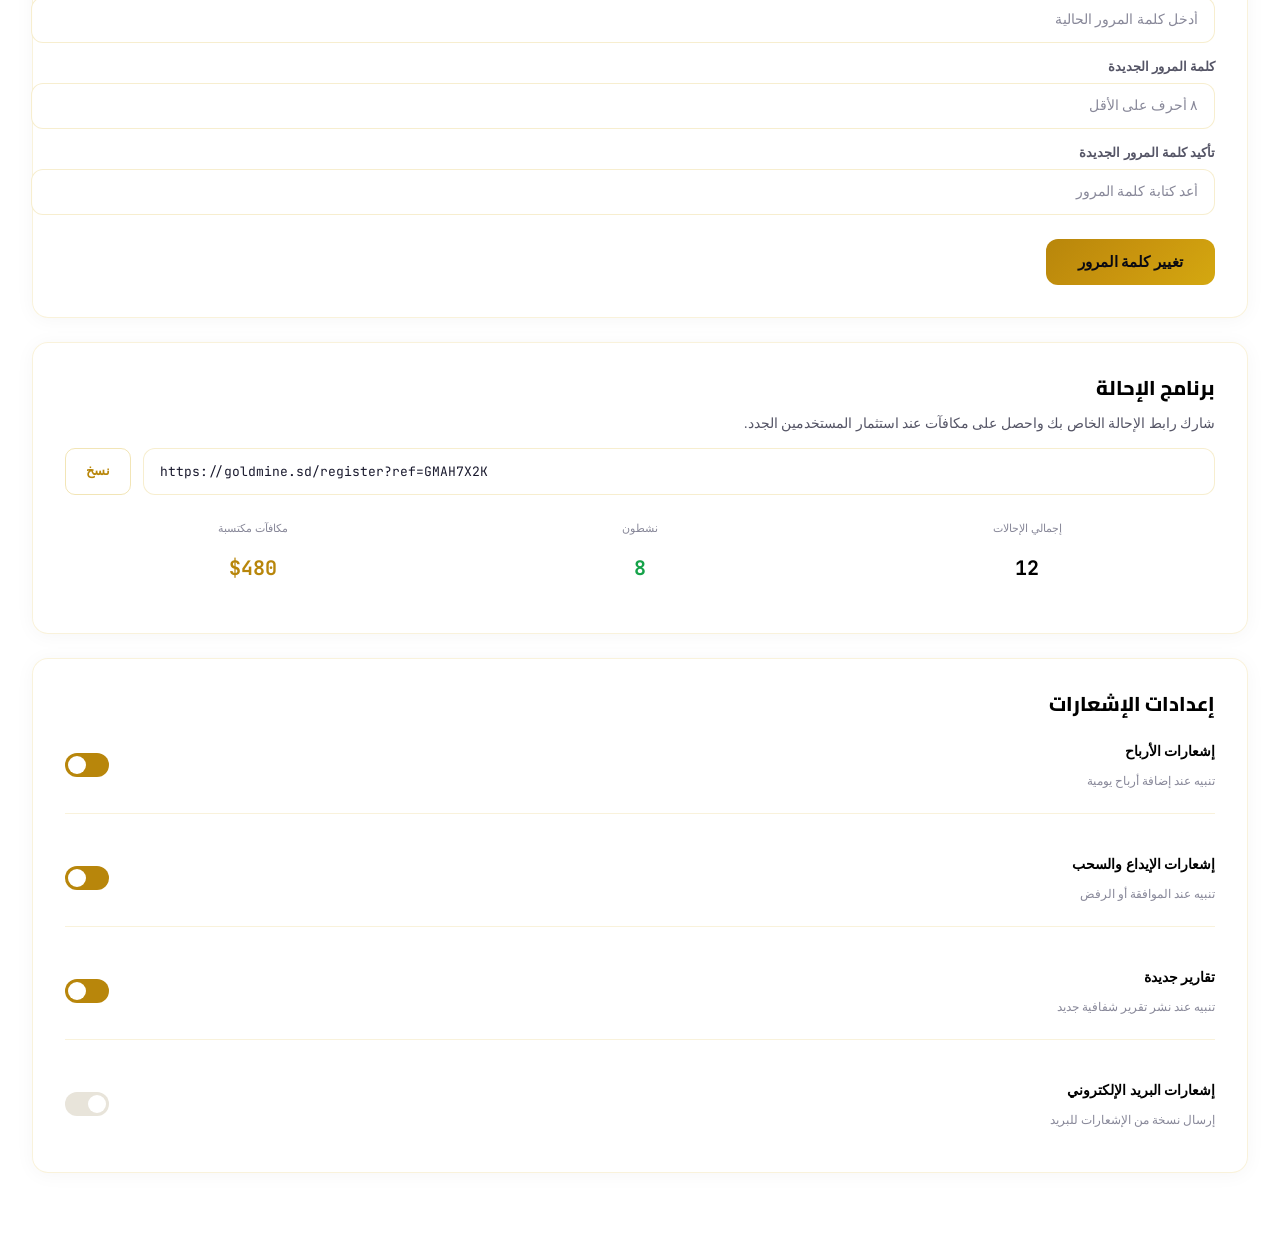
<file: settings.html>
<!DOCTYPE html>
<html lang="ar" dir="rtl">
<head>
  <meta charset="UTF-8">
  <meta name="viewport" content="width=device-width, initial-scale=1.0">
  <title>الإعدادات — منجم الذهب</title>
  <link rel="preconnect" href="https://fonts.googleapis.com">
  <link rel="preconnect" href="https://fonts.gstatic.com" crossorigin>
  <link href="https://fonts.googleapis.com/css2?family=Tajawal:wght@300;400;500;700;800;900&family=Cairo:wght@300;400;500;600;700;800;900&family=JetBrains+Mono:wght@400;500;600;700&display=swap" rel="stylesheet">
  <link rel="stylesheet" href="css/variables.css">
  <link rel="stylesheet" href="css/base.css">
  <link rel="stylesheet" href="css/components.css">
  <link rel="stylesheet" href="css/navbar.css">
  <link rel="stylesheet" href="css/pages.css">

  <!-- ═══════════════════════════════════════════════════════════════
       أنماط خاصة بصفحة الإعدادات
       ═══════════════════════════════════════════════════════════════ -->
  <style>
    /* ── عناوين الأقسام ────────────────────────────────────────── */
    .section-title {
      font-family: 'Cairo', serif;
      font-size: 20px;
      font-weight: 800;
      margin: 0;
    }
    .section-title--with-badge {
      display: flex;
      justify-content: space-between;
      align-items: center;
      margin-bottom: 24px;
    }
    .section-title--with-desc {
      margin-bottom: 8px;
    }

    /* ── صناديق الأقسام ────────────────────────────────────────── */
    .section-box {
      padding: 32px;
      margin-bottom: 24px;
    }
    .section-box:last-child {
      margin-bottom: 0;
    }

    /* ── حقول النماذج ───────────────────────────────────────────── */
    .form-label {
      display: block;
      font-size: 13px;
      font-weight: 600;
      color: var(--text2);
      margin-bottom: 8px;
    }
    .form-field {
      margin-bottom: 16px;
    }
    .form-field--last {
      margin-bottom: 24px;
    }
    .form-row-2 {
      display: grid;
      grid-template-columns: 1fr 1fr;
      gap: 16px;
      margin-bottom: 16px;
    }
    .input-ltr {
      direction: ltr;
    }
    .input-file {
      padding: 10px;
    }

    /* ── شبكة ألوان المعاينة ───────────────────────────────────── */
    .color-grid {
      display: grid;
      grid-template-columns: repeat(4, 1fr);
      gap: 12px;
      margin-top: 16px;
    }
    .color-swatch {
      background: var(--bg);
      border: 1px solid var(--card-border);
      border-radius: 10px;
      padding: 16px;
      text-align: center;
      overflow: hidden;
    }
    .color-swatch__dot {
      width: 24px;
      height: 24px;
      border-radius: 50%;
      border: 1px solid var(--card-border);
      margin: 0 auto 8px;
    }
    .color-swatch__dot--gold {
      background: var(--gold);
      border-color: var(--gold);
    }
    .color-swatch__dot--text {
      background: var(--text);
    }
    .color-swatch__dot--card {
      background: var(--card-bg);
    }
    .color-swatch__label {
      font-size: 10px;
      color: var(--text3);
    }

    /* ── أزرار تبديل الثيم ──────────────────────────────────────── */
    .theme-btns {
      display: flex;
      gap: 8px;
    }
    .theme-btn {
      padding: 12px 24px;
      border-radius: 10px;
      border: 2px solid var(--card-border);
      background: transparent;
      color: var(--text2);
      font-weight: 700;
      cursor: pointer;
      font-family: inherit;
      font-size: 14px;
      transition: all .3s;
      display: flex;
      align-items: center;
      gap: 8px;
    }
    .theme-btn--active {
      border-color: var(--gold);
      background: rgba(212, 168, 16, .1);
      color: var(--gold);
    }

    /* ── بطاقة اختيار المظهر ────────────────────────────────────── */
    .theme-picker {
      display: flex;
      align-items: center;
      justify-content: space-between;
      padding: 20px;
      background: var(--stat-inner-bg);
      border-radius: 12px;
      flex-wrap: wrap;
      gap: 16px;
    }
    .theme-picker__info p:first-child {
      font-size: 15px;
      font-weight: 700;
      margin-bottom: 4px;
    }
    .theme-picker__info p:last-child {
      font-size: 13px;
      color: var(--text3);
    }

    /* ── إحصائيات الإحالة ──────────────────────────────────────── */
    .ref-stats {
      display: grid;
      grid-template-columns: repeat(3, 1fr);
      gap: 12px;
      margin-top: 16px;
    }
    .ref-stats__item {
      text-align: center;
    }
    .ref-stats__label {
      font-size: 11px;
      color: var(--text3);
      margin-bottom: 4px;
    }
    .ref-stats__value {
      font-family: 'JetBrains Mono', monospace;
      font-weight: 700;
      font-size: 20px;
      direction: ltr;
    }

    /* ── صف رابط الإحالة ────────────────────────────────────────── */
    .ref-row {
      display: flex;
      gap: 12px;
    }
    .ref-input {
      font-family: 'JetBrains Mono', monospace;
      font-size: 13px;
      direction: ltr;
    }

    /* ── قائمة الإشعارات ────────────────────────────────────────── */
    .notif-list {
      display: flex;
      flex-direction: column;
      gap: 16px;
    }
    .notif-item {
      display: flex;
      align-items: center;
      justify-content: space-between;
      padding: 12px 0;
      border-bottom: 1px solid var(--card-border);
    }
    .notif-item:last-child {
      border-bottom: none;
      padding-bottom: 0;
    }
    .notif-item__title {
      font-size: 14px;
      font-weight: 600;
    }
    .notif-item__desc {
      font-size: 12px;
      color: var(--text3);
    }

    /* ── Responsive ─────────────────────────────────────────────── */
    @media (max-width: 768px) {
      .form-row-2 {
        grid-template-columns: 1fr;
      }
      .color-grid {
        grid-template-columns: repeat(2, 1fr);
      }
      .ref-stats {
        grid-template-columns: 1fr;
      }
      .ref-row {
        flex-direction: column;
      }
      .theme-btns {
        flex-direction: column;
      }
      .theme-picker {
        flex-direction: column;
        align-items: flex-start;
      }
    }
  </style>
</head>
<body>

<!-- ═══════════════════════════════════════════════════════════════
     شريط التنقل
     ═══════════════════════════════════════════════════════════════ -->
<nav class="navbar" id="navbar">
  <div class="page">
    <div class="nav-inner">

      <div class="nav-right" style="order:3">
        <div class="theme-toggle" onclick="toggleTheme()" title="تبديل الوضع">
          <span class="icon-moon">🌙</span>
          <span class="icon-sun">☀️</span>
          <div class="toggle-knob"></div>
        </div>
        <div class="nav-balance">$24,580.00</div>
        <a class="btn-gold btn-sm" href="login.html">تسجيل الدخول</a>
        <button class="mobile-toggle" onclick="toggleMobile()">
          <svg width="24" height="24" viewBox="0 0 24 24" fill="none">
            <path d="M3 12h18M3 6h18M3 18h18" stroke="currentColor" stroke-width="2" stroke-linecap="round"/>
          </svg>
        </button>
      </div>

      <div class="nav-links" id="navLinks" style="order:2">
        <a class="nav-link" href="index.html">الرئيسية</a>
        <a class="nav-link" href="portfolios.html">المحافظ</a>
        <a class="nav-link" href="dashboard.html">لوحة التحكم</a>
        <a class="nav-link" href="transactions.html">المعاملات</a>
        <a class="nav-link active" href="settings.html">الإعدادات</a>
        <a class="nav-link" href="admin.html" style="color:var(--gold)">الإدارة</a>
      </div>

      <a class="nav-logo" href="index.html" style="order:1">
        <div class="nav-logo-icon">G</div>
        <span><span class="gold-text">Gold</span>Mine</span>
      </a>

    </div>
  </div>
</nav>

<!-- ═══════════════════════════════════════════════════════════════
     محتوى الصفحة
     ═══════════════════════════════════════════════════════════════ -->
<div class="page inner-page">

  <!-- عنوان الصفحة -->
  <h1 class="section-title anim-up" style="font-size:32px;margin-bottom:32px">
    <span class="gold-text">الإعدادات</span>
  </h1>

  <!-- ═══════════════════════════════════════════════════════════
       الملف الشخصي
       ═══════════════════════════════════════════════════════════ -->
  <div class="glass section-box anim-up">
    <h2 class="section-title">الملف الشخصي</h2>

    <div class="form-row-2">
      <div>
        <label class="form-label">الاسم الأول</label>
        <input class="input" value="أحمد">
      </div>
      <div>
        <label class="form-label">اسم العائلة</label>
        <input class="input" value="حسن">
      </div>
    </div>

    <div class="form-field">
      <label class="form-label">البريد الإلكتروني</label>
      <input class="input input-ltr" type="email" value="ahmed@example.com">
    </div>

    <div class="form-field">
      <label class="form-label">رقم الهاتف</label>
      <input class="input input-ltr" value="+249 912 345 678">
    </div>

    <div class="form-field form-field--last">
      <label class="form-label">اللغة</label>
      <select class="input">
        <option>العربية</option>
        <option>English</option>
      </select>
    </div>

    <button class="btn-gold" onclick="showToast('تم حفظ التغييرات بنجاح!','success')">حفظ التغييرات</button>
  </div>

  <!-- ═══════════════════════════════════════════════════════════
       إعدادات المظهر
       ═══════════════════════════════════════════════════════════ -->
  <div class="glass section-box anim-up">
    <h2 class="section-title">إعدادات المظهر</h2>

    <div class="theme-picker">
      <div class="theme-picker__info">
        <p>وضع الموقع</p>
        <p>اختر بين الوضع الفاتح والأسود</p>
      </div>
      <div class="theme-btns">
        <button class="theme-btn theme-btn--active" id="btnLight" onclick="setTheme('light')">☀️ فاتح</button>
        <button class="theme-btn" id="btnDark" onclick="setTheme('dark')">⚫ أسود</button>
      </div>
    </div>

    <!-- معاينة الألوان -->
    <div class="color-grid">
      <div class="color-swatch">
        <div class="color-swatch__dot"></div>
        <p class="color-swatch__label">الخلفية</p>
      </div>
      <div class="color-swatch">
        <div class="color-swatch__dot color-swatch__dot--gold"></div>
        <p class="color-swatch__label">الذهبي</p>
      </div>
      <div class="color-swatch">
        <div class="color-swatch__dot color-swatch__dot--text"></div>
        <p class="color-swatch__label">النص</p>
      </div>
      <div class="color-swatch">
        <div class="color-swatch__dot color-swatch__dot--card"></div>
        <p class="color-swatch__label">البطاقات</p>
      </div>
    </div>
  </div>

  <!-- ═══════════════════════════════════════════════════════════
       التحقق من الهوية
       ═══════════════════════════════════════════════════════════ -->
  <div class="glass section-box anim-up">
    <div class="section-title--with-badge">
      <h2 class="section-title">التحقق من الهوية</h2>
      <span class="badge badge-warning">قيد الانتظار</span>
    </div>

    <div class="form-field">
      <label class="form-label">وثيقة الهوية (جواز سفر / هوية وطنية)</label>
      <input type="file" class="input input-file">
    </div>

    <div class="form-field">
      <label class="form-label">إثبات العنوان</label>
      <input type="file" class="input input-file">
    </div>

    <div class="form-field form-field--last">
      <label class="form-label">سيلفي مع الهوية</label>
      <input type="file" class="input input-file">
    </div>

    <button class="btn-gold" onclick="showToast('تم رفع المستندات بنجاح!','success')">رفع المستندات</button>
  </div>

  <!-- ═══════════════════════════════════════════════════════════
       الأمان
       ═══════════════════════════════════════════════════════════ -->
  <div class="glass section-box anim-up">
    <h2 class="section-title">الأمان</h2>

    <div class="form-field">
      <label class="form-label">كلمة المرور الحالية</label>
      <input class="input" type="password" placeholder="أدخل كلمة المرور الحالية">
    </div>

    <div class="form-field">
      <label class="form-label">كلمة المرور الجديدة</label>
      <input class="input" type="password" placeholder="٨ أحرف على الأقل">
    </div>

    <div class="form-field form-field--last">
      <label class="form-label">تأكيد كلمة المرور الجديدة</label>
      <input class="input" type="password" placeholder="أعد كتابة كلمة المرور">
    </div>

    <button class="btn-gold" onclick="showToast('تم تغيير كلمة المرور بنجاح!','success')">تغيير كلمة المرور</button>
  </div>

  <!-- ═══════════════════════════════════════════════════════════
       برنامج الإحالة
       ═══════════════════════════════════════════════════════════ -->
  <div class="glass section-box anim-up">
    <h2 class="section-title section-title--with-desc">برنامج الإحالة</h2>
    <p style="font-size:14px;color:var(--text2);margin-bottom:16px">شارك رابط الإحالة الخاص بك واحصل على مكافآت عند استثمار المستخدمين الجدد.</p>

    <div class="ref-row">
      <input class="input ref-input" value="https://goldmine.sd/register?ref=GMAH7X2K" readonly>
      <button class="btn-outline btn-sm" onclick="showToast('تم نسخ رابط الإحالة!','success')" style="white-space:nowrap">نسخ</button>
    </div>

    <div class="ref-stats">
      <div class="portfolio-stat-box ref-stats__item">
        <p class="ref-stats__label">إجمالي الإحالات</p>
        <p class="ref-stats__value">12</p>
      </div>
      <div class="portfolio-stat-box ref-stats__item">
        <p class="ref-stats__label">نشطون</p>
        <p class="ref-stats__value" style="color:var(--success)">8</p>
      </div>
      <div class="portfolio-stat-box ref-stats__item">
        <p class="ref-stats__label">مكافآت مكتسبة</p>
        <p class="ref-stats__value" style="color:var(--gold)">$480</p>
      </div>
    </div>
  </div>

  <!-- ═══════════════════════════════════════════════════════════
       إعدادات الإشعارات
       ═══════════════════════════════════════════════════════════ -->
  <div class="glass section-box anim-up">
    <h2 class="section-title">إعدادات الإشعارات</h2>

    <div class="notif-list">
      <div class="notif-item">
        <div>
          <p class="notif-item__title">إشعارات الأرباح</p>
          <p class="notif-item__desc">تنبيه عند إضافة أرباح يومية</p>
        </div>
        <div class="toggle on" onclick="this.classList.toggle('on')"></div>
      </div>

      <div class="notif-item">
        <div>
          <p class="notif-item__title">إشعارات الإيداع والسحب</p>
          <p class="notif-item__desc">تنبيه عند الموافقة أو الرفض</p>
        </div>
        <div class="toggle on" onclick="this.classList.toggle('on')"></div>
      </div>

      <div class="notif-item">
        <div>
          <p class="notif-item__title">تقارير جديدة</p>
          <p class="notif-item__desc">تنبيه عند نشر تقرير شفافية جديد</p>
        </div>
        <div class="toggle on" onclick="this.classList.toggle('on')"></div>
      </div>

      <div class="notif-item">
        <div>
          <p class="notif-item__title">إشعارات البريد الإلكتروني</p>
          <p class="notif-item__desc">إرسال نسخة من الإشعارات للبريد</p>
        </div>
        <div class="toggle" onclick="this.classList.toggle('on')"></div>
      </div>
    </div>
  </div>

</div>

<!-- Toast -->
<div class="toast" id="toast"></div>

<!-- Scripts -->
<script src="js/theme.js"></script>
<script src="js/app.js"></script>
</body>
</html>
</file>
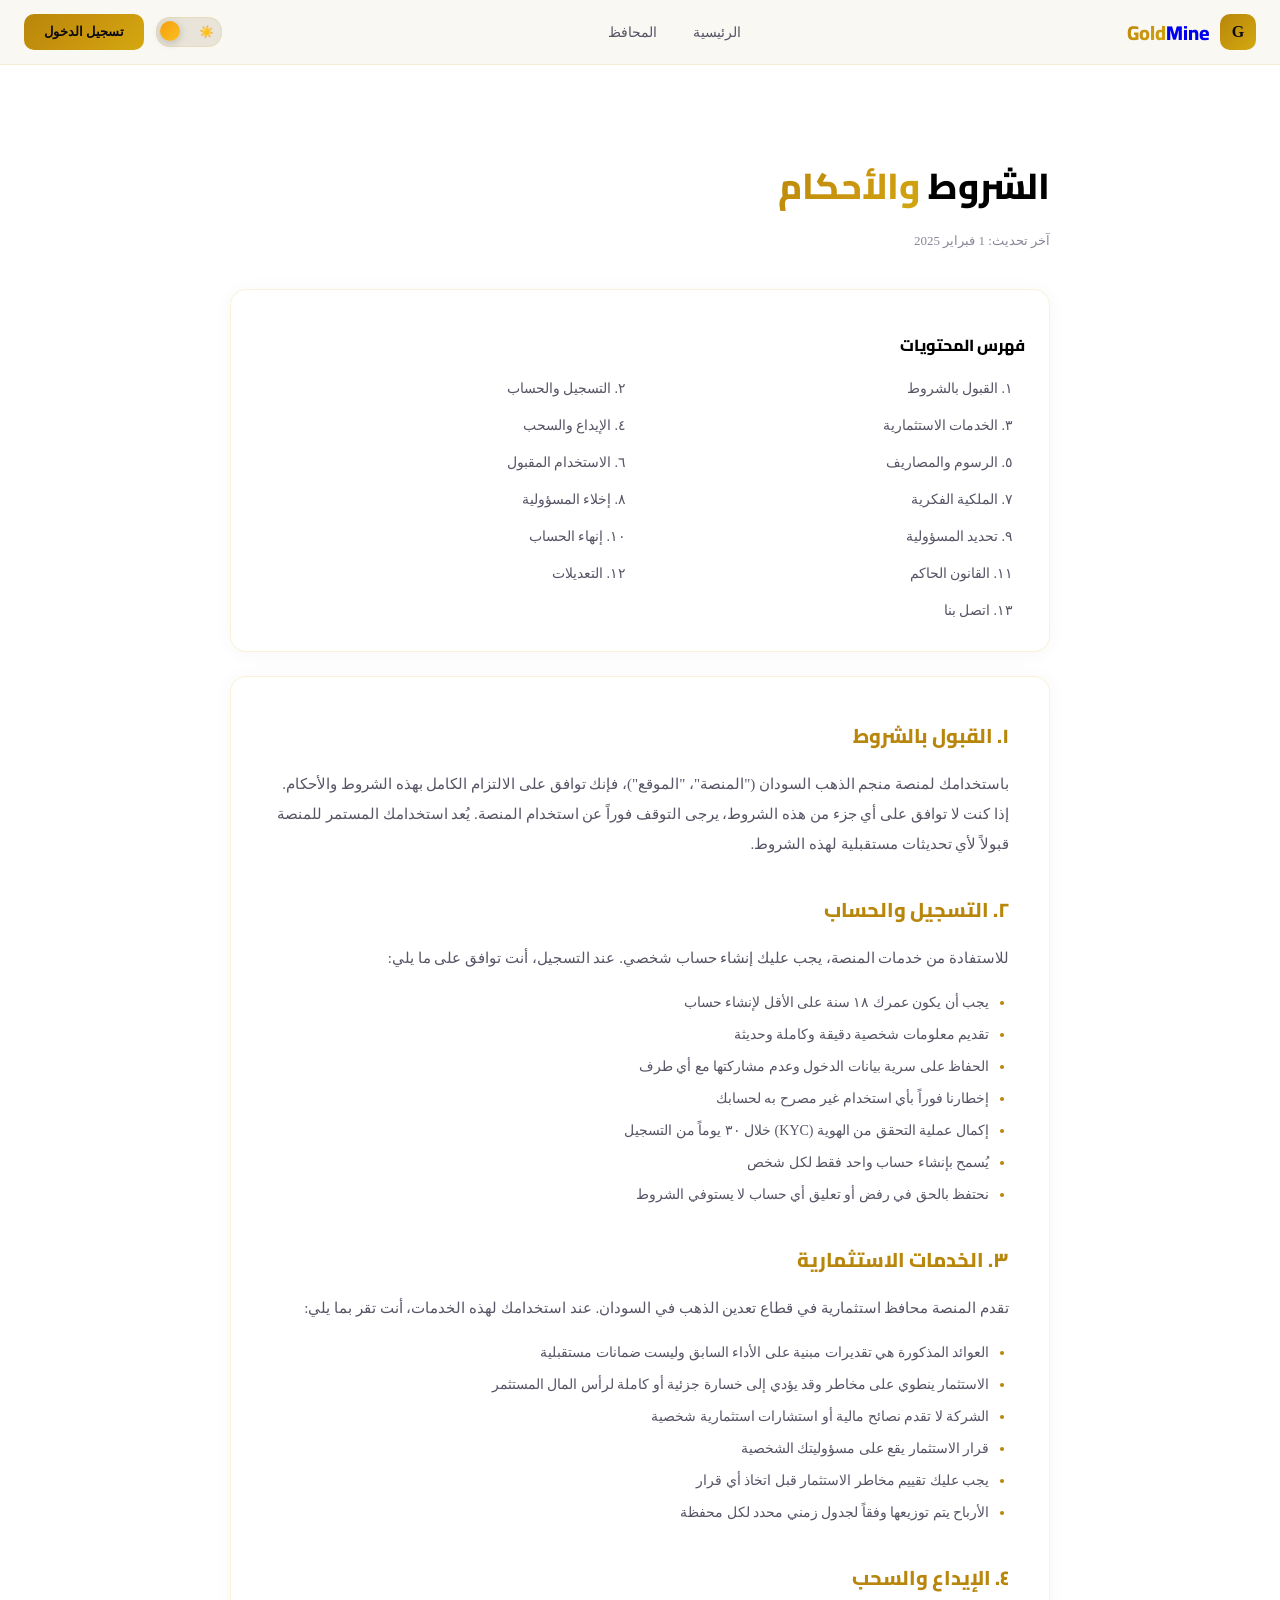
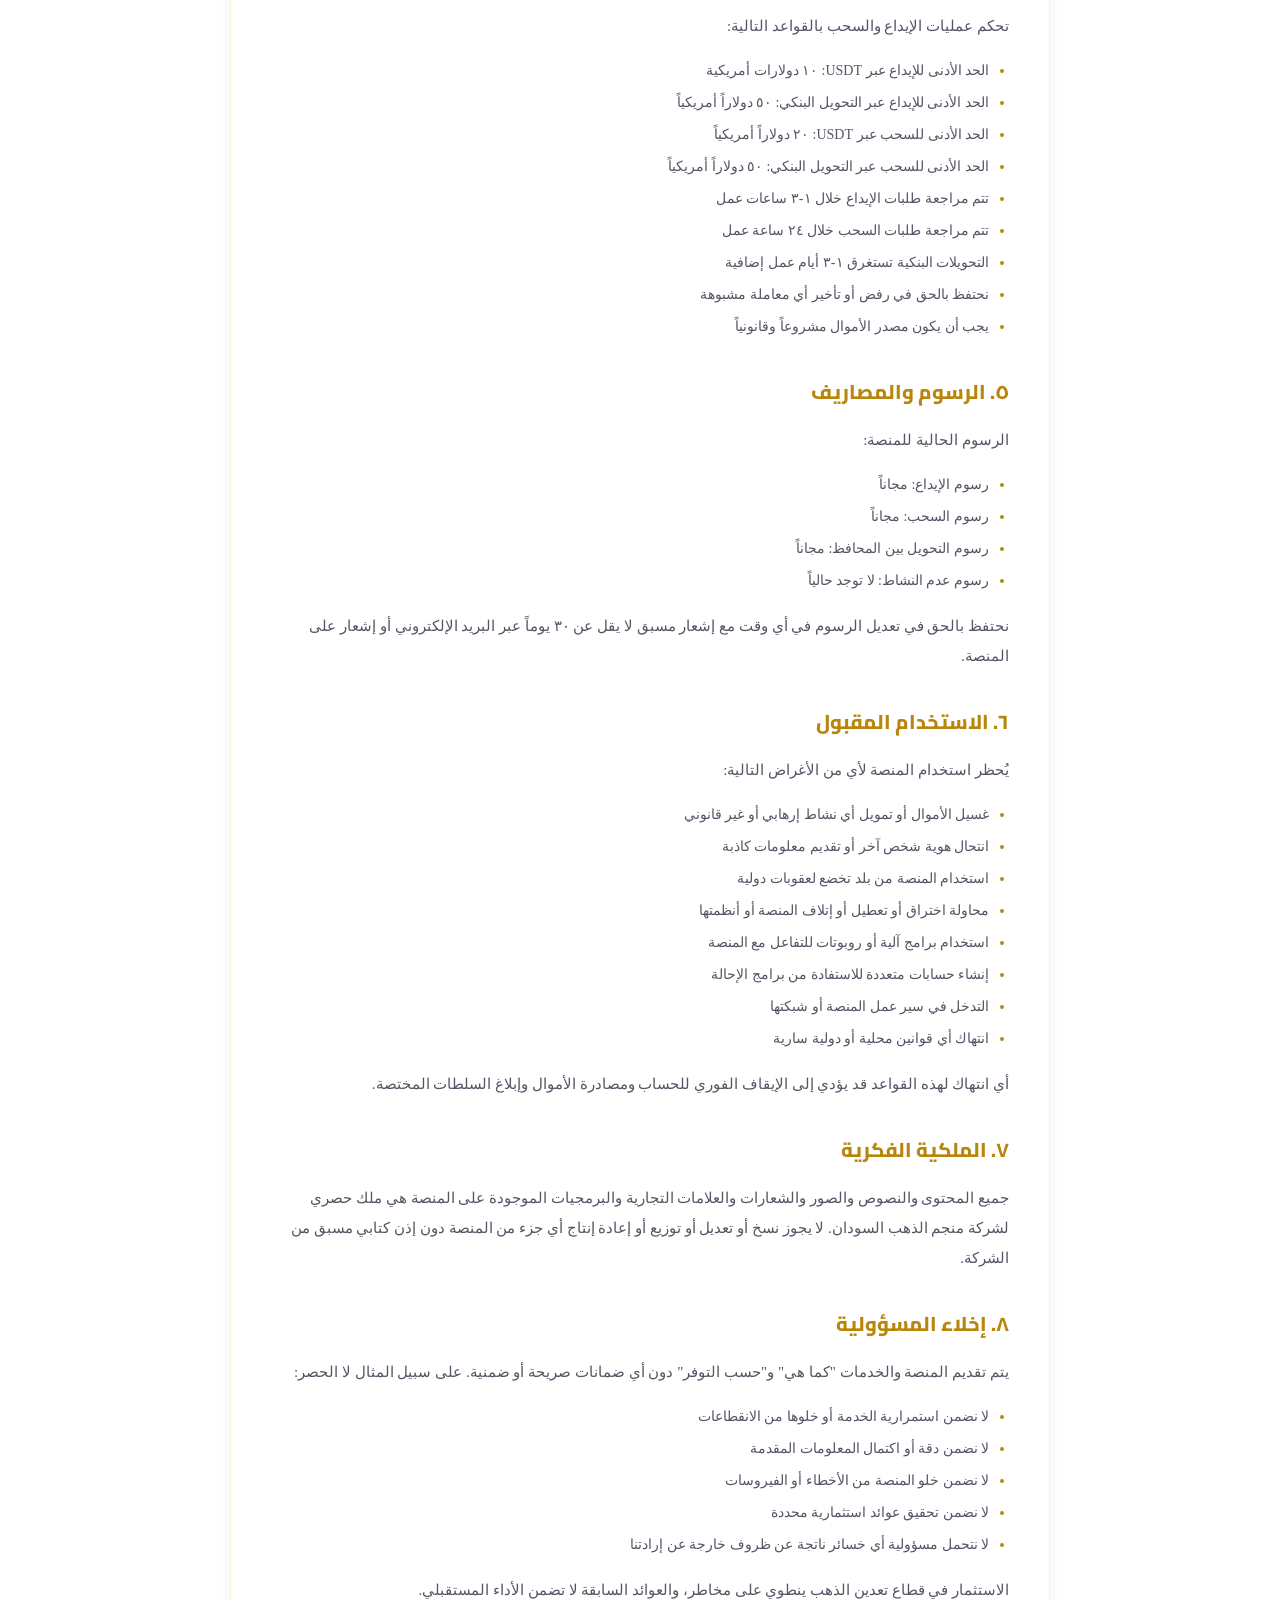
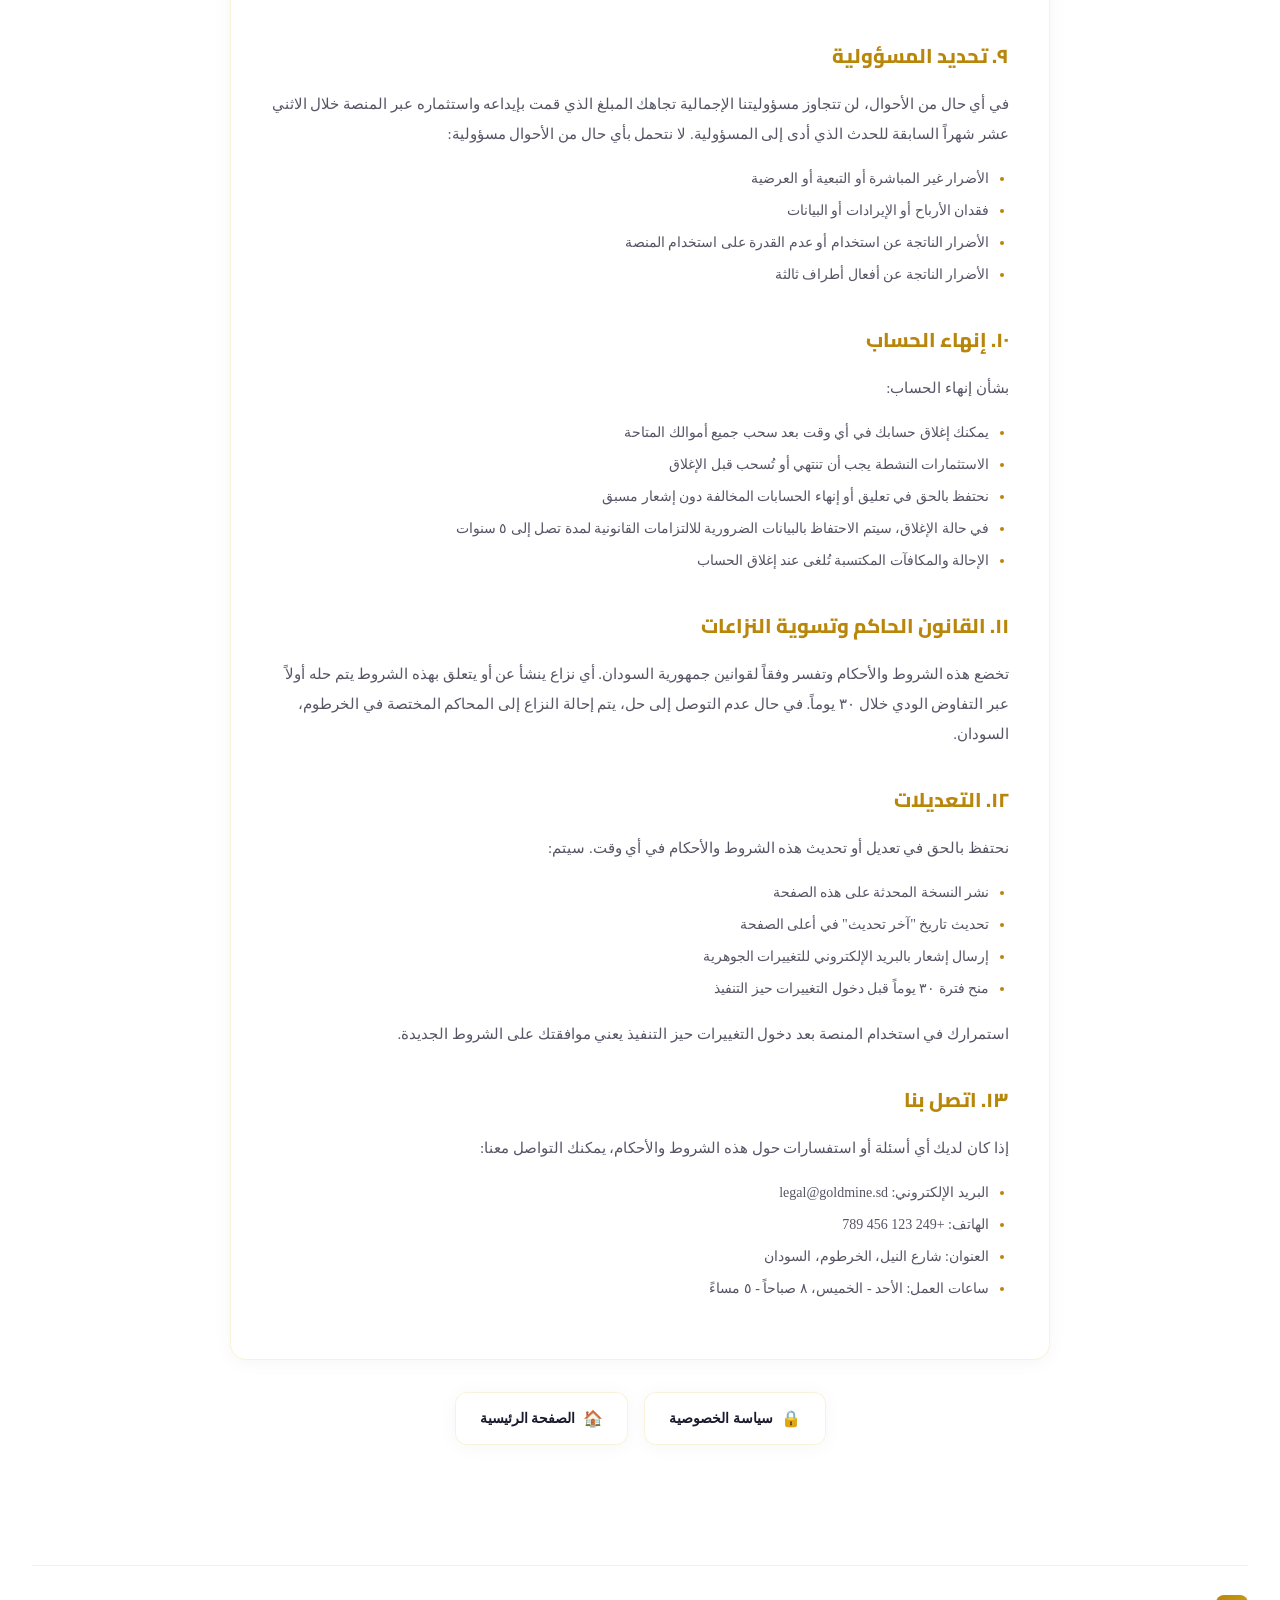
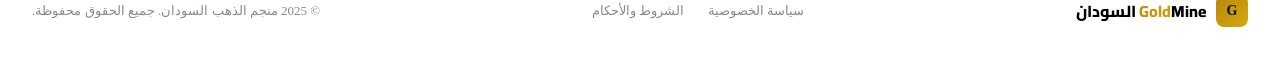
<file: terms.html>
<!DOCTYPE html>
<html lang="ar" dir="rtl">
<head>
  <meta charset="UTF-8">
  <meta name="viewport" content="width=device-width, initial-scale=1.0">
  <title>الشروط والأحكام — منجم الذهب</title>
  <link rel="preconnect" href="https://fonts.googleapis.com">
  <link rel="preconnect" href="https://fonts.gstatic.com" crossorigin>
  <link href="https://fonts.googleapis.com/css2?family=Tajawal:wght@300;400;500;700;800;900&family=Cairo:wght@300;400;500;600;700;800;900&family=JetBrains+Mono:wght@400;500;600;700&display=swap" rel="stylesheet">
  <link rel="stylesheet" href="css/variables.css">
  <link rel="stylesheet" href="css/base.css">
  <link rel="stylesheet" href="css/components.css">
  <link rel="stylesheet" href="css/navbar.css">
  <link rel="stylesheet" href="css/pages.css">
  <style>
    .legal-section h2 {
      font-family: 'Cairo', serif;
      font-size: 20px;
      font-weight: 800;
      color: var(--gold);
      margin: 32px 0 12px;
    }
    .legal-section h2:first-child {
      margin-top: 0;
    }
    .legal-section p {
      font-size: 15px;
      color: var(--text2);
      line-height: 2;
      margin-bottom: 12px;
    }
    .legal-section ul {
      padding-right: 20px;
      margin-bottom: 16px;
    }
    .legal-section li {
      font-size: 14px;
      color: var(--text2);
      line-height: 2;
      margin-bottom: 4px;
    }
    .legal-section li::marker {
      color: var(--gold);
    }
    .toc-link {
      display: block;
      padding: 8px 12px;
      border-radius: 8px;
      color: var(--text2);
      text-decoration: none;
      font-size: 14px;
      transition: all .2s;
    }
    .toc-link:hover {
      background: var(--stat-inner-bg);
      color: var(--gold);
    }
  </style>
</head>
<body>

<!-- شريط التنقل -->
<nav class="navbar" id="navbar">
  <div class="page">
    <div class="nav-inner">
      <div class="nav-right" style="order:3">
        <div class="theme-toggle" onclick="toggleTheme()">
          <span class="icon-moon">🌙</span>
          <span class="icon-sun">☀️</span>
          <div class="toggle-knob"></div>
        </div>
        <a class="btn-gold btn-sm" href="login.html">تسجيل الدخول</a>
        <button class="mobile-toggle" onclick="toggleMobile()">
          <svg width="24" height="24" viewBox="0 0 24 24" fill="none">
            <path d="M3 12h18M3 6h18M3 18h18" stroke="currentColor" stroke-width="2" stroke-linecap="round"/>
          </svg>
        </button>
      </div>
      <div class="nav-links" id="navLinks" style="order:2">
        <a class="nav-link" href="index.html">الرئيسية</a>
        <a class="nav-link" href="portfolios.html">المحافظ</a>
      </div>
      <a class="nav-logo" href="index.html" style="order:1">
        <div class="nav-logo-icon">G</div>
        <span><span class="gold-text">Gold</span>Mine</span>
      </a>
    </div>
  </div>
</nav>

<!-- المحتوى -->
<div class="page inner-page" style="max-width:820px">

  <div style="margin-bottom:40px" class="anim-up">
    <h1 style="font-family:'Cairo',serif;font-size:36px;font-weight:800;margin-bottom:8px">
      الشروط <span class="gold-text">والأحكام</span>
    </h1>
    <p style="color:var(--text3);font-size:13px">آخر تحديث: 1 فبراير 2025</p>
  </div>

  <!-- فهرس المحتويات -->
  <div class="glass anim-up" style="padding:24px;margin-bottom:24px">
    <h3 style="font-family:'Cairo',serif;font-size:16px;font-weight:800;margin-bottom:12px">فهرس المحتويات</h3>
    <div style="display:grid;grid-template-columns:1fr 1fr;gap:4px">
      <a class="toc-link" href="#s1">١. القبول بالشروط</a>
      <a class="toc-link" href="#s2">٢. التسجيل والحساب</a>
      <a class="toc-link" href="#s3">٣. الخدمات الاستثمارية</a>
      <a class="toc-link" href="#s4">٤. الإيداع والسحب</a>
      <a class="toc-link" href="#s5">٥. الرسوم والمصاريف</a>
      <a class="toc-link" href="#s6">٦. الاستخدام المقبول</a>
      <a class="toc-link" href="#s7">٧. الملكية الفكرية</a>
      <a class="toc-link" href="#s8">٨. إخلاء المسؤولية</a>
      <a class="toc-link" href="#s9">٩. تحديد المسؤولية</a>
      <a class="toc-link" href="#s10">١٠. إنهاء الحساب</a>
      <a class="toc-link" href="#s11">١١. القانون الحاكم</a>
      <a class="toc-link" href="#s12">١٢. التعديلات</a>
      <a class="toc-link" href="#s13">١٣. اتصل بنا</a>
    </div>
  </div>

  <!-- نص الشروط -->
  <div class="glass legal-section anim-up" style="padding:40px">

    <h2 id="s1">١. القبول بالشروط</h2>
    <p>باستخدامك لمنصة منجم الذهب السودان ("المنصة"، "الموقع")، فإنك توافق على الالتزام الكامل بهذه الشروط والأحكام. إذا كنت لا توافق على أي جزء من هذه الشروط، يرجى التوقف فوراً عن استخدام المنصة. يُعد استخدامك المستمر للمنصة قبولاً لأي تحديثات مستقبلية لهذه الشروط.</p>

    <h2 id="s2">٢. التسجيل والحساب</h2>
    <p>للاستفادة من خدمات المنصة، يجب عليك إنشاء حساب شخصي. عند التسجيل، أنت توافق على ما يلي:</p>
    <ul>
      <li>يجب أن يكون عمرك ١٨ سنة على الأقل لإنشاء حساب</li>
      <li>تقديم معلومات شخصية دقيقة وكاملة وحديثة</li>
      <li>الحفاظ على سرية بيانات الدخول وعدم مشاركتها مع أي طرف</li>
      <li>إخطارنا فوراً بأي استخدام غير مصرح به لحسابك</li>
      <li>إكمال عملية التحقق من الهوية (KYC) خلال ٣٠ يوماً من التسجيل</li>
      <li>يُسمح بإنشاء حساب واحد فقط لكل شخص</li>
      <li>نحتفظ بالحق في رفض أو تعليق أي حساب لا يستوفي الشروط</li>
    </ul>

    <h2 id="s3">٣. الخدمات الاستثمارية</h2>
    <p>تقدم المنصة محافظ استثمارية في قطاع تعدين الذهب في السودان. عند استخدامك لهذه الخدمات، أنت تقر بما يلي:</p>
    <ul>
      <li>العوائد المذكورة هي تقديرات مبنية على الأداء السابق وليست ضمانات مستقبلية</li>
      <li>الاستثمار ينطوي على مخاطر وقد يؤدي إلى خسارة جزئية أو كاملة لرأس المال المستثمر</li>
      <li>الشركة لا تقدم نصائح مالية أو استشارات استثمارية شخصية</li>
      <li>قرار الاستثمار يقع على مسؤوليتك الشخصية</li>
      <li>يجب عليك تقييم مخاطر الاستثمار قبل اتخاذ أي قرار</li>
      <li>الأرباح يتم توزيعها وفقاً لجدول زمني محدد لكل محفظة</li>
    </ul>

    <h2 id="s4">٤. الإيداع والسحب</h2>
    <p>تحكم عمليات الإيداع والسحب بالقواعد التالية:</p>
    <ul>
      <li>الحد الأدنى للإيداع عبر USDT: ١٠ دولارات أمريكية</li>
      <li>الحد الأدنى للإيداع عبر التحويل البنكي: ٥٠ دولاراً أمريكياً</li>
      <li>الحد الأدنى للسحب عبر USDT: ٢٠ دولاراً أمريكياً</li>
      <li>الحد الأدنى للسحب عبر التحويل البنكي: ٥٠ دولاراً أمريكياً</li>
      <li>تتم مراجعة طلبات الإيداع خلال ١-٣ ساعات عمل</li>
      <li>تتم مراجعة طلبات السحب خلال ٢٤ ساعة عمل</li>
      <li>التحويلات البنكية تستغرق ١-٣ أيام عمل إضافية</li>
      <li>نحتفظ بالحق في رفض أو تأخير أي معاملة مشبوهة</li>
      <li>يجب أن يكون مصدر الأموال مشروعاً وقانونياً</li>
    </ul>

    <h2 id="s5">٥. الرسوم والمصاريف</h2>
    <p>الرسوم الحالية للمنصة:</p>
    <ul>
      <li>رسوم الإيداع: مجاناً</li>
      <li>رسوم السحب: مجاناً</li>
      <li>رسوم التحويل بين المحافظ: مجاناً</li>
      <li>رسوم عدم النشاط: لا توجد حالياً</li>
    </ul>
    <p>نحتفظ بالحق في تعديل الرسوم في أي وقت مع إشعار مسبق لا يقل عن ٣٠ يوماً عبر البريد الإلكتروني أو إشعار على المنصة.</p>

    <h2 id="s6">٦. الاستخدام المقبول</h2>
    <p>يُحظر استخدام المنصة لأي من الأغراض التالية:</p>
    <ul>
      <li>غسيل الأموال أو تمويل أي نشاط إرهابي أو غير قانوني</li>
      <li>انتحال هوية شخص آخر أو تقديم معلومات كاذبة</li>
      <li>استخدام المنصة من بلد تخضع لعقوبات دولية</li>
      <li>محاولة اختراق أو تعطيل أو إتلاف المنصة أو أنظمتها</li>
      <li>استخدام برامج آلية أو روبوتات للتفاعل مع المنصة</li>
      <li>إنشاء حسابات متعددة للاستفادة من برامج الإحالة</li>
      <li>التدخل في سير عمل المنصة أو شبكتها</li>
      <li>انتهاك أي قوانين محلية أو دولية سارية</li>
    </ul>
    <p>أي انتهاك لهذه القواعد قد يؤدي إلى الإيقاف الفوري للحساب ومصادرة الأموال وإبلاغ السلطات المختصة.</p>

    <h2 id="s7">٧. الملكية الفكرية</h2>
    <p>جميع المحتوى والنصوص والصور والشعارات والعلامات التجارية والبرمجيات الموجودة على المنصة هي ملك حصري لشركة منجم الذهب السودان. لا يجوز نسخ أو تعديل أو توزيع أو إعادة إنتاج أي جزء من المنصة دون إذن كتابي مسبق من الشركة.</p>

    <h2 id="s8">٨. إخلاء المسؤولية</h2>
    <p>يتم تقديم المنصة والخدمات "كما هي" و"حسب التوفر" دون أي ضمانات صريحة أو ضمنية. على سبيل المثال لا الحصر:</p>
    <ul>
      <li>لا نضمن استمرارية الخدمة أو خلوها من الانقطاعات</li>
      <li>لا نضمن دقة أو اكتمال المعلومات المقدمة</li>
      <li>لا نضمن خلو المنصة من الأخطاء أو الفيروسات</li>
      <li>لا نضمن تحقيق عوائد استثمارية محددة</li>
      <li>لا نتحمل مسؤولية أي خسائر ناتجة عن ظروف خارجة عن إرادتنا</li>
    </ul>
    <p>الاستثمار في قطاع تعدين الذهب ينطوي على مخاطر، والعوائد السابقة لا تضمن الأداء المستقبلي.</p>

    <h2 id="s9">٩. تحديد المسؤولية</h2>
    <p>في أي حال من الأحوال، لن تتجاوز مسؤوليتنا الإجمالية تجاهك المبلغ الذي قمت بإيداعه واستثماره عبر المنصة خلال الاثني عشر شهراً السابقة للحدث الذي أدى إلى المسؤولية. لا نتحمل بأي حال من الأحوال مسؤولية:</p>
    <ul>
      <li>الأضرار غير المباشرة أو التبعية أو العرضية</li>
      <li>فقدان الأرباح أو الإيرادات أو البيانات</li>
      <li>الأضرار الناتجة عن استخدام أو عدم القدرة على استخدام المنصة</li>
      <li>الأضرار الناتجة عن أفعال أطراف ثالثة</li>
    </ul>

    <h2 id="s10">١٠. إنهاء الحساب</h2>
    <p>بشأن إنهاء الحساب:</p>
    <ul>
      <li>يمكنك إغلاق حسابك في أي وقت بعد سحب جميع أموالك المتاحة</li>
      <li>الاستثمارات النشطة يجب أن تنتهي أو تُسحب قبل الإغلاق</li>
      <li>نحتفظ بالحق في تعليق أو إنهاء الحسابات المخالفة دون إشعار مسبق</li>
      <li>في حالة الإغلاق، سيتم الاحتفاظ بالبيانات الضرورية للالتزامات القانونية لمدة تصل إلى ٥ سنوات</li>
      <li>الإحالة والمكافآت المكتسبة تُلغى عند إغلاق الحساب</li>
    </ul>

    <h2 id="s11">١١. القانون الحاكم وتسوية النزاعات</h2>
    <p>تخضع هذه الشروط والأحكام وتفسر وفقاً لقوانين جمهورية السودان. أي نزاع ينشأ عن أو يتعلق بهذه الشروط يتم حله أولاً عبر التفاوض الودي خلال ٣٠ يوماً. في حال عدم التوصل إلى حل، يتم إحالة النزاع إلى المحاكم المختصة في الخرطوم، السودان.</p>

    <h2 id="s12">١٢. التعديلات</h2>
    <p>نحتفظ بالحق في تعديل أو تحديث هذه الشروط والأحكام في أي وقت. سيتم:</p>
    <ul>
      <li>نشر النسخة المحدثة على هذه الصفحة</li>
      <li>تحديث تاريخ "آخر تحديث" في أعلى الصفحة</li>
      <li>إرسال إشعار بالبريد الإلكتروني للتغييرات الجوهرية</li>
      <li>منح فترة ٣٠ يوماً قبل دخول التغييرات حيز التنفيذ</li>
    </ul>
    <p>استمرارك في استخدام المنصة بعد دخول التغييرات حيز التنفيذ يعني موافقتك على الشروط الجديدة.</p>

    <h2 id="s13">١٣. اتصل بنا</h2>
    <p>إذا كان لديك أي أسئلة أو استفسارات حول هذه الشروط والأحكام، يمكنك التواصل معنا:</p>
    <ul>
      <li>البريد الإلكتروني: legal@goldmine.sd</li>
      <li>الهاتف: +249 123 456 789</li>
      <li>العنوان: شارع النيل، الخرطوم، السودان</li>
      <li>ساعات العمل: الأحد - الخميس، ٨ صباحاً - ٥ مساءً</li>
    </ul>

  </div>

  <!-- روابط ذات صلة -->
  <div style="display:flex;gap:16px;margin-top:32px;justify-content:center" class="anim-up">
    <a href="privacy.html" class="glass" style="padding:16px 24px;border-radius:12px;text-decoration:none;color:var(--text);transition:all .2s;display:flex;align-items:center;gap:8px">
      <span>🔒</span>
      <span style="font-size:14px;font-weight:600">سياسة الخصوصية</span>
    </a>
    <a href="index.html" class="glass" style="padding:16px 24px;border-radius:12px;text-decoration:none;color:var(--text);transition:all .2s;display:flex;align-items:center;gap:8px">
      <span>🏠</span>
      <span style="font-size:14px;font-weight:600">الصفحة الرئيسية</span>
    </a>
  </div>

</div>

<!-- التذييل -->
<footer class="site-footer" style="margin-top:60px">
  <div class="page">
    <div style="display:flex;justify-content:space-between;align-items:center;padding:24px 0;border-top:1px solid var(--card-border);flex-wrap:wrap;gap:16px">
      <div style="display:flex;align-items:center;gap:10px">
        <div style="width:32px;height:32px;border-radius:8px;background:linear-gradient(135deg,var(--gold),var(--gold-light));display:flex;align-items:center;justify-content:center;font-weight:800;font-size:14px;color:#0a0a12">G</div>
        <span style="font-family:'Cairo',serif;font-size:16px;font-weight:800"><span class="gold-text">Gold</span>Mine السودان</span>
      </div>
      <div style="display:flex;gap:24px">
        <a href="privacy.html" style="font-size:13px;color:var(--text3);text-decoration:none">سياسة الخصوصية</a>
        <a href="terms.html" style="font-size:13px;color:var(--text3);text-decoration:none">الشروط والأحكام</a>
      </div>
      <p style="font-size:13px;color:var(--text3)">© 2025 منجم الذهب السودان. جميع الحقوق محفوظة.</p>
    </div>
  </div>
</footer>

<div class="toast" id="toast"></div>

<script src="js/theme.js"></script>
<script src="js/app.js"></script>
</body>
</html>
</file>
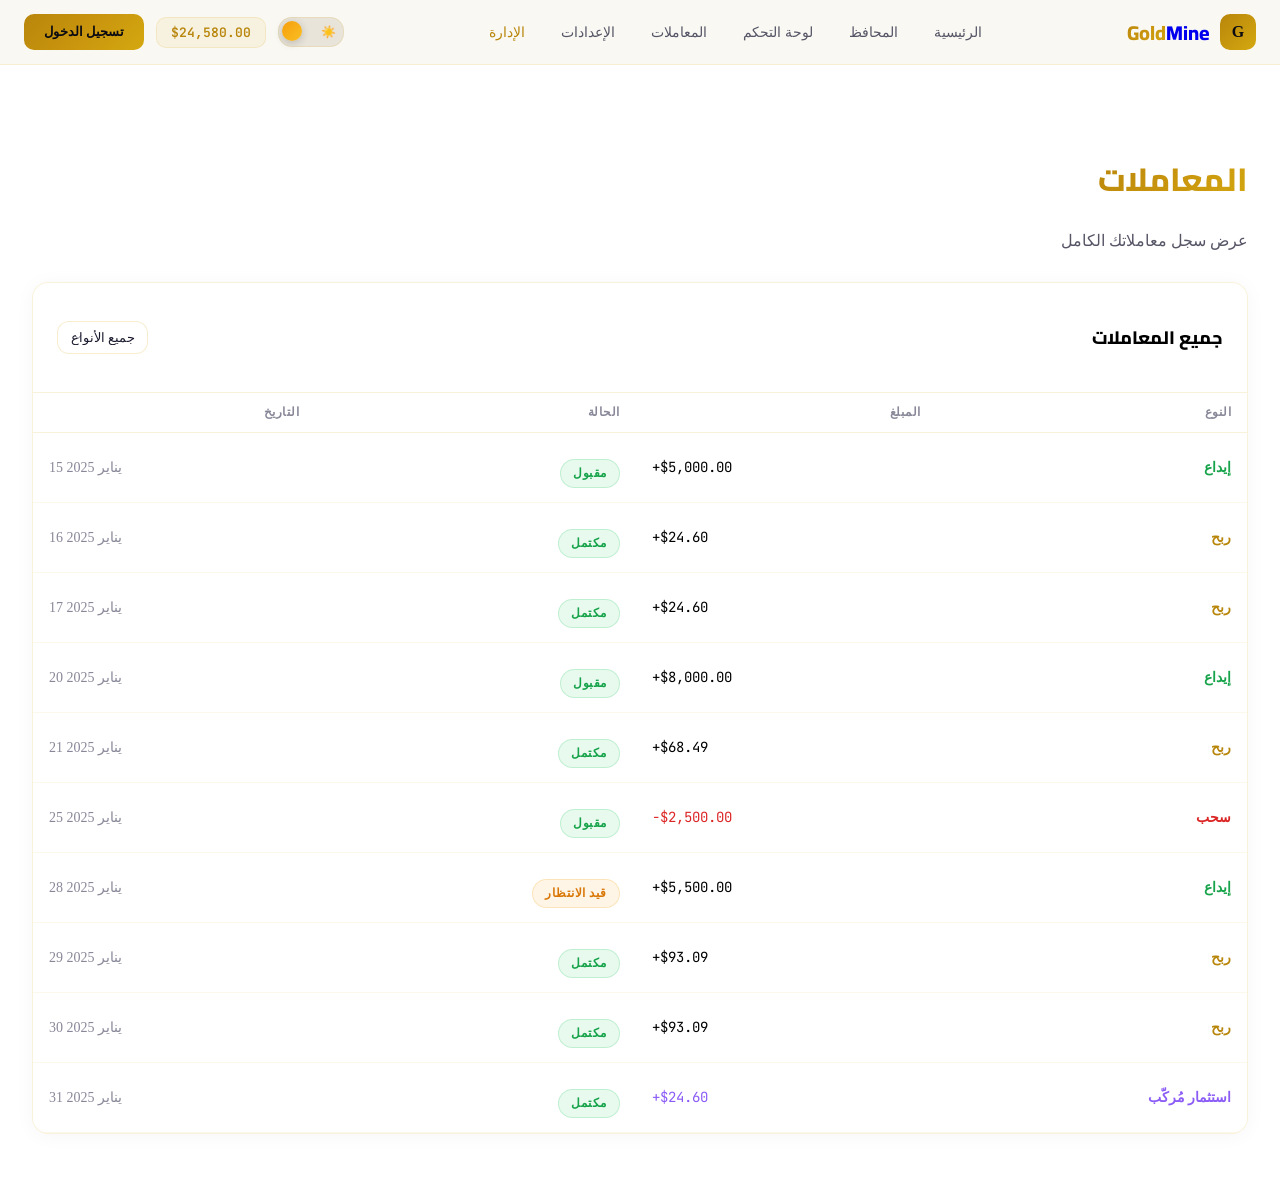
<file: transactions.html>
<!DOCTYPE html>
<html lang="ar" dir="rtl">
<head>
  <meta charset="UTF-8">
  <meta name="viewport" content="width=device-width, initial-scale=1.0">
  <title>المعاملات — منجم الذهب</title>
  <link rel="preconnect" href="https://fonts.googleapis.com">
  <link rel="preconnect" href="https://fonts.gstatic.com" crossorigin>
  <link href="https://fonts.googleapis.com/css2?family=Tajawal:wght@300;400;500;700;800;900&family=Cairo:wght@300;400;500;600;700;800;900&family=JetBrains+Mono:wght@400;500;600;700&display=swap" rel="stylesheet">
  <link rel="stylesheet" href="css/variables.css">
  <link rel="stylesheet" href="css/base.css">
  <link rel="stylesheet" href="css/components.css">
  <link rel="stylesheet" href="css/navbar.css">
  <link rel="stylesheet" href="css/pages.css">
</head>
<body>

<!-- شريط التنقل -->
<nav class="navbar" id="navbar">
  <div class="page">
    <div class="nav-inner">
      <div class="nav-right" style="order:3">
        <div class="theme-toggle" onclick="toggleTheme()" title="تبديل الوضع">
          <span class="icon-moon">🌙</span>
          <span class="icon-sun">☀️</span>
          <div class="toggle-knob"></div>
        </div>
        <div class="nav-balance">$24,580.00</div>
        <a class="btn-gold btn-sm" href="login.html">تسجيل الدخول</a>
        <button class="mobile-toggle" onclick="toggleMobile()">
          <svg width="24" height="24" viewBox="0 0 24 24" fill="none"><path d="M3 12h18M3 6h18M3 18h18" stroke="currentColor" stroke-width="2" stroke-linecap="round"/></svg>
        </button>
      </div>
      <div class="nav-links" id="navLinks" style="order:2">
        <a class="nav-link" href="index.html">الرئيسية</a>
        <a class="nav-link" href="portfolios.html">المحافظ</a>
        <a class="nav-link" href="dashboard.html">لوحة التحكم</a>
        <a class="nav-link active" href="transactions.html">المعاملات</a>
        <a class="nav-link" href="settings.html">الإعدادات</a>
        <a class="nav-link" href="admin.html" style="color:var(--gold)">الإدارة</a>
      </div>
      <a class="nav-logo" href="index.html" style="order:1">
        <div class="nav-logo-icon">G</div>
        <span><span class="gold-text">Gold</span>Mine</span>
      </a>
    </div>
  </div>
</nav>

<!-- محتوى الصفحة -->
<div class="page inner-page">
  <div style="margin-bottom:32px" class="anim-up">
    <h1 style="font-family:'Cairo',serif;font-size:32px;font-weight:800">
      <span class="gold-text">المعاملات</span>
    </h1>
    <p style="color:var(--text2);margin-top:4px">عرض سجل معاملاتك الكامل</p>
  </div>

  <div class="glass anim-up" style="overflow:hidden">
    <div style="padding:20px 24px;border-bottom:1px solid var(--card-border);display:flex;justify-content:space-between;align-items:center">
      <h3 style="font-family:'Cairo',serif;font-size:18px;font-weight:800">جميع المعاملات</h3>
      <select class="input" style="width:auto;padding:8px 12px;font-size:13px">
        <option>جميع الأنواع</option>
        <option>الإيداعات</option>
        <option>المسحوبات</option>
        <option>الأرباح</option>
      </select>
    </div>
    <div class="table-wrap">
      <table>
        <thead>
          <tr>
            <th>النوع</th>
            <th>المبلغ</th>
            <th>الحالة</th>
            <th>التاريخ</th>
          </tr>
        </thead>
        <tbody>
          <tr>
            <td style="color:var(--success);font-weight:700">إيداع</td>
            <td style="font-family:'JetBrains Mono',monospace;direction:ltr">+$5,000.00</td>
            <td><span class="badge badge-success">مقبول</span></td>
            <td style="color:var(--text3);direction:ltr">15 يناير 2025</td>
          </tr>
          <tr>
            <td style="color:var(--gold);font-weight:700">ربح</td>
            <td style="font-family:'JetBrains Mono',monospace;direction:ltr">+$24.60</td>
            <td><span class="badge badge-success">مكتمل</span></td>
            <td style="color:var(--text3);direction:ltr">16 يناير 2025</td>
          </tr>
          <tr>
            <td style="color:var(--gold);font-weight:700">ربح</td>
            <td style="font-family:'JetBrains Mono',monospace;direction:ltr">+$24.60</td>
            <td><span class="badge badge-success">مكتمل</span></td>
            <td style="color:var(--text3);direction:ltr">17 يناير 2025</td>
          </tr>
          <tr>
            <td style="color:var(--success);font-weight:700">إيداع</td>
            <td style="font-family:'JetBrains Mono',monospace;direction:ltr">+$8,000.00</td>
            <td><span class="badge badge-success">مقبول</span></td>
            <td style="color:var(--text3);direction:ltr">20 يناير 2025</td>
          </tr>
          <tr>
            <td style="color:var(--gold);font-weight:700">ربح</td>
            <td style="font-family:'JetBrains Mono',monospace;direction:ltr">+$68.49</td>
            <td><span class="badge badge-success">مكتمل</span></td>
            <td style="color:var(--text3);direction:ltr">21 يناير 2025</td>
          </tr>
          <tr>
            <td style="color:var(--danger);font-weight:700">سحب</td>
            <td style="font-family:'JetBrains Mono',monospace;color:var(--danger);direction:ltr">-$2,500.00</td>
            <td><span class="badge badge-success">مقبول</span></td>
            <td style="color:var(--text3);direction:ltr">25 يناير 2025</td>
          </tr>
          <tr>
            <td style="color:var(--success);font-weight:700">إيداع</td>
            <td style="font-family:'JetBrains Mono',monospace;direction:ltr">+$5,500.00</td>
            <td><span class="badge badge-warning">قيد الانتظار</span></td>
            <td style="color:var(--text3);direction:ltr">28 يناير 2025</td>
          </tr>
          <tr>
            <td style="color:var(--gold);font-weight:700">ربح</td>
            <td style="font-family:'JetBrains Mono',monospace;direction:ltr">+$93.09</td>
            <td><span class="badge badge-success">مكتمل</span></td>
            <td style="color:var(--text3);direction:ltr">29 يناير 2025</td>
          </tr>
          <tr>
            <td style="color:var(--gold);font-weight:700">ربح</td>
            <td style="font-family:'JetBrains Mono',monospace;direction:ltr">+$93.09</td>
            <td><span class="badge badge-success">مكتمل</span></td>
            <td style="color:var(--text3);direction:ltr">30 يناير 2025</td>
          </tr>
          <tr>
            <td style="color:#8b5cf6;font-weight:700">استثمار مُركّب</td>
            <td style="font-family:'JetBrains Mono',monospace;color:#8b5cf6;direction:ltr">+$24.60</td>
            <td><span class="badge badge-success">مكتمل</span></td>
            <td style="color:var(--text3);direction:ltr">31 يناير 2025</td>
          </tr>
        </tbody>
      </table>
    </div>
  </div>
</div>

<!-- Toast -->
<div class="toast" id="toast"></div>

<!-- Scripts -->
<script src="js/theme.js"></script>
<script src="js/app.js"></script>
</body>
</html>
</file>
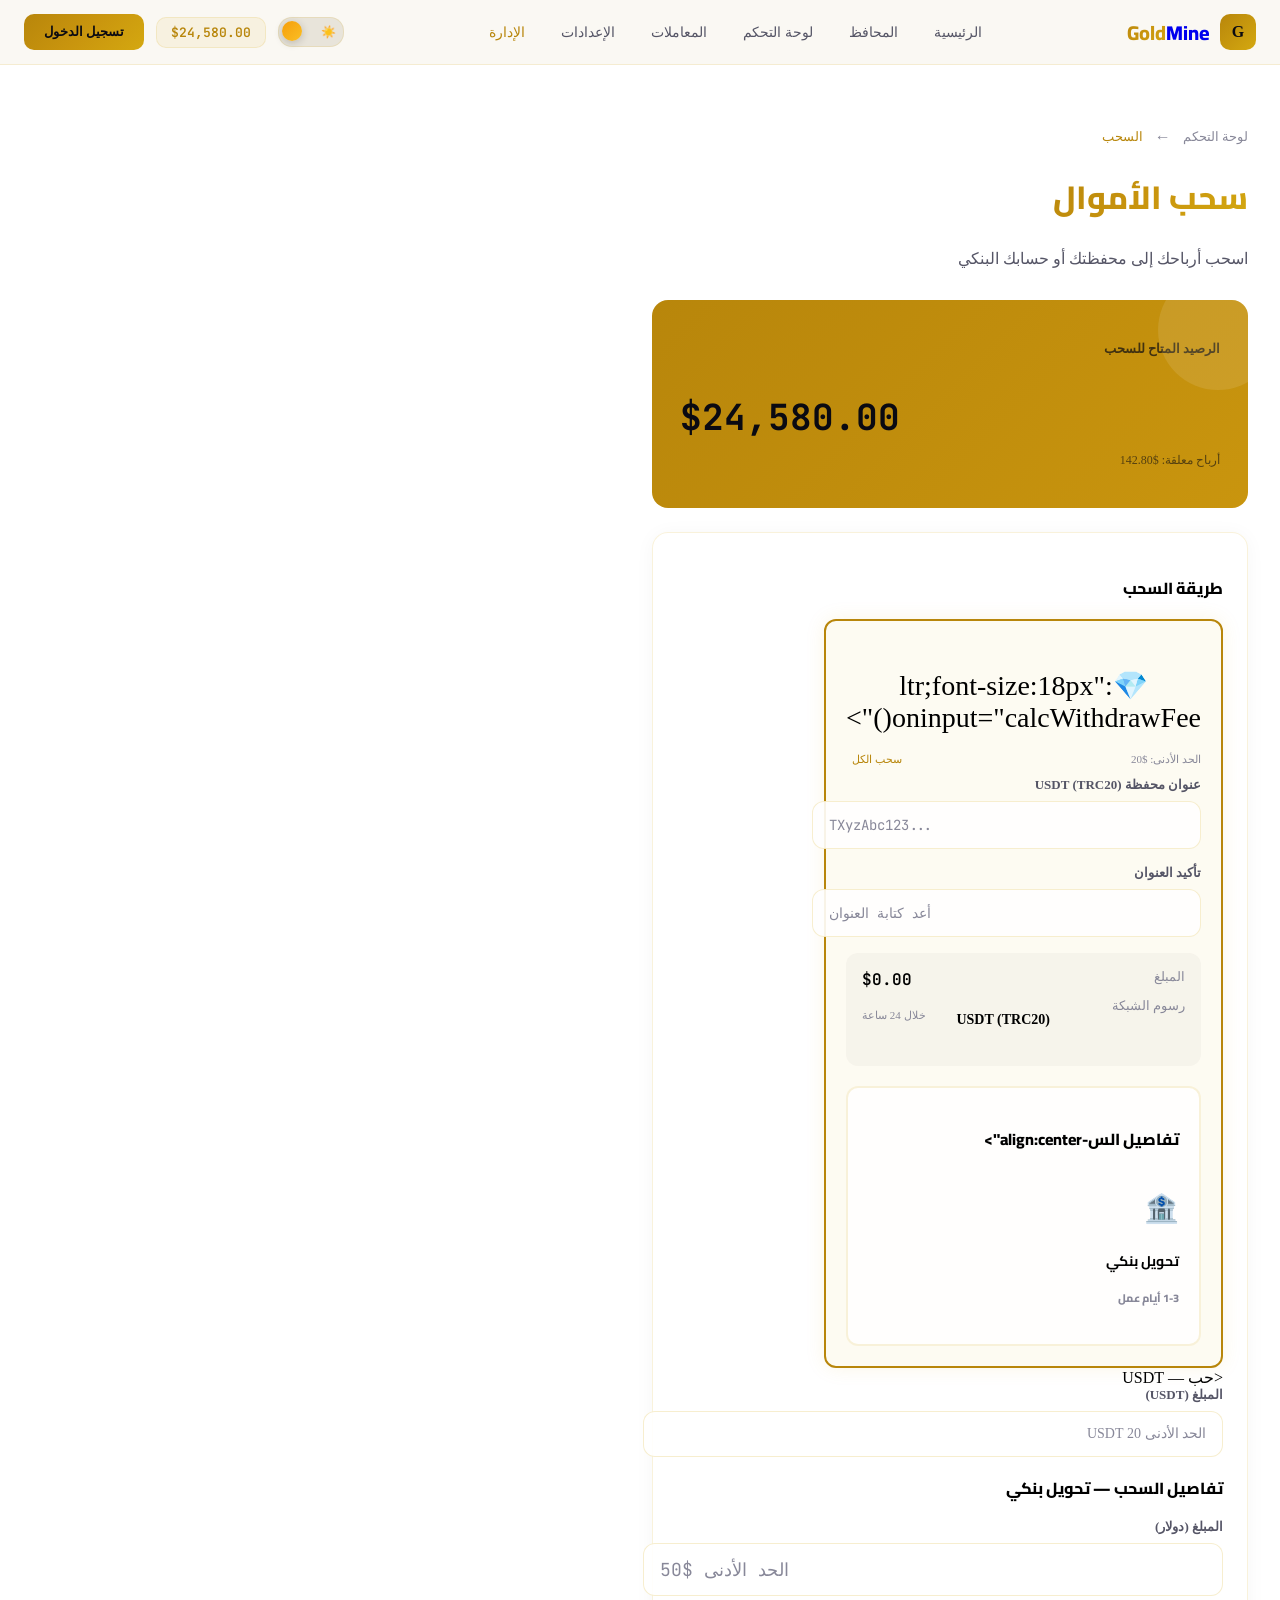
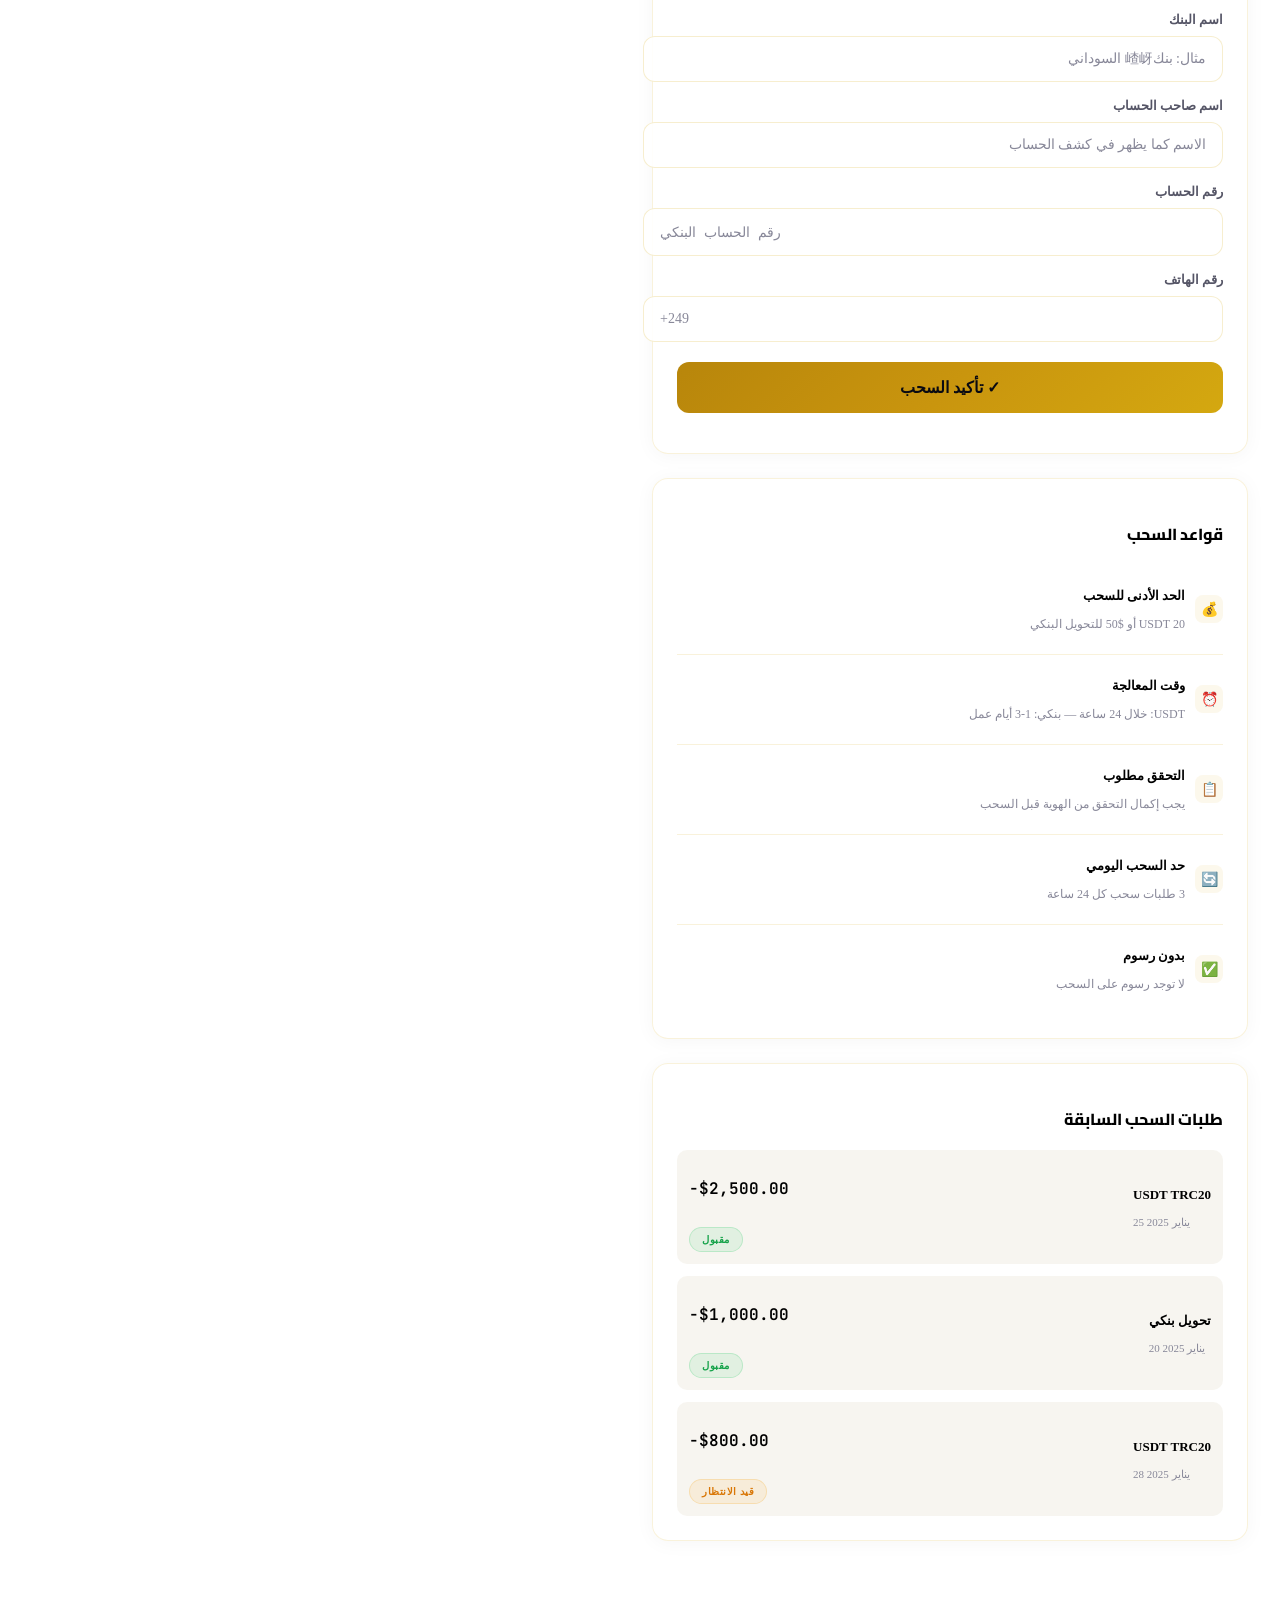
<file: withdraw.html>
<!DOCTYPE html>
<html lang="ar" dir="rtl">
<head>
  <meta charset="UTF-8">
  <meta name="viewport" content="width=device-width, initial-scale=1.0">
  <title>السحب — منجم الذهب</title>
  <link rel="preconnect" href="https://fonts.googleapis.com">
  <link rel="preconnect" href="https://fonts.gstatic.com" crossorigin>
  <link href="https://fonts.googleapis.com/css2?family=Tajawal:wght@300;400;500;700;800;900&family=Cairo:wght@300;400;500;600;700;800;900&family=JetBrains+Mono:wght@400;500;600;700&display=swap" rel="stylesheet">
  <link rel="stylesheet" href="css/variables.css">
  <link rel="stylesheet" href="css/base.css">
  <link rel="stylesheet" href="css/components.css">
  <link rel="stylesheet" href="css/navbar.css">
  <link rel="stylesheet" href="css/pages.css">
  <style>
    .withdraw-method {
      padding: 20px;
      border: 2px solid var(--card-border);
      border-radius: 12px;
      cursor: pointer;
      transition: all .3s;
      background: var(--card-bg);
    }
    .withdraw-method:hover {
      border-color: rgba(212,168,16,.3);
      transform: translateY(-2px);
    }
    .withdraw-method.active {
      border-color: var(--gold);
      background: rgba(212,168,16,.05);
      box-shadow: 0 0 20px rgba(212,168,16,.1);
    }
    .balance-card {
      background: linear-gradient(135deg, var(--gold), var(--gold-mid));
      border-radius: 16px;
      padding: 28px;
      color: #0a0a12;
      position: relative;
      overflow: hidden;
    }
    .balance-card::after {
      content: '';
      position: absolute;
      top: -30px;
      right: -30px;
      width: 120px;
      height: 120px;
      border-radius: 50%;
      background: rgba(255,255,255,.1);
    }
    .withdraw-rule {
      display: flex;
      align-items: center;
      gap: 10px;
      padding: 10px 0;
      border-bottom: 1px solid var(--card-border);
    }
    .withdraw-rule:last-child { border-bottom: none; }
    .withdraw-rule-icon {
      width: 28px;
      height: 28px;
      border-radius: 8px;
      background: rgba(212,168,16,.08);
      display: flex;
      align-items: center;
      justify-content: center;
      flex-shrink: 0;
      font-size: 14px;
    }
  </style>
</head>
<body>

<!-- شريط التنقل -->
<nav class="navbar" id="navbar">
  <div class="page">
    <div class="nav-inner">
      <div class="nav-right" style="order:3">
        <div class="theme-toggle" onclick="toggleTheme()"><span class="icon-moon">🌙</span><span class="icon-sun">☀️</span><div class="toggle-knob"></div></div>
        <div class="nav-balance">$24,580.00</div>
        <a class="btn-gold btn-sm" href="login.html">تسجيل الدخول</a>
        <button class="mobile-toggle" onclick="toggleMobile()">
          <svg width="24" height="24" viewBox="0 0 24 24" fill="none"><path d="M3 12h18M3 6h18M3 18h18" stroke="currentColor" stroke-width="2" stroke-linecap="round"/></svg>
        </button>
      </div>
      <div class="nav-links" id="navLinks" style="order:2">
        <a class="nav-link" href="index.html">الرئيسية</a>
        <a class="nav-link" href="portfolios.html">المحافظ</a>
        <a class="nav-link" href="dashboard.html">لوحة التحكم</a>
        <a class="nav-link" href="transactions.html">المعاملات</a>
        <a class="nav-link" href="settings.html">الإعدادات</a>
        <a class="nav-link" href="admin.html" style="color:var(--gold)">الإدارة</a>
      </div>
      <a class="nav-logo" href="index.html" style="order:1">
        <div class="nav-logo-icon">G</div>
        <span><span class="gold-text">Gold</span>Mine</span>
      </a>
    </div>
  </div>
</nav>

<!-- محتوى الصفحة -->
<div class="page inner-page">

  <div style="margin-bottom:32px" class="anim-up">
    <div style="display:flex;align-items:center;gap:12px;margin-bottom:8px">
      <a href="dashboard.html" style="color:var(--text3);font-size:13px;text-decoration:none">لوحة التحكم</a>
      <span style="color:var(--text3)">←</span>
      <span style="color:var(--gold);font-size:13px">السحب</span>
    </div>
    <h1 style="font-family:'Cairo',serif;font-size:32px;font-weight:800">
      <span class="gold-text">سحب الأموال</span>
    </h1>
    <p style="color:var(--text2);margin-top:4px">اسحب أرباحك إلى محفظتك أو حسابك البنكي</p>
  </div>

  <div style="display:grid;grid-template-columns:1fr 1fr;gap:24px" class="grid-2">

    <!-- يمين: نموذج السحب -->
    <div>
      <!-- بطاقة الرصيد -->
      <div class="balance-card anim-up" style="margin-bottom:24px">
        <p style="font-size:13px;font-weight:600;opacity:.7;margin-bottom:8px">الرصيد المتاح للسحب</p>
        <p style="font-family:'JetBrains Mono',monospace;font-size:36px;font-weight:700;direction:ltr;margin-bottom:4px">$24,580.00</p>
        <p style="font-size:12px;opacity:.6">أرباح معلقة: $142.80</p>
      </div>

      <!-- اختيار طريقة السmonospace;directionحب -->
      <div class="glass anim-up" style="padding:24px;margin-bottom:24px">
        <h3 style="font-family:'Cairo',serif;font-size:16px;font-weight:800;margin-bottom:16px">طريقة السحب</h3>
        <div style="display:grid;grid-template-columns:1fr 1fr;gap:12px">
          <div class="withdraw-method active" onclick="selectWithdrawMethod(this,'usdt')">
            <div style="text-align:center">
              <p style="font-size:28px;margin-bottom:8px">💎:ltr;font-size:18px" oninput="calcWithdrawFee()">
          <div style="display:flex;justify-content:space-between;margin-top:6px">
            <p style="font-size:11px;color:var(--text3)">الحد الأدنى: $20</p>
            <button onclick="document.getElementById('withdraw-amount').value=24580;calcWithdrawFee()" style="font-size:11px;color:var(--gold);background:none;border:none;cursor:pointer;font-family:inherit">سحب الكل</button>
          </div>
        </div>

        <div style="margin-bottom:16px">
          <label style="display:block;font-size:13px;font-weight:600;color:var(--text2);margin-bottom:8px">عنوان محفظة USDT (TRC20)</label>
          <input class="input" placeholder="TXyzAbc123..." style="font-family:'JetBrains Mono',monospace;direction:ltr">
        </div>

        <div style="margin-bottom:16px">
          <label style="display:block;font-size:13px;font-weight:600;color:var(--text2);margin-bottom:8px">تأكيد العنوان</label>
          <input class="input" placeholder="أعد كتابة العنوان" style="font-family:'JetBrains Mono',monospace;direction:ltr">
        </div>

        <!-- ملخص السحب -->
        <div style="background:var(--stat-inner-bg);border-radius:12px;padding:16px;margin-bottom:20px">
          <div style="display:flex;justify-content:space-between;margin-bottom:8px">
            <span style="font-size:13px;color:var(--text3)">المبلغ</span>
            <span style="font-family:'JetBrains Mono',monospace;font-weight:600;direction:ltr" id="withdraw-summary-amount">$0.00</span>
          </div>
          <div style="display:flex;justify-content:space-between;margin-bottom:8px">
            <span style="font-size:13px;color:var(--text3)">رسوم الشبكة</span>
</p>
              <p style="font-weight:700;font-size:14px">USDT (TRC20)</p>
              <p style="font-size:11px;color:var(--text3)">خلال 24 ساعة</p>
            </div>
          </div>
          <div class="withdraw-method" onclick="selectWithdrawMethod(this,'bank')">
            <div style="textdiv class="glass anim-up" style="padding:24px;margin-bottom:24px" id="withdraw-usdt">
        <h3 style="font-family:'Cairo',serif;font-size:16px;font-weight:800;margin-bottom:16px">تفاصيل الس-align:center">
              <p style="font-size:28px;margin-bottom:8px">🏦</p>
              <p style="font-weight:700;font-size:14px">تحويل بنكي</p>
              <p style="font-size:11px;color:var(--text3)">1-3 أيام عمل</p>
            </div>
          </div>
        </div>
      </div>

      <!-- نموذج USDT -->
      <حب — USDT</h3>

        <div style="margin-bottom:16px">
          <label style="display:block;font-size:13px;font-weight:600;color:var(--text2);margin-bottom:8px">المبلغ (USDT)</label>
          <input class="input" type="number" placeholder="الحد الأدنى 20 USDT" id="withdraw-amount" style="font-family:'JetBrains Mono',            <span styleموذج بنكي (مخفي) -->
      <div class="glass anim-up" style="padding:24px;margin-bottom:24px;display:none" id="withdraw-bank">
        <h3 style="font-family:'Cairo',serif;font-size:16px;font-weight:800;margin-bottom:16px">تفاصيل السحب — تحويل بنكي</h3>

        <div style="margin-bottom:16px">
          <label style="display:block;font-size:13px;font-weight:600;color:var(--text2);margin-bottom:8px">المبلغ (دولار)</label>
          <input class="input" type="number" placeholder="الحد الأدنى $50" style="font-family:'JetBrains Mono',monospace;direction:ltr;font-size:18px">
        </div>

        <div style="margin-bottom:16px">
          <label style="display:block;font-size:13px;font-weight:600;color:var(--text2);margin-bottom:8px">اسم البنك</label>
          <input class="input" placeholder="مثال: بنك嵖岈 السوداني">
        </div>

        <div style="margin-bottom:16px">
          <label style="display:block;font-size:13px;font-weight:600;color:var(--text2);margin-bottom:8px">اسم صاحب الحساب</label>
          <input class="input" placeholder="الاسم كما يظهر في كشف الحساب">
        </div>

        <div style="margin-bottom:16px">
          <label style="display:block;font-size:13px;font-weight:600;color:var(--text2);margin-bottom:8px">رقم الحساب</label>
          <input class="input" placeholder="رقم الحساب البنكي" style="font-family:'JetBrains Mono',monospace;direction:ltr">
        </div>

        <div style="margin-bottom:20px">
          <label style="display:block;font-size:13px;font-weight:600;color:var(--text2);margin-bottom:8px">رقم الهاتف</label>
          <input class="input" placeholder="+249" style="direction:ltr">
        </div>

        <button class="btn-gold" style="width:100%;justify-content:center;font-size:16px;padding:16px" onclick="submitWithdraw()">
          ✓ تأكيد السحب
        </button>
      </div>
    </div>

    <!-- يسار: القواعد والحالة -->
    <div>
      <!-- قواعد السحب -->
      <div class="glass anim-up" style="padding:24px;margin-bottom:24px">
        <h3 style="font-family:'Cairo',serif;font-size:16px;font-weight:800;margin-bottom:16px">قواعد السحب</h3>
        <div>
          <div class="withdraw-rule">
            <div class="withdraw-rule-icon">💰</div>
            <div><p style="font-size:13px;font-weight:600">الحد الأدنى للسحب</p><p style="font-size:12px;color:var(--text3)">20 USDT أو $50 للتحويل البنكي</p></div>
          </div>
          <div class="withdraw-rule">
            <div class="withdraw-rule-icon">⏰</div>
            <div><p style="font-size:13px;font-weight:600">وقت المعالجة</p><p style="font-size:12px;color:var(--text3)">USDT: خلال 24 ساعة — بنكي: 1-3 أيام عمل</p></div>
          </div>
          <div class="withdraw-rule">
            <div class="withdraw-rule-icon">📋</div>
            <div><p style="font-size:13px;font-weight:600">التحقق مطلوب</p><p style="font-size:12px;color:var(--text3)">يجب إكمال التحقق من الهوية قبل السحب</p></div>
          </div>
          <div class="withdraw-rule">
            <div class="withdraw-rule-icon">🔄</div>
            <div><p style="font-size:13px;font-weight:600">حد السحب اليومي</p><p style="font-size:12px;color:var(--text3)">3 طلبات سحب كل 24 ساعة</p></div>
          </div>
          <div class="withdraw-rule">
            <div class="withdraw-rule-icon">✅</div>
            <div><p style="font-size:13px;font-weight:600">بدون رسوم</p><p style="font-size:12px;color:var(--text3)">لا توجد رسوم على السحب</p></div>
          </div>
        </div>
      </div>

      <!-- حالة السحوبات السابقة -->
      <div class="glass anim-up" style="padding:24px">
        <h3 style="font-family:'Cairo',serif;font-size:16px;font-weight:800;margin-bottom:16px">طلبات السحب السابقة</h3>
        <div style="display:flex;flex-direction:column;gap:12px">
          <div style="display:flex;justify-content:space-between;align-items:center;padding:12px;background:var(--stat-inner-bg);border-radius:10px">
            <div>
              <p style="font-size:13px;font-weight:600">USDT TRC20</p>
              <p style="font-size:11px;color:var(--text3);direction:ltr">25 يناير 2025</p>
            </div>
            <div style="text-align:left">
              <p style="font-family:'JetBrains Mono',monospace;font-weight:600;direction:ltr">-$2,500.00</p>
              <span class="badge badge-success" style="font-size:10px">مقبول</span>
            </div>
          </div>
          <div style="display:flex;justify-content:space-between;align-items:center;padding:12px;background:var(--stat-inner-bg);border-radius:10px">
            <div>
              <p style="font-size:13px;font-weight:600">تحويل بنكي</p>
              <p style="font-size:11px;color:var(--text3);direction:ltr">20 يناير 2025</p>
            </div>
            <div style="text-align:left">
              <p style="font-family:'JetBrains Mono',monospace;font-weight:600;direction:ltr">-$1,000.00</p>
              <span class="badge badge-success" style="font-size:10px">مقبول</span>
            </div>
          </div>
          <div style="display:flex;justify-content:space-between;align-items:center;padding:12px;background:var(--stat-inner-bg);border-radius:10px">
            <div>
              <p style="font-size:13px;font-weight:600">USDT TRC20</p>
              <p style="font-size:11px;color:var(--text3);direction:ltr">28 يناير 2025</p>
            </div>
            <div style="text-align:left">
              <p style="font-family:'JetBrains Mono',monospace;font-weight:600;direction:ltr">-$800.00</p>
              <span class="badge badge-warning" style="font-size:10px">قيد الانتظار</span>
            </div>
          </div>
        </div>
      </div>
    </div>

  </div>
</div>

<div class="toast" id="toast"></div>

<script src="js/theme.js"></script>
<script src="js/app.js"></script>
<script>
  function selectWithdrawMethod(el, method) {
    document.querySelectorAll('.withdraw-method').forEach(m => m.classList.remove('active'));
    el.classList.add('active');
    document.getElementById('withdraw-usdt').style.display = method === 'usdt' ? 'block' : 'none';
    document.getElementById('withdraw-bank').style.display = method === 'bank' ? 'block' : 'none';
  }

  function calcWithdrawFee() {
    const amount = parseFloat(document.getElementById('withdraw-amount').value) || 0;
    document.getElementById('withdraw-summary-amount').textContent = '$' + amount.toFixed(2);
    document.getElementById('withdraw-final-amount').textContent = '$' + amount.toFixed(2);
  }

  function submitWithdraw() {
    showToast('تم إرسال طلب السحب! سيتم المعالجة خلال 24 ساعة.','success');
  }
</script>
</body>
</html>
</file>
<file: css/variables.css>
/* ═══════════════════════════════════════════════════════════════
   الثيم الفاتح (الافتراضي الآن)
   ═══════════════════════════════════════════════════════════════ */
:root {
  --bg: #faf8f2;
  --bg2: #f2efe6;
  --bg3: #ffffff;
  --bg4: #e8e4da;
  --card-bg: rgba(255, 255, 255, .85);
  --card-bg-hover: rgba(212, 168, 16, .08);
  --card-border: rgba(212, 168, 16, .15);
  --gold: #b8860b;
  --gold-light: #d4a810;
  --gold-dark: #8b6914;
  --gold-mid: #c9950e;
  --gold-glow: rgba(212, 168, 16, .06);
  --gold-glow2: rgba(212, 168, 16, .03);
  --text: #1a1a2e;
  --text2: #555566;
  --text3: #888899;
  --input-bg: rgba(255, 255, 255, .9);
  --input-border: rgba(212, 168, 16, .2);
  --table-hover: rgba(212, 168, 16, .04);
  --table-border: rgba(212, 168, 16, .08);
  --nav-bg: rgba(250, 248, 242, .9);
  --nav-scrolled: rgba(250, 248, 242, .97);
  --sidebar-bg: rgba(255, 255, 255, .95);
  --section-alt-bg: rgba(242, 239, 230, .5);
  --stat-inner-bg: rgba(242, 239, 230, .6);
  --success: #16a34a;
  --warning: #d97706;
  --danger: #dc2626;
  --radius: 16px;
  --shadow: rgba(0, 0, 0, .08);
  --noise-opacity: .015;
}

/* ═══════════════════════════════════════════════════════════════
   الثيم الأسود (بلاك)
   ═══════════════════════════════════════════════════════════════ */
[data-theme="dark"] {
  --bg: #000000;
  --bg2: #080808;
  --bg3: #0f0f0f;
  --bg4: #1a1a1a;
  --card-bg: rgba(10, 10, 10, .8);
  --card-bg-hover: rgba(212, 168, 16, .2);
  --card-border: rgba(212, 168, 16, .12);
  --gold: #d4a810;
  --gold-light: #f5e08e;
  --gold-dark: #7a5f0a;
  --gold-mid: #e8c01a;
  --gold-glow: rgba(212, 168, 16, .05);
  --gold-glow2: rgba(212, 168, 16, .02);
  --text: #f0ece4;
  --text2: #a3a3b5;
  --text3: #666677;
  --input-bg: rgba(15, 15, 15, .9);
  --input-border: rgba(212, 168, 16, .12);
  --table-hover: rgba(212, 168, 16, .04);
  --table-border: rgba(212, 168, 16, .06);
  --nav-bg: rgba(0, 0, 0, .88);
  --nav-scrolled: rgba(0, 0, 0, .97);
  --sidebar-bg: rgba(8, 8, 8, .95);
  --section-alt-bg: rgba(15, 15, 15, .5);
  --stat-inner-bg: rgba(15, 15, 15, .6);
  --success: #22c55e;
  --warning: #f59e0b;
  --danger: #ef4444;
  --shadow: rgba(0, 0, 0, .4);
  --noise-opacity: .03;
}
</file>
<file: css/base.css>
Current Date and Time (UTC - YYYY-MM-DD HH:MM:SS formatted): 2026-04-20 07:08:12
Current User's Login: fxuae277-cloud
</file>
<file: css/components.css>
/* ═══════════════════════════════════════════════════════════════
   المكونات المشتركة
   ═══════════════════════════════════════════════════════════════ */

/* ─── Layout ─── */
.page {
  max-width: 1280px;
  margin: 0 auto;
  padding: 0 24px;
}

.section {
  padding: 100px 0;
}

.section-title {
  font-family: 'Cairo', serif;
  font-size: 42px;
  font-weight: 800;
  line-height: 1.3;
  margin-bottom: 16px;
}

.section-sub {
  color: var(--text2);
  font-size: 17px;
  max-width: 600px;
  line-height: 1.8;
}

/* ─── Glass Card ─── */
.glass {
  background: var(--card-bg);
  backdrop-filter: blur(20px);
  -webkit-backdrop-filter: blur(20px);
  border: 1px solid var(--card-border);
  border-radius: var(--radius);
  transition: background .4s ease, border-color .4s ease;
}

.glass:hover {
  border-color: var(--card-bg-hover);
}

.card {
  padding: 32px;
  transition: all .4s;
}

.card:hover {
  transform: translateY(-4px);
  box-shadow: 0 12px 40px var(--shadow);
}

[data-theme="light"] .glass {
  box-shadow: 0 2px 20px rgba(0, 0, 0, .04);
}

/* ─── Gold Text ─── */
.gold-text {
  background: linear-gradient(135deg, var(--gold), var(--gold-mid), var(--gold-light));
  -webkit-background-clip: text;
  -webkit-text-fill-color: transparent;
  background-clip: text;
}

/* ─── Badges ─── */
.badge {
  display: inline-flex;
  align-items: center;
  padding: 4px 12px;
  border-radius: 999px;
  font-size: 11px;
  font-weight: 700;
  letter-spacing: .5px;
  transition: all .4s ease;
}

.badge-success { background: rgba(34, 197, 94, .1); color: var(--success); border: 1px solid rgba(34, 197, 94, .2); }
.badge-warning { background: rgba(245, 158, 11, .1); color: var(--warning); border: 1px solid rgba(245, 158, 11, .2); }
.badge-danger  { background: rgba(239, 68, 68, .1);  color: var(--danger);  border: 1px solid rgba(239, 68, 68, .2); }
.badge-gold    { background: rgba(212, 168, 16, .1); color: var(--gold);     border: 1px solid rgba(212, 168, 16, .2); }

/* ─── Buttons ─── */
.btn-gold {
  background: linear-gradient(135deg, var(--gold), var(--gold-mid), var(--gold-light));
  color: #0a0a12;
  font-weight: 700;
  padding: 14px 32px;
  border-radius: 12px;
  border: none;
  font-size: 15px;
  cursor: pointer;
  transition: all .3s;
  display: inline-flex;
  align-items: center;
  gap: 8px;
  text-decoration: none;
  font-family: inherit;
}

.btn-gold:hover {
  box-shadow: 0 8px 30px rgba(212, 168, 16, .3);
  transform: translateY(-2px);
}

.btn-gold:active { transform: translateY(0) scale(.97); }

.btn-outline {
  border: 1px solid rgba(212, 168, 16, .3);
  color: var(--gold);
  font-weight: 600;
  padding: 14px 32px;
  border-radius: 12px;
  background: transparent;
  cursor: pointer;
  transition: all .3s;
  font-size: 15px;
  text-decoration: none;
  font-family: inherit;
}

.btn-outline:hover {
  background: rgba(212, 168, 16, .08);
  border-color: rgba(212, 168, 16, .5);
}

.btn-sm { padding: 10px 20px; font-size: 13px; border-radius: 10px; }

/* ─── Input ─── */
.input {
  width: 100%;
  background: var(--input-bg);
  border: 1px solid var(--input-border);
  border-radius: 12px;
  padding: 14px 16px;
  color: var(--text);
  font-size: 14px;
  font-family: inherit;
  transition: all .3s ease;
  outline: none;
}

.input::placeholder { color: var(--text3); }

.input:focus {
  border-color: rgba(212, 168, 16, .4);
  box-shadow: 0 0 0 3px rgba(212, 168, 16, .08);
}

select.input {
  cursor: pointer;
  appearance: none;
  background-image: url("data:image/svg+xml,%3Csvg xmlns='http://www.w3.org/2000/svg' width='12' height='12' viewBox='0 0 24 24' fill='none' stroke='%2372728a' stroke-width='2'%3E%3Cpath d='M6 9l6 6 6-6'/%3E%3C/svg%3E");
  background-repeat: no-repeat;
  background-position: left 14px center;
  padding-left: 36px;
}

/* ─── Table ─── */
.table-wrap { overflow-x: auto; }

table { width: 100%; border-collapse: collapse; }

th {
  text-align: right;
  padding: 12px 20px;
  font-size: 11px;
  color: var(--text3);
  letter-spacing: .5px;
  font-weight: 700;
  border-bottom: 1px solid var(--card-border);
}

td {
  padding: 14px 20px;
  font-size: 14px;
  border-bottom: 1px solid var(--table-border);
  transition: background .3s ease;
}

tr:hover td { background: var(--table-hover); }

/* ─── Modal ─── */
.modal-overlay {
  position: fixed;
  inset: 0;
  background: rgba(0, 0, 0, .6);
  backdrop-filter: blur(8px);
  z-index: 200;
  display: none;
  align-items: center;
  justify-content: center;
  padding: 20px;
}

.modal-overlay.open { display: flex; }

.modal {
  width: 100%;
  max-width: 480px;
  animation: fadeUp .3s ease;
}

/* ─── Toggle ─── */
.toggle {
  width: 44px;
  height: 24px;
  border-radius: 12px;
  background: var(--bg4);
  position: relative;
  cursor: pointer;
  transition: all .3s;
  flex-shrink: 0;
}

.toggle.on { background: var(--gold); }

.toggle::after {
  content: '';
  position: absolute;
  top: 3px;
  right: 3px;
  width: 18px;
  height: 18px;
  border-radius: 50%;
  background: #fff;
  transition: all .3s;
}

.toggle.on::after { right: 23px; }

/* ─── Toast ─── */
.toast {
  position: fixed;
  bottom: 24px;
  left: 24px;
  z-index: 300;
  padding: 14px 24px;
  border-radius: 12px;
  font-size: 14px;
  font-weight: 500;
  animation: fadeUp .3s ease;
  display: none;
  box-shadow: 0 8px 30px var(--shadow);
}

.toast.show { display: flex; align-items: center; gap: 10px; }
.toast-success { background: rgba(34, 197, 94, .15); border: 1px solid rgba(34, 197, 94, .3); color: var(--success); }
.toast-error   { background: rgba(239, 68, 68, .15);  border: 1px solid rgba(239, 68, 68, .3);  color: var(--danger); }

/* ─── Theme Toggle ─── */
.theme-toggle {
  width: 56px;
  height: 28px;
  border-radius: 14px;
  border: 1px solid var(--card-border);
  background: var(--bg4);
  cursor: pointer;
  position: relative;
  transition: all .4s ease;
  display: flex;
  align-items: center;
  padding: 0 4px;
  flex-shrink: 0;
}

.theme-toggle:hover {
  border-color: var(--gold);
  box-shadow: 0 0 12px rgba(212, 168, 16, .15);
}

.theme-toggle .toggle-knob {
  width: 20px;
  height: 20px;
  border-radius: 50%;
  background: var(--gold);
  position: absolute;
  top: 3px;
  right: 3px;
  transition: all .4s cubic-bezier(.68, -.55, .27, 1.55);
  display: flex;
  align-items: center;
  justify-content: center;
  font-size: 11px;
  box-shadow: 0 2px 8px rgba(0, 0, 0, .2);
}

[data-theme="light"] .theme-toggle .toggle-knob {
  right: calc(100% - 23px);
  background: linear-gradient(135deg, #f59e0b, #fbbf24);
}

.theme-toggle .icon-sun,
.theme-toggle .icon-moon {
  position: absolute;
  font-size: 12px;
  transition: opacity .3s ease;
  top: 50%;
  transform: translateY(-50%);
}

.theme-toggle .icon-sun  { right: 7px; opacity: .4; }
.theme-toggle .icon-moon { left: 7px;  opacity: .4; }

[data-theme="light"] .theme-toggle .icon-sun { opacity: 1; }

/* ─── Sidebar ─── */
.admin-layout { display: flex; min-height: 100vh; }

.admin-sidebar {
  width: 256px;
  background: var(--sidebar-bg);
  border-left: 1px solid var(--card-border);
  padding: 20px;
  position: fixed;
  top: 64px;
  bottom: 0;
  right: 0;
  overflow-y: auto;
  transition: all .4s ease;
}

.admin-main {
  flex: 1;
  margin-right: 256px;
  padding: 32px;
}

.sidebar-link {
  display: flex;
  align-items: center;
  gap: 12px;
  padding: 10px 14px;
  border-radius: 10px;
  font-size: 14px;
  color: var(--text2);
  text-decoration: none;
  transition: all .2s;
  cursor: pointer;
  margin-bottom: 2px;
}

.sidebar-link:hover,
.sidebar-link.active {
  background: rgba(212, 168, 16, .08);
  color: var(--gold);
}

/* ─── Stats ─── */
.stats-row {
  display: grid;
  grid-template-columns: repeat(4, 1fr);
  gap: 24px;
  padding: 40px 0;
  border-top: 1px solid var(--card-border);
  border-bottom: 1px solid var(--card-border);
}

.stat-item { text-align: center; }

.stat-value {
  font-family: 'Cairo', serif;
  font-size: 36px;
  font-weight: 800;
  margin-bottom: 4px;
}

.stat-label {
  font-size: 13px;
  color: var(--text3);
  letter-spacing: .5px;
}

/* ─── Chart ─── */
.chart-container { position: relative; height: 300px; width: 100%; }

.chart-bar {
  position: absolute;
  bottom: 0;
  border-radius: 6px 6px 0 0;
  background: linear-gradient(to top, rgba(212, 168, 16, .8), rgba(212, 168, 16, .2));
  transition: all .6s ease;
  min-width: 20px;
}

.chart-bar:hover {
  background: linear-gradient(to top, var(--gold), rgba(212, 168, 16, .5));
}

[data-theme="light"] .chart-bar {
  background: linear-gradient(to top, rgba(184, 134, 11, .9), rgba(184, 134, 11, .3));
}

/* ─── Particles ─── */
.particles { position: absolute; inset: 0; overflow: hidden; pointer-events: none; }

.particle {
  position: absolute;
  width: 2px;
  height: 2px;
  background: rgba(212, 168, 16, .3);
  border-radius: 50%;
  animation: float 8s ease-in-out infinite;
}

[data-theme="light"] .particle { background: rgba(184, 134, 11, .2); }
</file>
<file: css/navbar.css>
/* ═══════════════════════════════════════════════════════════════
   شريط التنقل
   ═══════════════════════════════════════════════════════════════ */

.navbar {
  position: fixed;
  top: 0;
  left: 0;
  right: 0;
  z-index: 100;
  background: var(--nav-bg);
  backdrop-filter: blur(20px);
  -webkit-backdrop-filter: blur(20px);
  border-bottom: 1px solid var(--card-border);
  transition: all .4s ease;
}

.navbar.scrolled {
  background: var(--nav-scrolled);
  box-shadow: 0 4px 30px var(--shadow);
}

.nav-inner {
  display: flex;
  align-items: center;
  justify-content: space-between;
  height: 64px;
}

.nav-logo {
  display: flex;
  align-items: center;
  gap: 10px;
  text-decoration: none;
  cursor: pointer;
}

.nav-logo-icon {
  width: 36px;
  height: 36px;
  border-radius: 10px;
  background: linear-gradient(135deg, var(--gold), var(--gold-light));
  display: flex;
  align-items: center;
  justify-content: center;
  font-weight: 800;
  font-size: 16px;
  color: #0a0a12;
  transition: box-shadow .3s;
}

.nav-logo:hover .nav-logo-icon {
  box-shadow: 0 4px 20px rgba(212, 168, 16, .3);
}

.nav-logo span {
  font-family: 'Cairo', serif;
  font-size: 20px;
  font-weight: 800;
}

.nav-links {
  display: flex;
  gap: 4px;
}

.nav-link {
  padding: 8px 16px;
  border-radius: 10px;
  font-size: 14px;
  font-weight: 500;
  color: var(--text2);
  text-decoration: none;
  transition: all .2s;
  cursor: pointer;
}

.nav-link:hover,
.nav-link.active {
  color: var(--gold);
  background: rgba(212, 168, 16, .08);
}

.nav-right {
  display: flex;
  align-items: center;
  gap: 12px;
}

.nav-balance {
  padding: 6px 14px;
  border-radius: 10px;
  background: rgba(212, 168, 16, .08);
  border: 1px solid rgba(212, 168, 16, .15);
  font-family: 'JetBrains Mono', monospace;
  font-size: 13px;
  font-weight: 600;
  color: var(--gold);
  direction: ltr;
}

.mobile-toggle {
  display: none;
  background: none;
  border: none;
  color: var(--text2);
  cursor: pointer;
  padding: 8px;
}
</file>
<file: css/pages.css>
/* ═══════════════════════════════════════════════════════════════
   pages.css — تنسيقات جميع الصفحات
   ═══════════════════════════════════════════════════════════════ */

/* ───────────────────────────────────────────────────────────────
   أزرار بديلة
   ─────────────────────────────────────────────────────────────── */
.btn-lg {
  padding: 14px 32px;
  font-size: 15px;
  text-decoration: none;
  display: inline-flex;
  align-items: center;
  gap: 8px;
}
.btn-xl {
  padding: 16px 40px;
  font-size: 16px;
  text-decoration: none;
  display: inline-flex;
  align-items: center;
  gap: 8px;
}

/* ───────────────────────────────────────────────────────────────
   قسم بخلفية بديلة
   ─────────────────────────────────────────────────────────────── */
.section--alt {
  background: var(--section-alt-bg);
}

/* ───────────────────────────────────────────────────────────────
   بطاقة إحصائية
   ─────────────────────────────────────────────────────────────── */
.stat-card {
  padding: 28px;
  text-align: center;
  border-radius: 16px;
}
.stat-card-value {
  font-family: 'JetBrains Mono', monospace;
  font-size: 36px;
  font-weight: 700;
  direction: ltr;
}
.stat-card-label {
  font-size: 13px;
  color: var(--text3);
  margin-top: 4px;
}

/* ───────────────────────────────────────────────────────────────
   Hero Section
   ─────────────────────────────────────────────────────────────── */
.hero {
  min-height: 90vh;
  display: flex;
  align-items: center;
  position: relative;
  overflow: hidden;
}
.hero-bg {
  position: absolute;
  inset: 0;
  z-index: 0;
}
.hero-bg::before {
  content: '';
  position: absolute;
  top: -200px;
  left: -200px;
  width: 600px;
  height: 600px;
  border-radius: 50%;
  background: radial-gradient(circle, rgba(212,168,16,.08) 0%, transparent 70%);
  animation: heroFloat 8s ease-in-out infinite;
}
.hero-bg::after {
  content: '';
  position: absolute;
  bottom: -150px;
  right: -100px;
  width: 500px;
  height: 500px;
  border-radius: 50%;
  background: radial-gradient(circle, rgba(212,168,16,.05) 0%, transparent 70%);
  animation: heroFloat 10s ease-in-out infinite reverse;
}
@keyframes heroFloat {
  0%, 100% { transform: translate(0, 0); }
  50% { transform: translate(30px, -20px); }
}
.hero-content {
  position: relative;
  z-index: 1;
  display: grid;
  grid-template-columns: 1fr 1fr;
  gap: 60px;
  align-items: center;
}
.hero-badge {
  display: inline-flex;
  align-items: center;
  gap: 8px;
  padding: 8px 16px;
  border-radius: 100px;
  border: 1px solid var(--card-border);
  background: var(--card-bg);
  font-size: 13px;
  color: var(--gold);
  font-weight: 600;
  margin-bottom: 20px;
}
.hero-badge-dot {
  width: 8px;
  height: 8px;
  border-radius: 50%;
  background: var(--success);
  animation: heroPulse 2s infinite;
}
@keyframes heroPulse {
  0%, 100% { opacity: 1; }
  50% { opacity: .4; }
}
.hero-title {
  font-family: 'Cairo', serif;
  font-size: 52px;
  font-weight: 900;
  line-height: 1.2;
  margin-bottom: 20px;
}
.hero-sub {
  font-size: 17px;
  color: var(--text2);
  line-height: 1.8;
  margin-bottom: 32px;
  max-width: 480px;
}
.hero-buttons {
  display: flex;
  gap: 12px;
  margin-bottom: 40px;
}
.hero-stats {
  display: flex;
  gap: 32px;
}
.hero-stat-value {
  font-family: 'JetBrains Mono', monospace;
  font-size: 28px;
  font-weight: 700;
  direction: ltr;
}
.hero-stat-label {
  font-size: 13px;
  color: var(--text3);
  margin-top: 4px;
}
.hero-visual {
  display: flex;
  align-items: center;
  justify-content: center;
}
.hero-card-stack {
  position: relative;
  width: 100%;
  max-width: 400px;
}
.hero-main-card {
  background: linear-gradient(135deg, var(--gold), var(--gold-mid));
  border-radius: 20px;
  padding: 32px;
  color: #0a0a12;
  position: relative;
  z-index: 2;
}
.hero-main-card::after {
  content: '';
  position: absolute;
  top: -20px;
  right: -20px;
  width: 100px;
  height: 100px;
  border-radius: 50%;
  background: rgba(255,255,255,.08);
}
.hero-main-label {
  font-size: 13px;
  font-weight: 600;
  opacity: .7;
  margin-bottom: 8px;
}
.hero-main-amount {
  font-family: 'JetBrains Mono', monospace;
  font-size: 42px;
  font-weight: 700;
  direction: ltr;
  margin-bottom: 4px;
}
.hero-main-period {
  font-size: 13px;
  opacity: .6;
}
.hero-main-tags {
  display: flex;
  gap: 8px;
  margin-top: 20px;
}
.hero-main-tag {
  padding: 6px 12px;
  border-radius: 8px;
  background: rgba(0,0,0,.1);
  font-size: 12px;
  font-weight: 600;
}
.hero-float-card {
  position: absolute;
  background: var(--card-bg);
  border: 1px solid var(--card-border);
  backdrop-filter: blur(20px);
  border-radius: 14px;
  padding: 14px 18px;
  z-index: 3;
  animation: heroFloatCard 4s ease-in-out infinite;
}
.hero-float-card-1 {
  top: -20px;
  left: -30px;
}
.hero-float-card-2 {
  bottom: -15px;
  right: -25px;
  animation-delay: 1.5s;
}
@keyframes heroFloatCard {
  0%, 100% { transform: translateY(0); }
  50% { transform: translateY(-8px); }
}
.hero-float-inner {
  display: flex;
  align-items: center;
  gap: 8px;
}
.hero-float-icon {
  font-size: 20px;
}
.hero-float-label {
  font-size: 11px;
  color: var(--text3);
}
.hero-float-value {
  font-family: 'JetBrains Mono', monospace;
  font-weight: 700;
  font-size: 14px;
  direction: ltr;
}
.hero-float-value--success {
  color: var(--success);
}

/* ───────────────────────────────────────────────────────────────
   الأقسام
   ─────────────────────────────────────────────────────────────── */
.section {
  padding: 80px 0;
}
.section-header {
  text-align: center;
  margin-bottom: 48px;
}
.section-header--tight {
  margin-top: 32px;
  margin-bottom: 0;
}
.section-title {
  font-family: 'Cairo', serif;
  font-size: 36px;
  font-weight: 800;
  margin-bottom: 12px;
}
.section-sub {
  font-size: 16px;
  color: var(--text2);
  max-width: 560px;
  margin: 0 auto;
  line-height: 1.7;
}

/* ───────────────────────────────────────────────────────────────
   بطاقة مميزة (Features)
   ─────────────────────────────────────────────────────────────── */
.feature-card {
  padding: 28px;
  border-radius: 16px;
  border: 1px solid var(--card-border);
  background: var(--card-bg);
  transition: all .3s;
}
.feature-card:hover {
  transform: translateY(-4px);
  border-color: rgba(212,168,16,.3);
  box-shadow: 0 12px 40px rgba(212,168,16,.08);
}
.feature-icon {
  width: 52px;
  height: 52px;
  border-radius: 14px;
  display: flex;
  align-items: center;
  justify-content: center;
  font-size: 24px;
  margin-bottom: 16px;
}
.feature-icon--green { background: rgba(34,197,94,.08); }
.feature-icon--gold { background: rgba(212,168,16,.08); }
.feature-icon--blue { background: rgba(59,130,246,.08); }
.feature-icon--purple { background: rgba(139,92,246,.08); }
.feature-icon--pink { background: rgba(236,72,153,.08); }
.feature-icon--orange { background: rgba(245,158,11,.08); }
.feature-title {
  font-family: 'Cairo', serif;
  font-size: 17px;
  font-weight: 800;
  margin-bottom: 8px;
}
.feature-desc {
  font-size: 14px;
  color: var(--text2);
  line-height: 1.7;
}

/* ───────────────────────────────────────────────────────────────
   خطوات (How it works)
   ─────────────────────────────────────────────────────────────── */
.step-card {
  text-align: center;
  padding: 32px 24px;
}
.step-num {
  width: 48px;
  height: 48px;
  border-radius: 50%;
  background: rgba(212,168,16,.1);
  color: var(--gold);
  display: flex;
  align-items: center;
  justify-content: center;
  font-family: 'JetBrains Mono', monospace;
  font-weight: 700;
  font-size: 18px;
  margin: 0 auto 16px;
}
.step-title {
  font-family: 'Cairo', serif;
  font-size: 17px;
  font-weight: 800;
  margin-bottom: 8px;
}
.step-desc {
  font-size: 14px;
  color: var(--text2);
  line-height: 1.7;
}

/* ───────────────────────────────────────────────────────────────
   بطاقة محفظة
   ─────────────────────────────────────────────────────────────── */
.portfolio-card {
  padding: 24px;
  border-radius: 16px;
  border: 1px solid var(--card-border);
  background: var(--card-bg);
  transition: all .3s;
}
.portfolio-card:hover {
  transform: translateY(-4px);
  border-color: rgba(212,168,16,.3);
  box-shadow: 0 12px 40px rgba(212,168,16,.08);
}
.portfolio-card-icon {
  font-size: 28px;
  margin-bottom: 12px;
}
.portfolio-card-title {
  font-family: 'Cairo', serif;
  font-size: 17px;
  font-weight: 800;
  margin-bottom: 4px;
}
.portfolio-card-sub {
  font-size: 14px;
  color: var(--gold);
  font-weight: 600;
  margin-bottom: 16px;
}
.portfolio-card-row {
  display: flex;
  justify-content: space-between;
  align-items: center;
  padding: 8px 0;
  border-bottom: 1px solid var(--table-border);
}
.portfolio-card-label {
  font-size: 13px;
  color: var(--text3);
}
.portfolio-card-value {
  font-size: 14px;
  font-weight: 600;
}

/* ───────────────────────────────────────────────────────────────
   شارة (Badge)
   ─────────────────────────────────────────────────────────────── */
.badge {
  display: inline-block;
  padding: 6px 12px;
  border-radius: 100px;
  font-size: 12px;
  font-weight: 700;
  margin-top: 12px;
}
.badge-success {
  background: rgba(34,197,94,.1);
  color: var(--success);
}
.badge-warning {
  background: rgba(245,158,11,.1);
  color: var(--warning);
}
.badge-danger {
  background: rgba(239,68,68,.1);
  color: var(--danger);
}

/* ───────────────────────────────────────────────────────────────
   بطاقة شهادة (Testimonial)
   ─────────────────────────────────────────────────────────────── */
.testimonial-card {
  padding: 28px;
  border-radius: 16px;
  border: 1px solid var(--card-border);
  background: var(--card-bg);
}
.testimonial-stars {
  color: var(--gold);
  font-size: 16px;
  margin-bottom: 12px;
  letter-spacing: 2px;
}
.testimonial-text {
  font-size: 14px;
  color: var(--text2);
  line-height: 1.8;
  margin-bottom: 20px;
}
.testimonial-author {
  display: flex;
  align-items: center;
  gap: 12px;
}
.testimonial-avatar {
  width: 40px;
  height: 40px;
  border-radius: 50%;
  background: var(--stat-inner-bg);
  display: flex;
  align-items: center;
  justify-content: center;
  font-size: 20px;
}
.testimonial-name {
  font-weight: 700;
  font-size: 14px;
}
.testimonial-period {
  font-size: 12px;
  color: var(--text3);
}

/* ───────────────────────────────────────────────────────────────
   الأسئلة الشائعة (FAQ)
   ─────────────────────────────────────────────────────────────── */
.faq-list {
  max-width: 720px;
  margin: 0 auto;
}
.faq-item {
  border: 1px solid var(--card-border);
  border-radius: 12px;
  margin-bottom: 12px;
  background: var(--card-bg);
  overflow: hidden;
}
.faq-question {
  display: flex;
  justify-content: space-between;
  align-items: center;
  padding: 16px 20px;
  cursor: pointer;
  font-weight: 600;
  font-size: 15px;
  transition: background .2s;
}
.faq-question:hover {
  background: var(--stat-inner-bg);
}
.faq-arrow {
  font-size: 12px;
  transition: transform .3s;
  color: var(--gold);
}
.faq-answer {
  max-height: 0;
  overflow: hidden;
  transition: max-height .3s ease, padding .3s ease;
}
.faq-answer.open {
  max-height: 300px;
  padding: 0 20px 16px;
}
.faq-answer p {
  font-size: 14px;
  color: var(--text2);
  line-height: 1.8;
}

/* ───────────────────────────────────────────────────────────────
   تذييل (Footer)
   ─────────────────────────────────────────────────────────────── */
.footer {
  border-top: 1px solid var(--card-border);
  padding: 60px 0 24px;
  margin-top: 40px;
}
.footer-grid {
  display: grid;
  grid-template-columns: 2fr 1fr 1fr 1fr;
  gap: 40px;
  margin-bottom: 40px;
}
.footer-col h4 {
  font-family: 'Cairo', serif;
  font-size: 15px;
  font-weight: 800;
  margin-bottom: 16px;
}
.footer-link {
  display: block;
  font-size: 14px;
  color: var(--text3);
  text-decoration: none;
  padding: 4px 0;
  transition: color .2s;
}
.footer-link:hover {
  color: var(--gold);
}
.footer-bottom {
  display: flex;
  justify-content: space-between;
  align-items: center;
  padding-top: 24px;
  border-top: 1px solid var(--card-border);
  font-size: 13px;
  color: var(--text3);
}
.footer-bottom-links {
  display: flex;
  gap: 16px;
}
.footer-brand {
  display: flex;
  align-items: center;
  gap: 10px;
  margin-bottom: 16px;
}
.footer-brand-icon {
  width: 36px;
  height: 36px;
  border-radius: 10px;
  background: linear-gradient(135deg, var(--gold), var(--gold-light));
  display: flex;
  align-items: center;
  justify-content: center;
  font-weight: 800;
  font-size: 16px;
  color: #0a0a12;
}
.footer-brand-text {
  font-family: 'Cairo', serif;
  font-size: 20px;
  font-weight: 800;
}
.footer-desc {
  font-size: 14px;
  color: var(--text3);
  line-height: 1.7;
  max-width: 320px;
  margin-bottom: 16px;
}
.footer-socials {
  display: flex;
  gap: 8px;
}
.footer-social {
  width: 36px;
  height: 36px;
  border-radius: 10px;
  background: var(--stat-inner-bg);
  display: flex;
  align-items: center;
  justify-content: center;
  text-decoration: none;
  font-size: 16px;
  transition: all .2s;
}
.footer-social:hover {
  background: rgba(212,168,16,.1);
}

/* ───────────────────────────────────────────────────────────────
   زر لغة في التنقل
   ─────────────────────────────────────────────────────────────── */
.nav-lang-switch {
  display: flex;
  gap: 4px;
  padding: 4px;
  border-radius: 8px;
  border: 1px solid var(--card-border);
  background: var(--card-bg);
}
.nav-lang-btn {
  padding: 4px 10px;
  border-radius: 6px;
  border: none;
  background: transparent;
  color: var(--text3);
  font-weight: 700;
  cursor: pointer;
  font-size: 12px;
  font-family: inherit;
  transition: all .2s;
}
.nav-lang-btn.active {
  color: var(--gold);
}

/* ───────────────────────────────────────────────────────────────
   شبكات (Grids)
   ─────────────────────────────────────────────────────────────── */
.grid-2 { display: grid; grid-template-columns: repeat(2, 1fr); gap: 20px; }
.grid-3 { display: grid; grid-template-columns: repeat(3, 1fr); gap: 20px; }
.grid-4 { display: grid; grid-template-columns: repeat(4, 1fr); gap: 20px; }

/* ───────────────────────────────────────────────────────────────
   تخطيط الصفحات الداخلية
   ─────────────────────────────────────────────────────────────── */
.inner-page {
  padding-top: 120px;
  padding-bottom: 60px;
}
.dashboard-page {
  padding-top: 100px;
  padding-bottom: 60px;
  display: grid;
  grid-template-columns: 260px 1fr;
  gap: 32px;
}

/* ───────────────────────────────────────────────────────────────
   الشريط الجانبي (Sidebar)
   ─────────────────────────────────────────────────────────────── */
.sidebar {
  position: sticky;
  top: 100px;
  height: fit-content;
}
.sidebar-balance {
  padding: 20px;
  border-radius: 14px;
  border: 1px solid var(--card-border);
  background: var(--card-bg);
  margin-bottom: 16px;
}
.sidebar-balance-label {
  font-size: 12px;
  color: var(--text3);
  margin-bottom: 4px;
}
.sidebar-balance-value {
  font-family: 'JetBrains Mono', monospace;
  font-size: 24px;
  font-weight: 700;
  direction: ltr;
}
.sidebar-nav {
  display: flex;
  flex-direction: column;
  gap: 4px;
}
.sidebar-link {
  display: flex;
  align-items: center;
  gap: 10px;
  padding: 10px 14px;
  border-radius: 10px;
  color: var(--text2);
  text-decoration: none;
  font-size: 14px;
  font-weight: 500;
  transition: all .2s;
}
.sidebar-link:hover {
  background: var(--stat-inner-bg);
  color: var(--text);
}
.sidebar-link.active {
  background: rgba(212,168,16,.08);
  color: var(--gold);
  font-weight: 700;
}
.sidebar-link-icon {
  width: 20px;
  text-align: center;
  font-size: 16px;
}
.sidebar-divider {
  height: 1px;
  background: var(--card-border);
  margin: 8px 0;
}

/* ───────────────────────────────────────────────────────────────
   بطاقات الإحصائيات
   ─────────────────────────────────────────────────────────────── */
.stat-grid {
  display: grid;
  grid-template-columns: repeat(4, 1fr);
  gap: 16px;
  margin-bottom: 24px;
}
.stat-box {
  padding: 20px;
  border-radius: 14px;
  border: 1px solid var(--card-border);
  background: var(--card-bg);
}
.stat-box-label {
  font-size: 12px;
  color: var(--text3);
  margin-bottom: 8px;
}
.stat-box-value {
  font-family: 'JetBrains Mono', monospace;
  font-size: 24px;
  font-weight: 700;
  direction: ltr;
}
.stat-box-change {
  font-size: 11px;
  margin-top: 4px;
  font-family: 'JetBrains Mono', monospace;
  direction: ltr;
}
.stat-box-change--up { color: var(--success); }
.stat-box-change--down { color: var(--danger); }

/* ───────────────────────────────────────────────────────────────
   الجداول
   ─────────────────────────────────────────────────────────────── */
.table-wrap {
  overflow-x: auto;
}
table {
  width: 100%;
  border-collapse: collapse;
}
thead th {
  padding: 12px 16px;
  text-align: right;
  font-size: 12px;
  font-weight: 700;
  color: var(--text3);
  text-transform: uppercase;
  letter-spacing: .5px;
  border-bottom: 1px solid var(--card-border);
  white-space: nowrap;
}
tbody td {
  padding: 14px 16px;
  font-size: 14px;
  border-bottom: 1px solid var(--table-border);
  white-space: nowrap;
}
tbody tr:hover {
  background: var(--table-hover);
}

/* ───────────────────────────────────────────────────────────────
   بطاقة تقرير
   ─────────────────────────────────────────────────────────────── */
.report-card {
  background: var(--card-bg);
  border: 1px solid var(--card-border);
  border-radius: 14px;
  padding: 20px;
  transition: all .3s;
}
.report-card:hover {
  border-color: rgba(212,168,16,.2);
  transform: translateY(-2px);
}
.report-card-header {
  display: flex;
  justify-content: space-between;
  align-items: center;
  margin-bottom: 12px;
}
.report-card-title {
  font-family: 'Cairo', serif;
  font-size: 15px;
  font-weight: 700;
  margin-bottom: 6px;
}
.report-card-desc {
  font-size: 12px;
  color: var(--text3);
  line-height: 1.6;
  margin-bottom: 12px;
}
.report-card-meta {
  display: flex;
  gap: 8px;
  margin-bottom: 12px;
}
.report-card-meta span {
  font-size: 11px;
  color: var(--text3);
}
.report-card-btn {
  width: 100%;
  padding: 10px;
  border-radius: 8px;
  border: 1px solid var(--card-border);
  background: var(--stat-inner-bg);
  color: var(--gold);
  font-weight: 600;
  cursor: pointer;
  font-family: inherit;
  font-size: 13px;
  transition: all .2s;
}
.report-card-btn:hover {
  background: rgba(212,168,16,.08);
  border-color: rgba(212,168,16,.3);
}

/* ───────────────────────────────────────────────────────────────
   صورة موقع التعدين
   ─────────────────────────────────────────────────────────────── */
.mining-photo {
  background: var(--stat-inner-bg);
  border-radius: 12px;
  padding: 40px 16px;
  text-align: center;
  border: 1px dashed var(--card-border);
  transition: all .3s;
}
.mining-photo:hover {
  border-color: rgba(212,168,16,.3);
  background: rgba(212,168,16,.03);
}
.mining-photo-icon {
  font-size: 32px;
  margin-bottom: 8px;
}
.mining-photo-label {
  font-size: 12px;
  color: var(--text3);
}

/* ───────────────────────────────────────────────────────────────
   زر تصدير
   ─────────────────────────────────────────────────────────────── */
.export-btn {
  padding: 8px 16px;
  border-radius: 8px;
  border: 1px solid var(--card-border);
  background: var(--stat-inner-bg);
  color: var(--gold);
  font-weight: 600;
  cursor: pointer;
  font-family: inherit;
  font-size: 12px;
  transition: all .2s;
  display: flex;
  align-items: center;
  gap: 6px;
}
.export-btn:hover {
  background: rgba(212,168,16,.08);
  border-color: rgba(212,168,16,.3);
}
.export-bar {
  display: flex;
  gap: 8px;
  padding: 0 24px 16px;
  flex-wrap: wrap;
  margin-top: 16px;
}

/* ───────────────────────────────────────────────────────────────
   عنوان القسم مع شارة
   ─────────────────────────────────────────────────────────────── */
.section-title-bar {
  display: flex;
  justify-content: space-between;
  align-items: center;
  margin-bottom: 20px;
}
.section-title-bar-left {
  display: flex;
  flex-direction: column;
  gap: 4px;
}
.section-title-bar h3 {
  font-family: 'Cairo', serif;
  font-size: 18px;
  font-weight: 800;
}
.section-title-bar-sub {
  font-size: 13px;
  color: var(--text3);
}

/* ───────────────────────────────────────────────────────────────
   بطاقة مع رأس
   ─────────────────────────────────────────────────────────────── */
.card-header {
  padding: 20px 24px;
  border-bottom: 1px solid var(--card-border);
  display: flex;
  justify-content: space-between;
  align-items: center;
}
.card-header h3 {
  font-family: 'Cairo', serif;
  font-size: 18px;
  font-weight: 800;
}
.card-header-link {
  font-size: 13px;
  color: var(--gold);
  text-decoration: none;
  font-weight: 600;
  transition: opacity .2s;
}
.card-header-link:hover {
  opacity: .7;
}

/* ───────────────────────────────────────────────────────────────
   خلايا الجدول
   ─────────────────────────────────────────────────────────────── */
.table-portfolio-cell {
  display: flex;
  align-items: center;
  gap: 8px;
}
.table-portfolio-cell span:last-child {
  font-weight: 600;
}
.table-amount {
  font-family: 'JetBrains Mono', monospace;
  direction: ltr;
}
.table-amount-success {
  font-family: 'JetBrains Mono', monospace;
  color: var(--success);
  direction: ltr;
}
.table-amount-danger {
  font-family: 'JetBrains Mono', monospace;
  color: var(--danger);
  direction: ltr;
}

/* ───────────────────────────────────────────────────────────────
   زر إجراء في الجدول
   ─────────────────────────────────────────────────────────────── */
.table-action {
  padding: 6px 12px;
  border-radius: 6px;
  border: 1px solid var(--card-border);
  background: transparent;
  color: var(--gold);
  font-size: 12px;
  font-weight: 600;
  cursor: pointer;
  font-family: inherit;
  transition: all .2s;
}
.table-action:hover {
  background: rgba(212,168,16,.08);
  border-color: rgba(212,168,16,.3);
}

/* ───────────────────────────────────────────────────────────────
   رسم بياني
   ─────────────────────────────────────────────────────────────── */
.chart-container {
  padding: 24px;
  border-radius: 16px;
  border: 1px solid var(--card-border);
  background: var(--card-bg);
}
.chart-header {
  display: flex;
  justify-content: space-between;
  align-items: center;
  margin-bottom: 20px;
}
.chart-periods {
  display: flex;
  gap: 4px;
  padding: 4px;
  border-radius: 8px;
  background: var(--stat-inner-bg);
}
.chart-period {
  padding: 6px 14px;
  border-radius: 6px;
  border: none;
  background: transparent;
  color: var(--text3);
  font-size: 12px;
  font-weight: 600;
  cursor: pointer;
  font-family: inherit;
  transition: all .2s;
}
.chart-period.active {
  background: var(--card-bg);
  color: var(--gold);
  box-shadow: 0 1px 4px var(--shadow);
}

/* ───────────────────────────────────────────────────────────────
   Toast
   ─────────────────────────────────────────────────────────────── */
.toast {
  position: fixed;
  bottom: 24px;
  left: 50%;
  transform: translateX(-50%) translateY(100px);
  padding: 14px 24px;
  border-radius: 12px;
  font-size: 14px;
  font-weight: 600;
  z-index: 3000;
  opacity: 0;
  transition: all .3s;
  pointer-events: none;
  white-space: nowrap;
}
.toast.show {
  opacity: 1;
  transform: translateX(-50%) translateY(0);
}
.toast-success { background: var(--success); color: #fff; }
.toast-error { background: var(--danger); color: #fff; }
.toast-warning { background: var(--warning); color: #fff; }

/* ───────────────────────────────────────────────────────────────
   Animations
   ─────────────────────────────────────────────────────────────── */
.anim-up {
  opacity: 0;
  transform: translateY(20px);
  animation: animUp .6s ease forwards;
}
@keyframes animUp {
  to { opacity: 1; transform: translateY(0); }
}

/* ───────────────────────────────────────────────────────────────
   CTA Section
   ─────────────────────────────────────────────────────────────── */
.cta-section {
  padding: 80px 0;
}
.cta-box {
  background: linear-gradient(135deg, var(--gold), var(--gold-mid));
  border-radius: 24px;
  padding: 60px 40px;
  text-align: center;
  position: relative;
  overflow: hidden;
}
.cta-box::before {
  content: '';
  position: absolute;
  top: -50%;
  right: -30%;
  width: 400px;
  height: 400px;
  border-radius: 50%;
  background: rgba(255,255,255,.06);
}
.cta-box::after {
  content: '';
  position: absolute;
  bottom: -40%;
  left: -20%;
  width: 300px;
  height: 300px;
  border-radius: 50%;
  background: rgba(255,255,255,.04);
}
.cta-title {
  font-family: 'Cairo', serif;
  font-size: 32px;
  font-weight: 900;
  color: #0a0a12;
  margin-bottom: 12px;
  position: relative;
  z-index: 1;
}
.cta-sub {
  font-size: 16px;
  color: rgba(10,10,18,.7);
  margin-bottom: 32px;
  max-width: 480px;
  margin-left: auto;
  margin-right: auto;
  position: relative;
  z-index: 1;
}
.cta-buttons {
  display: flex;
  gap: 12px;
  justify-content: center;
  position: relative;
  z-index: 1;
}

/* ───────────────────────────────────────────────────────────────
   Form Elements (Login / Register)
   ─────────────────────────────────────────────────────────────── */
.form-group {
  margin-bottom: 20px;
}
.form-label {
  display: block;
  font-size: 14px;
  font-weight: 600;
  margin-bottom: 8px;
  color: var(--text);
}
.form-input {
  width: 100%;
  padding: 12px 16px;
  border-radius: 10px;
  border: 1px solid var(--card-border);
  background: var(--card-bg);
  color: var(--text);
  font-size: 14px;
  font-family: inherit;
  transition: border-color .2s;
  direction: ltr;
}
.form-input:focus {
  outline: none;
  border-color: var(--gold);
  box-shadow: 0 0 0 3px rgba(212,168,16,.1);
}
.form-input::placeholder {
  color: var(--text3);
}
.form-row {
  display: grid;
  grid-template-columns: 1fr 1fr;
  gap: 16px;
}
.form-checkbox {
  display: flex;
  align-items: center;
  gap: 8px;
  font-size: 14px;
  color: var(--text2);
  cursor: pointer;
}
.form-checkbox input {
  accent-color: var(--gold);
}
.form-link {
  color: var(--gold);
  text-decoration: none;
  font-weight: 600;
  font-size: 14px;
  transition: opacity .2s;
}
.form-link:hover {
  opacity: .7;
}
.form-divider {
  text-align: center;
  color: var(--text3);
  font-size: 13px;
  margin: 24px 0;
  position: relative;
}
.form-divider::before,
.form-divider::after {
  content: '';
  position: absolute;
  top: 50%;
  width: 40%;
  height: 1px;
  background: var(--card-border);
}
.form-divider::before { right: 0; }
.form-divider::after { left: 0; }

/* ───────────────────────────────────────────────────────────────
   Deposit / Withdraw Pages
   ─────────────────────────────────────────────────────────────── */
.amount-input-wrap {
  position: relative;
}
.amount-input-wrap .form-input {
  padding-left: 60px;
  font-family: 'JetBrains Mono', monospace;
  font-size: 24px;
  font-weight: 700;
  text-align: center;
}
.amount-input-wrap .amount-prefix {
  position: absolute;
  left: 20px;
  top: 50%;
  transform: translateY(-50%);
  font-family: 'JetBrains Mono', monospace;
  font-size: 20px;
  font-weight: 700;
  color: var(--gold);
}
.amount-presets {
  display: flex;
  gap: 8px;
  margin-top: 12px;
  flex-wrap: wrap;
}
.amount-preset {
  padding: 8px 16px;
  border-radius: 8px;
  border: 1px solid var(--card-border);
  background: transparent;
  color: var(--text2);
  font-size: 13px;
  font-weight: 600;
  cursor: pointer;
  font-family: inherit;
  transition: all .2s;
}
.amount-preset:hover {
  border-color: rgba(212,168,16,.3);
  color: var(--gold);
}

/* ───────────────────────────────────────────────────────────────
   متجاوب (Responsive)
   ─────────────────────────────────────────────────────────────── */
@media (max-width: 1024px) {
  .dashboard-page { grid-template-columns: 1fr; }
  .sidebar { position: static; }
  .stat-grid { grid-template-columns: repeat(2, 1fr); }
}
@media (max-width: 768px) {
  .hero-content { grid-template-columns: 1fr; gap: 40px; }
  .hero-title { font-size: 34px; }
  .hero-visual { order: -1; }
  .hero-stats { flex-wrap: wrap; gap: 20px; }
  .hero-buttons { flex-direction: column; }
  .grid-2, .grid-3, .grid-4 { grid-template-columns: 1fr; }
  .footer-grid { grid-template-columns: 1fr 1fr; }
  .cta-buttons { flex-direction: column; align-items: center; }
  .stat-grid { grid-template-columns: 1fr 1fr; }
  .export-bar { padding: 0 16px 12px; }
  .card-header { padding: 16px; flex-direction: column; gap: 8px; align-items: flex-start; }
  .section-title-bar { flex-direction: column; gap: 8px; align-items: flex-start; }
  .form-row { grid-template-columns: 1fr; }
}
@media (max-width: 480px) {
  .footer-grid { grid-template-columns: 1fr; }
  .hero-buttons { flex-direction: column; }
  .stat-grid { grid-template-columns: 1fr; }
}
</file>
